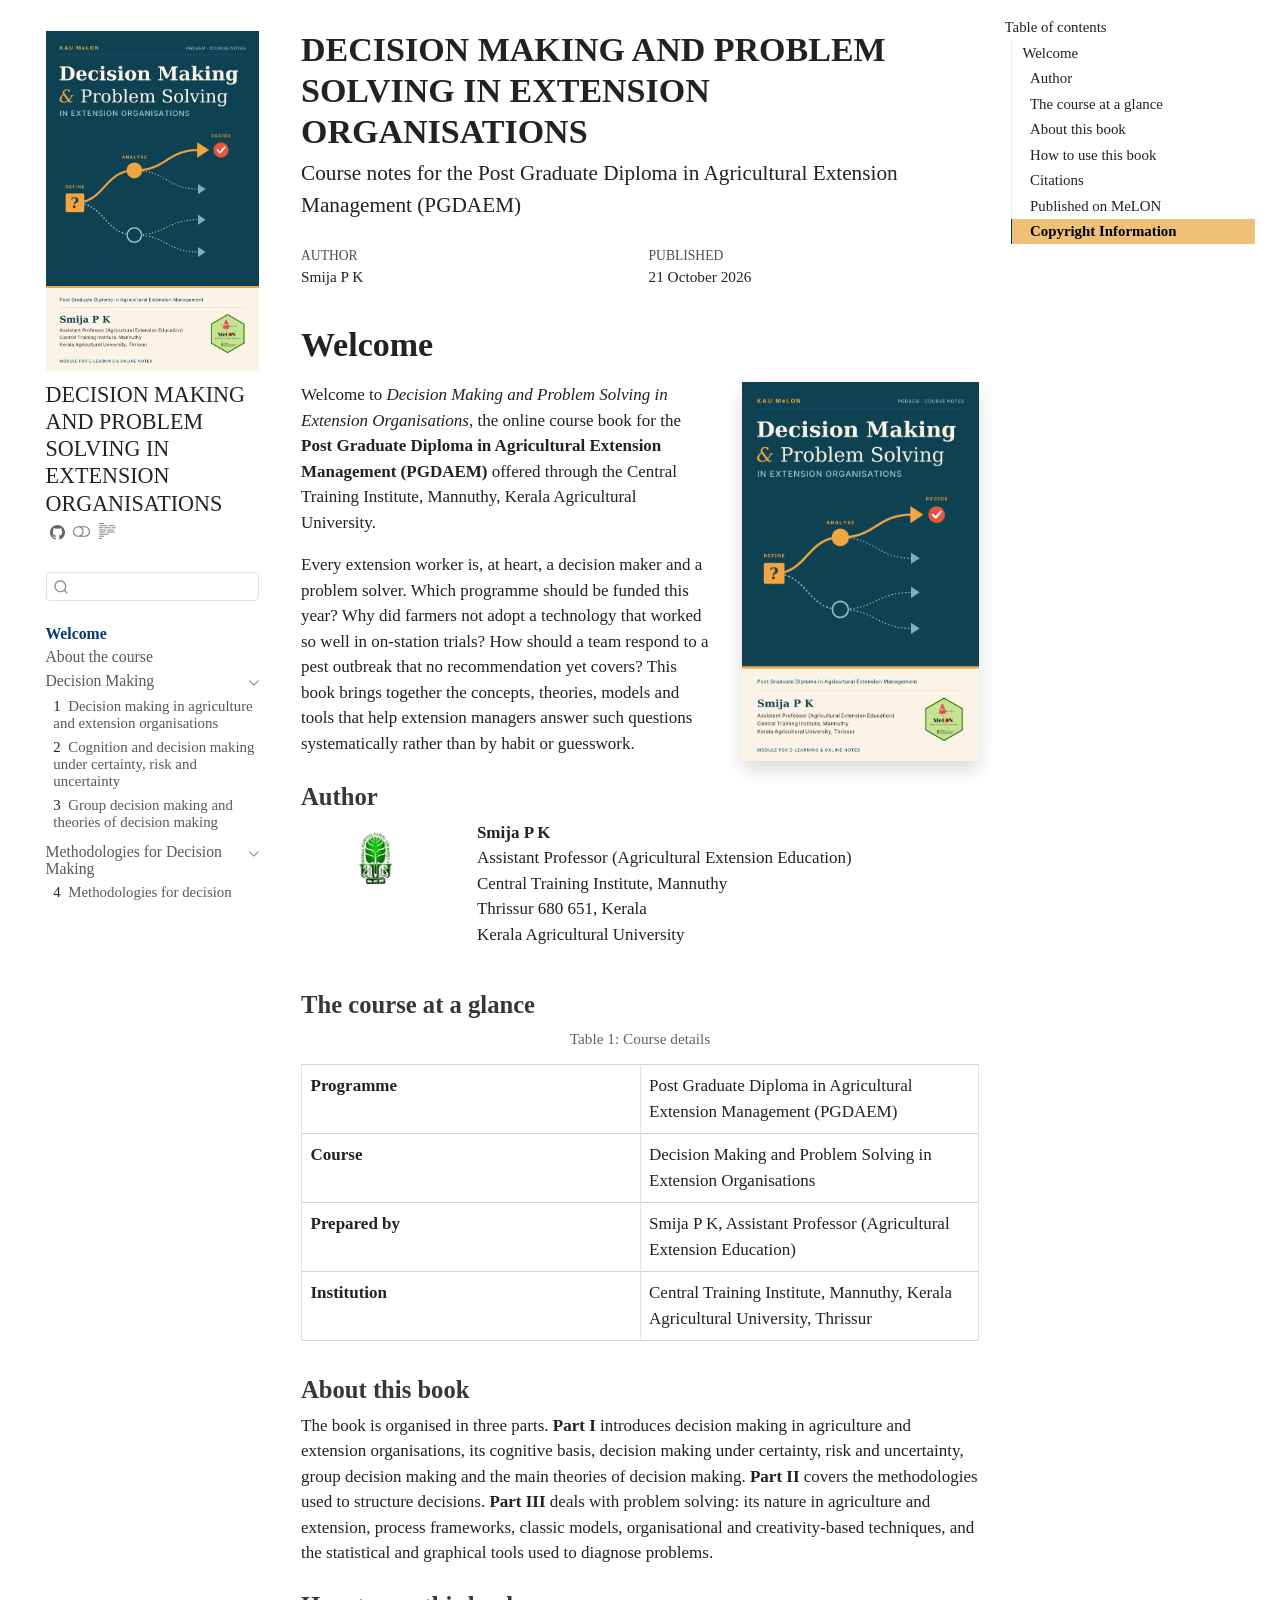
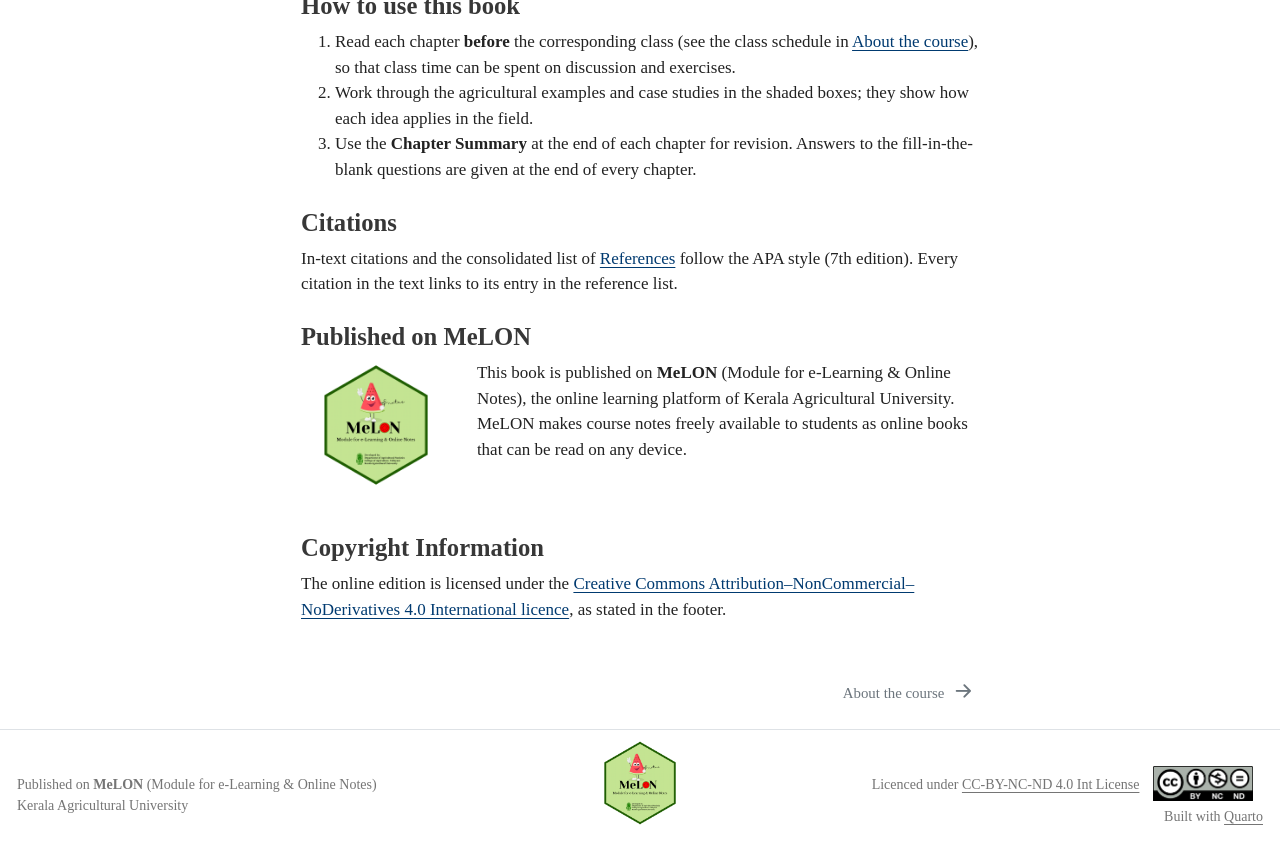
<file: docs/index.html>
<!DOCTYPE html>
<html xmlns="http://www.w3.org/1999/xhtml" lang="en" xml:lang="en"><head>

<meta charset="utf-8">
<meta name="generator" content="quarto-1.6.42">

<meta name="viewport" content="width=device-width, initial-scale=1.0, user-scalable=yes">

<meta name="author" content="Smija P K">
<meta name="dcterms.date" content="2026-10-21">

<title>DECISION MAKING AND PROBLEM SOLVING IN EXTENSION ORGANISATIONS</title>
<style>
code{white-space: pre-wrap;}
span.smallcaps{font-variant: small-caps;}
div.columns{display: flex; gap: min(4vw, 1.5em);}
div.column{flex: auto; overflow-x: auto;}
div.hanging-indent{margin-left: 1.5em; text-indent: -1.5em;}
ul.task-list{list-style: none;}
ul.task-list li input[type="checkbox"] {
  width: 0.8em;
  margin: 0 0.8em 0.2em -1em; /* quarto-specific, see https://github.com/quarto-dev/quarto-cli/issues/4556 */ 
  vertical-align: middle;
}
</style>


<script src="site_libs/quarto-nav/quarto-nav.js"></script>
<script src="site_libs/quarto-nav/headroom.min.js"></script>
<script src="site_libs/clipboard/clipboard.min.js"></script>
<script src="site_libs/quarto-search/autocomplete.umd.js"></script>
<script src="site_libs/quarto-search/fuse.min.js"></script>
<script src="site_libs/quarto-search/quarto-search.js"></script>
<meta name="quarto:offset" content="./">
<link href="./preface.html" rel="next">
<link href="./images/cover.png" rel="icon" type="image/png">
<script src="site_libs/quarto-html/quarto.js"></script>
<script src="site_libs/quarto-html/popper.min.js"></script>
<script src="site_libs/quarto-html/tippy.umd.min.js"></script>
<script src="site_libs/quarto-html/anchor.min.js"></script>
<link href="site_libs/quarto-html/tippy.css" rel="stylesheet">
<link href="site_libs/quarto-html/quarto-syntax-highlighting-2f5df379a58b258e96c21c0638c20c03.css" rel="stylesheet" class="quarto-color-scheme" id="quarto-text-highlighting-styles">
<link href="site_libs/quarto-html/quarto-syntax-highlighting-dark-b53751a350365c71b6c909e95f209ed1.css" rel="prefetch" class="quarto-color-scheme quarto-color-alternate" id="quarto-text-highlighting-styles">
<script src="site_libs/bootstrap/bootstrap.min.js"></script>
<link href="site_libs/bootstrap/bootstrap-icons.css" rel="stylesheet">
<link href="site_libs/bootstrap/bootstrap-e6df8a1b696ee27fb6a199db3da8af22.min.css" rel="stylesheet" append-hash="true" class="quarto-color-scheme" id="quarto-bootstrap" data-mode="light">
<link href="site_libs/bootstrap/bootstrap-dark-d80d2bd28ac41ce5b2bccad92fb0b5a6.min.css" rel="prefetch" append-hash="true" class="quarto-color-scheme quarto-color-alternate" id="quarto-bootstrap" data-mode="dark">
<script id="quarto-search-options" type="application/json">{
  "location": "sidebar",
  "copy-button": false,
  "collapse-after": 3,
  "panel-placement": "start",
  "type": "textbox",
  "limit": 50,
  "keyboard-shortcut": [
    "f",
    "/",
    "s"
  ],
  "show-item-context": false,
  "language": {
    "search-no-results-text": "No results",
    "search-matching-documents-text": "matching documents",
    "search-copy-link-title": "Copy link to search",
    "search-hide-matches-text": "Hide additional matches",
    "search-more-match-text": "more match in this document",
    "search-more-matches-text": "more matches in this document",
    "search-clear-button-title": "Clear",
    "search-text-placeholder": "",
    "search-detached-cancel-button-title": "Cancel",
    "search-submit-button-title": "Submit",
    "search-label": "Search"
  }
}</script>
<style>
/* Natural column widths for short data tables; retain local mobile scrolling. */
main table.compact-data-table {
  width: auto;
  min-width: 0;
  max-width: 100%;
  margin-inline: auto;
  table-layout: auto;
}
main table.compact-data-table th,
main table.compact-data-table td {
  padding: 0.4em 1em;
  vertical-align: middle;
  overflow-wrap: normal;
  word-break: normal;
}
</style>
<script>
// kable HTML cells retain $...$ delimiters; Pandoc's normal prose uses \(...\).
// Support both without changing the table data, markup, or print rendering.
window.MathJax = {
  tex: {
    inlineMath: { "[+]": [["$", "$"]] },
    processEscapes: true
  }
};
</script>


<meta property="og:title" content="DECISION MAKING AND PROBLEM SOLVING IN EXTENSION ORGANISATIONS">
<meta property="og:description" content="Course notes for the Post Graduate Diploma in Agricultural Extension Management (PGDAEM)">
<meta property="og:image" content="https://kaumelon.github.io/pgdaem-spk1/images/cover.png">
<meta property="og:site_name" content="DECISION MAKING AND PROBLEM SOLVING IN EXTENSION ORGANISATIONS">
<meta property="og:image:alt" content="Decision Making and Problem Solving in Extension Organisations">
<meta property="og:image:height" content="2000">
<meta property="og:image:width" content="1254">
<meta name="twitter:title" content="DECISION MAKING AND PROBLEM SOLVING IN EXTENSION ORGANISATIONS">
<meta name="twitter:description" content="Course notes for the Post Graduate Diploma in Agricultural Extension Management (PGDAEM)">
<meta name="twitter:image" content="https://kaumelon.github.io/pgdaem-spk1/images/cover.png">
<meta name="twitter:image:alt" content="Decision Making and Problem Solving in Extension Organisations">
<meta name="twitter:card" content="summary_large_image">
<meta name="twitter:image-height" content="2000">
<meta name="twitter:image-width" content="1254">
</head>

<body class="nav-sidebar floating">

<div id="quarto-search-results"></div>
  <header id="quarto-header" class="headroom fixed-top">
  <nav class="quarto-secondary-nav">
    <div class="container-fluid d-flex">
      <button type="button" class="quarto-btn-toggle btn" data-bs-toggle="collapse" role="button" data-bs-target=".quarto-sidebar-collapse-item" aria-controls="quarto-sidebar" aria-expanded="false" aria-label="Toggle sidebar navigation" onclick="if (window.quartoToggleHeadroom) { window.quartoToggleHeadroom(); }">
        <i class="bi bi-layout-text-sidebar-reverse"></i>
      </button>
        <nav class="quarto-page-breadcrumbs" aria-label="breadcrumb"><ol class="breadcrumb"><li class="breadcrumb-item"><a href="./index.html">Welcome</a></li></ol></nav>
        <a class="flex-grow-1" role="navigation" data-bs-toggle="collapse" data-bs-target=".quarto-sidebar-collapse-item" aria-controls="quarto-sidebar" aria-expanded="false" aria-label="Toggle sidebar navigation" onclick="if (window.quartoToggleHeadroom) { window.quartoToggleHeadroom(); }">      
        </a>
      <button type="button" class="btn quarto-search-button" aria-label="Search" onclick="window.quartoOpenSearch();">
        <i class="bi bi-search"></i>
      </button>
    </div>
  </nav>
</header>
<!-- content -->
<div id="quarto-content" class="quarto-container page-columns page-rows-contents page-layout-article">
<!-- sidebar -->
  <nav id="quarto-sidebar" class="sidebar collapse collapse-horizontal quarto-sidebar-collapse-item sidebar-navigation floating overflow-auto">
    <div class="pt-lg-2 mt-2 text-left sidebar-header sidebar-header-stacked">
      <a href="./index.html" class="sidebar-logo-link">
      <img src="./images/cover.png" alt="" class="sidebar-logo py-0 d-lg-inline d-none">
      </a>
    <div class="sidebar-title mb-0 py-0">
      <a href="./">DECISION MAKING AND PROBLEM SOLVING IN EXTENSION ORGANISATIONS</a> 
        <div class="sidebar-tools-main tools-wide">
    <a href="https://github.com/KAUMELON/pgdaem-spk1" title="Source Code" class="quarto-navigation-tool px-1" aria-label="Source Code"><i class="bi bi-github"></i></a>
  <a href="" class="quarto-color-scheme-toggle quarto-navigation-tool  px-1" onclick="window.quartoToggleColorScheme(); return false;" title="Toggle dark mode"><i class="bi"></i></a>
  <a href="" class="quarto-reader-toggle quarto-navigation-tool px-1" onclick="window.quartoToggleReader(); return false;" title="Toggle reader mode">
  <div class="quarto-reader-toggle-btn">
  <i class="bi"></i>
  </div>
</a>
</div>
    </div>
      </div>
        <div class="mt-2 flex-shrink-0 align-items-center">
        <div class="sidebar-search">
        <div id="quarto-search" class="" title="Search"></div>
        </div>
        </div>
    <div class="sidebar-menu-container"> 
    <ul class="list-unstyled mt-1">
        <li class="sidebar-item">
  <div class="sidebar-item-container"> 
  <a href="./index.html" class="sidebar-item-text sidebar-link active">
 <span class="menu-text">Welcome</span></a>
  </div>
</li>
        <li class="sidebar-item">
  <div class="sidebar-item-container"> 
  <a href="./preface.html" class="sidebar-item-text sidebar-link">
 <span class="menu-text">About the course</span></a>
  </div>
</li>
        <li class="sidebar-item sidebar-item-section">
      <div class="sidebar-item-container"> 
            <a class="sidebar-item-text sidebar-link text-start" data-bs-toggle="collapse" data-bs-target="#quarto-sidebar-section-1" role="navigation" aria-expanded="true">
 <span class="menu-text">Decision Making</span></a>
          <a class="sidebar-item-toggle text-start" data-bs-toggle="collapse" data-bs-target="#quarto-sidebar-section-1" role="navigation" aria-expanded="true" aria-label="Toggle section">
            <i class="bi bi-chevron-right ms-2"></i>
          </a> 
      </div>
      <ul id="quarto-sidebar-section-1" class="collapse list-unstyled sidebar-section depth1 show">  
          <li class="sidebar-item">
  <div class="sidebar-item-container"> 
  <a href="./decisionMaking.html" class="sidebar-item-text sidebar-link">
 <span class="menu-text"><span class="chapter-number">1</span>&nbsp; <span class="chapter-title">Decision making in agriculture and extension organisations</span></span></a>
  </div>
</li>
          <li class="sidebar-item">
  <div class="sidebar-item-container"> 
  <a href="./cognitionRisk.html" class="sidebar-item-text sidebar-link">
 <span class="menu-text"><span class="chapter-number">2</span>&nbsp; <span class="chapter-title">Cognition and decision making under certainty, risk and uncertainty</span></span></a>
  </div>
</li>
          <li class="sidebar-item">
  <div class="sidebar-item-container"> 
  <a href="./groupTheories.html" class="sidebar-item-text sidebar-link">
 <span class="menu-text"><span class="chapter-number">3</span>&nbsp; <span class="chapter-title">Group decision making and theories of decision making</span></span></a>
  </div>
</li>
      </ul>
  </li>
        <li class="sidebar-item sidebar-item-section">
      <div class="sidebar-item-container"> 
            <a class="sidebar-item-text sidebar-link text-start" data-bs-toggle="collapse" data-bs-target="#quarto-sidebar-section-2" role="navigation" aria-expanded="true">
 <span class="menu-text">Methodologies for Decision Making</span></a>
          <a class="sidebar-item-toggle text-start" data-bs-toggle="collapse" data-bs-target="#quarto-sidebar-section-2" role="navigation" aria-expanded="true" aria-label="Toggle section">
            <i class="bi bi-chevron-right ms-2"></i>
          </a> 
      </div>
      <ul id="quarto-sidebar-section-2" class="collapse list-unstyled sidebar-section depth1 show">  
          <li class="sidebar-item">
  <div class="sidebar-item-container"> 
  <a href="./dmMethods.html" class="sidebar-item-text sidebar-link">
 <span class="menu-text"><span class="chapter-number">4</span>&nbsp; <span class="chapter-title">Methodologies for decision making in extension organisations</span></span></a>
  </div>
</li>
      </ul>
  </li>
        <li class="sidebar-item sidebar-item-section">
      <div class="sidebar-item-container"> 
            <a class="sidebar-item-text sidebar-link text-start" data-bs-toggle="collapse" data-bs-target="#quarto-sidebar-section-3" role="navigation" aria-expanded="true">
 <span class="menu-text">Problem Solving</span></a>
          <a class="sidebar-item-toggle text-start" data-bs-toggle="collapse" data-bs-target="#quarto-sidebar-section-3" role="navigation" aria-expanded="true" aria-label="Toggle section">
            <i class="bi bi-chevron-right ms-2"></i>
          </a> 
      </div>
      <ul id="quarto-sidebar-section-3" class="collapse list-unstyled sidebar-section depth1 show">  
          <li class="sidebar-item">
  <div class="sidebar-item-container"> 
  <a href="./problemSolving.html" class="sidebar-item-text sidebar-link">
 <span class="menu-text"><span class="chapter-number">5</span>&nbsp; <span class="chapter-title">Problem solving in agriculture and extension organisations</span></span></a>
  </div>
</li>
          <li class="sidebar-item">
  <div class="sidebar-item-container"> 
  <a href="./psModels.html" class="sidebar-item-text sidebar-link">
 <span class="menu-text"><span class="chapter-number">6</span>&nbsp; <span class="chapter-title">Theories, models and techniques for problem solving</span></span></a>
  </div>
</li>
          <li class="sidebar-item">
  <div class="sidebar-item-container"> 
  <a href="./statTools.html" class="sidebar-item-text sidebar-link">
 <span class="menu-text"><span class="chapter-number">7</span>&nbsp; <span class="chapter-title">Statistical and graphical methods and the E5 framework for problem solving</span></span></a>
  </div>
</li>
      </ul>
  </li>
        <li class="sidebar-item sidebar-item-section">
      <div class="sidebar-item-container"> 
            <a class="sidebar-item-text sidebar-link text-start" data-bs-toggle="collapse" data-bs-target="#quarto-sidebar-section-4" role="navigation" aria-expanded="true">
 <span class="menu-text">Appendices</span></a>
          <a class="sidebar-item-toggle text-start" data-bs-toggle="collapse" data-bs-target="#quarto-sidebar-section-4" role="navigation" aria-expanded="true" aria-label="Toggle section">
            <i class="bi bi-chevron-right ms-2"></i>
          </a> 
      </div>
      <ul id="quarto-sidebar-section-4" class="collapse list-unstyled sidebar-section depth1 show">  
          <li class="sidebar-item">
  <div class="sidebar-item-container"> 
  <a href="./references.html" class="sidebar-item-text sidebar-link">
 <span class="menu-text">References</span></a>
  </div>
</li>
      </ul>
  </li>
    </ul>
    </div>
</nav>
<div id="quarto-sidebar-glass" class="quarto-sidebar-collapse-item" data-bs-toggle="collapse" data-bs-target=".quarto-sidebar-collapse-item"></div>
<!-- margin-sidebar -->
    <div id="quarto-margin-sidebar" class="sidebar margin-sidebar">
        <nav id="TOC" role="doc-toc" class="toc-active">
    <h2 id="toc-title">Table of contents</h2>
   
  <ul>
  <li><a href="#welcome" id="toc-welcome" class="nav-link active" data-scroll-target="#welcome">Welcome</a>
  <ul class="collapse">
  <li><a href="#author" id="toc-author" class="nav-link" data-scroll-target="#author">Author</a></li>
  <li><a href="#the-course-at-a-glance" id="toc-the-course-at-a-glance" class="nav-link" data-scroll-target="#the-course-at-a-glance">The course at a glance</a></li>
  <li><a href="#about-this-book" id="toc-about-this-book" class="nav-link" data-scroll-target="#about-this-book">About this book</a></li>
  <li><a href="#how-to-use-this-book" id="toc-how-to-use-this-book" class="nav-link" data-scroll-target="#how-to-use-this-book">How to use this book</a></li>
  <li><a href="#citations" id="toc-citations" class="nav-link" data-scroll-target="#citations">Citations</a></li>
  <li><a href="#published-on-melon" id="toc-published-on-melon" class="nav-link" data-scroll-target="#published-on-melon">Published on MeLON</a></li>
  <li><a href="#copyright-information" id="toc-copyright-information" class="nav-link" data-scroll-target="#copyright-information">Copyright Information</a></li>
  </ul></li>
  </ul>
</nav>
    </div>
<!-- main -->
<main class="content" id="quarto-document-content">

<header id="title-block-header" class="quarto-title-block default">
<div class="quarto-title">
<h1 class="title">DECISION MAKING AND PROBLEM SOLVING IN EXTENSION ORGANISATIONS</h1>
<p class="subtitle lead">Course notes for the Post Graduate Diploma in Agricultural Extension Management (PGDAEM)</p>
</div>



<div class="quarto-title-meta">

    <div>
    <div class="quarto-title-meta-heading">Author</div>
    <div class="quarto-title-meta-contents">
             <p>Smija P K </p>
          </div>
  </div>
    
    <div>
    <div class="quarto-title-meta-heading">Published</div>
    <div class="quarto-title-meta-contents">
      <p class="date">21 October 2026</p>
    </div>
  </div>
  
    
  </div>
  


</header>



<section id="welcome" class="level1 unnumbered">
<h1 class="unnumbered">Welcome</h1><p><img src="images/cover.png" title="DECISION MAKING AND PROBLEM SOLVING IN EXTENSION ORGANISATIONS" class="quarto-cover-image img-fluid"></p>
<p>Welcome to <em>Decision Making and Problem Solving in Extension Organisations</em>, the online course book for the <strong>Post Graduate Diploma in Agricultural Extension Management (PGDAEM)</strong> offered through the Central Training Institute, Mannuthy, Kerala Agricultural University.</p>
<p>Every extension worker is, at heart, a decision maker and a problem solver. Which programme should be funded this year? Why did farmers not adopt a technology that worked so well in on-station trials? How should a team respond to a pest outbreak that no recommendation yet covers? This book brings together the concepts, theories, models and tools that help extension managers answer such questions systematically rather than by habit or guesswork.</p>
<section id="author" class="level3 unnumbered">
<h3 class="unnumbered anchored" data-anchor-id="author">Author</h3>
<div class="grid">
<div class="g-col-12 g-col-md-3" style="text-align:center">
<p><img src="images/kaulogo.png" class="img-fluid" alt="Kerala Agricultural University logo" width="110"></p>
</div>
<div class="g-col-12 g-col-md-9">
<p><strong>Smija P K</strong><br>
Assistant Professor (Agricultural Extension Education)<br>
Central Training Institute, Mannuthy<br>
Thrissur 680 651, Kerala<br>
Kerala Agricultural University</p>
</div>
</div>
</section>
<section id="the-course-at-a-glance" class="level3 unnumbered">
<h3 class="unnumbered anchored" data-anchor-id="the-course-at-a-glance">The course at a glance</h3>
<div id="tbl-course" class="bordered quarto-float quarto-figure quarto-figure-center anchored">
<figure class="quarto-float quarto-float-tbl figure">
<figcaption class="quarto-float-caption-top quarto-float-caption quarto-float-tbl" id="tbl-course-caption-0ceaefa1-69ba-4598-a22c-09a6ac19f8ca">
Table&nbsp;1: Course details
</figcaption>
<div aria-describedby="tbl-course-caption-0ceaefa1-69ba-4598-a22c-09a6ac19f8ca">
<table class="table-bordered caption-top table">
<colgroup>
<col style="width: 50%">
<col style="width: 50%">
</colgroup>
<tbody>
<tr class="odd">
<td style="text-align: left;"><strong>Programme</strong></td>
<td style="text-align: left;">Post Graduate Diploma in Agricultural Extension Management (PGDAEM)</td>
</tr>
<tr class="even">
<td style="text-align: left;"><strong>Course</strong></td>
<td style="text-align: left;">Decision Making and Problem Solving in Extension Organisations</td>
</tr>
<tr class="odd">
<td style="text-align: left;"><strong>Prepared by</strong></td>
<td style="text-align: left;">Smija P K, Assistant Professor (Agricultural Extension Education)</td>
</tr>
<tr class="even">
<td style="text-align: left;"><strong>Institution</strong></td>
<td style="text-align: left;">Central Training Institute, Mannuthy, Kerala Agricultural University, Thrissur</td>
</tr>
</tbody>
</table>
</div>
</figure>
</div>
</section>
<section id="about-this-book" class="level3 unnumbered">
<h3 class="unnumbered anchored" data-anchor-id="about-this-book">About this book</h3>
<p>The book is organised in three parts. <strong>Part I</strong> introduces decision making in agriculture and extension organisations, its cognitive basis, decision making under certainty, risk and uncertainty, group decision making and the main theories of decision making. <strong>Part II</strong> covers the methodologies used to structure decisions. <strong>Part III</strong> deals with problem solving: its nature in agriculture and extension, process frameworks, classic models, organisational and creativity-based techniques, and the statistical and graphical tools used to diagnose problems.</p>
</section>
<section id="how-to-use-this-book" class="level3 unnumbered">
<h3 class="unnumbered anchored" data-anchor-id="how-to-use-this-book">How to use this book</h3>
<ol type="1">
<li>Read each chapter <strong>before</strong> the corresponding class (see the class schedule in <a href="./preface.html">About the course</a>), so that class time can be spent on discussion and exercises.</li>
<li>Work through the agricultural examples and case studies in the shaded boxes; they show how each idea applies in the field.</li>
<li>Use the <strong>Chapter Summary</strong> at the end of each chapter for revision. Answers to the fill-in-the-blank questions are given at the end of every chapter.</li>
</ol>
</section>
<section id="citations" class="level3 unnumbered">
<h3 class="unnumbered anchored" data-anchor-id="citations">Citations</h3>
<p>In-text citations and the consolidated list of <a href="./references.html">References</a> follow the APA style (7th edition). Every citation in the text links to its entry in the reference list.</p>
</section>
<section id="published-on-melon" class="level3 unnumbered">
<h3 class="unnumbered anchored" data-anchor-id="published-on-melon">Published on MeLON</h3>
<div class="grid">
<div class="g-col-12 g-col-md-3" style="text-align:center">
<p><img src="images/melon.png" class="img-fluid" alt="MeLON logo" width="130"></p>
</div>
<div class="g-col-12 g-col-md-9">
<p>This book is published on <strong>MeLON</strong> (Module for e-Learning &amp; Online Notes), the online learning platform of Kerala Agricultural University. MeLON makes course notes freely available to students as online books that can be read on any device.</p>
</div>
</div>
</section>
<section id="copyright-information" class="level3 unnumbered">
<h3 class="unnumbered anchored" data-anchor-id="copyright-information">Copyright Information</h3>
<p>The online edition is licensed under the <a href="https://creativecommons.org/licenses/by-nc-nd/4.0/">Creative Commons Attribution–NonCommercial–NoDerivatives 4.0 International licence</a>, as stated in the footer.</p>


</section>
</section>

</main> <!-- /main -->
<script id="quarto-html-after-body" type="application/javascript">
window.document.addEventListener("DOMContentLoaded", function (event) {
  const toggleBodyColorMode = (bsSheetEl) => {
    const mode = bsSheetEl.getAttribute("data-mode");
    const bodyEl = window.document.querySelector("body");
    if (mode === "dark") {
      bodyEl.classList.add("quarto-dark");
      bodyEl.classList.remove("quarto-light");
    } else {
      bodyEl.classList.add("quarto-light");
      bodyEl.classList.remove("quarto-dark");
    }
  }
  const toggleBodyColorPrimary = () => {
    const bsSheetEl = window.document.querySelector("link#quarto-bootstrap");
    if (bsSheetEl) {
      toggleBodyColorMode(bsSheetEl);
    }
  }
  toggleBodyColorPrimary();  
  const disableStylesheet = (stylesheets) => {
    for (let i=0; i < stylesheets.length; i++) {
      const stylesheet = stylesheets[i];
      stylesheet.rel = 'prefetch';
    }
  }
  const enableStylesheet = (stylesheets) => {
    for (let i=0; i < stylesheets.length; i++) {
      const stylesheet = stylesheets[i];
      stylesheet.rel = 'stylesheet';
    }
  }
  const manageTransitions = (selector, allowTransitions) => {
    const els = window.document.querySelectorAll(selector);
    for (let i=0; i < els.length; i++) {
      const el = els[i];
      if (allowTransitions) {
        el.classList.remove('notransition');
      } else {
        el.classList.add('notransition');
      }
    }
  }
  const toggleGiscusIfUsed = (isAlternate, darkModeDefault) => {
    const baseTheme = document.querySelector('#giscus-base-theme')?.value ?? 'light';
    const alternateTheme = document.querySelector('#giscus-alt-theme')?.value ?? 'dark';
    let newTheme = '';
    if(darkModeDefault) {
      newTheme = isAlternate ? baseTheme : alternateTheme;
    } else {
      newTheme = isAlternate ? alternateTheme : baseTheme;
    }
    const changeGiscusTheme = () => {
      // From: https://github.com/giscus/giscus/issues/336
      const sendMessage = (message) => {
        const iframe = document.querySelector('iframe.giscus-frame');
        if (!iframe) return;
        iframe.contentWindow.postMessage({ giscus: message }, 'https://giscus.app');
      }
      sendMessage({
        setConfig: {
          theme: newTheme
        }
      });
    }
    const isGiscussLoaded = window.document.querySelector('iframe.giscus-frame') !== null;
    if (isGiscussLoaded) {
      changeGiscusTheme();
    }
  }
  const toggleColorMode = (alternate) => {
    // Switch the stylesheets
    const alternateStylesheets = window.document.querySelectorAll('link.quarto-color-scheme.quarto-color-alternate');
    manageTransitions('#quarto-margin-sidebar .nav-link', false);
    if (alternate) {
      enableStylesheet(alternateStylesheets);
      for (const sheetNode of alternateStylesheets) {
        if (sheetNode.id === "quarto-bootstrap") {
          toggleBodyColorMode(sheetNode);
        }
      }
    } else {
      disableStylesheet(alternateStylesheets);
      toggleBodyColorPrimary();
    }
    manageTransitions('#quarto-margin-sidebar .nav-link', true);
    // Switch the toggles
    const toggles = window.document.querySelectorAll('.quarto-color-scheme-toggle');
    for (let i=0; i < toggles.length; i++) {
      const toggle = toggles[i];
      if (toggle) {
        if (alternate) {
          toggle.classList.add("alternate");     
        } else {
          toggle.classList.remove("alternate");
        }
      }
    }
    // Hack to workaround the fact that safari doesn't
    // properly recolor the scrollbar when toggling (#1455)
    if (navigator.userAgent.indexOf('Safari') > 0 && navigator.userAgent.indexOf('Chrome') == -1) {
      manageTransitions("body", false);
      window.scrollTo(0, 1);
      setTimeout(() => {
        window.scrollTo(0, 0);
        manageTransitions("body", true);
      }, 40);  
    }
  }
  const isFileUrl = () => { 
    return window.location.protocol === 'file:';
  }
  const hasAlternateSentinel = () => {  
    let styleSentinel = getColorSchemeSentinel();
    if (styleSentinel !== null) {
      return styleSentinel === "alternate";
    } else {
      return false;
    }
  }
  const setStyleSentinel = (alternate) => {
    const value = alternate ? "alternate" : "default";
    if (!isFileUrl()) {
      window.localStorage.setItem("quarto-color-scheme", value);
    } else {
      localAlternateSentinel = value;
    }
  }
  const getColorSchemeSentinel = () => {
    if (!isFileUrl()) {
      const storageValue = window.localStorage.getItem("quarto-color-scheme");
      return storageValue != null ? storageValue : localAlternateSentinel;
    } else {
      return localAlternateSentinel;
    }
  }
  const darkModeDefault = false;
  let localAlternateSentinel = darkModeDefault ? 'alternate' : 'default';
  // Dark / light mode switch
  window.quartoToggleColorScheme = () => {
    // Read the current dark / light value 
    let toAlternate = !hasAlternateSentinel();
    toggleColorMode(toAlternate);
    setStyleSentinel(toAlternate);
    toggleGiscusIfUsed(toAlternate, darkModeDefault);
  };
  // Ensure there is a toggle, if there isn't float one in the top right
  if (window.document.querySelector('.quarto-color-scheme-toggle') === null) {
    const a = window.document.createElement('a');
    a.classList.add('top-right');
    a.classList.add('quarto-color-scheme-toggle');
    a.href = "";
    a.onclick = function() { try { window.quartoToggleColorScheme(); } catch {} return false; };
    const i = window.document.createElement("i");
    i.classList.add('bi');
    a.appendChild(i);
    window.document.body.appendChild(a);
  }
  // Switch to dark mode if need be
  if (hasAlternateSentinel()) {
    toggleColorMode(true);
  } else {
    toggleColorMode(false);
  }
  const icon = "";
  const anchorJS = new window.AnchorJS();
  anchorJS.options = {
    placement: 'right',
    icon: icon
  };
  anchorJS.add('.anchored');
  const isCodeAnnotation = (el) => {
    for (const clz of el.classList) {
      if (clz.startsWith('code-annotation-')) {                     
        return true;
      }
    }
    return false;
  }
  const onCopySuccess = function(e) {
    // button target
    const button = e.trigger;
    // don't keep focus
    button.blur();
    // flash "checked"
    button.classList.add('code-copy-button-checked');
    var currentTitle = button.getAttribute("title");
    button.setAttribute("title", "Copied!");
    let tooltip;
    if (window.bootstrap) {
      button.setAttribute("data-bs-toggle", "tooltip");
      button.setAttribute("data-bs-placement", "left");
      button.setAttribute("data-bs-title", "Copied!");
      tooltip = new bootstrap.Tooltip(button, 
        { trigger: "manual", 
          customClass: "code-copy-button-tooltip",
          offset: [0, -8]});
      tooltip.show();    
    }
    setTimeout(function() {
      if (tooltip) {
        tooltip.hide();
        button.removeAttribute("data-bs-title");
        button.removeAttribute("data-bs-toggle");
        button.removeAttribute("data-bs-placement");
      }
      button.setAttribute("title", currentTitle);
      button.classList.remove('code-copy-button-checked');
    }, 1000);
    // clear code selection
    e.clearSelection();
  }
  const getTextToCopy = function(trigger) {
      const codeEl = trigger.previousElementSibling.cloneNode(true);
      for (const childEl of codeEl.children) {
        if (isCodeAnnotation(childEl)) {
          childEl.remove();
        }
      }
      return codeEl.innerText;
  }
  const clipboard = new window.ClipboardJS('.code-copy-button:not([data-in-quarto-modal])', {
    text: getTextToCopy
  });
  clipboard.on('success', onCopySuccess);
  if (window.document.getElementById('quarto-embedded-source-code-modal')) {
    const clipboardModal = new window.ClipboardJS('.code-copy-button[data-in-quarto-modal]', {
      text: getTextToCopy,
      container: window.document.getElementById('quarto-embedded-source-code-modal')
    });
    clipboardModal.on('success', onCopySuccess);
  }
    var localhostRegex = new RegExp(/^(?:http|https):\/\/localhost\:?[0-9]*\//);
    var mailtoRegex = new RegExp(/^mailto:/);
      var filterRegex = new RegExp("https:\/\/kaumelon\.github\.io\/pgdaem-spk1\/");
    var isInternal = (href) => {
        return filterRegex.test(href) || localhostRegex.test(href) || mailtoRegex.test(href);
    }
    // Inspect non-navigation links and adorn them if external
 	var links = window.document.querySelectorAll('a[href]:not(.nav-link):not(.navbar-brand):not(.toc-action):not(.sidebar-link):not(.sidebar-item-toggle):not(.pagination-link):not(.no-external):not([aria-hidden]):not(.dropdown-item):not(.quarto-navigation-tool):not(.about-link)');
    for (var i=0; i<links.length; i++) {
      const link = links[i];
      if (!isInternal(link.href)) {
        // undo the damage that might have been done by quarto-nav.js in the case of
        // links that we want to consider external
        if (link.dataset.originalHref !== undefined) {
          link.href = link.dataset.originalHref;
        }
      }
    }
  function tippyHover(el, contentFn, onTriggerFn, onUntriggerFn) {
    const config = {
      allowHTML: true,
      maxWidth: 500,
      delay: 100,
      arrow: false,
      appendTo: function(el) {
          return el.parentElement;
      },
      interactive: true,
      interactiveBorder: 10,
      theme: 'quarto',
      placement: 'bottom-start',
    };
    if (contentFn) {
      config.content = contentFn;
    }
    if (onTriggerFn) {
      config.onTrigger = onTriggerFn;
    }
    if (onUntriggerFn) {
      config.onUntrigger = onUntriggerFn;
    }
    window.tippy(el, config); 
  }
  const noterefs = window.document.querySelectorAll('a[role="doc-noteref"]');
  for (var i=0; i<noterefs.length; i++) {
    const ref = noterefs[i];
    tippyHover(ref, function() {
      // use id or data attribute instead here
      let href = ref.getAttribute('data-footnote-href') || ref.getAttribute('href');
      try { href = new URL(href).hash; } catch {}
      const id = href.replace(/^#\/?/, "");
      const note = window.document.getElementById(id);
      if (note) {
        return note.innerHTML;
      } else {
        return "";
      }
    });
  }
  const xrefs = window.document.querySelectorAll('a.quarto-xref');
  const processXRef = (id, note) => {
    // Strip column container classes
    const stripColumnClz = (el) => {
      el.classList.remove("page-full", "page-columns");
      if (el.children) {
        for (const child of el.children) {
          stripColumnClz(child);
        }
      }
    }
    stripColumnClz(note)
    if (id === null || id.startsWith('sec-')) {
      // Special case sections, only their first couple elements
      const container = document.createElement("div");
      if (note.children && note.children.length > 2) {
        container.appendChild(note.children[0].cloneNode(true));
        for (let i = 1; i < note.children.length; i++) {
          const child = note.children[i];
          if (child.tagName === "P" && child.innerText === "") {
            continue;
          } else {
            container.appendChild(child.cloneNode(true));
            break;
          }
        }
        if (window.Quarto?.typesetMath) {
          window.Quarto.typesetMath(container);
        }
        return container.innerHTML
      } else {
        if (window.Quarto?.typesetMath) {
          window.Quarto.typesetMath(note);
        }
        return note.innerHTML;
      }
    } else {
      // Remove any anchor links if they are present
      const anchorLink = note.querySelector('a.anchorjs-link');
      if (anchorLink) {
        anchorLink.remove();
      }
      if (window.Quarto?.typesetMath) {
        window.Quarto.typesetMath(note);
      }
      if (note.classList.contains("callout")) {
        return note.outerHTML;
      } else {
        return note.innerHTML;
      }
    }
  }
  for (var i=0; i<xrefs.length; i++) {
    const xref = xrefs[i];
    tippyHover(xref, undefined, function(instance) {
      instance.disable();
      let url = xref.getAttribute('href');
      let hash = undefined; 
      if (url.startsWith('#')) {
        hash = url;
      } else {
        try { hash = new URL(url).hash; } catch {}
      }
      if (hash) {
        const id = hash.replace(/^#\/?/, "");
        const note = window.document.getElementById(id);
        if (note !== null) {
          try {
            const html = processXRef(id, note.cloneNode(true));
            instance.setContent(html);
          } finally {
            instance.enable();
            instance.show();
          }
        } else {
          // See if we can fetch this
          fetch(url.split('#')[0])
          .then(res => res.text())
          .then(html => {
            const parser = new DOMParser();
            const htmlDoc = parser.parseFromString(html, "text/html");
            const note = htmlDoc.getElementById(id);
            if (note !== null) {
              const html = processXRef(id, note);
              instance.setContent(html);
            } 
          }).finally(() => {
            instance.enable();
            instance.show();
          });
        }
      } else {
        // See if we can fetch a full url (with no hash to target)
        // This is a special case and we should probably do some content thinning / targeting
        fetch(url)
        .then(res => res.text())
        .then(html => {
          const parser = new DOMParser();
          const htmlDoc = parser.parseFromString(html, "text/html");
          const note = htmlDoc.querySelector('main.content');
          if (note !== null) {
            // This should only happen for chapter cross references
            // (since there is no id in the URL)
            // remove the first header
            if (note.children.length > 0 && note.children[0].tagName === "HEADER") {
              note.children[0].remove();
            }
            const html = processXRef(null, note);
            instance.setContent(html);
          } 
        }).finally(() => {
          instance.enable();
          instance.show();
        });
      }
    }, function(instance) {
    });
  }
      let selectedAnnoteEl;
      const selectorForAnnotation = ( cell, annotation) => {
        let cellAttr = 'data-code-cell="' + cell + '"';
        let lineAttr = 'data-code-annotation="' +  annotation + '"';
        const selector = 'span[' + cellAttr + '][' + lineAttr + ']';
        return selector;
      }
      const selectCodeLines = (annoteEl) => {
        const doc = window.document;
        const targetCell = annoteEl.getAttribute("data-target-cell");
        const targetAnnotation = annoteEl.getAttribute("data-target-annotation");
        const annoteSpan = window.document.querySelector(selectorForAnnotation(targetCell, targetAnnotation));
        const lines = annoteSpan.getAttribute("data-code-lines").split(",");
        const lineIds = lines.map((line) => {
          return targetCell + "-" + line;
        })
        let top = null;
        let height = null;
        let parent = null;
        if (lineIds.length > 0) {
            //compute the position of the single el (top and bottom and make a div)
            const el = window.document.getElementById(lineIds[0]);
            top = el.offsetTop;
            height = el.offsetHeight;
            parent = el.parentElement.parentElement;
          if (lineIds.length > 1) {
            const lastEl = window.document.getElementById(lineIds[lineIds.length - 1]);
            const bottom = lastEl.offsetTop + lastEl.offsetHeight;
            height = bottom - top;
          }
          if (top !== null && height !== null && parent !== null) {
            // cook up a div (if necessary) and position it 
            let div = window.document.getElementById("code-annotation-line-highlight");
            if (div === null) {
              div = window.document.createElement("div");
              div.setAttribute("id", "code-annotation-line-highlight");
              div.style.position = 'absolute';
              parent.appendChild(div);
            }
            div.style.top = top - 2 + "px";
            div.style.height = height + 4 + "px";
            div.style.left = 0;
            let gutterDiv = window.document.getElementById("code-annotation-line-highlight-gutter");
            if (gutterDiv === null) {
              gutterDiv = window.document.createElement("div");
              gutterDiv.setAttribute("id", "code-annotation-line-highlight-gutter");
              gutterDiv.style.position = 'absolute';
              const codeCell = window.document.getElementById(targetCell);
              const gutter = codeCell.querySelector('.code-annotation-gutter');
              gutter.appendChild(gutterDiv);
            }
            gutterDiv.style.top = top - 2 + "px";
            gutterDiv.style.height = height + 4 + "px";
          }
          selectedAnnoteEl = annoteEl;
        }
      };
      const unselectCodeLines = () => {
        const elementsIds = ["code-annotation-line-highlight", "code-annotation-line-highlight-gutter"];
        elementsIds.forEach((elId) => {
          const div = window.document.getElementById(elId);
          if (div) {
            div.remove();
          }
        });
        selectedAnnoteEl = undefined;
      };
        // Handle positioning of the toggle
    window.addEventListener(
      "resize",
      throttle(() => {
        elRect = undefined;
        if (selectedAnnoteEl) {
          selectCodeLines(selectedAnnoteEl);
        }
      }, 10)
    );
    function throttle(fn, ms) {
    let throttle = false;
    let timer;
      return (...args) => {
        if(!throttle) { // first call gets through
            fn.apply(this, args);
            throttle = true;
        } else { // all the others get throttled
            if(timer) clearTimeout(timer); // cancel #2
            timer = setTimeout(() => {
              fn.apply(this, args);
              timer = throttle = false;
            }, ms);
        }
      };
    }
      // Attach click handler to the DT
      const annoteDls = window.document.querySelectorAll('dt[data-target-cell]');
      for (const annoteDlNode of annoteDls) {
        annoteDlNode.addEventListener('click', (event) => {
          const clickedEl = event.target;
          if (clickedEl !== selectedAnnoteEl) {
            unselectCodeLines();
            const activeEl = window.document.querySelector('dt[data-target-cell].code-annotation-active');
            if (activeEl) {
              activeEl.classList.remove('code-annotation-active');
            }
            selectCodeLines(clickedEl);
            clickedEl.classList.add('code-annotation-active');
          } else {
            // Unselect the line
            unselectCodeLines();
            clickedEl.classList.remove('code-annotation-active');
          }
        });
      }
  const findCites = (el) => {
    const parentEl = el.parentElement;
    if (parentEl) {
      const cites = parentEl.dataset.cites;
      if (cites) {
        return {
          el,
          cites: cites.split(' ')
        };
      } else {
        return findCites(el.parentElement)
      }
    } else {
      return undefined;
    }
  };
  var bibliorefs = window.document.querySelectorAll('a[role="doc-biblioref"]');
  for (var i=0; i<bibliorefs.length; i++) {
    const ref = bibliorefs[i];
    const citeInfo = findCites(ref);
    if (citeInfo) {
      tippyHover(citeInfo.el, function() {
        var popup = window.document.createElement('div');
        citeInfo.cites.forEach(function(cite) {
          var citeDiv = window.document.createElement('div');
          citeDiv.classList.add('hanging-indent');
          citeDiv.classList.add('csl-entry');
          var biblioDiv = window.document.getElementById('ref-' + cite);
          if (biblioDiv) {
            citeDiv.innerHTML = biblioDiv.innerHTML;
          }
          popup.appendChild(citeDiv);
        });
        return popup.innerHTML;
      });
    }
  }
});
</script>
<nav class="page-navigation">
  <div class="nav-page nav-page-previous">
  </div>
  <div class="nav-page nav-page-next">
      <a href="./preface.html" class="pagination-link" aria-label="About the course">
        <span class="nav-page-text">About the course</span> <i class="bi bi-arrow-right-short"></i>
      </a>
  </div>
</nav>
</div> <!-- /content -->
<footer class="footer">
  <div class="nav-footer">
    <div class="nav-footer-left">
<p>Published on <strong>MeLON</strong> (Module for e-Learning &amp; Online Notes)<br>Kerala Agricultural University</p>
</div>   
    <div class="nav-footer-center">
<p><img src="./images/melon.png" class="img-fluid" style="width: auto; height: 90px; padding-left: 10px; padding-right: 10px; margin-bottom:5px;" alt="MeLON logo"></p>
</div>
    <div class="nav-footer-right">
<p>Licenced under <a href="https://creativecommons.org/licenses/by-nc-nd/4.0/">CC-BY-NC-ND 4.0 Int License</a> <a href="http://creativecommons.org/licenses/by-nc-nd/4.0/"><img src="./images/cclogo.png" class="img-fluid" style="width: auto; height: 35px; padding-left: 10px; padding-right: 10px; margin-bottom:5px;"></a> Built with <a href="https://quarto.org/">Quarto</a></p>
</div>
  </div>
</footer>
<script defer="" src="https://kaumelon.github.io/PGDAEM-spk1/assets/melon-tracker.js" data-book="pgdaem-decision-making"></script>




</body></html>
</file>
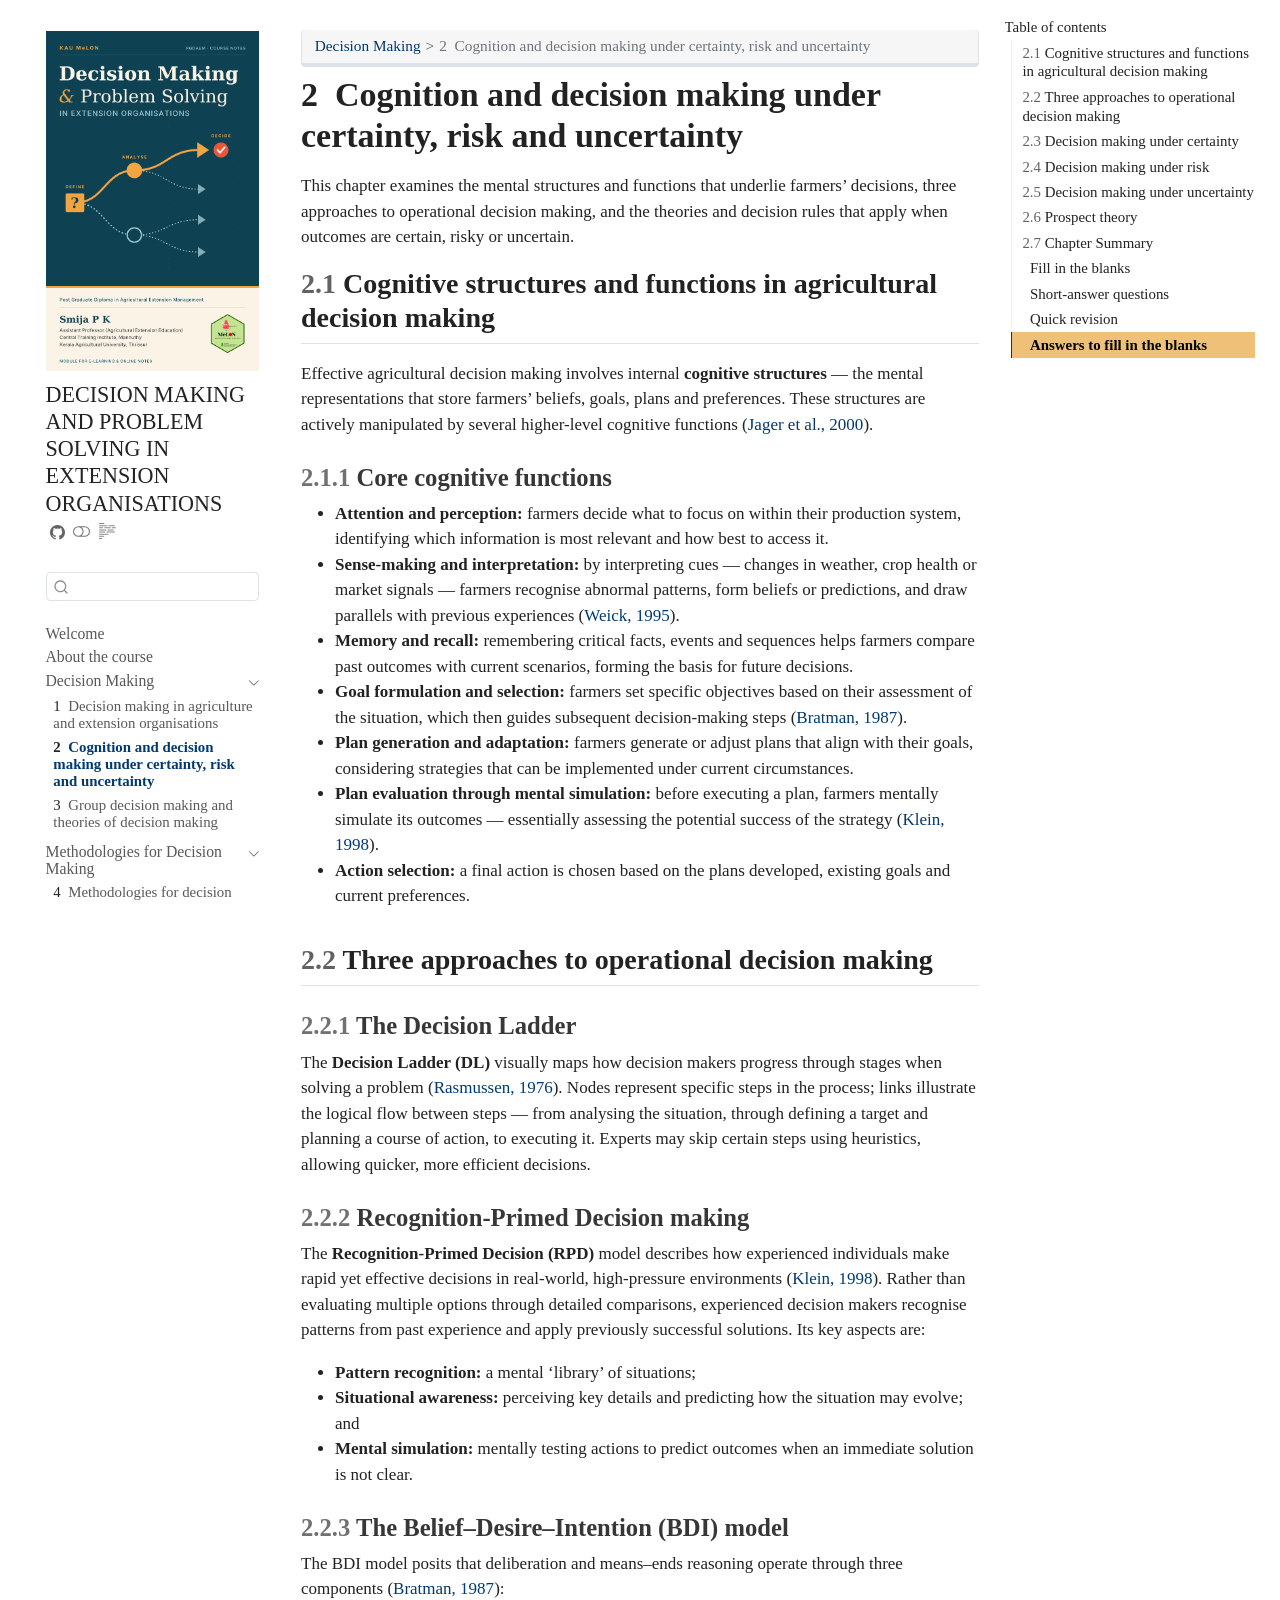
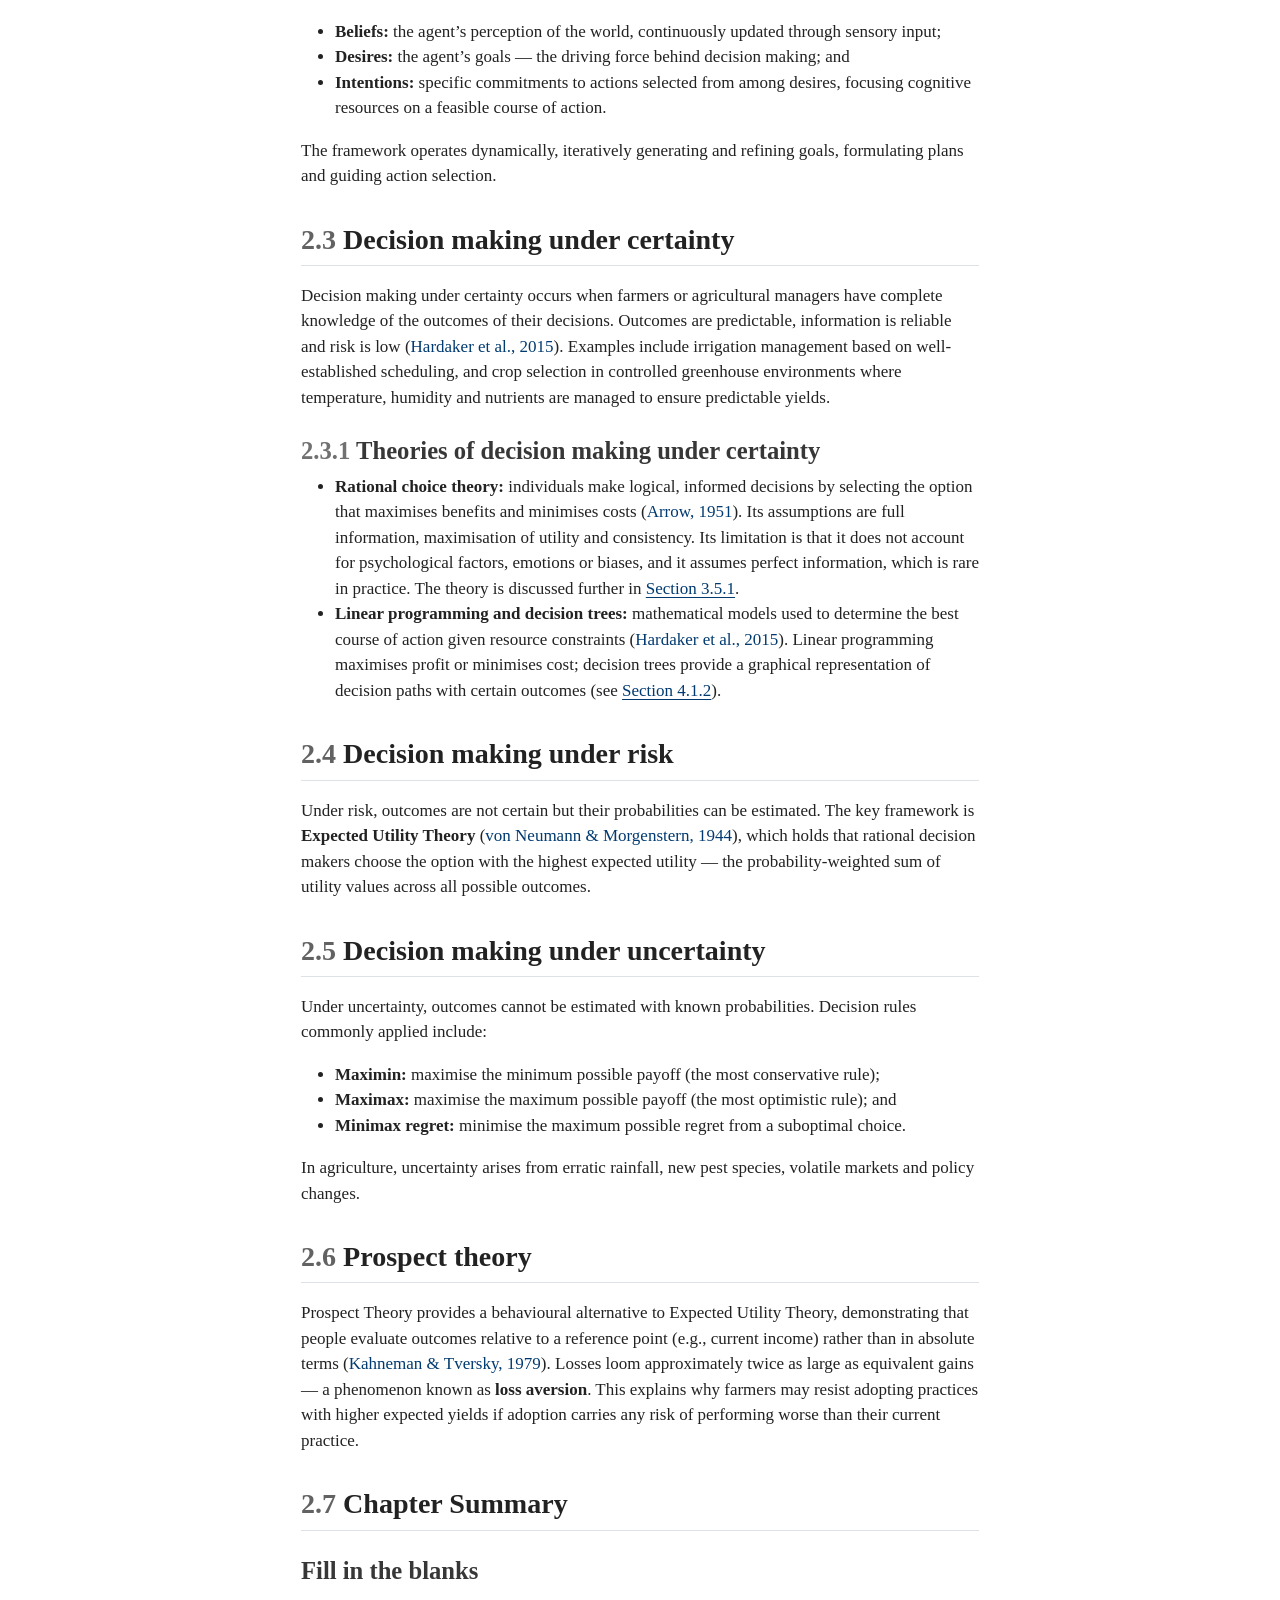
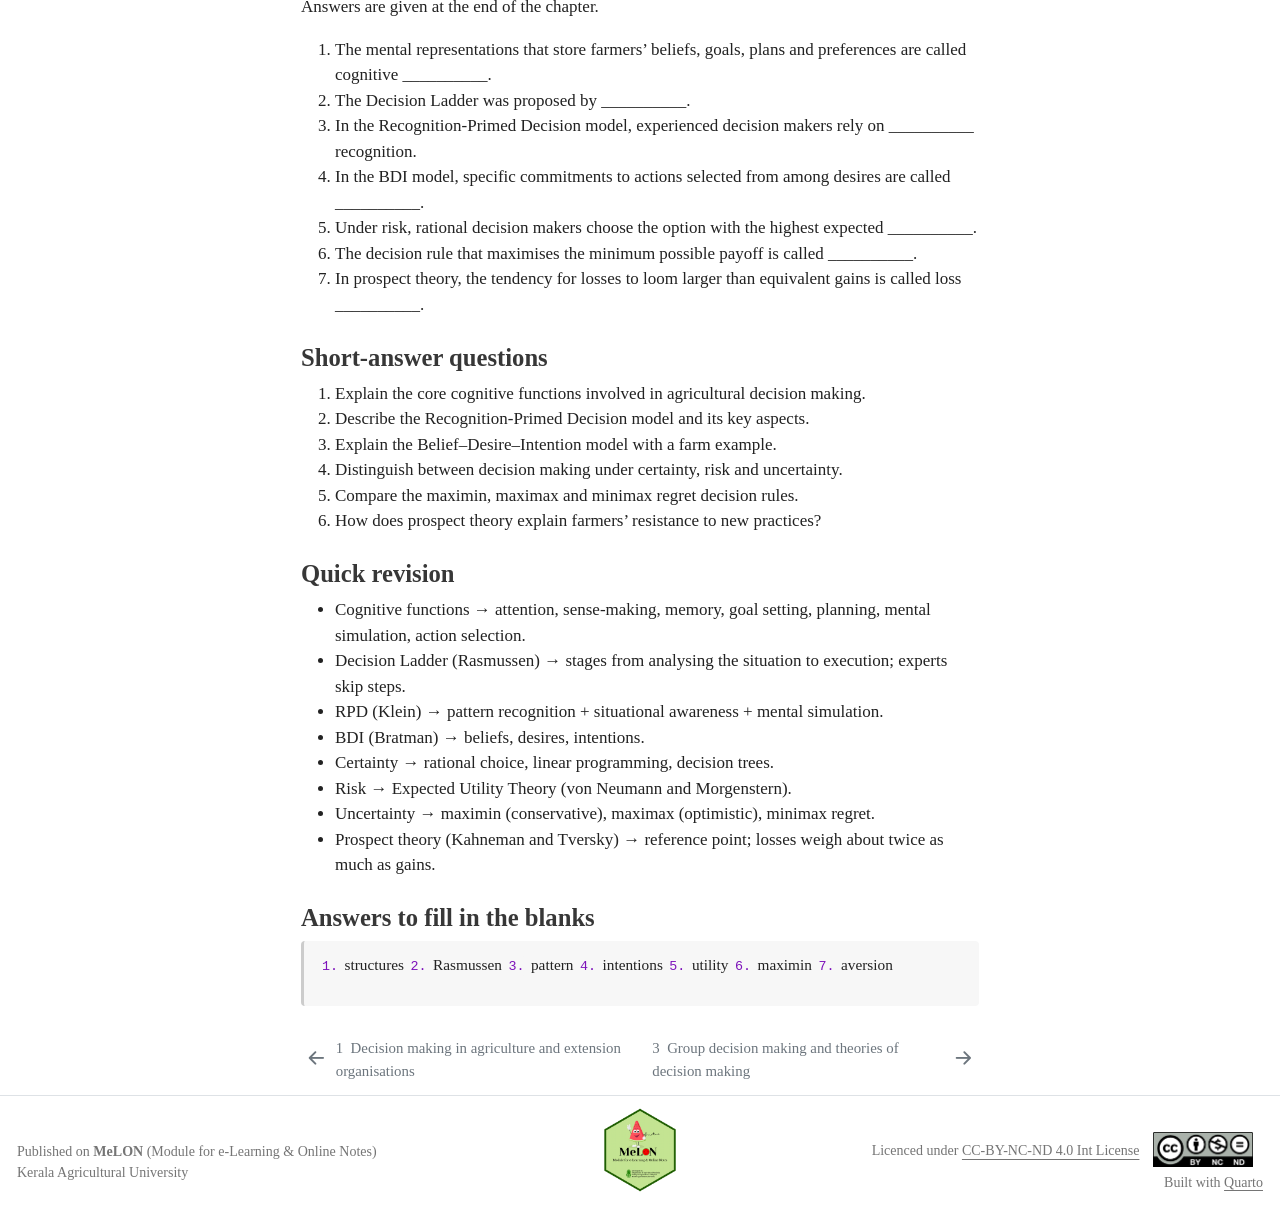
<file: docs/cognitionRisk.html>
<!DOCTYPE html>
<html xmlns="http://www.w3.org/1999/xhtml" lang="en" xml:lang="en"><head>

<meta charset="utf-8">
<meta name="generator" content="quarto-1.6.42">

<meta name="viewport" content="width=device-width, initial-scale=1.0, user-scalable=yes">


<title>2&nbsp; Cognition and decision making under certainty, risk and uncertainty – DECISION MAKING AND PROBLEM SOLVING IN EXTENSION ORGANISATIONS</title>
<style>
code{white-space: pre-wrap;}
span.smallcaps{font-variant: small-caps;}
div.columns{display: flex; gap: min(4vw, 1.5em);}
div.column{flex: auto; overflow-x: auto;}
div.hanging-indent{margin-left: 1.5em; text-indent: -1.5em;}
ul.task-list{list-style: none;}
ul.task-list li input[type="checkbox"] {
  width: 0.8em;
  margin: 0 0.8em 0.2em -1em; /* quarto-specific, see https://github.com/quarto-dev/quarto-cli/issues/4556 */ 
  vertical-align: middle;
}
/* CSS for citations */
div.csl-bib-body { }
div.csl-entry {
  clear: both;
  margin-bottom: 0em;
}
.hanging-indent div.csl-entry {
  margin-left:2em;
  text-indent:-2em;
}
div.csl-left-margin {
  min-width:2em;
  float:left;
}
div.csl-right-inline {
  margin-left:2em;
  padding-left:1em;
}
div.csl-indent {
  margin-left: 2em;
}</style>


<script src="site_libs/quarto-nav/quarto-nav.js"></script>
<script src="site_libs/quarto-nav/headroom.min.js"></script>
<script src="site_libs/clipboard/clipboard.min.js"></script>
<script src="site_libs/quarto-search/autocomplete.umd.js"></script>
<script src="site_libs/quarto-search/fuse.min.js"></script>
<script src="site_libs/quarto-search/quarto-search.js"></script>
<meta name="quarto:offset" content="./">
<link href="./groupTheories.html" rel="next">
<link href="./decisionMaking.html" rel="prev">
<link href="./images/cover.png" rel="icon" type="image/png">
<script src="site_libs/quarto-html/quarto.js"></script>
<script src="site_libs/quarto-html/popper.min.js"></script>
<script src="site_libs/quarto-html/tippy.umd.min.js"></script>
<script src="site_libs/quarto-html/anchor.min.js"></script>
<link href="site_libs/quarto-html/tippy.css" rel="stylesheet">
<link href="site_libs/quarto-html/quarto-syntax-highlighting-2f5df379a58b258e96c21c0638c20c03.css" rel="stylesheet" class="quarto-color-scheme" id="quarto-text-highlighting-styles">
<link href="site_libs/quarto-html/quarto-syntax-highlighting-dark-b53751a350365c71b6c909e95f209ed1.css" rel="prefetch" class="quarto-color-scheme quarto-color-alternate" id="quarto-text-highlighting-styles">
<script src="site_libs/bootstrap/bootstrap.min.js"></script>
<link href="site_libs/bootstrap/bootstrap-icons.css" rel="stylesheet">
<link href="site_libs/bootstrap/bootstrap-e6df8a1b696ee27fb6a199db3da8af22.min.css" rel="stylesheet" append-hash="true" class="quarto-color-scheme" id="quarto-bootstrap" data-mode="light">
<link href="site_libs/bootstrap/bootstrap-dark-d80d2bd28ac41ce5b2bccad92fb0b5a6.min.css" rel="prefetch" append-hash="true" class="quarto-color-scheme quarto-color-alternate" id="quarto-bootstrap" data-mode="dark">
<script id="quarto-search-options" type="application/json">{
  "location": "sidebar",
  "copy-button": false,
  "collapse-after": 3,
  "panel-placement": "start",
  "type": "textbox",
  "limit": 50,
  "keyboard-shortcut": [
    "f",
    "/",
    "s"
  ],
  "show-item-context": false,
  "language": {
    "search-no-results-text": "No results",
    "search-matching-documents-text": "matching documents",
    "search-copy-link-title": "Copy link to search",
    "search-hide-matches-text": "Hide additional matches",
    "search-more-match-text": "more match in this document",
    "search-more-matches-text": "more matches in this document",
    "search-clear-button-title": "Clear",
    "search-text-placeholder": "",
    "search-detached-cancel-button-title": "Cancel",
    "search-submit-button-title": "Submit",
    "search-label": "Search"
  }
}</script>
<style>
/* Natural column widths for short data tables; retain local mobile scrolling. */
main table.compact-data-table {
  width: auto;
  min-width: 0;
  max-width: 100%;
  margin-inline: auto;
  table-layout: auto;
}
main table.compact-data-table th,
main table.compact-data-table td {
  padding: 0.4em 1em;
  vertical-align: middle;
  overflow-wrap: normal;
  word-break: normal;
}
</style>
<script>
// kable HTML cells retain $...$ delimiters; Pandoc's normal prose uses \(...\).
// Support both without changing the table data, markup, or print rendering.
window.MathJax = {
  tex: {
    inlineMath: { "[+]": [["$", "$"]] },
    processEscapes: true
  }
};
</script>


<meta property="og:title" content="2&nbsp; Cognition and decision making under certainty, risk and uncertainty – DECISION MAKING AND PROBLEM SOLVING IN EXTENSION ORGANISATIONS">
<meta property="og:description" content="">
<meta property="og:image" content="https://kaumelon.github.io/pgdaem-spk1/images/cover.png">
<meta property="og:site_name" content="DECISION MAKING AND PROBLEM SOLVING IN EXTENSION ORGANISATIONS">
<meta property="og:image:alt" content="Decision Making and Problem Solving in Extension Organisations">
<meta property="og:image:height" content="2000">
<meta property="og:image:width" content="1254">
<meta name="twitter:title" content="2&nbsp; Cognition and decision making under certainty, risk and uncertainty – DECISION MAKING AND PROBLEM SOLVING IN EXTENSION ORGANISATIONS">
<meta name="twitter:description" content="">
<meta name="twitter:image" content="https://kaumelon.github.io/pgdaem-spk1/images/cover.png">
<meta name="twitter:image:alt" content="Decision Making and Problem Solving in Extension Organisations">
<meta name="twitter:card" content="summary_large_image">
<meta name="twitter:image-height" content="2000">
<meta name="twitter:image-width" content="1254">
</head>

<body class="nav-sidebar floating">

<div id="quarto-search-results"></div>
  <header id="quarto-header" class="headroom fixed-top">
  <nav class="quarto-secondary-nav">
    <div class="container-fluid d-flex">
      <button type="button" class="quarto-btn-toggle btn" data-bs-toggle="collapse" role="button" data-bs-target=".quarto-sidebar-collapse-item" aria-controls="quarto-sidebar" aria-expanded="false" aria-label="Toggle sidebar navigation" onclick="if (window.quartoToggleHeadroom) { window.quartoToggleHeadroom(); }">
        <i class="bi bi-layout-text-sidebar-reverse"></i>
      </button>
        <nav class="quarto-page-breadcrumbs" aria-label="breadcrumb"><ol class="breadcrumb"><li class="breadcrumb-item"><a href="./decisionMaking.html">Decision Making</a></li><li class="breadcrumb-item"><a href="./cognitionRisk.html"><span class="chapter-number">2</span>&nbsp; <span class="chapter-title">Cognition and decision making under certainty, risk and uncertainty</span></a></li></ol></nav>
        <a class="flex-grow-1" role="navigation" data-bs-toggle="collapse" data-bs-target=".quarto-sidebar-collapse-item" aria-controls="quarto-sidebar" aria-expanded="false" aria-label="Toggle sidebar navigation" onclick="if (window.quartoToggleHeadroom) { window.quartoToggleHeadroom(); }">      
        </a>
      <button type="button" class="btn quarto-search-button" aria-label="Search" onclick="window.quartoOpenSearch();">
        <i class="bi bi-search"></i>
      </button>
    </div>
  </nav>
</header>
<!-- content -->
<div id="quarto-content" class="quarto-container page-columns page-rows-contents page-layout-article">
<!-- sidebar -->
  <nav id="quarto-sidebar" class="sidebar collapse collapse-horizontal quarto-sidebar-collapse-item sidebar-navigation floating overflow-auto">
    <div class="pt-lg-2 mt-2 text-left sidebar-header sidebar-header-stacked">
      <a href="./index.html" class="sidebar-logo-link">
      <img src="./images/cover.png" alt="" class="sidebar-logo py-0 d-lg-inline d-none">
      </a>
    <div class="sidebar-title mb-0 py-0">
      <a href="./">DECISION MAKING AND PROBLEM SOLVING IN EXTENSION ORGANISATIONS</a> 
        <div class="sidebar-tools-main tools-wide">
    <a href="https://github.com/KAUMELON/pgdaem-spk1" title="Source Code" class="quarto-navigation-tool px-1" aria-label="Source Code"><i class="bi bi-github"></i></a>
  <a href="" class="quarto-color-scheme-toggle quarto-navigation-tool  px-1" onclick="window.quartoToggleColorScheme(); return false;" title="Toggle dark mode"><i class="bi"></i></a>
  <a href="" class="quarto-reader-toggle quarto-navigation-tool px-1" onclick="window.quartoToggleReader(); return false;" title="Toggle reader mode">
  <div class="quarto-reader-toggle-btn">
  <i class="bi"></i>
  </div>
</a>
</div>
    </div>
      </div>
        <div class="mt-2 flex-shrink-0 align-items-center">
        <div class="sidebar-search">
        <div id="quarto-search" class="" title="Search"></div>
        </div>
        </div>
    <div class="sidebar-menu-container"> 
    <ul class="list-unstyled mt-1">
        <li class="sidebar-item">
  <div class="sidebar-item-container"> 
  <a href="./index.html" class="sidebar-item-text sidebar-link">
 <span class="menu-text">Welcome</span></a>
  </div>
</li>
        <li class="sidebar-item">
  <div class="sidebar-item-container"> 
  <a href="./preface.html" class="sidebar-item-text sidebar-link">
 <span class="menu-text">About the course</span></a>
  </div>
</li>
        <li class="sidebar-item sidebar-item-section">
      <div class="sidebar-item-container"> 
            <a class="sidebar-item-text sidebar-link text-start" data-bs-toggle="collapse" data-bs-target="#quarto-sidebar-section-1" role="navigation" aria-expanded="true">
 <span class="menu-text">Decision Making</span></a>
          <a class="sidebar-item-toggle text-start" data-bs-toggle="collapse" data-bs-target="#quarto-sidebar-section-1" role="navigation" aria-expanded="true" aria-label="Toggle section">
            <i class="bi bi-chevron-right ms-2"></i>
          </a> 
      </div>
      <ul id="quarto-sidebar-section-1" class="collapse list-unstyled sidebar-section depth1 show">  
          <li class="sidebar-item">
  <div class="sidebar-item-container"> 
  <a href="./decisionMaking.html" class="sidebar-item-text sidebar-link">
 <span class="menu-text"><span class="chapter-number">1</span>&nbsp; <span class="chapter-title">Decision making in agriculture and extension organisations</span></span></a>
  </div>
</li>
          <li class="sidebar-item">
  <div class="sidebar-item-container"> 
  <a href="./cognitionRisk.html" class="sidebar-item-text sidebar-link active">
 <span class="menu-text"><span class="chapter-number">2</span>&nbsp; <span class="chapter-title">Cognition and decision making under certainty, risk and uncertainty</span></span></a>
  </div>
</li>
          <li class="sidebar-item">
  <div class="sidebar-item-container"> 
  <a href="./groupTheories.html" class="sidebar-item-text sidebar-link">
 <span class="menu-text"><span class="chapter-number">3</span>&nbsp; <span class="chapter-title">Group decision making and theories of decision making</span></span></a>
  </div>
</li>
      </ul>
  </li>
        <li class="sidebar-item sidebar-item-section">
      <div class="sidebar-item-container"> 
            <a class="sidebar-item-text sidebar-link text-start" data-bs-toggle="collapse" data-bs-target="#quarto-sidebar-section-2" role="navigation" aria-expanded="true">
 <span class="menu-text">Methodologies for Decision Making</span></a>
          <a class="sidebar-item-toggle text-start" data-bs-toggle="collapse" data-bs-target="#quarto-sidebar-section-2" role="navigation" aria-expanded="true" aria-label="Toggle section">
            <i class="bi bi-chevron-right ms-2"></i>
          </a> 
      </div>
      <ul id="quarto-sidebar-section-2" class="collapse list-unstyled sidebar-section depth1 show">  
          <li class="sidebar-item">
  <div class="sidebar-item-container"> 
  <a href="./dmMethods.html" class="sidebar-item-text sidebar-link">
 <span class="menu-text"><span class="chapter-number">4</span>&nbsp; <span class="chapter-title">Methodologies for decision making in extension organisations</span></span></a>
  </div>
</li>
      </ul>
  </li>
        <li class="sidebar-item sidebar-item-section">
      <div class="sidebar-item-container"> 
            <a class="sidebar-item-text sidebar-link text-start" data-bs-toggle="collapse" data-bs-target="#quarto-sidebar-section-3" role="navigation" aria-expanded="true">
 <span class="menu-text">Problem Solving</span></a>
          <a class="sidebar-item-toggle text-start" data-bs-toggle="collapse" data-bs-target="#quarto-sidebar-section-3" role="navigation" aria-expanded="true" aria-label="Toggle section">
            <i class="bi bi-chevron-right ms-2"></i>
          </a> 
      </div>
      <ul id="quarto-sidebar-section-3" class="collapse list-unstyled sidebar-section depth1 show">  
          <li class="sidebar-item">
  <div class="sidebar-item-container"> 
  <a href="./problemSolving.html" class="sidebar-item-text sidebar-link">
 <span class="menu-text"><span class="chapter-number">5</span>&nbsp; <span class="chapter-title">Problem solving in agriculture and extension organisations</span></span></a>
  </div>
</li>
          <li class="sidebar-item">
  <div class="sidebar-item-container"> 
  <a href="./psModels.html" class="sidebar-item-text sidebar-link">
 <span class="menu-text"><span class="chapter-number">6</span>&nbsp; <span class="chapter-title">Theories, models and techniques for problem solving</span></span></a>
  </div>
</li>
          <li class="sidebar-item">
  <div class="sidebar-item-container"> 
  <a href="./statTools.html" class="sidebar-item-text sidebar-link">
 <span class="menu-text"><span class="chapter-number">7</span>&nbsp; <span class="chapter-title">Statistical and graphical methods and the E5 framework for problem solving</span></span></a>
  </div>
</li>
      </ul>
  </li>
        <li class="sidebar-item sidebar-item-section">
      <div class="sidebar-item-container"> 
            <a class="sidebar-item-text sidebar-link text-start" data-bs-toggle="collapse" data-bs-target="#quarto-sidebar-section-4" role="navigation" aria-expanded="true">
 <span class="menu-text">Appendices</span></a>
          <a class="sidebar-item-toggle text-start" data-bs-toggle="collapse" data-bs-target="#quarto-sidebar-section-4" role="navigation" aria-expanded="true" aria-label="Toggle section">
            <i class="bi bi-chevron-right ms-2"></i>
          </a> 
      </div>
      <ul id="quarto-sidebar-section-4" class="collapse list-unstyled sidebar-section depth1 show">  
          <li class="sidebar-item">
  <div class="sidebar-item-container"> 
  <a href="./references.html" class="sidebar-item-text sidebar-link">
 <span class="menu-text">References</span></a>
  </div>
</li>
      </ul>
  </li>
    </ul>
    </div>
</nav>
<div id="quarto-sidebar-glass" class="quarto-sidebar-collapse-item" data-bs-toggle="collapse" data-bs-target=".quarto-sidebar-collapse-item"></div>
<!-- margin-sidebar -->
    <div id="quarto-margin-sidebar" class="sidebar margin-sidebar">
        <nav id="TOC" role="doc-toc" class="toc-active">
    <h2 id="toc-title">Table of contents</h2>
   
  <ul>
  <li><a href="#sec-cog-functions" id="toc-sec-cog-functions" class="nav-link active" data-scroll-target="#sec-cog-functions"><span class="header-section-number">2.1</span> Cognitive structures and functions in agricultural decision making</a>
  <ul class="collapse">
  <li><a href="#core-cognitive-functions" id="toc-core-cognitive-functions" class="nav-link" data-scroll-target="#core-cognitive-functions"><span class="header-section-number">2.1.1</span> Core cognitive functions</a></li>
  </ul></li>
  <li><a href="#sec-cog-approaches" id="toc-sec-cog-approaches" class="nav-link" data-scroll-target="#sec-cog-approaches"><span class="header-section-number">2.2</span> Three approaches to operational decision making</a>
  <ul class="collapse">
  <li><a href="#the-decision-ladder" id="toc-the-decision-ladder" class="nav-link" data-scroll-target="#the-decision-ladder"><span class="header-section-number">2.2.1</span> The Decision Ladder</a></li>
  <li><a href="#recognition-primed-decision-making" id="toc-recognition-primed-decision-making" class="nav-link" data-scroll-target="#recognition-primed-decision-making"><span class="header-section-number">2.2.2</span> Recognition-Primed Decision making</a></li>
  <li><a href="#the-beliefdesireintention-bdi-model" id="toc-the-beliefdesireintention-bdi-model" class="nav-link" data-scroll-target="#the-beliefdesireintention-bdi-model"><span class="header-section-number">2.2.3</span> The Belief–Desire–Intention (BDI) model</a></li>
  </ul></li>
  <li><a href="#sec-certainty" id="toc-sec-certainty" class="nav-link" data-scroll-target="#sec-certainty"><span class="header-section-number">2.3</span> Decision making under certainty</a>
  <ul class="collapse">
  <li><a href="#theories-of-decision-making-under-certainty" id="toc-theories-of-decision-making-under-certainty" class="nav-link" data-scroll-target="#theories-of-decision-making-under-certainty"><span class="header-section-number">2.3.1</span> Theories of decision making under certainty</a></li>
  </ul></li>
  <li><a href="#sec-risk" id="toc-sec-risk" class="nav-link" data-scroll-target="#sec-risk"><span class="header-section-number">2.4</span> Decision making under risk</a></li>
  <li><a href="#sec-uncertainty" id="toc-sec-uncertainty" class="nav-link" data-scroll-target="#sec-uncertainty"><span class="header-section-number">2.5</span> Decision making under uncertainty</a></li>
  <li><a href="#sec-prospect" id="toc-sec-prospect" class="nav-link" data-scroll-target="#sec-prospect"><span class="header-section-number">2.6</span> Prospect theory</a></li>
  <li><a href="#chapter-summary" id="toc-chapter-summary" class="nav-link" data-scroll-target="#chapter-summary"><span class="header-section-number">2.7</span> Chapter Summary</a>
  <ul class="collapse">
  <li><a href="#fill-in-the-blanks" id="toc-fill-in-the-blanks" class="nav-link" data-scroll-target="#fill-in-the-blanks">Fill in the blanks</a></li>
  <li><a href="#short-answer-questions" id="toc-short-answer-questions" class="nav-link" data-scroll-target="#short-answer-questions">Short-answer questions</a></li>
  <li><a href="#quick-revision" id="toc-quick-revision" class="nav-link" data-scroll-target="#quick-revision">Quick revision</a></li>
  <li><a href="#answers-to-fill-in-the-blanks" id="toc-answers-to-fill-in-the-blanks" class="nav-link" data-scroll-target="#answers-to-fill-in-the-blanks">Answers to fill in the blanks</a></li>
  </ul></li>
  </ul>
</nav>
    </div>
<!-- main -->
<main class="content" id="quarto-document-content">

<header id="title-block-header" class="quarto-title-block default"><nav class="quarto-page-breadcrumbs quarto-title-breadcrumbs d-none d-lg-block" aria-label="breadcrumb"><ol class="breadcrumb"><li class="breadcrumb-item"><a href="./decisionMaking.html">Decision Making</a></li><li class="breadcrumb-item"><a href="./cognitionRisk.html"><span class="chapter-number">2</span>&nbsp; <span class="chapter-title">Cognition and decision making under certainty, risk and uncertainty</span></a></li></ol></nav>
<div class="quarto-title">
<h1 class="title"><span id="sec-cognition" class="quarto-section-identifier"><span class="chapter-number">2</span>&nbsp; <span class="chapter-title">Cognition and decision making under certainty, risk and uncertainty</span></span></h1>
</div>



<div class="quarto-title-meta">

    
  
    
  </div>
  


</header>


<p>This chapter examines the mental structures and functions that underlie farmers’ decisions, three approaches to operational decision making, and the theories and decision rules that apply when outcomes are certain, risky or uncertain.</p>
<section id="sec-cog-functions" class="level2" data-number="2.1">
<h2 data-number="2.1" class="anchored" data-anchor-id="sec-cog-functions"><span class="header-section-number">2.1</span> Cognitive structures and functions in agricultural decision making</h2>
<p>Effective agricultural decision making involves internal <strong>cognitive structures</strong> — the mental representations that store farmers’ beliefs, goals, plans and preferences. These structures are actively manipulated by several higher-level cognitive functions <span class="citation" data-cites="jager2000">(<a href="references.html#ref-jager2000" role="doc-biblioref">Jager et al., 2000</a>)</span>.</p>
<section id="core-cognitive-functions" class="level3" data-number="2.1.1">
<h3 data-number="2.1.1" class="anchored" data-anchor-id="core-cognitive-functions"><span class="header-section-number">2.1.1</span> Core cognitive functions</h3>
<ul>
<li><strong>Attention and perception:</strong> farmers decide what to focus on within their production system, identifying which information is most relevant and how best to access it.</li>
<li><strong>Sense-making and interpretation:</strong> by interpreting cues — changes in weather, crop health or market signals — farmers recognise abnormal patterns, form beliefs or predictions, and draw parallels with previous experiences <span class="citation" data-cites="weick1995">(<a href="references.html#ref-weick1995" role="doc-biblioref">Weick, 1995</a>)</span>.</li>
<li><strong>Memory and recall:</strong> remembering critical facts, events and sequences helps farmers compare past outcomes with current scenarios, forming the basis for future decisions.</li>
<li><strong>Goal formulation and selection:</strong> farmers set specific objectives based on their assessment of the situation, which then guides subsequent decision-making steps <span class="citation" data-cites="bratman1987">(<a href="references.html#ref-bratman1987" role="doc-biblioref">Bratman, 1987</a>)</span>.</li>
<li><strong>Plan generation and adaptation:</strong> farmers generate or adjust plans that align with their goals, considering strategies that can be implemented under current circumstances.</li>
<li><strong>Plan evaluation through mental simulation:</strong> before executing a plan, farmers mentally simulate its outcomes — essentially assessing the potential success of the strategy <span class="citation" data-cites="klein1998">(<a href="references.html#ref-klein1998" role="doc-biblioref">Klein, 1998</a>)</span>.</li>
<li><strong>Action selection:</strong> a final action is chosen based on the plans developed, existing goals and current preferences.</li>
</ul>
</section>
</section>
<section id="sec-cog-approaches" class="level2" data-number="2.2">
<h2 data-number="2.2" class="anchored" data-anchor-id="sec-cog-approaches"><span class="header-section-number">2.2</span> Three approaches to operational decision making</h2>
<section id="the-decision-ladder" class="level3" data-number="2.2.1">
<h3 data-number="2.2.1" class="anchored" data-anchor-id="the-decision-ladder"><span class="header-section-number">2.2.1</span> The Decision Ladder</h3>
<p>The <strong>Decision Ladder (DL)</strong> visually maps how decision makers progress through stages when solving a problem <span class="citation" data-cites="rasmussen1976">(<a href="references.html#ref-rasmussen1976" role="doc-biblioref">Rasmussen, 1976</a>)</span>. Nodes represent specific steps in the process; links illustrate the logical flow between steps — from analysing the situation, through defining a target and planning a course of action, to executing it. Experts may skip certain steps using heuristics, allowing quicker, more efficient decisions.</p>
</section>
<section id="recognition-primed-decision-making" class="level3" data-number="2.2.2">
<h3 data-number="2.2.2" class="anchored" data-anchor-id="recognition-primed-decision-making"><span class="header-section-number">2.2.2</span> Recognition-Primed Decision making</h3>
<p>The <strong>Recognition-Primed Decision (RPD)</strong> model describes how experienced individuals make rapid yet effective decisions in real-world, high-pressure environments <span class="citation" data-cites="klein1998">(<a href="references.html#ref-klein1998" role="doc-biblioref">Klein, 1998</a>)</span>. Rather than evaluating multiple options through detailed comparisons, experienced decision makers recognise patterns from past experience and apply previously successful solutions. Its key aspects are:</p>
<ul>
<li><strong>Pattern recognition:</strong> a mental ‘library’ of situations;</li>
<li><strong>Situational awareness:</strong> perceiving key details and predicting how the situation may evolve; and</li>
<li><strong>Mental simulation:</strong> mentally testing actions to predict outcomes when an immediate solution is not clear.</li>
</ul>
</section>
<section id="the-beliefdesireintention-bdi-model" class="level3" data-number="2.2.3">
<h3 data-number="2.2.3" class="anchored" data-anchor-id="the-beliefdesireintention-bdi-model"><span class="header-section-number">2.2.3</span> The Belief–Desire–Intention (BDI) model</h3>
<p>The BDI model posits that deliberation and means–ends reasoning operate through three components <span class="citation" data-cites="bratman1987">(<a href="references.html#ref-bratman1987" role="doc-biblioref">Bratman, 1987</a>)</span>:</p>
<ul>
<li><strong>Beliefs:</strong> the agent’s perception of the world, continuously updated through sensory input;</li>
<li><strong>Desires:</strong> the agent’s goals — the driving force behind decision making; and</li>
<li><strong>Intentions:</strong> specific commitments to actions selected from among desires, focusing cognitive resources on a feasible course of action.</li>
</ul>
<p>The framework operates dynamically, iteratively generating and refining goals, formulating plans and guiding action selection.</p>
</section>
</section>
<section id="sec-certainty" class="level2" data-number="2.3">
<h2 data-number="2.3" class="anchored" data-anchor-id="sec-certainty"><span class="header-section-number">2.3</span> Decision making under certainty</h2>
<p>Decision making under certainty occurs when farmers or agricultural managers have complete knowledge of the outcomes of their decisions. Outcomes are predictable, information is reliable and risk is low <span class="citation" data-cites="hardaker2015">(<a href="references.html#ref-hardaker2015" role="doc-biblioref">Hardaker et al., 2015</a>)</span>. Examples include irrigation management based on well-established scheduling, and crop selection in controlled greenhouse environments where temperature, humidity and nutrients are managed to ensure predictable yields.</p>
<section id="theories-of-decision-making-under-certainty" class="level3" data-number="2.3.1">
<h3 data-number="2.3.1" class="anchored" data-anchor-id="theories-of-decision-making-under-certainty"><span class="header-section-number">2.3.1</span> Theories of decision making under certainty</h3>
<ul>
<li><strong>Rational choice theory:</strong> individuals make logical, informed decisions by selecting the option that maximises benefits and minimises costs <span class="citation" data-cites="arrow1951">(<a href="references.html#ref-arrow1951" role="doc-biblioref">Arrow, 1951</a>)</span>. Its assumptions are full information, maximisation of utility and consistency. Its limitation is that it does not account for psychological factors, emotions or biases, and it assumes perfect information, which is rare in practice. The theory is discussed further in <a href="groupTheories.html#sec-rct" class="quarto-xref"><span>Section 3.5.1</span></a>.</li>
<li><strong>Linear programming and decision trees:</strong> mathematical models used to determine the best course of action given resource constraints <span class="citation" data-cites="hardaker2015">(<a href="references.html#ref-hardaker2015" role="doc-biblioref">Hardaker et al., 2015</a>)</span>. Linear programming maximises profit or minimises cost; decision trees provide a graphical representation of decision paths with certain outcomes (see <a href="dmMethods.html#sec-decision-tree" class="quarto-xref"><span>Section 4.1.2</span></a>).</li>
</ul>
</section>
</section>
<section id="sec-risk" class="level2" data-number="2.4">
<h2 data-number="2.4" class="anchored" data-anchor-id="sec-risk"><span class="header-section-number">2.4</span> Decision making under risk</h2>
<p>Under risk, outcomes are not certain but their probabilities can be estimated. The key framework is <strong>Expected Utility Theory</strong> <span class="citation" data-cites="vonneumann1944">(<a href="references.html#ref-vonneumann1944" role="doc-biblioref">von Neumann &amp; Morgenstern, 1944</a>)</span>, which holds that rational decision makers choose the option with the highest expected utility — the probability-weighted sum of utility values across all possible outcomes.</p>
</section>
<section id="sec-uncertainty" class="level2" data-number="2.5">
<h2 data-number="2.5" class="anchored" data-anchor-id="sec-uncertainty"><span class="header-section-number">2.5</span> Decision making under uncertainty</h2>
<p>Under uncertainty, outcomes cannot be estimated with known probabilities. Decision rules commonly applied include:</p>
<ul>
<li><strong>Maximin:</strong> maximise the minimum possible payoff (the most conservative rule);</li>
<li><strong>Maximax:</strong> maximise the maximum possible payoff (the most optimistic rule); and</li>
<li><strong>Minimax regret:</strong> minimise the maximum possible regret from a suboptimal choice.</li>
</ul>
<p>In agriculture, uncertainty arises from erratic rainfall, new pest species, volatile markets and policy changes.</p>
</section>
<section id="sec-prospect" class="level2" data-number="2.6">
<h2 data-number="2.6" class="anchored" data-anchor-id="sec-prospect"><span class="header-section-number">2.6</span> Prospect theory</h2>
<p>Prospect Theory provides a behavioural alternative to Expected Utility Theory, demonstrating that people evaluate outcomes relative to a reference point (e.g., current income) rather than in absolute terms <span class="citation" data-cites="kahneman1979">(<a href="references.html#ref-kahneman1979" role="doc-biblioref">Kahneman &amp; Tversky, 1979</a>)</span>. Losses loom approximately twice as large as equivalent gains — a phenomenon known as <strong>loss aversion</strong>. This explains why farmers may resist adopting practices with higher expected yields if adoption carries any risk of performing worse than their current practice.</p>
</section>
<section id="chapter-summary" class="level2" data-number="2.7">
<h2 data-number="2.7" class="anchored" data-anchor-id="chapter-summary"><span class="header-section-number">2.7</span> Chapter Summary</h2>
<section id="fill-in-the-blanks" class="level3 unnumbered">
<h3 class="unnumbered anchored" data-anchor-id="fill-in-the-blanks">Fill in the blanks</h3>
<p>Answers are given at the end of the chapter.</p>
<ol type="1">
<li>The mental representations that store farmers’ beliefs, goals, plans and preferences are called cognitive __________.</li>
<li>The Decision Ladder was proposed by __________.</li>
<li>In the Recognition-Primed Decision model, experienced decision makers rely on __________ recognition.</li>
<li>In the BDI model, specific commitments to actions selected from among desires are called __________.</li>
<li>Under risk, rational decision makers choose the option with the highest expected __________.</li>
<li>The decision rule that maximises the minimum possible payoff is called __________.</li>
<li>In prospect theory, the tendency for losses to loom larger than equivalent gains is called loss __________.</li>
</ol>
</section>
<section id="short-answer-questions" class="level3 unnumbered">
<h3 class="unnumbered anchored" data-anchor-id="short-answer-questions">Short-answer questions</h3>
<ol type="1">
<li>Explain the core cognitive functions involved in agricultural decision making.</li>
<li>Describe the Recognition-Primed Decision model and its key aspects.</li>
<li>Explain the Belief–Desire–Intention model with a farm example.</li>
<li>Distinguish between decision making under certainty, risk and uncertainty.</li>
<li>Compare the maximin, maximax and minimax regret decision rules.</li>
<li>How does prospect theory explain farmers’ resistance to new practices?</li>
</ol>
</section>
<section id="quick-revision" class="level3 unnumbered">
<h3 class="unnumbered anchored" data-anchor-id="quick-revision">Quick revision</h3>
<ul>
<li>Cognitive functions → attention, sense-making, memory, goal setting, planning, mental simulation, action selection.</li>
<li>Decision Ladder (Rasmussen) → stages from analysing the situation to execution; experts skip steps.</li>
<li>RPD (Klein) → pattern recognition + situational awareness + mental simulation.</li>
<li>BDI (Bratman) → beliefs, desires, intentions.</li>
<li>Certainty → rational choice, linear programming, decision trees.</li>
<li>Risk → Expected Utility Theory (von Neumann and Morgenstern).</li>
<li>Uncertainty → maximin (conservative), maximax (optimistic), minimax regret.</li>
<li>Prospect theory (Kahneman and Tversky) → reference point; losses weigh about twice as much as gains.</li>
</ul>
</section>
<section id="answers-to-fill-in-the-blanks" class="level3 unnumbered">
<h3 class="unnumbered anchored" data-anchor-id="answers-to-fill-in-the-blanks">Answers to fill in the blanks</h3>
<div class="answer-key">
<p><code>1.</code> structures <code>2.</code> Rasmussen <code>3.</code> pattern <code>4.</code> intentions <code>5.</code> utility <code>6.</code> maximin <code>7.</code> aversion</p>
</div>


<div id="refs" class="references csl-bib-body hanging-indent" data-entry-spacing="0" data-line-spacing="2" role="list" style="display: none">
<div id="ref-arrow1951" class="csl-entry" role="listitem">
Arrow, K. J. (1951). <em>Social choice and individual values</em>. Wiley.
</div>
<div id="ref-bratman1987" class="csl-entry" role="listitem">
Bratman, M. E. (1987). <em>Intention, plans, and practical reason</em>. Harvard University Press.
</div>
<div id="ref-hardaker2015" class="csl-entry" role="listitem">
Hardaker, J. B., Lien, G., Anderson, J. R., &amp; Huirne, R. B. M. (2015). <em>Coping with risk in agriculture: Applied decision analysis</em> (3rd ed.). CABI.
</div>
<div id="ref-jager2000" class="csl-entry" role="listitem">
Jager, W., Janssen, M. A., De Vries, H. J. M., De Greef, J., &amp; Vlek, C. A. J. (2000). Behaviour in commons dilemmas: Homo economicus and homo psychologicus in an ecological-economic model. <em>Ecological Economics</em>, <em>35</em>(3), 357–379.
</div>
<div id="ref-kahneman1979" class="csl-entry" role="listitem">
Kahneman, D., &amp; Tversky, A. (1979). Prospect theory: An analysis of decision under risk. <em>Econometrica</em>, <em>47</em>(2), 263–291. <a href="https://doi.org/10.2307/1914185">https://doi.org/10.2307/1914185</a>
</div>
<div id="ref-klein1998" class="csl-entry" role="listitem">
Klein, G. A. (1998). <em>Sources of power: How people make decisions</em>. MIT Press.
</div>
<div id="ref-rasmussen1976" class="csl-entry" role="listitem">
Rasmussen, J. (1976). Outlines of a hybrid model of the process plant operator. In T. B. Sheridan &amp; G. Johannsen (Eds.), <em>Monitoring behavior and supervisory control</em> (pp. 371–383). Plenum Press.
</div>
<div id="ref-vonneumann1944" class="csl-entry" role="listitem">
von Neumann, J., &amp; Morgenstern, O. (1944). <em>Theory of games and economic behavior</em>. Princeton University Press.
</div>
<div id="ref-weick1995" class="csl-entry" role="listitem">
Weick, K. E. (1995). <em>Sensemaking in organizations</em>. SAGE Publications.
</div>
</div>
</section>
</section>

</main> <!-- /main -->
<script id="quarto-html-after-body" type="application/javascript">
window.document.addEventListener("DOMContentLoaded", function (event) {
  const toggleBodyColorMode = (bsSheetEl) => {
    const mode = bsSheetEl.getAttribute("data-mode");
    const bodyEl = window.document.querySelector("body");
    if (mode === "dark") {
      bodyEl.classList.add("quarto-dark");
      bodyEl.classList.remove("quarto-light");
    } else {
      bodyEl.classList.add("quarto-light");
      bodyEl.classList.remove("quarto-dark");
    }
  }
  const toggleBodyColorPrimary = () => {
    const bsSheetEl = window.document.querySelector("link#quarto-bootstrap");
    if (bsSheetEl) {
      toggleBodyColorMode(bsSheetEl);
    }
  }
  toggleBodyColorPrimary();  
  const disableStylesheet = (stylesheets) => {
    for (let i=0; i < stylesheets.length; i++) {
      const stylesheet = stylesheets[i];
      stylesheet.rel = 'prefetch';
    }
  }
  const enableStylesheet = (stylesheets) => {
    for (let i=0; i < stylesheets.length; i++) {
      const stylesheet = stylesheets[i];
      stylesheet.rel = 'stylesheet';
    }
  }
  const manageTransitions = (selector, allowTransitions) => {
    const els = window.document.querySelectorAll(selector);
    for (let i=0; i < els.length; i++) {
      const el = els[i];
      if (allowTransitions) {
        el.classList.remove('notransition');
      } else {
        el.classList.add('notransition');
      }
    }
  }
  const toggleGiscusIfUsed = (isAlternate, darkModeDefault) => {
    const baseTheme = document.querySelector('#giscus-base-theme')?.value ?? 'light';
    const alternateTheme = document.querySelector('#giscus-alt-theme')?.value ?? 'dark';
    let newTheme = '';
    if(darkModeDefault) {
      newTheme = isAlternate ? baseTheme : alternateTheme;
    } else {
      newTheme = isAlternate ? alternateTheme : baseTheme;
    }
    const changeGiscusTheme = () => {
      // From: https://github.com/giscus/giscus/issues/336
      const sendMessage = (message) => {
        const iframe = document.querySelector('iframe.giscus-frame');
        if (!iframe) return;
        iframe.contentWindow.postMessage({ giscus: message }, 'https://giscus.app');
      }
      sendMessage({
        setConfig: {
          theme: newTheme
        }
      });
    }
    const isGiscussLoaded = window.document.querySelector('iframe.giscus-frame') !== null;
    if (isGiscussLoaded) {
      changeGiscusTheme();
    }
  }
  const toggleColorMode = (alternate) => {
    // Switch the stylesheets
    const alternateStylesheets = window.document.querySelectorAll('link.quarto-color-scheme.quarto-color-alternate');
    manageTransitions('#quarto-margin-sidebar .nav-link', false);
    if (alternate) {
      enableStylesheet(alternateStylesheets);
      for (const sheetNode of alternateStylesheets) {
        if (sheetNode.id === "quarto-bootstrap") {
          toggleBodyColorMode(sheetNode);
        }
      }
    } else {
      disableStylesheet(alternateStylesheets);
      toggleBodyColorPrimary();
    }
    manageTransitions('#quarto-margin-sidebar .nav-link', true);
    // Switch the toggles
    const toggles = window.document.querySelectorAll('.quarto-color-scheme-toggle');
    for (let i=0; i < toggles.length; i++) {
      const toggle = toggles[i];
      if (toggle) {
        if (alternate) {
          toggle.classList.add("alternate");     
        } else {
          toggle.classList.remove("alternate");
        }
      }
    }
    // Hack to workaround the fact that safari doesn't
    // properly recolor the scrollbar when toggling (#1455)
    if (navigator.userAgent.indexOf('Safari') > 0 && navigator.userAgent.indexOf('Chrome') == -1) {
      manageTransitions("body", false);
      window.scrollTo(0, 1);
      setTimeout(() => {
        window.scrollTo(0, 0);
        manageTransitions("body", true);
      }, 40);  
    }
  }
  const isFileUrl = () => { 
    return window.location.protocol === 'file:';
  }
  const hasAlternateSentinel = () => {  
    let styleSentinel = getColorSchemeSentinel();
    if (styleSentinel !== null) {
      return styleSentinel === "alternate";
    } else {
      return false;
    }
  }
  const setStyleSentinel = (alternate) => {
    const value = alternate ? "alternate" : "default";
    if (!isFileUrl()) {
      window.localStorage.setItem("quarto-color-scheme", value);
    } else {
      localAlternateSentinel = value;
    }
  }
  const getColorSchemeSentinel = () => {
    if (!isFileUrl()) {
      const storageValue = window.localStorage.getItem("quarto-color-scheme");
      return storageValue != null ? storageValue : localAlternateSentinel;
    } else {
      return localAlternateSentinel;
    }
  }
  const darkModeDefault = false;
  let localAlternateSentinel = darkModeDefault ? 'alternate' : 'default';
  // Dark / light mode switch
  window.quartoToggleColorScheme = () => {
    // Read the current dark / light value 
    let toAlternate = !hasAlternateSentinel();
    toggleColorMode(toAlternate);
    setStyleSentinel(toAlternate);
    toggleGiscusIfUsed(toAlternate, darkModeDefault);
  };
  // Ensure there is a toggle, if there isn't float one in the top right
  if (window.document.querySelector('.quarto-color-scheme-toggle') === null) {
    const a = window.document.createElement('a');
    a.classList.add('top-right');
    a.classList.add('quarto-color-scheme-toggle');
    a.href = "";
    a.onclick = function() { try { window.quartoToggleColorScheme(); } catch {} return false; };
    const i = window.document.createElement("i");
    i.classList.add('bi');
    a.appendChild(i);
    window.document.body.appendChild(a);
  }
  // Switch to dark mode if need be
  if (hasAlternateSentinel()) {
    toggleColorMode(true);
  } else {
    toggleColorMode(false);
  }
  const icon = "";
  const anchorJS = new window.AnchorJS();
  anchorJS.options = {
    placement: 'right',
    icon: icon
  };
  anchorJS.add('.anchored');
  const isCodeAnnotation = (el) => {
    for (const clz of el.classList) {
      if (clz.startsWith('code-annotation-')) {                     
        return true;
      }
    }
    return false;
  }
  const onCopySuccess = function(e) {
    // button target
    const button = e.trigger;
    // don't keep focus
    button.blur();
    // flash "checked"
    button.classList.add('code-copy-button-checked');
    var currentTitle = button.getAttribute("title");
    button.setAttribute("title", "Copied!");
    let tooltip;
    if (window.bootstrap) {
      button.setAttribute("data-bs-toggle", "tooltip");
      button.setAttribute("data-bs-placement", "left");
      button.setAttribute("data-bs-title", "Copied!");
      tooltip = new bootstrap.Tooltip(button, 
        { trigger: "manual", 
          customClass: "code-copy-button-tooltip",
          offset: [0, -8]});
      tooltip.show();    
    }
    setTimeout(function() {
      if (tooltip) {
        tooltip.hide();
        button.removeAttribute("data-bs-title");
        button.removeAttribute("data-bs-toggle");
        button.removeAttribute("data-bs-placement");
      }
      button.setAttribute("title", currentTitle);
      button.classList.remove('code-copy-button-checked');
    }, 1000);
    // clear code selection
    e.clearSelection();
  }
  const getTextToCopy = function(trigger) {
      const codeEl = trigger.previousElementSibling.cloneNode(true);
      for (const childEl of codeEl.children) {
        if (isCodeAnnotation(childEl)) {
          childEl.remove();
        }
      }
      return codeEl.innerText;
  }
  const clipboard = new window.ClipboardJS('.code-copy-button:not([data-in-quarto-modal])', {
    text: getTextToCopy
  });
  clipboard.on('success', onCopySuccess);
  if (window.document.getElementById('quarto-embedded-source-code-modal')) {
    const clipboardModal = new window.ClipboardJS('.code-copy-button[data-in-quarto-modal]', {
      text: getTextToCopy,
      container: window.document.getElementById('quarto-embedded-source-code-modal')
    });
    clipboardModal.on('success', onCopySuccess);
  }
    var localhostRegex = new RegExp(/^(?:http|https):\/\/localhost\:?[0-9]*\//);
    var mailtoRegex = new RegExp(/^mailto:/);
      var filterRegex = new RegExp("https:\/\/kaumelon\.github\.io\/pgdaem-spk1\/");
    var isInternal = (href) => {
        return filterRegex.test(href) || localhostRegex.test(href) || mailtoRegex.test(href);
    }
    // Inspect non-navigation links and adorn them if external
 	var links = window.document.querySelectorAll('a[href]:not(.nav-link):not(.navbar-brand):not(.toc-action):not(.sidebar-link):not(.sidebar-item-toggle):not(.pagination-link):not(.no-external):not([aria-hidden]):not(.dropdown-item):not(.quarto-navigation-tool):not(.about-link)');
    for (var i=0; i<links.length; i++) {
      const link = links[i];
      if (!isInternal(link.href)) {
        // undo the damage that might have been done by quarto-nav.js in the case of
        // links that we want to consider external
        if (link.dataset.originalHref !== undefined) {
          link.href = link.dataset.originalHref;
        }
      }
    }
  function tippyHover(el, contentFn, onTriggerFn, onUntriggerFn) {
    const config = {
      allowHTML: true,
      maxWidth: 500,
      delay: 100,
      arrow: false,
      appendTo: function(el) {
          return el.parentElement;
      },
      interactive: true,
      interactiveBorder: 10,
      theme: 'quarto',
      placement: 'bottom-start',
    };
    if (contentFn) {
      config.content = contentFn;
    }
    if (onTriggerFn) {
      config.onTrigger = onTriggerFn;
    }
    if (onUntriggerFn) {
      config.onUntrigger = onUntriggerFn;
    }
    window.tippy(el, config); 
  }
  const noterefs = window.document.querySelectorAll('a[role="doc-noteref"]');
  for (var i=0; i<noterefs.length; i++) {
    const ref = noterefs[i];
    tippyHover(ref, function() {
      // use id or data attribute instead here
      let href = ref.getAttribute('data-footnote-href') || ref.getAttribute('href');
      try { href = new URL(href).hash; } catch {}
      const id = href.replace(/^#\/?/, "");
      const note = window.document.getElementById(id);
      if (note) {
        return note.innerHTML;
      } else {
        return "";
      }
    });
  }
  const xrefs = window.document.querySelectorAll('a.quarto-xref');
  const processXRef = (id, note) => {
    // Strip column container classes
    const stripColumnClz = (el) => {
      el.classList.remove("page-full", "page-columns");
      if (el.children) {
        for (const child of el.children) {
          stripColumnClz(child);
        }
      }
    }
    stripColumnClz(note)
    if (id === null || id.startsWith('sec-')) {
      // Special case sections, only their first couple elements
      const container = document.createElement("div");
      if (note.children && note.children.length > 2) {
        container.appendChild(note.children[0].cloneNode(true));
        for (let i = 1; i < note.children.length; i++) {
          const child = note.children[i];
          if (child.tagName === "P" && child.innerText === "") {
            continue;
          } else {
            container.appendChild(child.cloneNode(true));
            break;
          }
        }
        if (window.Quarto?.typesetMath) {
          window.Quarto.typesetMath(container);
        }
        return container.innerHTML
      } else {
        if (window.Quarto?.typesetMath) {
          window.Quarto.typesetMath(note);
        }
        return note.innerHTML;
      }
    } else {
      // Remove any anchor links if they are present
      const anchorLink = note.querySelector('a.anchorjs-link');
      if (anchorLink) {
        anchorLink.remove();
      }
      if (window.Quarto?.typesetMath) {
        window.Quarto.typesetMath(note);
      }
      if (note.classList.contains("callout")) {
        return note.outerHTML;
      } else {
        return note.innerHTML;
      }
    }
  }
  for (var i=0; i<xrefs.length; i++) {
    const xref = xrefs[i];
    tippyHover(xref, undefined, function(instance) {
      instance.disable();
      let url = xref.getAttribute('href');
      let hash = undefined; 
      if (url.startsWith('#')) {
        hash = url;
      } else {
        try { hash = new URL(url).hash; } catch {}
      }
      if (hash) {
        const id = hash.replace(/^#\/?/, "");
        const note = window.document.getElementById(id);
        if (note !== null) {
          try {
            const html = processXRef(id, note.cloneNode(true));
            instance.setContent(html);
          } finally {
            instance.enable();
            instance.show();
          }
        } else {
          // See if we can fetch this
          fetch(url.split('#')[0])
          .then(res => res.text())
          .then(html => {
            const parser = new DOMParser();
            const htmlDoc = parser.parseFromString(html, "text/html");
            const note = htmlDoc.getElementById(id);
            if (note !== null) {
              const html = processXRef(id, note);
              instance.setContent(html);
            } 
          }).finally(() => {
            instance.enable();
            instance.show();
          });
        }
      } else {
        // See if we can fetch a full url (with no hash to target)
        // This is a special case and we should probably do some content thinning / targeting
        fetch(url)
        .then(res => res.text())
        .then(html => {
          const parser = new DOMParser();
          const htmlDoc = parser.parseFromString(html, "text/html");
          const note = htmlDoc.querySelector('main.content');
          if (note !== null) {
            // This should only happen for chapter cross references
            // (since there is no id in the URL)
            // remove the first header
            if (note.children.length > 0 && note.children[0].tagName === "HEADER") {
              note.children[0].remove();
            }
            const html = processXRef(null, note);
            instance.setContent(html);
          } 
        }).finally(() => {
          instance.enable();
          instance.show();
        });
      }
    }, function(instance) {
    });
  }
      let selectedAnnoteEl;
      const selectorForAnnotation = ( cell, annotation) => {
        let cellAttr = 'data-code-cell="' + cell + '"';
        let lineAttr = 'data-code-annotation="' +  annotation + '"';
        const selector = 'span[' + cellAttr + '][' + lineAttr + ']';
        return selector;
      }
      const selectCodeLines = (annoteEl) => {
        const doc = window.document;
        const targetCell = annoteEl.getAttribute("data-target-cell");
        const targetAnnotation = annoteEl.getAttribute("data-target-annotation");
        const annoteSpan = window.document.querySelector(selectorForAnnotation(targetCell, targetAnnotation));
        const lines = annoteSpan.getAttribute("data-code-lines").split(",");
        const lineIds = lines.map((line) => {
          return targetCell + "-" + line;
        })
        let top = null;
        let height = null;
        let parent = null;
        if (lineIds.length > 0) {
            //compute the position of the single el (top and bottom and make a div)
            const el = window.document.getElementById(lineIds[0]);
            top = el.offsetTop;
            height = el.offsetHeight;
            parent = el.parentElement.parentElement;
          if (lineIds.length > 1) {
            const lastEl = window.document.getElementById(lineIds[lineIds.length - 1]);
            const bottom = lastEl.offsetTop + lastEl.offsetHeight;
            height = bottom - top;
          }
          if (top !== null && height !== null && parent !== null) {
            // cook up a div (if necessary) and position it 
            let div = window.document.getElementById("code-annotation-line-highlight");
            if (div === null) {
              div = window.document.createElement("div");
              div.setAttribute("id", "code-annotation-line-highlight");
              div.style.position = 'absolute';
              parent.appendChild(div);
            }
            div.style.top = top - 2 + "px";
            div.style.height = height + 4 + "px";
            div.style.left = 0;
            let gutterDiv = window.document.getElementById("code-annotation-line-highlight-gutter");
            if (gutterDiv === null) {
              gutterDiv = window.document.createElement("div");
              gutterDiv.setAttribute("id", "code-annotation-line-highlight-gutter");
              gutterDiv.style.position = 'absolute';
              const codeCell = window.document.getElementById(targetCell);
              const gutter = codeCell.querySelector('.code-annotation-gutter');
              gutter.appendChild(gutterDiv);
            }
            gutterDiv.style.top = top - 2 + "px";
            gutterDiv.style.height = height + 4 + "px";
          }
          selectedAnnoteEl = annoteEl;
        }
      };
      const unselectCodeLines = () => {
        const elementsIds = ["code-annotation-line-highlight", "code-annotation-line-highlight-gutter"];
        elementsIds.forEach((elId) => {
          const div = window.document.getElementById(elId);
          if (div) {
            div.remove();
          }
        });
        selectedAnnoteEl = undefined;
      };
        // Handle positioning of the toggle
    window.addEventListener(
      "resize",
      throttle(() => {
        elRect = undefined;
        if (selectedAnnoteEl) {
          selectCodeLines(selectedAnnoteEl);
        }
      }, 10)
    );
    function throttle(fn, ms) {
    let throttle = false;
    let timer;
      return (...args) => {
        if(!throttle) { // first call gets through
            fn.apply(this, args);
            throttle = true;
        } else { // all the others get throttled
            if(timer) clearTimeout(timer); // cancel #2
            timer = setTimeout(() => {
              fn.apply(this, args);
              timer = throttle = false;
            }, ms);
        }
      };
    }
      // Attach click handler to the DT
      const annoteDls = window.document.querySelectorAll('dt[data-target-cell]');
      for (const annoteDlNode of annoteDls) {
        annoteDlNode.addEventListener('click', (event) => {
          const clickedEl = event.target;
          if (clickedEl !== selectedAnnoteEl) {
            unselectCodeLines();
            const activeEl = window.document.querySelector('dt[data-target-cell].code-annotation-active');
            if (activeEl) {
              activeEl.classList.remove('code-annotation-active');
            }
            selectCodeLines(clickedEl);
            clickedEl.classList.add('code-annotation-active');
          } else {
            // Unselect the line
            unselectCodeLines();
            clickedEl.classList.remove('code-annotation-active');
          }
        });
      }
  const findCites = (el) => {
    const parentEl = el.parentElement;
    if (parentEl) {
      const cites = parentEl.dataset.cites;
      if (cites) {
        return {
          el,
          cites: cites.split(' ')
        };
      } else {
        return findCites(el.parentElement)
      }
    } else {
      return undefined;
    }
  };
  var bibliorefs = window.document.querySelectorAll('a[role="doc-biblioref"]');
  for (var i=0; i<bibliorefs.length; i++) {
    const ref = bibliorefs[i];
    const citeInfo = findCites(ref);
    if (citeInfo) {
      tippyHover(citeInfo.el, function() {
        var popup = window.document.createElement('div');
        citeInfo.cites.forEach(function(cite) {
          var citeDiv = window.document.createElement('div');
          citeDiv.classList.add('hanging-indent');
          citeDiv.classList.add('csl-entry');
          var biblioDiv = window.document.getElementById('ref-' + cite);
          if (biblioDiv) {
            citeDiv.innerHTML = biblioDiv.innerHTML;
          }
          popup.appendChild(citeDiv);
        });
        return popup.innerHTML;
      });
    }
  }
});
</script>
<nav class="page-navigation">
  <div class="nav-page nav-page-previous">
      <a href="./decisionMaking.html" class="pagination-link" aria-label="Decision making in agriculture and extension organisations">
        <i class="bi bi-arrow-left-short"></i> <span class="nav-page-text"><span class="chapter-number">1</span>&nbsp; <span class="chapter-title">Decision making in agriculture and extension organisations</span></span>
      </a>          
  </div>
  <div class="nav-page nav-page-next">
      <a href="./groupTheories.html" class="pagination-link" aria-label="Group decision making and theories of decision making">
        <span class="nav-page-text"><span class="chapter-number">3</span>&nbsp; <span class="chapter-title">Group decision making and theories of decision making</span></span> <i class="bi bi-arrow-right-short"></i>
      </a>
  </div>
</nav>
</div> <!-- /content -->
<footer class="footer">
  <div class="nav-footer">
    <div class="nav-footer-left">
<p>Published on <strong>MeLON</strong> (Module for e-Learning &amp; Online Notes)<br>Kerala Agricultural University</p>
</div>   
    <div class="nav-footer-center">
<p><img src="./images/melon.png" class="img-fluid" style="width: auto; height: 90px; padding-left: 10px; padding-right: 10px; margin-bottom:5px;" alt="MeLON logo"></p>
</div>
    <div class="nav-footer-right">
<p>Licenced under <a href="https://creativecommons.org/licenses/by-nc-nd/4.0/">CC-BY-NC-ND 4.0 Int License</a> <a href="http://creativecommons.org/licenses/by-nc-nd/4.0/"><img src="./images/cclogo.png" class="img-fluid" style="width: auto; height: 35px; padding-left: 10px; padding-right: 10px; margin-bottom:5px;"></a> Built with <a href="https://quarto.org/">Quarto</a></p>
</div>
  </div>
</footer>
<script defer="" src="https://kaumelon.github.io/PGDAEM-spk1/assets/melon-tracker.js" data-book="pgdaem-decision-making"></script>




</body></html>
</file>
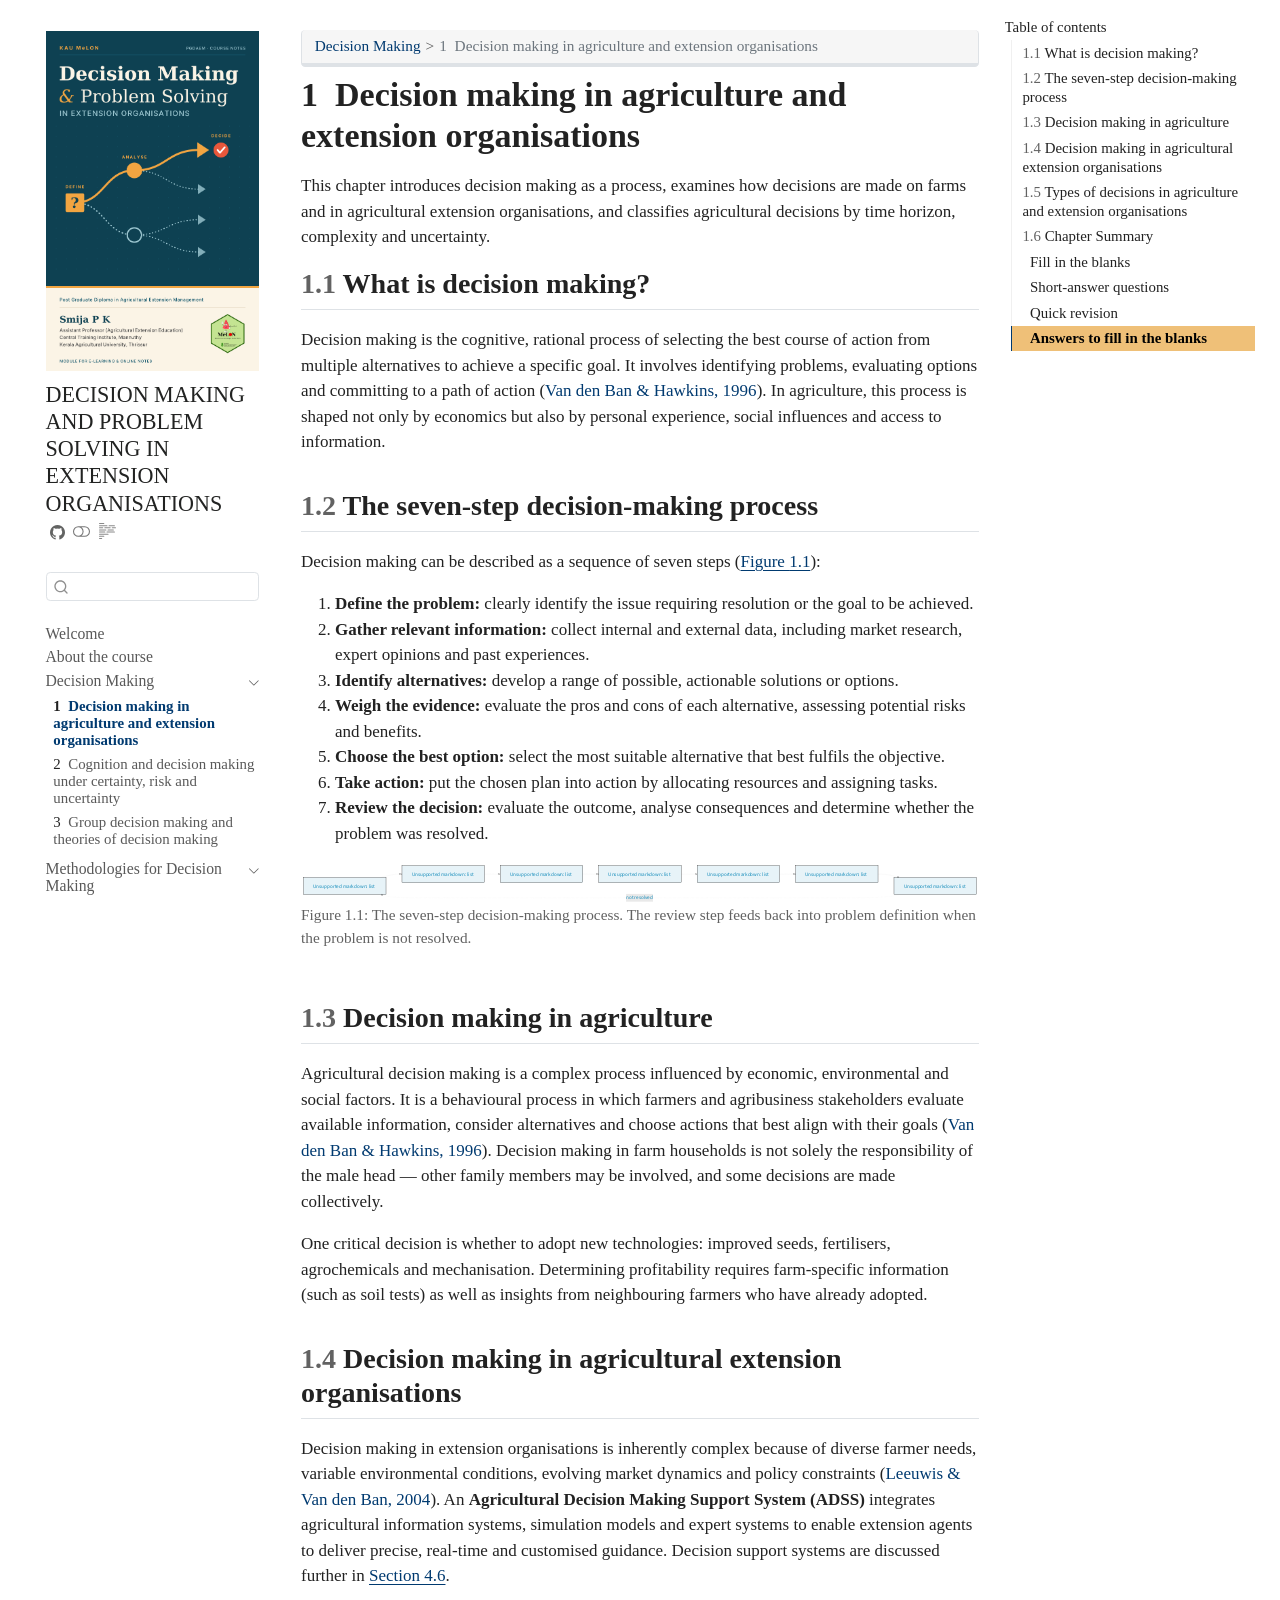
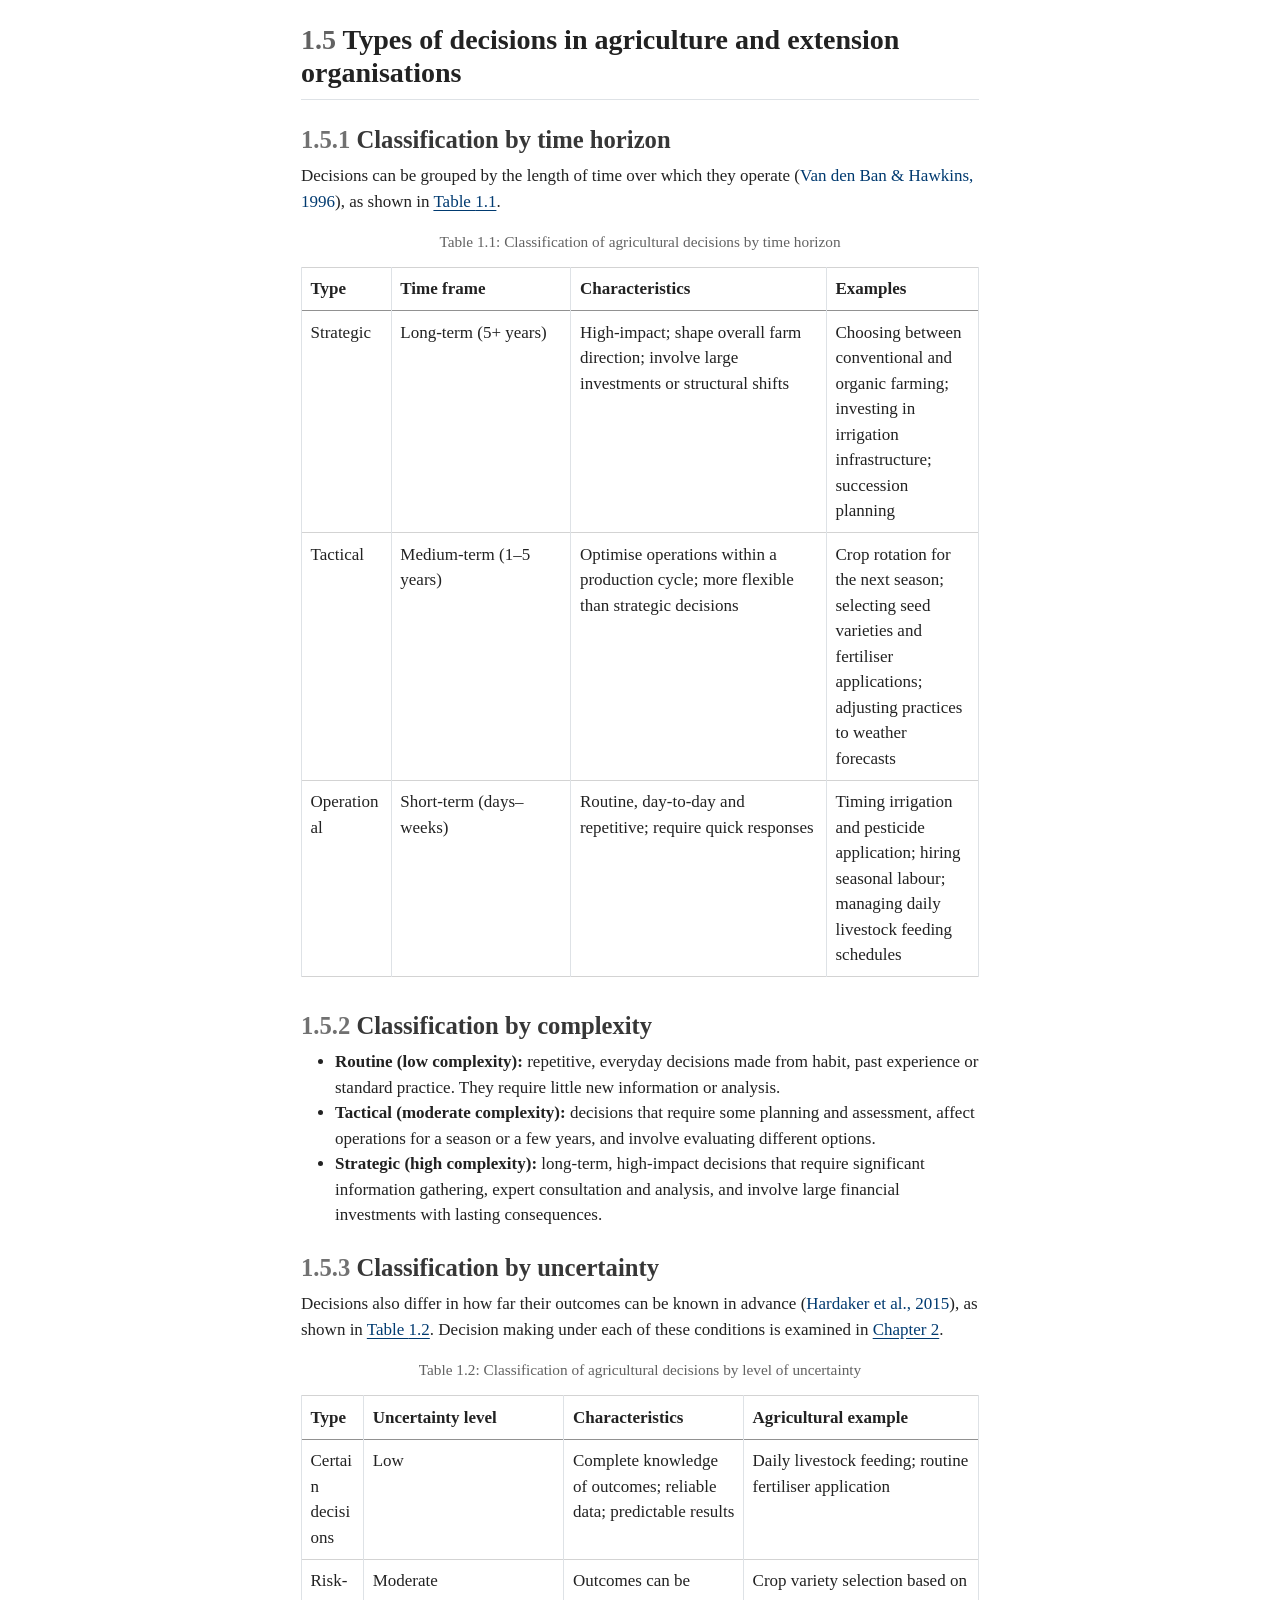
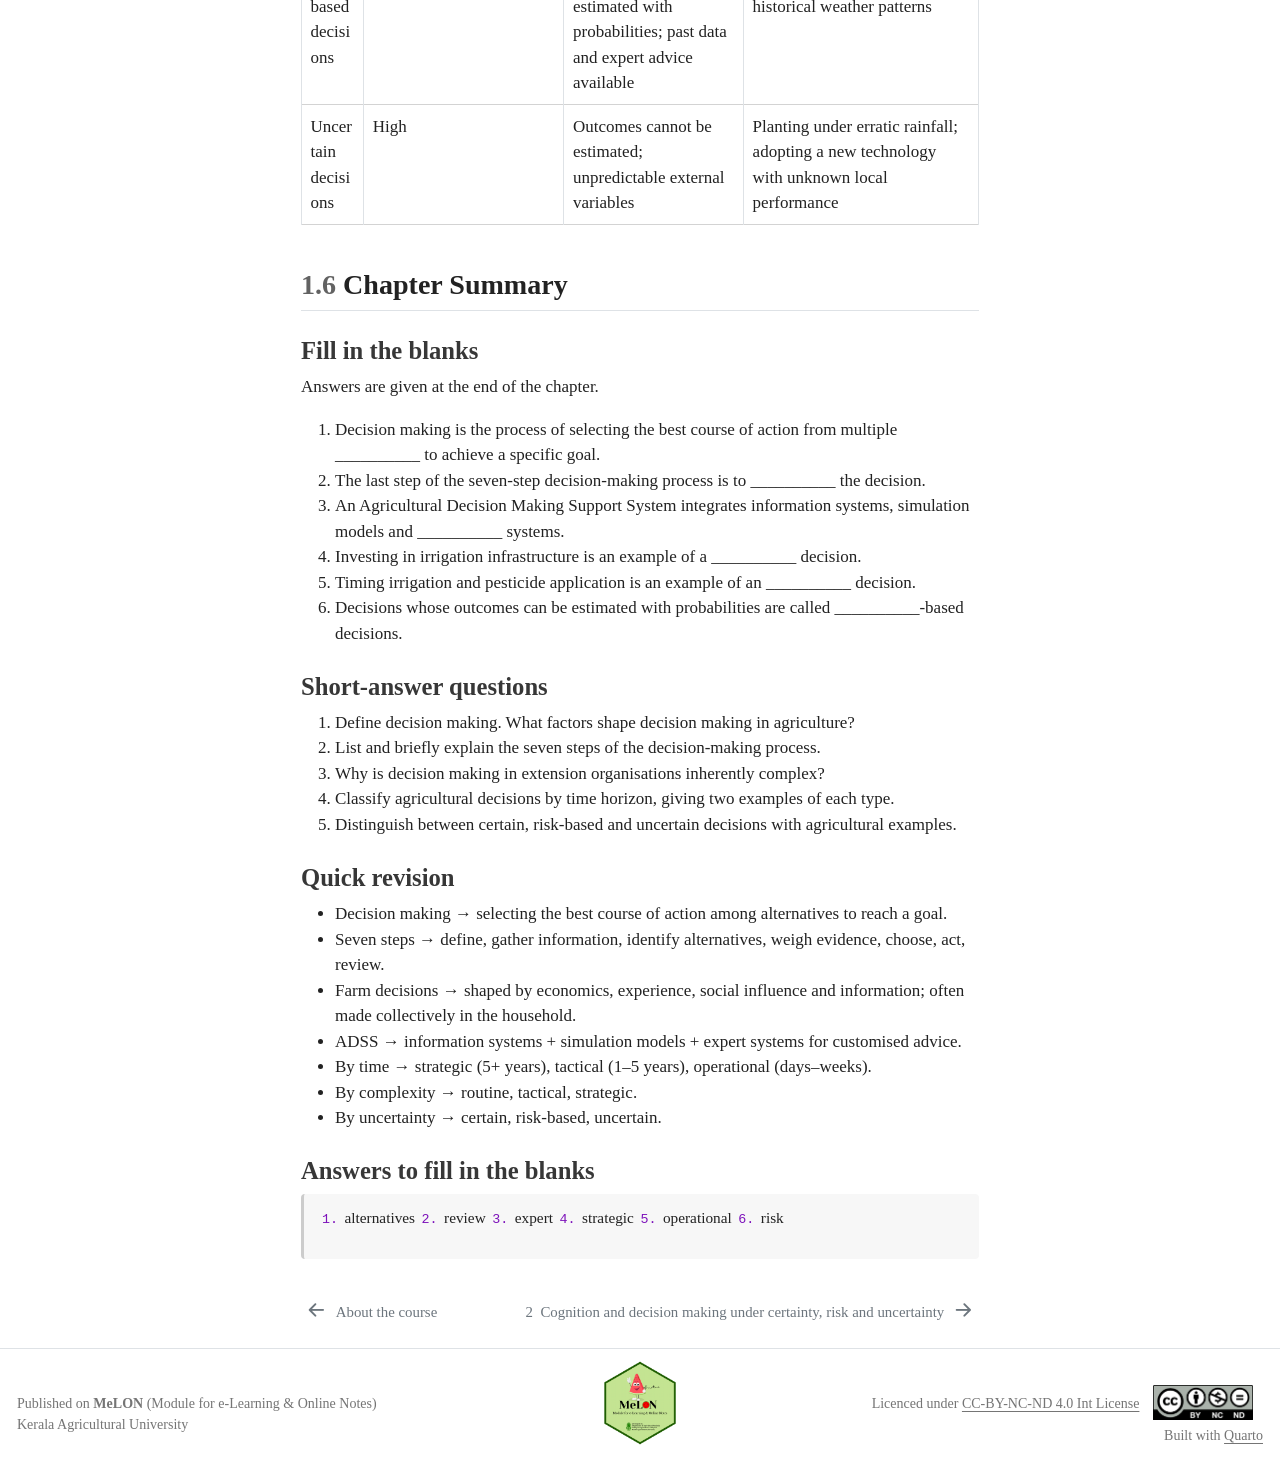
<file: docs/decisionMaking.html>
<!DOCTYPE html>
<html xmlns="http://www.w3.org/1999/xhtml" lang="en" xml:lang="en"><head>

<meta charset="utf-8">
<meta name="generator" content="quarto-1.6.42">

<meta name="viewport" content="width=device-width, initial-scale=1.0, user-scalable=yes">


<title>1&nbsp; Decision making in agriculture and extension organisations – DECISION MAKING AND PROBLEM SOLVING IN EXTENSION ORGANISATIONS</title>
<style>
code{white-space: pre-wrap;}
span.smallcaps{font-variant: small-caps;}
div.columns{display: flex; gap: min(4vw, 1.5em);}
div.column{flex: auto; overflow-x: auto;}
div.hanging-indent{margin-left: 1.5em; text-indent: -1.5em;}
ul.task-list{list-style: none;}
ul.task-list li input[type="checkbox"] {
  width: 0.8em;
  margin: 0 0.8em 0.2em -1em; /* quarto-specific, see https://github.com/quarto-dev/quarto-cli/issues/4556 */ 
  vertical-align: middle;
}
/* CSS for citations */
div.csl-bib-body { }
div.csl-entry {
  clear: both;
  margin-bottom: 0em;
}
.hanging-indent div.csl-entry {
  margin-left:2em;
  text-indent:-2em;
}
div.csl-left-margin {
  min-width:2em;
  float:left;
}
div.csl-right-inline {
  margin-left:2em;
  padding-left:1em;
}
div.csl-indent {
  margin-left: 2em;
}</style>


<script src="site_libs/quarto-nav/quarto-nav.js"></script>
<script src="site_libs/quarto-nav/headroom.min.js"></script>
<script src="site_libs/clipboard/clipboard.min.js"></script>
<script src="site_libs/quarto-search/autocomplete.umd.js"></script>
<script src="site_libs/quarto-search/fuse.min.js"></script>
<script src="site_libs/quarto-search/quarto-search.js"></script>
<meta name="quarto:offset" content="./">
<link href="./cognitionRisk.html" rel="next">
<link href="./preface.html" rel="prev">
<link href="./images/cover.png" rel="icon" type="image/png">
<script src="site_libs/quarto-html/quarto.js"></script>
<script src="site_libs/quarto-html/popper.min.js"></script>
<script src="site_libs/quarto-html/tippy.umd.min.js"></script>
<script src="site_libs/quarto-html/anchor.min.js"></script>
<link href="site_libs/quarto-html/tippy.css" rel="stylesheet">
<link href="site_libs/quarto-html/quarto-syntax-highlighting-2f5df379a58b258e96c21c0638c20c03.css" rel="stylesheet" class="quarto-color-scheme" id="quarto-text-highlighting-styles">
<link href="site_libs/quarto-html/quarto-syntax-highlighting-dark-b53751a350365c71b6c909e95f209ed1.css" rel="prefetch" class="quarto-color-scheme quarto-color-alternate" id="quarto-text-highlighting-styles">
<script src="site_libs/bootstrap/bootstrap.min.js"></script>
<link href="site_libs/bootstrap/bootstrap-icons.css" rel="stylesheet">
<link href="site_libs/bootstrap/bootstrap-e6df8a1b696ee27fb6a199db3da8af22.min.css" rel="stylesheet" append-hash="true" class="quarto-color-scheme" id="quarto-bootstrap" data-mode="light">
<link href="site_libs/bootstrap/bootstrap-dark-d80d2bd28ac41ce5b2bccad92fb0b5a6.min.css" rel="prefetch" append-hash="true" class="quarto-color-scheme quarto-color-alternate" id="quarto-bootstrap" data-mode="dark">
<script id="quarto-search-options" type="application/json">{
  "location": "sidebar",
  "copy-button": false,
  "collapse-after": 3,
  "panel-placement": "start",
  "type": "textbox",
  "limit": 50,
  "keyboard-shortcut": [
    "f",
    "/",
    "s"
  ],
  "show-item-context": false,
  "language": {
    "search-no-results-text": "No results",
    "search-matching-documents-text": "matching documents",
    "search-copy-link-title": "Copy link to search",
    "search-hide-matches-text": "Hide additional matches",
    "search-more-match-text": "more match in this document",
    "search-more-matches-text": "more matches in this document",
    "search-clear-button-title": "Clear",
    "search-text-placeholder": "",
    "search-detached-cancel-button-title": "Cancel",
    "search-submit-button-title": "Submit",
    "search-label": "Search"
  }
}</script>
<style>
/* Natural column widths for short data tables; retain local mobile scrolling. */
main table.compact-data-table {
  width: auto;
  min-width: 0;
  max-width: 100%;
  margin-inline: auto;
  table-layout: auto;
}
main table.compact-data-table th,
main table.compact-data-table td {
  padding: 0.4em 1em;
  vertical-align: middle;
  overflow-wrap: normal;
  word-break: normal;
}
</style>
<script>
// kable HTML cells retain $...$ delimiters; Pandoc's normal prose uses \(...\).
// Support both without changing the table data, markup, or print rendering.
window.MathJax = {
  tex: {
    inlineMath: { "[+]": [["$", "$"]] },
    processEscapes: true
  }
};
</script>
<script src="site_libs/quarto-diagram/mermaid.min.js"></script>
<script src="site_libs/quarto-diagram/mermaid-init.js"></script>
<link href="site_libs/quarto-diagram/mermaid.css" rel="stylesheet">


<meta property="og:title" content="1&nbsp; Decision making in agriculture and extension organisations – DECISION MAKING AND PROBLEM SOLVING IN EXTENSION ORGANISATIONS">
<meta property="og:description" content="">
<meta property="og:image" content="https://kaumelon.github.io/pgdaem-spk1/images/cover.png">
<meta property="og:site_name" content="DECISION MAKING AND PROBLEM SOLVING IN EXTENSION ORGANISATIONS">
<meta property="og:image:alt" content="Decision Making and Problem Solving in Extension Organisations">
<meta property="og:image:height" content="2000">
<meta property="og:image:width" content="1254">
<meta name="twitter:title" content="1&nbsp; Decision making in agriculture and extension organisations – DECISION MAKING AND PROBLEM SOLVING IN EXTENSION ORGANISATIONS">
<meta name="twitter:description" content="">
<meta name="twitter:image" content="https://kaumelon.github.io/pgdaem-spk1/images/cover.png">
<meta name="twitter:image:alt" content="Decision Making and Problem Solving in Extension Organisations">
<meta name="twitter:card" content="summary_large_image">
<meta name="twitter:image-height" content="2000">
<meta name="twitter:image-width" content="1254">
</head>

<body class="nav-sidebar floating">

<div id="quarto-search-results"></div>
  <header id="quarto-header" class="headroom fixed-top">
  <nav class="quarto-secondary-nav">
    <div class="container-fluid d-flex">
      <button type="button" class="quarto-btn-toggle btn" data-bs-toggle="collapse" role="button" data-bs-target=".quarto-sidebar-collapse-item" aria-controls="quarto-sidebar" aria-expanded="false" aria-label="Toggle sidebar navigation" onclick="if (window.quartoToggleHeadroom) { window.quartoToggleHeadroom(); }">
        <i class="bi bi-layout-text-sidebar-reverse"></i>
      </button>
        <nav class="quarto-page-breadcrumbs" aria-label="breadcrumb"><ol class="breadcrumb"><li class="breadcrumb-item"><a href="./decisionMaking.html">Decision Making</a></li><li class="breadcrumb-item"><a href="./decisionMaking.html"><span class="chapter-number">1</span>&nbsp; <span class="chapter-title">Decision making in agriculture and extension organisations</span></a></li></ol></nav>
        <a class="flex-grow-1" role="navigation" data-bs-toggle="collapse" data-bs-target=".quarto-sidebar-collapse-item" aria-controls="quarto-sidebar" aria-expanded="false" aria-label="Toggle sidebar navigation" onclick="if (window.quartoToggleHeadroom) { window.quartoToggleHeadroom(); }">      
        </a>
      <button type="button" class="btn quarto-search-button" aria-label="Search" onclick="window.quartoOpenSearch();">
        <i class="bi bi-search"></i>
      </button>
    </div>
  </nav>
</header>
<!-- content -->
<div id="quarto-content" class="quarto-container page-columns page-rows-contents page-layout-article">
<!-- sidebar -->
  <nav id="quarto-sidebar" class="sidebar collapse collapse-horizontal quarto-sidebar-collapse-item sidebar-navigation floating overflow-auto">
    <div class="pt-lg-2 mt-2 text-left sidebar-header sidebar-header-stacked">
      <a href="./index.html" class="sidebar-logo-link">
      <img src="./images/cover.png" alt="" class="sidebar-logo py-0 d-lg-inline d-none">
      </a>
    <div class="sidebar-title mb-0 py-0">
      <a href="./">DECISION MAKING AND PROBLEM SOLVING IN EXTENSION ORGANISATIONS</a> 
        <div class="sidebar-tools-main tools-wide">
    <a href="https://github.com/KAUMELON/pgdaem-spk1" title="Source Code" class="quarto-navigation-tool px-1" aria-label="Source Code"><i class="bi bi-github"></i></a>
  <a href="" class="quarto-color-scheme-toggle quarto-navigation-tool  px-1" onclick="window.quartoToggleColorScheme(); return false;" title="Toggle dark mode"><i class="bi"></i></a>
  <a href="" class="quarto-reader-toggle quarto-navigation-tool px-1" onclick="window.quartoToggleReader(); return false;" title="Toggle reader mode">
  <div class="quarto-reader-toggle-btn">
  <i class="bi"></i>
  </div>
</a>
</div>
    </div>
      </div>
        <div class="mt-2 flex-shrink-0 align-items-center">
        <div class="sidebar-search">
        <div id="quarto-search" class="" title="Search"></div>
        </div>
        </div>
    <div class="sidebar-menu-container"> 
    <ul class="list-unstyled mt-1">
        <li class="sidebar-item">
  <div class="sidebar-item-container"> 
  <a href="./index.html" class="sidebar-item-text sidebar-link">
 <span class="menu-text">Welcome</span></a>
  </div>
</li>
        <li class="sidebar-item">
  <div class="sidebar-item-container"> 
  <a href="./preface.html" class="sidebar-item-text sidebar-link">
 <span class="menu-text">About the course</span></a>
  </div>
</li>
        <li class="sidebar-item sidebar-item-section">
      <div class="sidebar-item-container"> 
            <a class="sidebar-item-text sidebar-link text-start" data-bs-toggle="collapse" data-bs-target="#quarto-sidebar-section-1" role="navigation" aria-expanded="true">
 <span class="menu-text">Decision Making</span></a>
          <a class="sidebar-item-toggle text-start" data-bs-toggle="collapse" data-bs-target="#quarto-sidebar-section-1" role="navigation" aria-expanded="true" aria-label="Toggle section">
            <i class="bi bi-chevron-right ms-2"></i>
          </a> 
      </div>
      <ul id="quarto-sidebar-section-1" class="collapse list-unstyled sidebar-section depth1 show">  
          <li class="sidebar-item">
  <div class="sidebar-item-container"> 
  <a href="./decisionMaking.html" class="sidebar-item-text sidebar-link active">
 <span class="menu-text"><span class="chapter-number">1</span>&nbsp; <span class="chapter-title">Decision making in agriculture and extension organisations</span></span></a>
  </div>
</li>
          <li class="sidebar-item">
  <div class="sidebar-item-container"> 
  <a href="./cognitionRisk.html" class="sidebar-item-text sidebar-link">
 <span class="menu-text"><span class="chapter-number">2</span>&nbsp; <span class="chapter-title">Cognition and decision making under certainty, risk and uncertainty</span></span></a>
  </div>
</li>
          <li class="sidebar-item">
  <div class="sidebar-item-container"> 
  <a href="./groupTheories.html" class="sidebar-item-text sidebar-link">
 <span class="menu-text"><span class="chapter-number">3</span>&nbsp; <span class="chapter-title">Group decision making and theories of decision making</span></span></a>
  </div>
</li>
      </ul>
  </li>
        <li class="sidebar-item sidebar-item-section">
      <div class="sidebar-item-container"> 
            <a class="sidebar-item-text sidebar-link text-start" data-bs-toggle="collapse" data-bs-target="#quarto-sidebar-section-2" role="navigation" aria-expanded="true">
 <span class="menu-text">Methodologies for Decision Making</span></a>
          <a class="sidebar-item-toggle text-start" data-bs-toggle="collapse" data-bs-target="#quarto-sidebar-section-2" role="navigation" aria-expanded="true" aria-label="Toggle section">
            <i class="bi bi-chevron-right ms-2"></i>
          </a> 
      </div>
      <ul id="quarto-sidebar-section-2" class="collapse list-unstyled sidebar-section depth1 show">  
          <li class="sidebar-item">
  <div class="sidebar-item-container"> 
  <a href="./dmMethods.html" class="sidebar-item-text sidebar-link">
 <span class="menu-text"><span class="chapter-number">4</span>&nbsp; <span class="chapter-title">Methodologies for decision making in extension organisations</span></span></a>
  </div>
</li>
      </ul>
  </li>
        <li class="sidebar-item sidebar-item-section">
      <div class="sidebar-item-container"> 
            <a class="sidebar-item-text sidebar-link text-start" data-bs-toggle="collapse" data-bs-target="#quarto-sidebar-section-3" role="navigation" aria-expanded="true">
 <span class="menu-text">Problem Solving</span></a>
          <a class="sidebar-item-toggle text-start" data-bs-toggle="collapse" data-bs-target="#quarto-sidebar-section-3" role="navigation" aria-expanded="true" aria-label="Toggle section">
            <i class="bi bi-chevron-right ms-2"></i>
          </a> 
      </div>
      <ul id="quarto-sidebar-section-3" class="collapse list-unstyled sidebar-section depth1 show">  
          <li class="sidebar-item">
  <div class="sidebar-item-container"> 
  <a href="./problemSolving.html" class="sidebar-item-text sidebar-link">
 <span class="menu-text"><span class="chapter-number">5</span>&nbsp; <span class="chapter-title">Problem solving in agriculture and extension organisations</span></span></a>
  </div>
</li>
          <li class="sidebar-item">
  <div class="sidebar-item-container"> 
  <a href="./psModels.html" class="sidebar-item-text sidebar-link">
 <span class="menu-text"><span class="chapter-number">6</span>&nbsp; <span class="chapter-title">Theories, models and techniques for problem solving</span></span></a>
  </div>
</li>
          <li class="sidebar-item">
  <div class="sidebar-item-container"> 
  <a href="./statTools.html" class="sidebar-item-text sidebar-link">
 <span class="menu-text"><span class="chapter-number">7</span>&nbsp; <span class="chapter-title">Statistical and graphical methods and the E5 framework for problem solving</span></span></a>
  </div>
</li>
      </ul>
  </li>
        <li class="sidebar-item sidebar-item-section">
      <div class="sidebar-item-container"> 
            <a class="sidebar-item-text sidebar-link text-start" data-bs-toggle="collapse" data-bs-target="#quarto-sidebar-section-4" role="navigation" aria-expanded="true">
 <span class="menu-text">Appendices</span></a>
          <a class="sidebar-item-toggle text-start" data-bs-toggle="collapse" data-bs-target="#quarto-sidebar-section-4" role="navigation" aria-expanded="true" aria-label="Toggle section">
            <i class="bi bi-chevron-right ms-2"></i>
          </a> 
      </div>
      <ul id="quarto-sidebar-section-4" class="collapse list-unstyled sidebar-section depth1 show">  
          <li class="sidebar-item">
  <div class="sidebar-item-container"> 
  <a href="./references.html" class="sidebar-item-text sidebar-link">
 <span class="menu-text">References</span></a>
  </div>
</li>
      </ul>
  </li>
    </ul>
    </div>
</nav>
<div id="quarto-sidebar-glass" class="quarto-sidebar-collapse-item" data-bs-toggle="collapse" data-bs-target=".quarto-sidebar-collapse-item"></div>
<!-- margin-sidebar -->
    <div id="quarto-margin-sidebar" class="sidebar margin-sidebar">
        <nav id="TOC" role="doc-toc" class="toc-active">
    <h2 id="toc-title">Table of contents</h2>
   
  <ul>
  <li><a href="#sec-dm-what" id="toc-sec-dm-what" class="nav-link active" data-scroll-target="#sec-dm-what"><span class="header-section-number">1.1</span> What is decision making?</a></li>
  <li><a href="#sec-dm-steps" id="toc-sec-dm-steps" class="nav-link" data-scroll-target="#sec-dm-steps"><span class="header-section-number">1.2</span> The seven-step decision-making process</a></li>
  <li><a href="#sec-dm-agri" id="toc-sec-dm-agri" class="nav-link" data-scroll-target="#sec-dm-agri"><span class="header-section-number">1.3</span> Decision making in agriculture</a></li>
  <li><a href="#sec-dm-ext" id="toc-sec-dm-ext" class="nav-link" data-scroll-target="#sec-dm-ext"><span class="header-section-number">1.4</span> Decision making in agricultural extension organisations</a></li>
  <li><a href="#sec-dm-types" id="toc-sec-dm-types" class="nav-link" data-scroll-target="#sec-dm-types"><span class="header-section-number">1.5</span> Types of decisions in agriculture and extension organisations</a>
  <ul class="collapse">
  <li><a href="#classification-by-time-horizon" id="toc-classification-by-time-horizon" class="nav-link" data-scroll-target="#classification-by-time-horizon"><span class="header-section-number">1.5.1</span> Classification by time horizon</a></li>
  <li><a href="#classification-by-complexity" id="toc-classification-by-complexity" class="nav-link" data-scroll-target="#classification-by-complexity"><span class="header-section-number">1.5.2</span> Classification by complexity</a></li>
  <li><a href="#classification-by-uncertainty" id="toc-classification-by-uncertainty" class="nav-link" data-scroll-target="#classification-by-uncertainty"><span class="header-section-number">1.5.3</span> Classification by uncertainty</a></li>
  </ul></li>
  <li><a href="#chapter-summary" id="toc-chapter-summary" class="nav-link" data-scroll-target="#chapter-summary"><span class="header-section-number">1.6</span> Chapter Summary</a>
  <ul class="collapse">
  <li><a href="#fill-in-the-blanks" id="toc-fill-in-the-blanks" class="nav-link" data-scroll-target="#fill-in-the-blanks">Fill in the blanks</a></li>
  <li><a href="#short-answer-questions" id="toc-short-answer-questions" class="nav-link" data-scroll-target="#short-answer-questions">Short-answer questions</a></li>
  <li><a href="#quick-revision" id="toc-quick-revision" class="nav-link" data-scroll-target="#quick-revision">Quick revision</a></li>
  <li><a href="#answers-to-fill-in-the-blanks" id="toc-answers-to-fill-in-the-blanks" class="nav-link" data-scroll-target="#answers-to-fill-in-the-blanks">Answers to fill in the blanks</a></li>
  </ul></li>
  </ul>
</nav>
    </div>
<!-- main -->
<main class="content" id="quarto-document-content">

<header id="title-block-header" class="quarto-title-block default"><nav class="quarto-page-breadcrumbs quarto-title-breadcrumbs d-none d-lg-block" aria-label="breadcrumb"><ol class="breadcrumb"><li class="breadcrumb-item"><a href="./decisionMaking.html">Decision Making</a></li><li class="breadcrumb-item"><a href="./decisionMaking.html"><span class="chapter-number">1</span>&nbsp; <span class="chapter-title">Decision making in agriculture and extension organisations</span></a></li></ol></nav>
<div class="quarto-title">
<h1 class="title"><span id="sec-dm" class="quarto-section-identifier"><span class="chapter-number">1</span>&nbsp; <span class="chapter-title">Decision making in agriculture and extension organisations</span></span></h1>
</div>



<div class="quarto-title-meta">

    
  
    
  </div>
  


</header>


<p>This chapter introduces decision making as a process, examines how decisions are made on farms and in agricultural extension organisations, and classifies agricultural decisions by time horizon, complexity and uncertainty.</p>
<section id="sec-dm-what" class="level2" data-number="1.1">
<h2 data-number="1.1" class="anchored" data-anchor-id="sec-dm-what"><span class="header-section-number">1.1</span> What is decision making?</h2>
<p>Decision making is the cognitive, rational process of selecting the best course of action from multiple alternatives to achieve a specific goal. It involves identifying problems, evaluating options and committing to a path of action <span class="citation" data-cites="vandenban1996">(<a href="references.html#ref-vandenban1996" role="doc-biblioref">Van den Ban &amp; Hawkins, 1996</a>)</span>. In agriculture, this process is shaped not only by economics but also by personal experience, social influences and access to information.</p>
</section>
<section id="sec-dm-steps" class="level2" data-number="1.2">
<h2 data-number="1.2" class="anchored" data-anchor-id="sec-dm-steps"><span class="header-section-number">1.2</span> The seven-step decision-making process</h2>
<p>Decision making can be described as a sequence of seven steps (<a href="#fig-seven-steps" class="quarto-xref">Figure&nbsp;<span>1.1</span></a>):</p>
<ol type="1">
<li><strong>Define the problem:</strong> clearly identify the issue requiring resolution or the goal to be achieved.</li>
<li><strong>Gather relevant information:</strong> collect internal and external data, including market research, expert opinions and past experiences.</li>
<li><strong>Identify alternatives:</strong> develop a range of possible, actionable solutions or options.</li>
<li><strong>Weigh the evidence:</strong> evaluate the pros and cons of each alternative, assessing potential risks and benefits.</li>
<li><strong>Choose the best option:</strong> select the most suitable alternative that best fulfils the objective.</li>
<li><strong>Take action:</strong> put the chosen plan into action by allocating resources and assigning tasks.</li>
<li><strong>Review the decision:</strong> evaluate the outcome, analyse consequences and determine whether the problem was resolved.</li>
</ol>
<div class="cell" data-layout-align="default">
<div class="cell-output-display">
<div id="fig-seven-steps" class="quarto-float quarto-figure quarto-figure-center anchored">
<figure class="quarto-float quarto-float-fig figure">
<div aria-describedby="fig-seven-steps-caption-0ceaefa1-69ba-4598-a22c-09a6ac19f8ca">
<div>
<pre class="mermaid mermaid-js" data-label="fig-seven-steps">flowchart LR
  A[1. Define the&lt;br&gt;problem] --&gt; B[2. Gather&lt;br&gt;information]
  B --&gt; C[3. Identify&lt;br&gt;alternatives]
  C --&gt; D[4. Weigh the&lt;br&gt;evidence]
  D --&gt; E[5. Choose the&lt;br&gt;best option]
  E --&gt; F[6. Take&lt;br&gt;action]
  F --&gt; G[7. Review the&lt;br&gt;decision]
  G -. not resolved .-&gt; A
</pre>
</div>
</div>
<figcaption class="quarto-float-caption-bottom quarto-float-caption quarto-float-fig" id="fig-seven-steps-caption-0ceaefa1-69ba-4598-a22c-09a6ac19f8ca">
Figure&nbsp;1.1: The seven-step decision-making process. The review step feeds back into problem definition when the problem is not resolved.
</figcaption>
</figure>
</div>
</div>
</div>
</section>
<section id="sec-dm-agri" class="level2" data-number="1.3">
<h2 data-number="1.3" class="anchored" data-anchor-id="sec-dm-agri"><span class="header-section-number">1.3</span> Decision making in agriculture</h2>
<p>Agricultural decision making is a complex process influenced by economic, environmental and social factors. It is a behavioural process in which farmers and agribusiness stakeholders evaluate available information, consider alternatives and choose actions that best align with their goals <span class="citation" data-cites="vandenban1996">(<a href="references.html#ref-vandenban1996" role="doc-biblioref">Van den Ban &amp; Hawkins, 1996</a>)</span>. Decision making in farm households is not solely the responsibility of the male head — other family members may be involved, and some decisions are made collectively.</p>
<p>One critical decision is whether to adopt new technologies: improved seeds, fertilisers, agrochemicals and mechanisation. Determining profitability requires farm-specific information (such as soil tests) as well as insights from neighbouring farmers who have already adopted.</p>
</section>
<section id="sec-dm-ext" class="level2" data-number="1.4">
<h2 data-number="1.4" class="anchored" data-anchor-id="sec-dm-ext"><span class="header-section-number">1.4</span> Decision making in agricultural extension organisations</h2>
<p>Decision making in extension organisations is inherently complex because of diverse farmer needs, variable environmental conditions, evolving market dynamics and policy constraints <span class="citation" data-cites="leeuwis2004">(<a href="references.html#ref-leeuwis2004" role="doc-biblioref">Leeuwis &amp; Van den Ban, 2004</a>)</span>. An <strong>Agricultural Decision Making Support System (ADSS)</strong> integrates agricultural information systems, simulation models and expert systems to enable extension agents to deliver precise, real-time and customised guidance. Decision support systems are discussed further in <a href="dmMethods.html#sec-dss" class="quarto-xref"><span>Section 4.6</span></a>.</p>
</section>
<section id="sec-dm-types" class="level2" data-number="1.5">
<h2 data-number="1.5" class="anchored" data-anchor-id="sec-dm-types"><span class="header-section-number">1.5</span> Types of decisions in agriculture and extension organisations</h2>
<section id="classification-by-time-horizon" class="level3" data-number="1.5.1">
<h3 data-number="1.5.1" class="anchored" data-anchor-id="classification-by-time-horizon"><span class="header-section-number">1.5.1</span> Classification by time horizon</h3>
<p>Decisions can be grouped by the length of time over which they operate <span class="citation" data-cites="vandenban1996">(<a href="references.html#ref-vandenban1996" role="doc-biblioref">Van den Ban &amp; Hawkins, 1996</a>)</span>, as shown in <a href="#tbl-time-horizon" class="quarto-xref">Table&nbsp;<span>1.1</span></a>.</p>
<div id="tbl-time-horizon" class="bordered quarto-float quarto-figure quarto-figure-center anchored">
<figure class="quarto-float quarto-float-tbl figure">
<figcaption class="quarto-float-caption-top quarto-float-caption quarto-float-tbl" id="tbl-time-horizon-caption-0ceaefa1-69ba-4598-a22c-09a6ac19f8ca">
Table&nbsp;1.1: Classification of agricultural decisions by time horizon
</figcaption>
<div aria-describedby="tbl-time-horizon-caption-0ceaefa1-69ba-4598-a22c-09a6ac19f8ca">
<table class="table-bordered caption-top table">
<colgroup>
<col style="width: 13%">
<col style="width: 26%">
<col style="width: 37%">
<col style="width: 22%">
</colgroup>
<thead>
<tr class="header">
<th style="text-align: left;">Type</th>
<th style="text-align: left;">Time frame</th>
<th style="text-align: left;">Characteristics</th>
<th style="text-align: left;">Examples</th>
</tr>
</thead>
<tbody>
<tr class="odd">
<td style="text-align: left;">Strategic</td>
<td style="text-align: left;">Long-term (5+ years)</td>
<td style="text-align: left;">High-impact; shape overall farm direction; involve large investments or structural shifts</td>
<td style="text-align: left;">Choosing between conventional and organic farming; investing in irrigation infrastructure; succession planning</td>
</tr>
<tr class="even">
<td style="text-align: left;">Tactical</td>
<td style="text-align: left;">Medium-term (1–5 years)</td>
<td style="text-align: left;">Optimise operations within a production cycle; more flexible than strategic decisions</td>
<td style="text-align: left;">Crop rotation for the next season; selecting seed varieties and fertiliser applications; adjusting practices to weather forecasts</td>
</tr>
<tr class="odd">
<td style="text-align: left;">Operational</td>
<td style="text-align: left;">Short-term (days–weeks)</td>
<td style="text-align: left;">Routine, day-to-day and repetitive; require quick responses</td>
<td style="text-align: left;">Timing irrigation and pesticide application; hiring seasonal labour; managing daily livestock feeding schedules</td>
</tr>
</tbody>
</table>
</div>
</figure>
</div>
</section>
<section id="classification-by-complexity" class="level3" data-number="1.5.2">
<h3 data-number="1.5.2" class="anchored" data-anchor-id="classification-by-complexity"><span class="header-section-number">1.5.2</span> Classification by complexity</h3>
<ul>
<li><strong>Routine (low complexity):</strong> repetitive, everyday decisions made from habit, past experience or standard practice. They require little new information or analysis.</li>
<li><strong>Tactical (moderate complexity):</strong> decisions that require some planning and assessment, affect operations for a season or a few years, and involve evaluating different options.</li>
<li><strong>Strategic (high complexity):</strong> long-term, high-impact decisions that require significant information gathering, expert consultation and analysis, and involve large financial investments with lasting consequences.</li>
</ul>
</section>
<section id="classification-by-uncertainty" class="level3" data-number="1.5.3">
<h3 data-number="1.5.3" class="anchored" data-anchor-id="classification-by-uncertainty"><span class="header-section-number">1.5.3</span> Classification by uncertainty</h3>
<p>Decisions also differ in how far their outcomes can be known in advance <span class="citation" data-cites="hardaker2015">(<a href="references.html#ref-hardaker2015" role="doc-biblioref">Hardaker et al., 2015</a>)</span>, as shown in <a href="#tbl-uncertainty" class="quarto-xref">Table&nbsp;<span>1.2</span></a>. Decision making under each of these conditions is examined in <a href="cognitionRisk.html" class="quarto-xref"><span>Chapter 2</span></a>.</p>
<div id="tbl-uncertainty" class="bordered quarto-float quarto-figure quarto-figure-center anchored">
<figure class="quarto-float quarto-float-tbl figure">
<figcaption class="quarto-float-caption-top quarto-float-caption quarto-float-tbl" id="tbl-uncertainty-caption-0ceaefa1-69ba-4598-a22c-09a6ac19f8ca">
Table&nbsp;1.2: Classification of agricultural decisions by level of uncertainty
</figcaption>
<div aria-describedby="tbl-uncertainty-caption-0ceaefa1-69ba-4598-a22c-09a6ac19f8ca">
<table class="table-bordered caption-top table">
<colgroup>
<col style="width: 9%">
<col style="width: 29%">
<col style="width: 26%">
<col style="width: 34%">
</colgroup>
<thead>
<tr class="header">
<th style="text-align: left;">Type</th>
<th style="text-align: left;">Uncertainty level</th>
<th style="text-align: left;">Characteristics</th>
<th style="text-align: left;">Agricultural example</th>
</tr>
</thead>
<tbody>
<tr class="odd">
<td style="text-align: left;">Certain decisions</td>
<td style="text-align: left;">Low</td>
<td style="text-align: left;">Complete knowledge of outcomes; reliable data; predictable results</td>
<td style="text-align: left;">Daily livestock feeding; routine fertiliser application</td>
</tr>
<tr class="even">
<td style="text-align: left;">Risk-based decisions</td>
<td style="text-align: left;">Moderate</td>
<td style="text-align: left;">Outcomes can be estimated with probabilities; past data and expert advice available</td>
<td style="text-align: left;">Crop variety selection based on historical weather patterns</td>
</tr>
<tr class="odd">
<td style="text-align: left;">Uncertain decisions</td>
<td style="text-align: left;">High</td>
<td style="text-align: left;">Outcomes cannot be estimated; unpredictable external variables</td>
<td style="text-align: left;">Planting under erratic rainfall; adopting a new technology with unknown local performance</td>
</tr>
</tbody>
</table>
</div>
</figure>
</div>
</section>
</section>
<section id="chapter-summary" class="level2" data-number="1.6">
<h2 data-number="1.6" class="anchored" data-anchor-id="chapter-summary"><span class="header-section-number">1.6</span> Chapter Summary</h2>
<section id="fill-in-the-blanks" class="level3 unnumbered">
<h3 class="unnumbered anchored" data-anchor-id="fill-in-the-blanks">Fill in the blanks</h3>
<p>Answers are given at the end of the chapter.</p>
<ol type="1">
<li>Decision making is the process of selecting the best course of action from multiple __________ to achieve a specific goal.</li>
<li>The last step of the seven-step decision-making process is to __________ the decision.</li>
<li>An Agricultural Decision Making Support System integrates information systems, simulation models and __________ systems.</li>
<li>Investing in irrigation infrastructure is an example of a __________ decision.</li>
<li>Timing irrigation and pesticide application is an example of an __________ decision.</li>
<li>Decisions whose outcomes can be estimated with probabilities are called __________-based decisions.</li>
</ol>
</section>
<section id="short-answer-questions" class="level3 unnumbered">
<h3 class="unnumbered anchored" data-anchor-id="short-answer-questions">Short-answer questions</h3>
<ol type="1">
<li>Define decision making. What factors shape decision making in agriculture?</li>
<li>List and briefly explain the seven steps of the decision-making process.</li>
<li>Why is decision making in extension organisations inherently complex?</li>
<li>Classify agricultural decisions by time horizon, giving two examples of each type.</li>
<li>Distinguish between certain, risk-based and uncertain decisions with agricultural examples.</li>
</ol>
</section>
<section id="quick-revision" class="level3 unnumbered">
<h3 class="unnumbered anchored" data-anchor-id="quick-revision">Quick revision</h3>
<ul>
<li>Decision making → selecting the best course of action among alternatives to reach a goal.</li>
<li>Seven steps → define, gather information, identify alternatives, weigh evidence, choose, act, review.</li>
<li>Farm decisions → shaped by economics, experience, social influence and information; often made collectively in the household.</li>
<li>ADSS → information systems + simulation models + expert systems for customised advice.</li>
<li>By time → strategic (5+ years), tactical (1–5 years), operational (days–weeks).</li>
<li>By complexity → routine, tactical, strategic.</li>
<li>By uncertainty → certain, risk-based, uncertain.</li>
</ul>
</section>
<section id="answers-to-fill-in-the-blanks" class="level3 unnumbered">
<h3 class="unnumbered anchored" data-anchor-id="answers-to-fill-in-the-blanks">Answers to fill in the blanks</h3>
<div class="answer-key">
<p><code>1.</code> alternatives <code>2.</code> review <code>3.</code> expert <code>4.</code> strategic <code>5.</code> operational <code>6.</code> risk</p>
</div>


<div id="refs" class="references csl-bib-body hanging-indent" data-entry-spacing="0" data-line-spacing="2" role="list" style="display: none">
<div id="ref-hardaker2015" class="csl-entry" role="listitem">
Hardaker, J. B., Lien, G., Anderson, J. R., &amp; Huirne, R. B. M. (2015). <em>Coping with risk in agriculture: Applied decision analysis</em> (3rd ed.). CABI.
</div>
<div id="ref-leeuwis2004" class="csl-entry" role="listitem">
Leeuwis, C., &amp; Van den Ban, A. W. (2004). <em>Communication for rural innovation: Rethinking agricultural extension</em> (3rd ed.). Blackwell Science.
</div>
<div id="ref-vandenban1996" class="csl-entry" role="listitem">
Van den Ban, A. W., &amp; Hawkins, H. S. (1996). <em>Agricultural extension</em> (2nd ed.). Blackwell Science.
</div>
</div>
</section>
</section>

</main> <!-- /main -->
<script id="quarto-html-after-body" type="application/javascript">
window.document.addEventListener("DOMContentLoaded", function (event) {
  const toggleBodyColorMode = (bsSheetEl) => {
    const mode = bsSheetEl.getAttribute("data-mode");
    const bodyEl = window.document.querySelector("body");
    if (mode === "dark") {
      bodyEl.classList.add("quarto-dark");
      bodyEl.classList.remove("quarto-light");
    } else {
      bodyEl.classList.add("quarto-light");
      bodyEl.classList.remove("quarto-dark");
    }
  }
  const toggleBodyColorPrimary = () => {
    const bsSheetEl = window.document.querySelector("link#quarto-bootstrap");
    if (bsSheetEl) {
      toggleBodyColorMode(bsSheetEl);
    }
  }
  toggleBodyColorPrimary();  
  const disableStylesheet = (stylesheets) => {
    for (let i=0; i < stylesheets.length; i++) {
      const stylesheet = stylesheets[i];
      stylesheet.rel = 'prefetch';
    }
  }
  const enableStylesheet = (stylesheets) => {
    for (let i=0; i < stylesheets.length; i++) {
      const stylesheet = stylesheets[i];
      stylesheet.rel = 'stylesheet';
    }
  }
  const manageTransitions = (selector, allowTransitions) => {
    const els = window.document.querySelectorAll(selector);
    for (let i=0; i < els.length; i++) {
      const el = els[i];
      if (allowTransitions) {
        el.classList.remove('notransition');
      } else {
        el.classList.add('notransition');
      }
    }
  }
  const toggleGiscusIfUsed = (isAlternate, darkModeDefault) => {
    const baseTheme = document.querySelector('#giscus-base-theme')?.value ?? 'light';
    const alternateTheme = document.querySelector('#giscus-alt-theme')?.value ?? 'dark';
    let newTheme = '';
    if(darkModeDefault) {
      newTheme = isAlternate ? baseTheme : alternateTheme;
    } else {
      newTheme = isAlternate ? alternateTheme : baseTheme;
    }
    const changeGiscusTheme = () => {
      // From: https://github.com/giscus/giscus/issues/336
      const sendMessage = (message) => {
        const iframe = document.querySelector('iframe.giscus-frame');
        if (!iframe) return;
        iframe.contentWindow.postMessage({ giscus: message }, 'https://giscus.app');
      }
      sendMessage({
        setConfig: {
          theme: newTheme
        }
      });
    }
    const isGiscussLoaded = window.document.querySelector('iframe.giscus-frame') !== null;
    if (isGiscussLoaded) {
      changeGiscusTheme();
    }
  }
  const toggleColorMode = (alternate) => {
    // Switch the stylesheets
    const alternateStylesheets = window.document.querySelectorAll('link.quarto-color-scheme.quarto-color-alternate');
    manageTransitions('#quarto-margin-sidebar .nav-link', false);
    if (alternate) {
      enableStylesheet(alternateStylesheets);
      for (const sheetNode of alternateStylesheets) {
        if (sheetNode.id === "quarto-bootstrap") {
          toggleBodyColorMode(sheetNode);
        }
      }
    } else {
      disableStylesheet(alternateStylesheets);
      toggleBodyColorPrimary();
    }
    manageTransitions('#quarto-margin-sidebar .nav-link', true);
    // Switch the toggles
    const toggles = window.document.querySelectorAll('.quarto-color-scheme-toggle');
    for (let i=0; i < toggles.length; i++) {
      const toggle = toggles[i];
      if (toggle) {
        if (alternate) {
          toggle.classList.add("alternate");     
        } else {
          toggle.classList.remove("alternate");
        }
      }
    }
    // Hack to workaround the fact that safari doesn't
    // properly recolor the scrollbar when toggling (#1455)
    if (navigator.userAgent.indexOf('Safari') > 0 && navigator.userAgent.indexOf('Chrome') == -1) {
      manageTransitions("body", false);
      window.scrollTo(0, 1);
      setTimeout(() => {
        window.scrollTo(0, 0);
        manageTransitions("body", true);
      }, 40);  
    }
  }
  const isFileUrl = () => { 
    return window.location.protocol === 'file:';
  }
  const hasAlternateSentinel = () => {  
    let styleSentinel = getColorSchemeSentinel();
    if (styleSentinel !== null) {
      return styleSentinel === "alternate";
    } else {
      return false;
    }
  }
  const setStyleSentinel = (alternate) => {
    const value = alternate ? "alternate" : "default";
    if (!isFileUrl()) {
      window.localStorage.setItem("quarto-color-scheme", value);
    } else {
      localAlternateSentinel = value;
    }
  }
  const getColorSchemeSentinel = () => {
    if (!isFileUrl()) {
      const storageValue = window.localStorage.getItem("quarto-color-scheme");
      return storageValue != null ? storageValue : localAlternateSentinel;
    } else {
      return localAlternateSentinel;
    }
  }
  const darkModeDefault = false;
  let localAlternateSentinel = darkModeDefault ? 'alternate' : 'default';
  // Dark / light mode switch
  window.quartoToggleColorScheme = () => {
    // Read the current dark / light value 
    let toAlternate = !hasAlternateSentinel();
    toggleColorMode(toAlternate);
    setStyleSentinel(toAlternate);
    toggleGiscusIfUsed(toAlternate, darkModeDefault);
  };
  // Ensure there is a toggle, if there isn't float one in the top right
  if (window.document.querySelector('.quarto-color-scheme-toggle') === null) {
    const a = window.document.createElement('a');
    a.classList.add('top-right');
    a.classList.add('quarto-color-scheme-toggle');
    a.href = "";
    a.onclick = function() { try { window.quartoToggleColorScheme(); } catch {} return false; };
    const i = window.document.createElement("i");
    i.classList.add('bi');
    a.appendChild(i);
    window.document.body.appendChild(a);
  }
  // Switch to dark mode if need be
  if (hasAlternateSentinel()) {
    toggleColorMode(true);
  } else {
    toggleColorMode(false);
  }
  const icon = "";
  const anchorJS = new window.AnchorJS();
  anchorJS.options = {
    placement: 'right',
    icon: icon
  };
  anchorJS.add('.anchored');
  const isCodeAnnotation = (el) => {
    for (const clz of el.classList) {
      if (clz.startsWith('code-annotation-')) {                     
        return true;
      }
    }
    return false;
  }
  const onCopySuccess = function(e) {
    // button target
    const button = e.trigger;
    // don't keep focus
    button.blur();
    // flash "checked"
    button.classList.add('code-copy-button-checked');
    var currentTitle = button.getAttribute("title");
    button.setAttribute("title", "Copied!");
    let tooltip;
    if (window.bootstrap) {
      button.setAttribute("data-bs-toggle", "tooltip");
      button.setAttribute("data-bs-placement", "left");
      button.setAttribute("data-bs-title", "Copied!");
      tooltip = new bootstrap.Tooltip(button, 
        { trigger: "manual", 
          customClass: "code-copy-button-tooltip",
          offset: [0, -8]});
      tooltip.show();    
    }
    setTimeout(function() {
      if (tooltip) {
        tooltip.hide();
        button.removeAttribute("data-bs-title");
        button.removeAttribute("data-bs-toggle");
        button.removeAttribute("data-bs-placement");
      }
      button.setAttribute("title", currentTitle);
      button.classList.remove('code-copy-button-checked');
    }, 1000);
    // clear code selection
    e.clearSelection();
  }
  const getTextToCopy = function(trigger) {
      const codeEl = trigger.previousElementSibling.cloneNode(true);
      for (const childEl of codeEl.children) {
        if (isCodeAnnotation(childEl)) {
          childEl.remove();
        }
      }
      return codeEl.innerText;
  }
  const clipboard = new window.ClipboardJS('.code-copy-button:not([data-in-quarto-modal])', {
    text: getTextToCopy
  });
  clipboard.on('success', onCopySuccess);
  if (window.document.getElementById('quarto-embedded-source-code-modal')) {
    const clipboardModal = new window.ClipboardJS('.code-copy-button[data-in-quarto-modal]', {
      text: getTextToCopy,
      container: window.document.getElementById('quarto-embedded-source-code-modal')
    });
    clipboardModal.on('success', onCopySuccess);
  }
    var localhostRegex = new RegExp(/^(?:http|https):\/\/localhost\:?[0-9]*\//);
    var mailtoRegex = new RegExp(/^mailto:/);
      var filterRegex = new RegExp("https:\/\/kaumelon\.github\.io\/pgdaem-spk1\/");
    var isInternal = (href) => {
        return filterRegex.test(href) || localhostRegex.test(href) || mailtoRegex.test(href);
    }
    // Inspect non-navigation links and adorn them if external
 	var links = window.document.querySelectorAll('a[href]:not(.nav-link):not(.navbar-brand):not(.toc-action):not(.sidebar-link):not(.sidebar-item-toggle):not(.pagination-link):not(.no-external):not([aria-hidden]):not(.dropdown-item):not(.quarto-navigation-tool):not(.about-link)');
    for (var i=0; i<links.length; i++) {
      const link = links[i];
      if (!isInternal(link.href)) {
        // undo the damage that might have been done by quarto-nav.js in the case of
        // links that we want to consider external
        if (link.dataset.originalHref !== undefined) {
          link.href = link.dataset.originalHref;
        }
      }
    }
  function tippyHover(el, contentFn, onTriggerFn, onUntriggerFn) {
    const config = {
      allowHTML: true,
      maxWidth: 500,
      delay: 100,
      arrow: false,
      appendTo: function(el) {
          return el.parentElement;
      },
      interactive: true,
      interactiveBorder: 10,
      theme: 'quarto',
      placement: 'bottom-start',
    };
    if (contentFn) {
      config.content = contentFn;
    }
    if (onTriggerFn) {
      config.onTrigger = onTriggerFn;
    }
    if (onUntriggerFn) {
      config.onUntrigger = onUntriggerFn;
    }
    window.tippy(el, config); 
  }
  const noterefs = window.document.querySelectorAll('a[role="doc-noteref"]');
  for (var i=0; i<noterefs.length; i++) {
    const ref = noterefs[i];
    tippyHover(ref, function() {
      // use id or data attribute instead here
      let href = ref.getAttribute('data-footnote-href') || ref.getAttribute('href');
      try { href = new URL(href).hash; } catch {}
      const id = href.replace(/^#\/?/, "");
      const note = window.document.getElementById(id);
      if (note) {
        return note.innerHTML;
      } else {
        return "";
      }
    });
  }
  const xrefs = window.document.querySelectorAll('a.quarto-xref');
  const processXRef = (id, note) => {
    // Strip column container classes
    const stripColumnClz = (el) => {
      el.classList.remove("page-full", "page-columns");
      if (el.children) {
        for (const child of el.children) {
          stripColumnClz(child);
        }
      }
    }
    stripColumnClz(note)
    if (id === null || id.startsWith('sec-')) {
      // Special case sections, only their first couple elements
      const container = document.createElement("div");
      if (note.children && note.children.length > 2) {
        container.appendChild(note.children[0].cloneNode(true));
        for (let i = 1; i < note.children.length; i++) {
          const child = note.children[i];
          if (child.tagName === "P" && child.innerText === "") {
            continue;
          } else {
            container.appendChild(child.cloneNode(true));
            break;
          }
        }
        if (window.Quarto?.typesetMath) {
          window.Quarto.typesetMath(container);
        }
        return container.innerHTML
      } else {
        if (window.Quarto?.typesetMath) {
          window.Quarto.typesetMath(note);
        }
        return note.innerHTML;
      }
    } else {
      // Remove any anchor links if they are present
      const anchorLink = note.querySelector('a.anchorjs-link');
      if (anchorLink) {
        anchorLink.remove();
      }
      if (window.Quarto?.typesetMath) {
        window.Quarto.typesetMath(note);
      }
      if (note.classList.contains("callout")) {
        return note.outerHTML;
      } else {
        return note.innerHTML;
      }
    }
  }
  for (var i=0; i<xrefs.length; i++) {
    const xref = xrefs[i];
    tippyHover(xref, undefined, function(instance) {
      instance.disable();
      let url = xref.getAttribute('href');
      let hash = undefined; 
      if (url.startsWith('#')) {
        hash = url;
      } else {
        try { hash = new URL(url).hash; } catch {}
      }
      if (hash) {
        const id = hash.replace(/^#\/?/, "");
        const note = window.document.getElementById(id);
        if (note !== null) {
          try {
            const html = processXRef(id, note.cloneNode(true));
            instance.setContent(html);
          } finally {
            instance.enable();
            instance.show();
          }
        } else {
          // See if we can fetch this
          fetch(url.split('#')[0])
          .then(res => res.text())
          .then(html => {
            const parser = new DOMParser();
            const htmlDoc = parser.parseFromString(html, "text/html");
            const note = htmlDoc.getElementById(id);
            if (note !== null) {
              const html = processXRef(id, note);
              instance.setContent(html);
            } 
          }).finally(() => {
            instance.enable();
            instance.show();
          });
        }
      } else {
        // See if we can fetch a full url (with no hash to target)
        // This is a special case and we should probably do some content thinning / targeting
        fetch(url)
        .then(res => res.text())
        .then(html => {
          const parser = new DOMParser();
          const htmlDoc = parser.parseFromString(html, "text/html");
          const note = htmlDoc.querySelector('main.content');
          if (note !== null) {
            // This should only happen for chapter cross references
            // (since there is no id in the URL)
            // remove the first header
            if (note.children.length > 0 && note.children[0].tagName === "HEADER") {
              note.children[0].remove();
            }
            const html = processXRef(null, note);
            instance.setContent(html);
          } 
        }).finally(() => {
          instance.enable();
          instance.show();
        });
      }
    }, function(instance) {
    });
  }
      let selectedAnnoteEl;
      const selectorForAnnotation = ( cell, annotation) => {
        let cellAttr = 'data-code-cell="' + cell + '"';
        let lineAttr = 'data-code-annotation="' +  annotation + '"';
        const selector = 'span[' + cellAttr + '][' + lineAttr + ']';
        return selector;
      }
      const selectCodeLines = (annoteEl) => {
        const doc = window.document;
        const targetCell = annoteEl.getAttribute("data-target-cell");
        const targetAnnotation = annoteEl.getAttribute("data-target-annotation");
        const annoteSpan = window.document.querySelector(selectorForAnnotation(targetCell, targetAnnotation));
        const lines = annoteSpan.getAttribute("data-code-lines").split(",");
        const lineIds = lines.map((line) => {
          return targetCell + "-" + line;
        })
        let top = null;
        let height = null;
        let parent = null;
        if (lineIds.length > 0) {
            //compute the position of the single el (top and bottom and make a div)
            const el = window.document.getElementById(lineIds[0]);
            top = el.offsetTop;
            height = el.offsetHeight;
            parent = el.parentElement.parentElement;
          if (lineIds.length > 1) {
            const lastEl = window.document.getElementById(lineIds[lineIds.length - 1]);
            const bottom = lastEl.offsetTop + lastEl.offsetHeight;
            height = bottom - top;
          }
          if (top !== null && height !== null && parent !== null) {
            // cook up a div (if necessary) and position it 
            let div = window.document.getElementById("code-annotation-line-highlight");
            if (div === null) {
              div = window.document.createElement("div");
              div.setAttribute("id", "code-annotation-line-highlight");
              div.style.position = 'absolute';
              parent.appendChild(div);
            }
            div.style.top = top - 2 + "px";
            div.style.height = height + 4 + "px";
            div.style.left = 0;
            let gutterDiv = window.document.getElementById("code-annotation-line-highlight-gutter");
            if (gutterDiv === null) {
              gutterDiv = window.document.createElement("div");
              gutterDiv.setAttribute("id", "code-annotation-line-highlight-gutter");
              gutterDiv.style.position = 'absolute';
              const codeCell = window.document.getElementById(targetCell);
              const gutter = codeCell.querySelector('.code-annotation-gutter');
              gutter.appendChild(gutterDiv);
            }
            gutterDiv.style.top = top - 2 + "px";
            gutterDiv.style.height = height + 4 + "px";
          }
          selectedAnnoteEl = annoteEl;
        }
      };
      const unselectCodeLines = () => {
        const elementsIds = ["code-annotation-line-highlight", "code-annotation-line-highlight-gutter"];
        elementsIds.forEach((elId) => {
          const div = window.document.getElementById(elId);
          if (div) {
            div.remove();
          }
        });
        selectedAnnoteEl = undefined;
      };
        // Handle positioning of the toggle
    window.addEventListener(
      "resize",
      throttle(() => {
        elRect = undefined;
        if (selectedAnnoteEl) {
          selectCodeLines(selectedAnnoteEl);
        }
      }, 10)
    );
    function throttle(fn, ms) {
    let throttle = false;
    let timer;
      return (...args) => {
        if(!throttle) { // first call gets through
            fn.apply(this, args);
            throttle = true;
        } else { // all the others get throttled
            if(timer) clearTimeout(timer); // cancel #2
            timer = setTimeout(() => {
              fn.apply(this, args);
              timer = throttle = false;
            }, ms);
        }
      };
    }
      // Attach click handler to the DT
      const annoteDls = window.document.querySelectorAll('dt[data-target-cell]');
      for (const annoteDlNode of annoteDls) {
        annoteDlNode.addEventListener('click', (event) => {
          const clickedEl = event.target;
          if (clickedEl !== selectedAnnoteEl) {
            unselectCodeLines();
            const activeEl = window.document.querySelector('dt[data-target-cell].code-annotation-active');
            if (activeEl) {
              activeEl.classList.remove('code-annotation-active');
            }
            selectCodeLines(clickedEl);
            clickedEl.classList.add('code-annotation-active');
          } else {
            // Unselect the line
            unselectCodeLines();
            clickedEl.classList.remove('code-annotation-active');
          }
        });
      }
  const findCites = (el) => {
    const parentEl = el.parentElement;
    if (parentEl) {
      const cites = parentEl.dataset.cites;
      if (cites) {
        return {
          el,
          cites: cites.split(' ')
        };
      } else {
        return findCites(el.parentElement)
      }
    } else {
      return undefined;
    }
  };
  var bibliorefs = window.document.querySelectorAll('a[role="doc-biblioref"]');
  for (var i=0; i<bibliorefs.length; i++) {
    const ref = bibliorefs[i];
    const citeInfo = findCites(ref);
    if (citeInfo) {
      tippyHover(citeInfo.el, function() {
        var popup = window.document.createElement('div');
        citeInfo.cites.forEach(function(cite) {
          var citeDiv = window.document.createElement('div');
          citeDiv.classList.add('hanging-indent');
          citeDiv.classList.add('csl-entry');
          var biblioDiv = window.document.getElementById('ref-' + cite);
          if (biblioDiv) {
            citeDiv.innerHTML = biblioDiv.innerHTML;
          }
          popup.appendChild(citeDiv);
        });
        return popup.innerHTML;
      });
    }
  }
});
</script>
<nav class="page-navigation">
  <div class="nav-page nav-page-previous">
      <a href="./preface.html" class="pagination-link" aria-label="About the course">
        <i class="bi bi-arrow-left-short"></i> <span class="nav-page-text">About the course</span>
      </a>          
  </div>
  <div class="nav-page nav-page-next">
      <a href="./cognitionRisk.html" class="pagination-link" aria-label="Cognition and decision making under certainty, risk and uncertainty">
        <span class="nav-page-text"><span class="chapter-number">2</span>&nbsp; <span class="chapter-title">Cognition and decision making under certainty, risk and uncertainty</span></span> <i class="bi bi-arrow-right-short"></i>
      </a>
  </div>
</nav>
</div> <!-- /content -->
<footer class="footer">
  <div class="nav-footer">
    <div class="nav-footer-left">
<p>Published on <strong>MeLON</strong> (Module for e-Learning &amp; Online Notes)<br>Kerala Agricultural University</p>
</div>   
    <div class="nav-footer-center">
<p><img src="./images/melon.png" class="img-fluid" style="width: auto; height: 90px; padding-left: 10px; padding-right: 10px; margin-bottom:5px;" alt="MeLON logo"></p>
</div>
    <div class="nav-footer-right">
<p>Licenced under <a href="https://creativecommons.org/licenses/by-nc-nd/4.0/">CC-BY-NC-ND 4.0 Int License</a> <a href="http://creativecommons.org/licenses/by-nc-nd/4.0/"><img src="./images/cclogo.png" class="img-fluid" style="width: auto; height: 35px; padding-left: 10px; padding-right: 10px; margin-bottom:5px;"></a> Built with <a href="https://quarto.org/">Quarto</a></p>
</div>
  </div>
</footer>
<script defer="" src="https://kaumelon.github.io/PGDAEM-spk1/assets/melon-tracker.js" data-book="pgdaem-decision-making"></script>




</body></html>
</file>
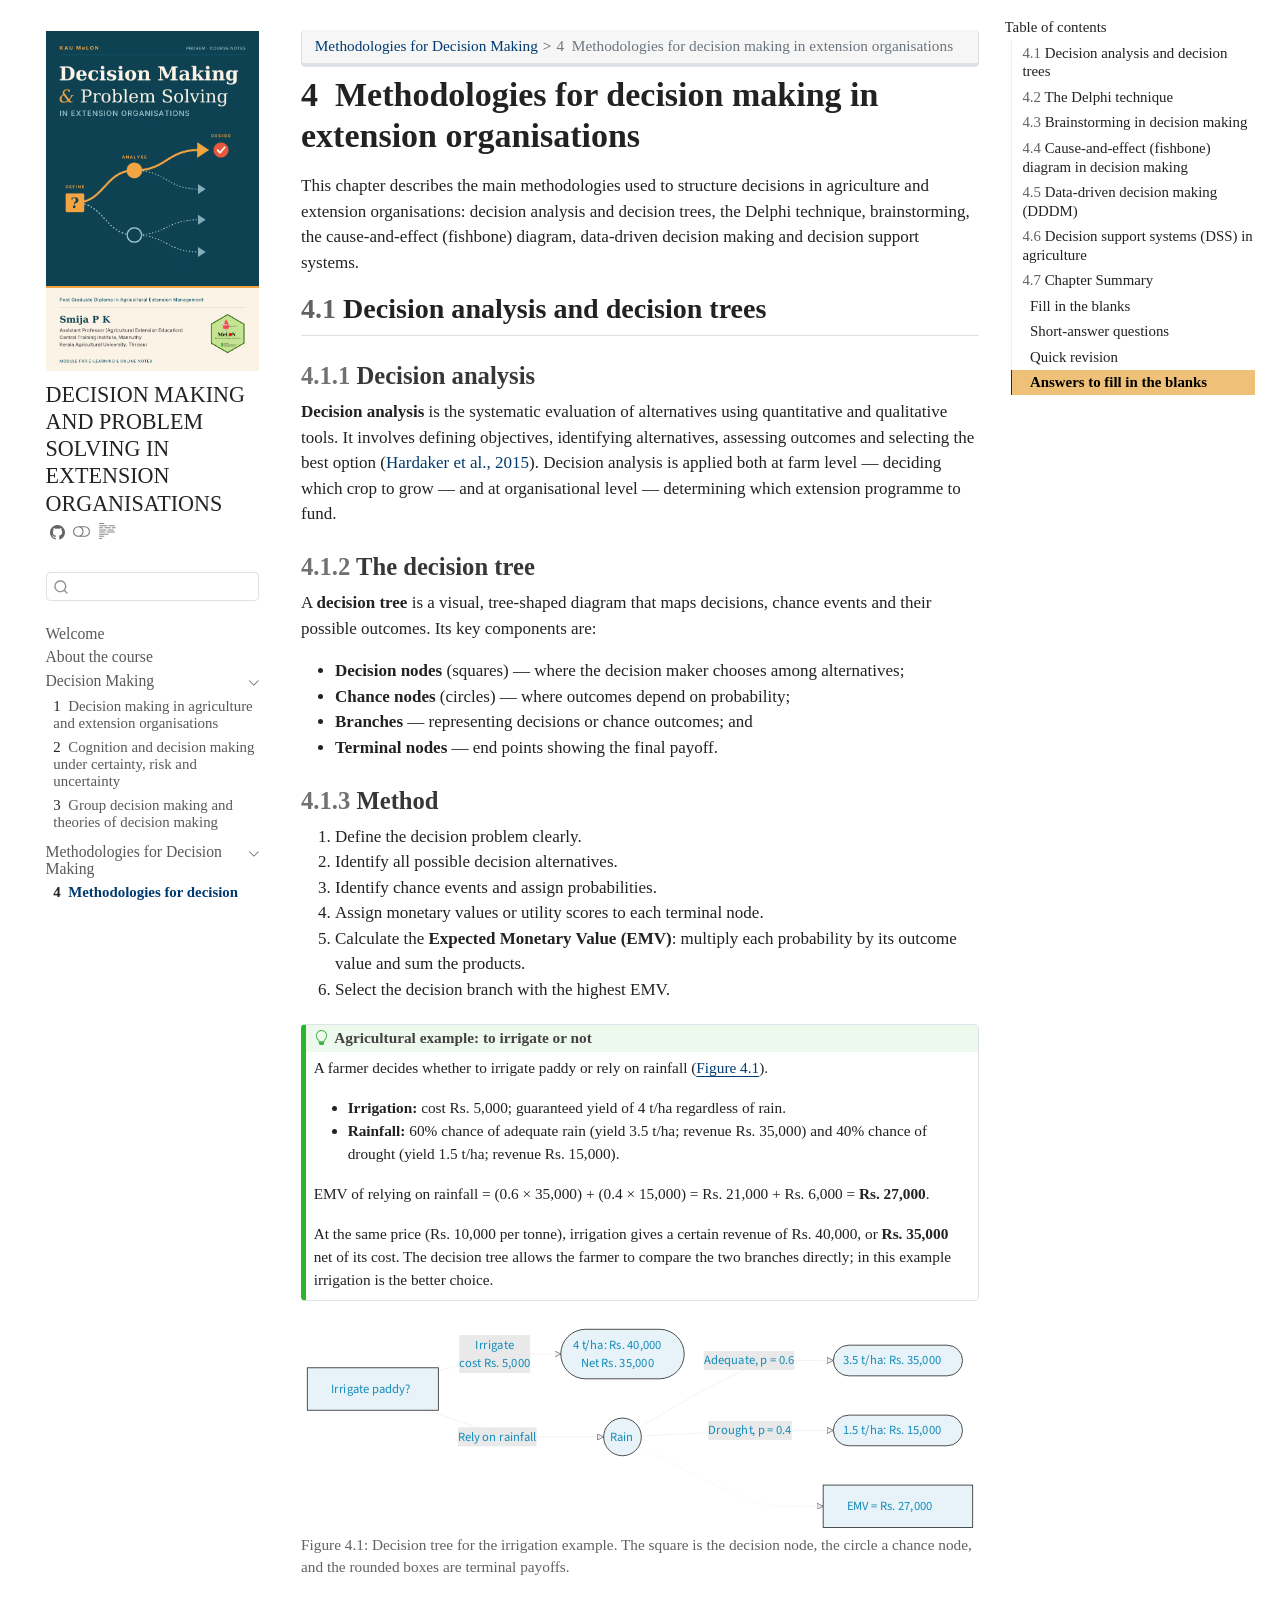
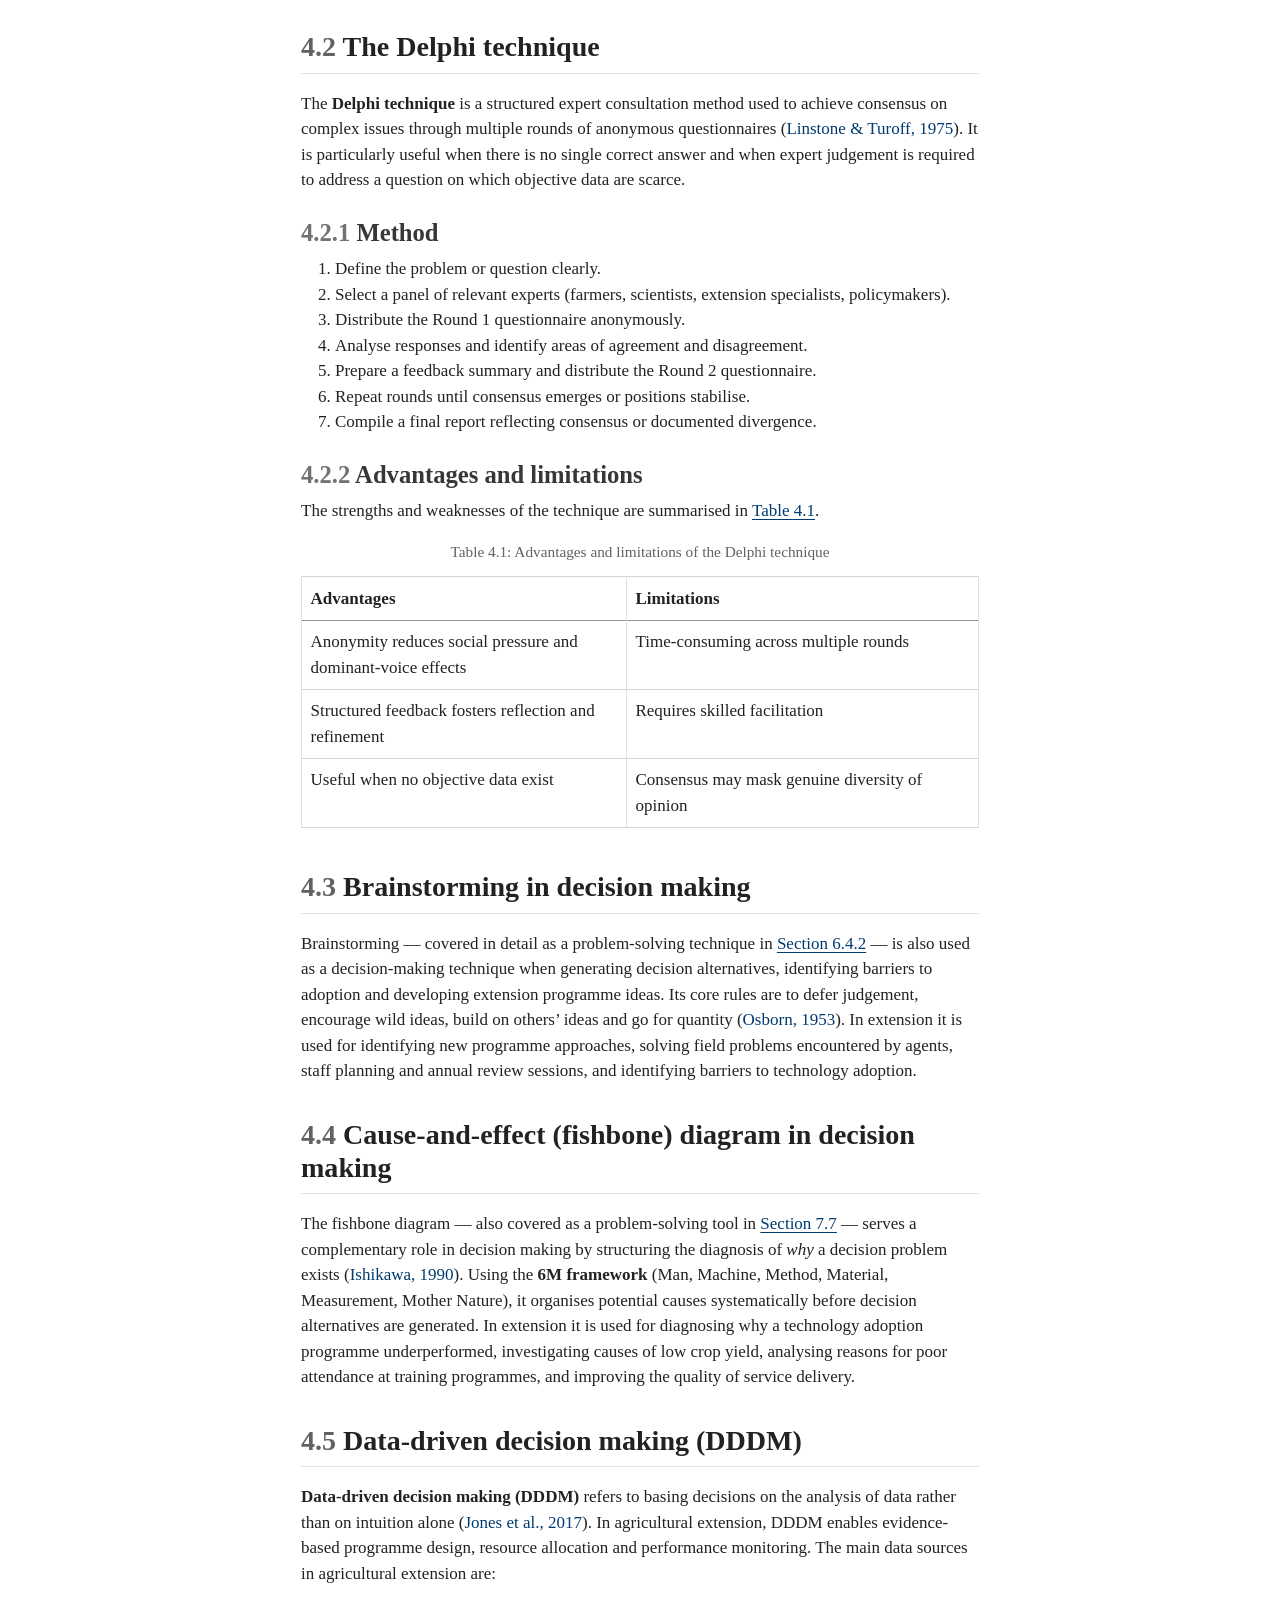
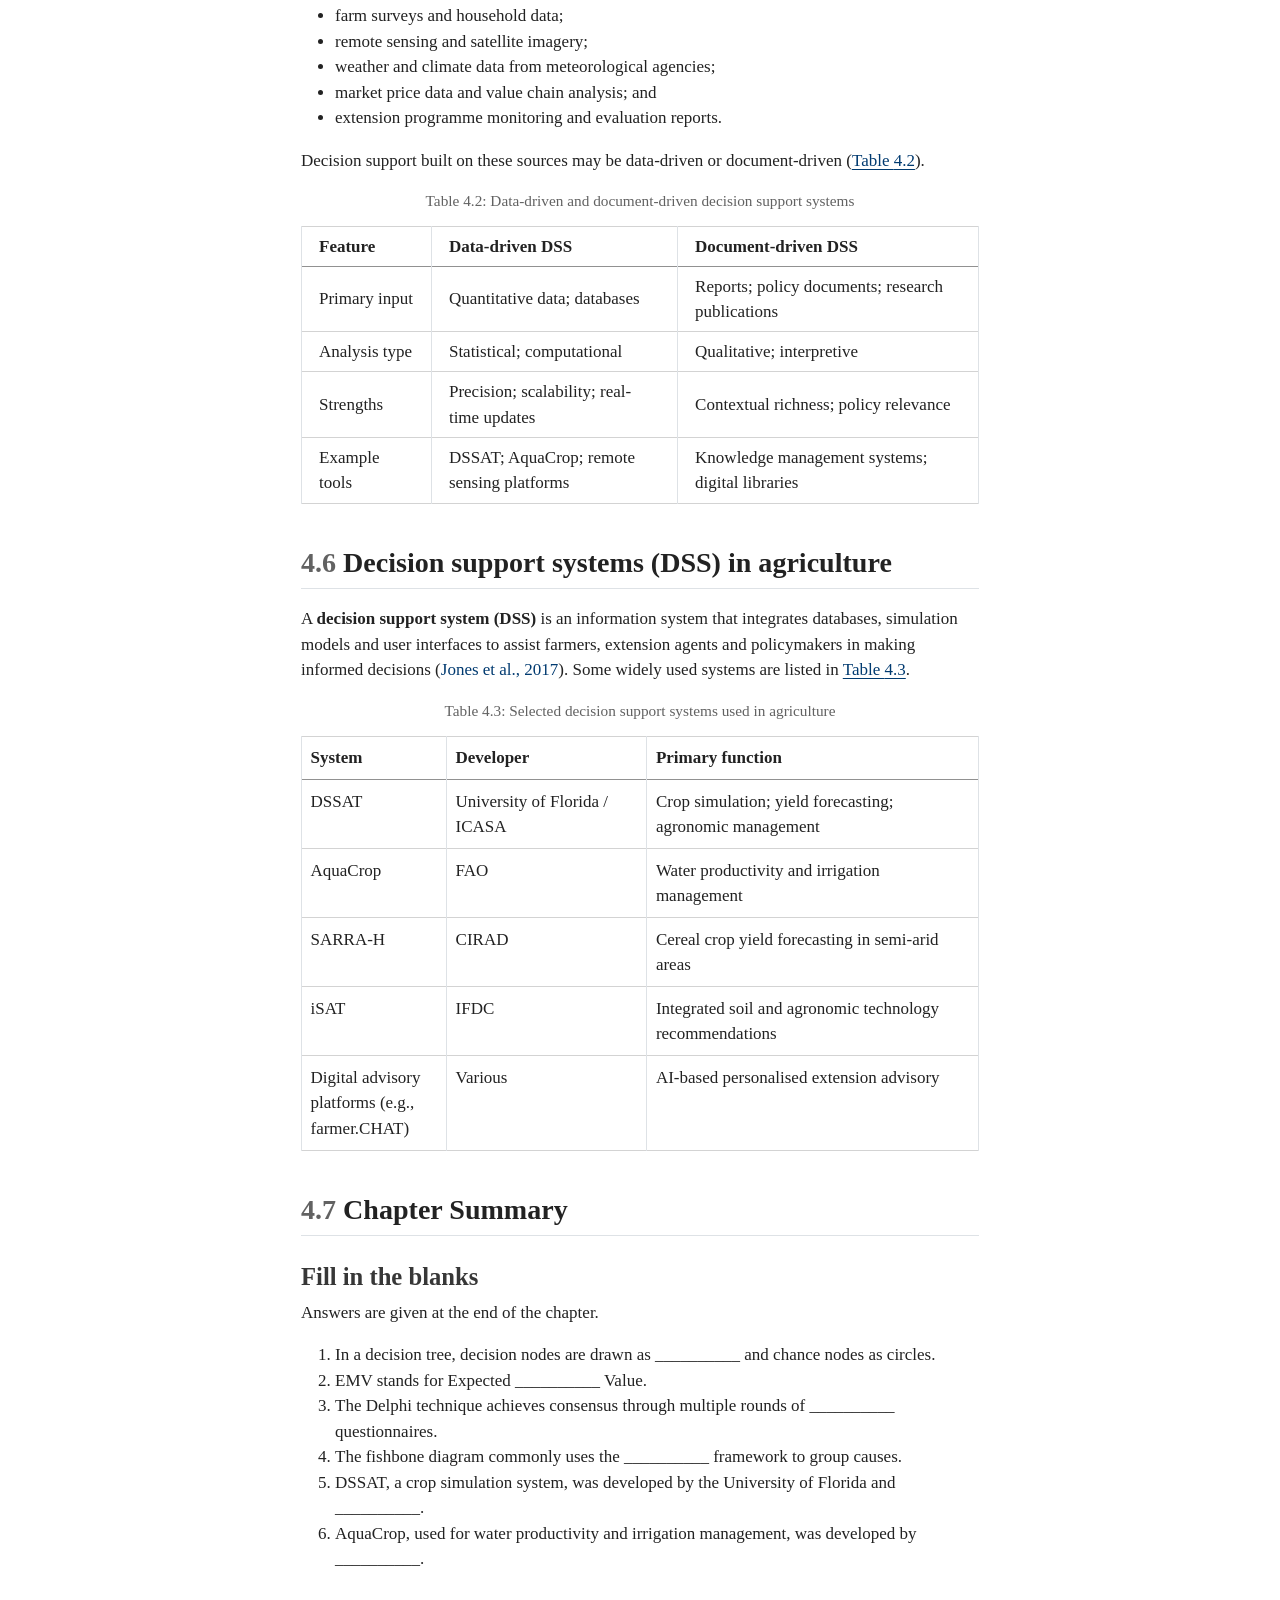
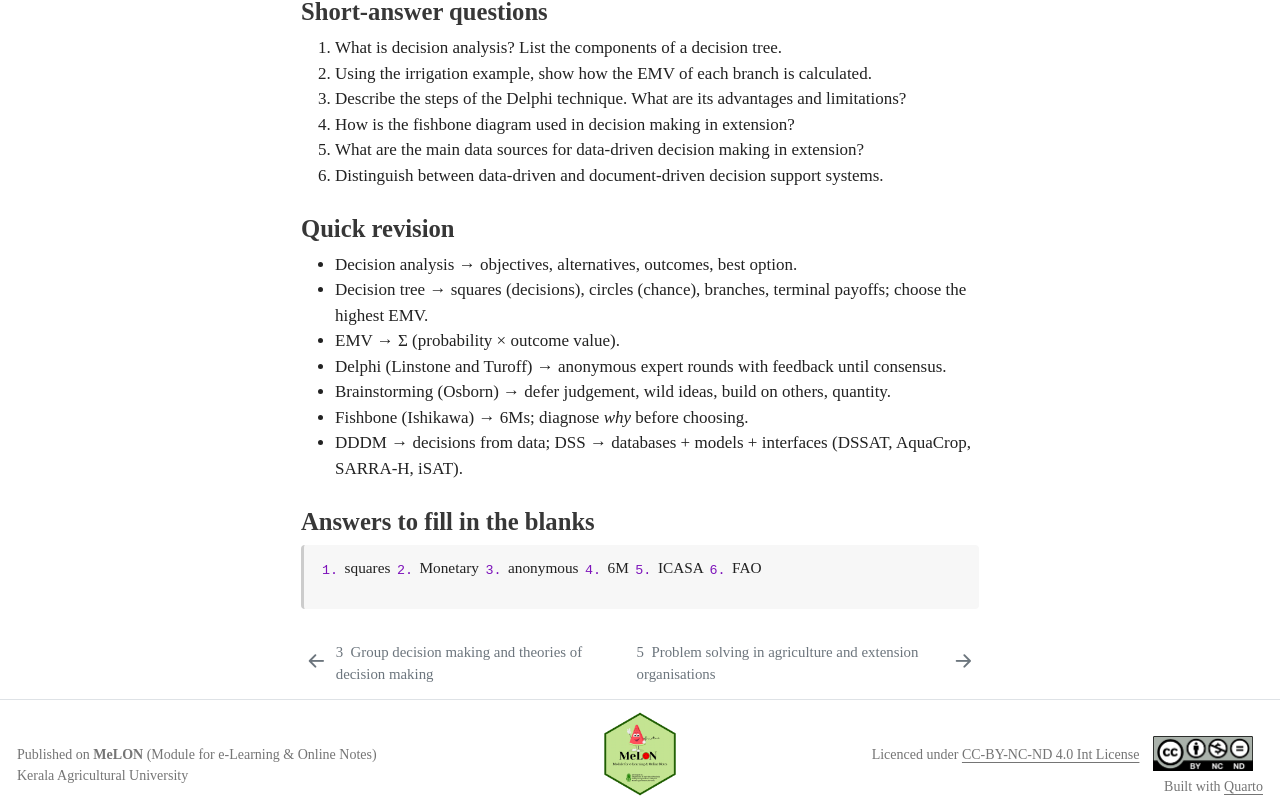
<file: docs/dmMethods.html>
<!DOCTYPE html>
<html xmlns="http://www.w3.org/1999/xhtml" lang="en" xml:lang="en"><head>

<meta charset="utf-8">
<meta name="generator" content="quarto-1.6.42">

<meta name="viewport" content="width=device-width, initial-scale=1.0, user-scalable=yes">


<title>4&nbsp; Methodologies for decision making in extension organisations – DECISION MAKING AND PROBLEM SOLVING IN EXTENSION ORGANISATIONS</title>
<style>
code{white-space: pre-wrap;}
span.smallcaps{font-variant: small-caps;}
div.columns{display: flex; gap: min(4vw, 1.5em);}
div.column{flex: auto; overflow-x: auto;}
div.hanging-indent{margin-left: 1.5em; text-indent: -1.5em;}
ul.task-list{list-style: none;}
ul.task-list li input[type="checkbox"] {
  width: 0.8em;
  margin: 0 0.8em 0.2em -1em; /* quarto-specific, see https://github.com/quarto-dev/quarto-cli/issues/4556 */ 
  vertical-align: middle;
}
/* CSS for citations */
div.csl-bib-body { }
div.csl-entry {
  clear: both;
  margin-bottom: 0em;
}
.hanging-indent div.csl-entry {
  margin-left:2em;
  text-indent:-2em;
}
div.csl-left-margin {
  min-width:2em;
  float:left;
}
div.csl-right-inline {
  margin-left:2em;
  padding-left:1em;
}
div.csl-indent {
  margin-left: 2em;
}</style>


<script src="site_libs/quarto-nav/quarto-nav.js"></script>
<script src="site_libs/quarto-nav/headroom.min.js"></script>
<script src="site_libs/clipboard/clipboard.min.js"></script>
<script src="site_libs/quarto-search/autocomplete.umd.js"></script>
<script src="site_libs/quarto-search/fuse.min.js"></script>
<script src="site_libs/quarto-search/quarto-search.js"></script>
<meta name="quarto:offset" content="./">
<link href="./problemSolving.html" rel="next">
<link href="./groupTheories.html" rel="prev">
<link href="./images/cover.png" rel="icon" type="image/png">
<script src="site_libs/quarto-html/quarto.js"></script>
<script src="site_libs/quarto-html/popper.min.js"></script>
<script src="site_libs/quarto-html/tippy.umd.min.js"></script>
<script src="site_libs/quarto-html/anchor.min.js"></script>
<link href="site_libs/quarto-html/tippy.css" rel="stylesheet">
<link href="site_libs/quarto-html/quarto-syntax-highlighting-2f5df379a58b258e96c21c0638c20c03.css" rel="stylesheet" class="quarto-color-scheme" id="quarto-text-highlighting-styles">
<link href="site_libs/quarto-html/quarto-syntax-highlighting-dark-b53751a350365c71b6c909e95f209ed1.css" rel="prefetch" class="quarto-color-scheme quarto-color-alternate" id="quarto-text-highlighting-styles">
<script src="site_libs/bootstrap/bootstrap.min.js"></script>
<link href="site_libs/bootstrap/bootstrap-icons.css" rel="stylesheet">
<link href="site_libs/bootstrap/bootstrap-e6df8a1b696ee27fb6a199db3da8af22.min.css" rel="stylesheet" append-hash="true" class="quarto-color-scheme" id="quarto-bootstrap" data-mode="light">
<link href="site_libs/bootstrap/bootstrap-dark-d80d2bd28ac41ce5b2bccad92fb0b5a6.min.css" rel="prefetch" append-hash="true" class="quarto-color-scheme quarto-color-alternate" id="quarto-bootstrap" data-mode="dark">
<script id="quarto-search-options" type="application/json">{
  "location": "sidebar",
  "copy-button": false,
  "collapse-after": 3,
  "panel-placement": "start",
  "type": "textbox",
  "limit": 50,
  "keyboard-shortcut": [
    "f",
    "/",
    "s"
  ],
  "show-item-context": false,
  "language": {
    "search-no-results-text": "No results",
    "search-matching-documents-text": "matching documents",
    "search-copy-link-title": "Copy link to search",
    "search-hide-matches-text": "Hide additional matches",
    "search-more-match-text": "more match in this document",
    "search-more-matches-text": "more matches in this document",
    "search-clear-button-title": "Clear",
    "search-text-placeholder": "",
    "search-detached-cancel-button-title": "Cancel",
    "search-submit-button-title": "Submit",
    "search-label": "Search"
  }
}</script>
<style>
/* Natural column widths for short data tables; retain local mobile scrolling. */
main table.compact-data-table {
  width: auto;
  min-width: 0;
  max-width: 100%;
  margin-inline: auto;
  table-layout: auto;
}
main table.compact-data-table th,
main table.compact-data-table td {
  padding: 0.4em 1em;
  vertical-align: middle;
  overflow-wrap: normal;
  word-break: normal;
}
</style>
<script>
// kable HTML cells retain $...$ delimiters; Pandoc's normal prose uses \(...\).
// Support both without changing the table data, markup, or print rendering.
window.MathJax = {
  tex: {
    inlineMath: { "[+]": [["$", "$"]] },
    processEscapes: true
  }
};
</script>
<script src="site_libs/quarto-diagram/mermaid.min.js"></script>
<script src="site_libs/quarto-diagram/mermaid-init.js"></script>
<link href="site_libs/quarto-diagram/mermaid.css" rel="stylesheet">


<meta property="og:title" content="4&nbsp; Methodologies for decision making in extension organisations – DECISION MAKING AND PROBLEM SOLVING IN EXTENSION ORGANISATIONS">
<meta property="og:description" content="">
<meta property="og:image" content="https://kaumelon.github.io/pgdaem-spk1/images/cover.png">
<meta property="og:site_name" content="DECISION MAKING AND PROBLEM SOLVING IN EXTENSION ORGANISATIONS">
<meta property="og:image:alt" content="Decision Making and Problem Solving in Extension Organisations">
<meta property="og:image:height" content="2000">
<meta property="og:image:width" content="1254">
<meta name="twitter:title" content="4&nbsp; Methodologies for decision making in extension organisations – DECISION MAKING AND PROBLEM SOLVING IN EXTENSION ORGANISATIONS">
<meta name="twitter:description" content="">
<meta name="twitter:image" content="https://kaumelon.github.io/pgdaem-spk1/images/cover.png">
<meta name="twitter:image:alt" content="Decision Making and Problem Solving in Extension Organisations">
<meta name="twitter:card" content="summary_large_image">
<meta name="twitter:image-height" content="2000">
<meta name="twitter:image-width" content="1254">
</head>

<body class="nav-sidebar floating">

<div id="quarto-search-results"></div>
  <header id="quarto-header" class="headroom fixed-top">
  <nav class="quarto-secondary-nav">
    <div class="container-fluid d-flex">
      <button type="button" class="quarto-btn-toggle btn" data-bs-toggle="collapse" role="button" data-bs-target=".quarto-sidebar-collapse-item" aria-controls="quarto-sidebar" aria-expanded="false" aria-label="Toggle sidebar navigation" onclick="if (window.quartoToggleHeadroom) { window.quartoToggleHeadroom(); }">
        <i class="bi bi-layout-text-sidebar-reverse"></i>
      </button>
        <nav class="quarto-page-breadcrumbs" aria-label="breadcrumb"><ol class="breadcrumb"><li class="breadcrumb-item"><a href="./dmMethods.html">Methodologies for Decision Making</a></li><li class="breadcrumb-item"><a href="./dmMethods.html"><span class="chapter-number">4</span>&nbsp; <span class="chapter-title">Methodologies for decision making in extension organisations</span></a></li></ol></nav>
        <a class="flex-grow-1" role="navigation" data-bs-toggle="collapse" data-bs-target=".quarto-sidebar-collapse-item" aria-controls="quarto-sidebar" aria-expanded="false" aria-label="Toggle sidebar navigation" onclick="if (window.quartoToggleHeadroom) { window.quartoToggleHeadroom(); }">      
        </a>
      <button type="button" class="btn quarto-search-button" aria-label="Search" onclick="window.quartoOpenSearch();">
        <i class="bi bi-search"></i>
      </button>
    </div>
  </nav>
</header>
<!-- content -->
<div id="quarto-content" class="quarto-container page-columns page-rows-contents page-layout-article">
<!-- sidebar -->
  <nav id="quarto-sidebar" class="sidebar collapse collapse-horizontal quarto-sidebar-collapse-item sidebar-navigation floating overflow-auto">
    <div class="pt-lg-2 mt-2 text-left sidebar-header sidebar-header-stacked">
      <a href="./index.html" class="sidebar-logo-link">
      <img src="./images/cover.png" alt="" class="sidebar-logo py-0 d-lg-inline d-none">
      </a>
    <div class="sidebar-title mb-0 py-0">
      <a href="./">DECISION MAKING AND PROBLEM SOLVING IN EXTENSION ORGANISATIONS</a> 
        <div class="sidebar-tools-main tools-wide">
    <a href="https://github.com/KAUMELON/pgdaem-spk1" title="Source Code" class="quarto-navigation-tool px-1" aria-label="Source Code"><i class="bi bi-github"></i></a>
  <a href="" class="quarto-color-scheme-toggle quarto-navigation-tool  px-1" onclick="window.quartoToggleColorScheme(); return false;" title="Toggle dark mode"><i class="bi"></i></a>
  <a href="" class="quarto-reader-toggle quarto-navigation-tool px-1" onclick="window.quartoToggleReader(); return false;" title="Toggle reader mode">
  <div class="quarto-reader-toggle-btn">
  <i class="bi"></i>
  </div>
</a>
</div>
    </div>
      </div>
        <div class="mt-2 flex-shrink-0 align-items-center">
        <div class="sidebar-search">
        <div id="quarto-search" class="" title="Search"></div>
        </div>
        </div>
    <div class="sidebar-menu-container"> 
    <ul class="list-unstyled mt-1">
        <li class="sidebar-item">
  <div class="sidebar-item-container"> 
  <a href="./index.html" class="sidebar-item-text sidebar-link">
 <span class="menu-text">Welcome</span></a>
  </div>
</li>
        <li class="sidebar-item">
  <div class="sidebar-item-container"> 
  <a href="./preface.html" class="sidebar-item-text sidebar-link">
 <span class="menu-text">About the course</span></a>
  </div>
</li>
        <li class="sidebar-item sidebar-item-section">
      <div class="sidebar-item-container"> 
            <a class="sidebar-item-text sidebar-link text-start" data-bs-toggle="collapse" data-bs-target="#quarto-sidebar-section-1" role="navigation" aria-expanded="true">
 <span class="menu-text">Decision Making</span></a>
          <a class="sidebar-item-toggle text-start" data-bs-toggle="collapse" data-bs-target="#quarto-sidebar-section-1" role="navigation" aria-expanded="true" aria-label="Toggle section">
            <i class="bi bi-chevron-right ms-2"></i>
          </a> 
      </div>
      <ul id="quarto-sidebar-section-1" class="collapse list-unstyled sidebar-section depth1 show">  
          <li class="sidebar-item">
  <div class="sidebar-item-container"> 
  <a href="./decisionMaking.html" class="sidebar-item-text sidebar-link">
 <span class="menu-text"><span class="chapter-number">1</span>&nbsp; <span class="chapter-title">Decision making in agriculture and extension organisations</span></span></a>
  </div>
</li>
          <li class="sidebar-item">
  <div class="sidebar-item-container"> 
  <a href="./cognitionRisk.html" class="sidebar-item-text sidebar-link">
 <span class="menu-text"><span class="chapter-number">2</span>&nbsp; <span class="chapter-title">Cognition and decision making under certainty, risk and uncertainty</span></span></a>
  </div>
</li>
          <li class="sidebar-item">
  <div class="sidebar-item-container"> 
  <a href="./groupTheories.html" class="sidebar-item-text sidebar-link">
 <span class="menu-text"><span class="chapter-number">3</span>&nbsp; <span class="chapter-title">Group decision making and theories of decision making</span></span></a>
  </div>
</li>
      </ul>
  </li>
        <li class="sidebar-item sidebar-item-section">
      <div class="sidebar-item-container"> 
            <a class="sidebar-item-text sidebar-link text-start" data-bs-toggle="collapse" data-bs-target="#quarto-sidebar-section-2" role="navigation" aria-expanded="true">
 <span class="menu-text">Methodologies for Decision Making</span></a>
          <a class="sidebar-item-toggle text-start" data-bs-toggle="collapse" data-bs-target="#quarto-sidebar-section-2" role="navigation" aria-expanded="true" aria-label="Toggle section">
            <i class="bi bi-chevron-right ms-2"></i>
          </a> 
      </div>
      <ul id="quarto-sidebar-section-2" class="collapse list-unstyled sidebar-section depth1 show">  
          <li class="sidebar-item">
  <div class="sidebar-item-container"> 
  <a href="./dmMethods.html" class="sidebar-item-text sidebar-link active">
 <span class="menu-text"><span class="chapter-number">4</span>&nbsp; <span class="chapter-title">Methodologies for decision making in extension organisations</span></span></a>
  </div>
</li>
      </ul>
  </li>
        <li class="sidebar-item sidebar-item-section">
      <div class="sidebar-item-container"> 
            <a class="sidebar-item-text sidebar-link text-start" data-bs-toggle="collapse" data-bs-target="#quarto-sidebar-section-3" role="navigation" aria-expanded="true">
 <span class="menu-text">Problem Solving</span></a>
          <a class="sidebar-item-toggle text-start" data-bs-toggle="collapse" data-bs-target="#quarto-sidebar-section-3" role="navigation" aria-expanded="true" aria-label="Toggle section">
            <i class="bi bi-chevron-right ms-2"></i>
          </a> 
      </div>
      <ul id="quarto-sidebar-section-3" class="collapse list-unstyled sidebar-section depth1 show">  
          <li class="sidebar-item">
  <div class="sidebar-item-container"> 
  <a href="./problemSolving.html" class="sidebar-item-text sidebar-link">
 <span class="menu-text"><span class="chapter-number">5</span>&nbsp; <span class="chapter-title">Problem solving in agriculture and extension organisations</span></span></a>
  </div>
</li>
          <li class="sidebar-item">
  <div class="sidebar-item-container"> 
  <a href="./psModels.html" class="sidebar-item-text sidebar-link">
 <span class="menu-text"><span class="chapter-number">6</span>&nbsp; <span class="chapter-title">Theories, models and techniques for problem solving</span></span></a>
  </div>
</li>
          <li class="sidebar-item">
  <div class="sidebar-item-container"> 
  <a href="./statTools.html" class="sidebar-item-text sidebar-link">
 <span class="menu-text"><span class="chapter-number">7</span>&nbsp; <span class="chapter-title">Statistical and graphical methods and the E5 framework for problem solving</span></span></a>
  </div>
</li>
      </ul>
  </li>
        <li class="sidebar-item sidebar-item-section">
      <div class="sidebar-item-container"> 
            <a class="sidebar-item-text sidebar-link text-start" data-bs-toggle="collapse" data-bs-target="#quarto-sidebar-section-4" role="navigation" aria-expanded="true">
 <span class="menu-text">Appendices</span></a>
          <a class="sidebar-item-toggle text-start" data-bs-toggle="collapse" data-bs-target="#quarto-sidebar-section-4" role="navigation" aria-expanded="true" aria-label="Toggle section">
            <i class="bi bi-chevron-right ms-2"></i>
          </a> 
      </div>
      <ul id="quarto-sidebar-section-4" class="collapse list-unstyled sidebar-section depth1 show">  
          <li class="sidebar-item">
  <div class="sidebar-item-container"> 
  <a href="./references.html" class="sidebar-item-text sidebar-link">
 <span class="menu-text">References</span></a>
  </div>
</li>
      </ul>
  </li>
    </ul>
    </div>
</nav>
<div id="quarto-sidebar-glass" class="quarto-sidebar-collapse-item" data-bs-toggle="collapse" data-bs-target=".quarto-sidebar-collapse-item"></div>
<!-- margin-sidebar -->
    <div id="quarto-margin-sidebar" class="sidebar margin-sidebar">
        <nav id="TOC" role="doc-toc" class="toc-active">
    <h2 id="toc-title">Table of contents</h2>
   
  <ul>
  <li><a href="#sec-decision-analysis" id="toc-sec-decision-analysis" class="nav-link active" data-scroll-target="#sec-decision-analysis"><span class="header-section-number">4.1</span> Decision analysis and decision trees</a>
  <ul class="collapse">
  <li><a href="#decision-analysis" id="toc-decision-analysis" class="nav-link" data-scroll-target="#decision-analysis"><span class="header-section-number">4.1.1</span> Decision analysis</a></li>
  <li><a href="#sec-decision-tree" id="toc-sec-decision-tree" class="nav-link" data-scroll-target="#sec-decision-tree"><span class="header-section-number">4.1.2</span> The decision tree</a></li>
  <li><a href="#method" id="toc-method" class="nav-link" data-scroll-target="#method"><span class="header-section-number">4.1.3</span> Method</a></li>
  </ul></li>
  <li><a href="#sec-delphi" id="toc-sec-delphi" class="nav-link" data-scroll-target="#sec-delphi"><span class="header-section-number">4.2</span> The Delphi technique</a>
  <ul class="collapse">
  <li><a href="#method-1" id="toc-method-1" class="nav-link" data-scroll-target="#method-1"><span class="header-section-number">4.2.1</span> Method</a></li>
  <li><a href="#advantages-and-limitations" id="toc-advantages-and-limitations" class="nav-link" data-scroll-target="#advantages-and-limitations"><span class="header-section-number">4.2.2</span> Advantages and limitations</a></li>
  </ul></li>
  <li><a href="#sec-brainstorm-dm" id="toc-sec-brainstorm-dm" class="nav-link" data-scroll-target="#sec-brainstorm-dm"><span class="header-section-number">4.3</span> Brainstorming in decision making</a></li>
  <li><a href="#sec-fishbone-dm" id="toc-sec-fishbone-dm" class="nav-link" data-scroll-target="#sec-fishbone-dm"><span class="header-section-number">4.4</span> Cause-and-effect (fishbone) diagram in decision making</a></li>
  <li><a href="#sec-dddm" id="toc-sec-dddm" class="nav-link" data-scroll-target="#sec-dddm"><span class="header-section-number">4.5</span> Data-driven decision making (DDDM)</a></li>
  <li><a href="#sec-dss" id="toc-sec-dss" class="nav-link" data-scroll-target="#sec-dss"><span class="header-section-number">4.6</span> Decision support systems (DSS) in agriculture</a></li>
  <li><a href="#chapter-summary" id="toc-chapter-summary" class="nav-link" data-scroll-target="#chapter-summary"><span class="header-section-number">4.7</span> Chapter Summary</a>
  <ul class="collapse">
  <li><a href="#fill-in-the-blanks" id="toc-fill-in-the-blanks" class="nav-link" data-scroll-target="#fill-in-the-blanks">Fill in the blanks</a></li>
  <li><a href="#short-answer-questions" id="toc-short-answer-questions" class="nav-link" data-scroll-target="#short-answer-questions">Short-answer questions</a></li>
  <li><a href="#quick-revision" id="toc-quick-revision" class="nav-link" data-scroll-target="#quick-revision">Quick revision</a></li>
  <li><a href="#answers-to-fill-in-the-blanks" id="toc-answers-to-fill-in-the-blanks" class="nav-link" data-scroll-target="#answers-to-fill-in-the-blanks">Answers to fill in the blanks</a></li>
  </ul></li>
  </ul>
</nav>
    </div>
<!-- main -->
<main class="content" id="quarto-document-content">

<header id="title-block-header" class="quarto-title-block default"><nav class="quarto-page-breadcrumbs quarto-title-breadcrumbs d-none d-lg-block" aria-label="breadcrumb"><ol class="breadcrumb"><li class="breadcrumb-item"><a href="./dmMethods.html">Methodologies for Decision Making</a></li><li class="breadcrumb-item"><a href="./dmMethods.html"><span class="chapter-number">4</span>&nbsp; <span class="chapter-title">Methodologies for decision making in extension organisations</span></a></li></ol></nav>
<div class="quarto-title">
<h1 class="title"><span id="sec-methods" class="quarto-section-identifier"><span class="chapter-number">4</span>&nbsp; <span class="chapter-title">Methodologies for decision making in extension organisations</span></span></h1>
</div>



<div class="quarto-title-meta">

    
  
    
  </div>
  


</header>


<p>This chapter describes the main methodologies used to structure decisions in agriculture and extension organisations: decision analysis and decision trees, the Delphi technique, brainstorming, the cause-and-effect (fishbone) diagram, data-driven decision making and decision support systems.</p>
<section id="sec-decision-analysis" class="level2" data-number="4.1">
<h2 data-number="4.1" class="anchored" data-anchor-id="sec-decision-analysis"><span class="header-section-number">4.1</span> Decision analysis and decision trees</h2>
<section id="decision-analysis" class="level3" data-number="4.1.1">
<h3 data-number="4.1.1" class="anchored" data-anchor-id="decision-analysis"><span class="header-section-number">4.1.1</span> Decision analysis</h3>
<p><strong>Decision analysis</strong> is the systematic evaluation of alternatives using quantitative and qualitative tools. It involves defining objectives, identifying alternatives, assessing outcomes and selecting the best option <span class="citation" data-cites="hardaker2015">(<a href="references.html#ref-hardaker2015" role="doc-biblioref">Hardaker et al., 2015</a>)</span>. Decision analysis is applied both at farm level — deciding which crop to grow — and at organisational level — determining which extension programme to fund.</p>
</section>
<section id="sec-decision-tree" class="level3" data-number="4.1.2">
<h3 data-number="4.1.2" class="anchored" data-anchor-id="sec-decision-tree"><span class="header-section-number">4.1.2</span> The decision tree</h3>
<p>A <strong>decision tree</strong> is a visual, tree-shaped diagram that maps decisions, chance events and their possible outcomes. Its key components are:</p>
<ul>
<li><strong>Decision nodes</strong> (squares) — where the decision maker chooses among alternatives;</li>
<li><strong>Chance nodes</strong> (circles) — where outcomes depend on probability;</li>
<li><strong>Branches</strong> — representing decisions or chance outcomes; and</li>
<li><strong>Terminal nodes</strong> — end points showing the final payoff.</li>
</ul>
</section>
<section id="method" class="level3" data-number="4.1.3">
<h3 data-number="4.1.3" class="anchored" data-anchor-id="method"><span class="header-section-number">4.1.3</span> Method</h3>
<ol type="1">
<li>Define the decision problem clearly.</li>
<li>Identify all possible decision alternatives.</li>
<li>Identify chance events and assign probabilities.</li>
<li>Assign monetary values or utility scores to each terminal node.</li>
<li>Calculate the <strong>Expected Monetary Value (EMV)</strong>: multiply each probability by its outcome value and sum the products.</li>
<li>Select the decision branch with the highest EMV.</li>
</ol>
<div class="callout callout-style-default callout-tip callout-titled" title="Agricultural example: to irrigate or not">
<div class="callout-header d-flex align-content-center">
<div class="callout-icon-container">
<i class="callout-icon"></i>
</div>
<div class="callout-title-container flex-fill">
Agricultural example: to irrigate or not
</div>
</div>
<div class="callout-body-container callout-body">
<p>A farmer decides whether to irrigate paddy or rely on rainfall (<a href="#fig-decision-tree" class="quarto-xref">Figure&nbsp;<span>4.1</span></a>).</p>
<ul>
<li><strong>Irrigation:</strong> cost Rs. 5,000; guaranteed yield of 4 t/ha regardless of rain.</li>
<li><strong>Rainfall:</strong> 60% chance of adequate rain (yield 3.5 t/ha; revenue Rs. 35,000) and 40% chance of drought (yield 1.5 t/ha; revenue Rs. 15,000).</li>
</ul>
<p>EMV of relying on rainfall = (0.6 × 35,000) + (0.4 × 15,000) = Rs. 21,000 + Rs. 6,000 = <strong>Rs. 27,000</strong>.</p>
<p>At the same price (Rs. 10,000 per tonne), irrigation gives a certain revenue of Rs. 40,000, or <strong>Rs. 35,000</strong> net of its cost. The decision tree allows the farmer to compare the two branches directly; in this example irrigation is the better choice.</p>
</div>
</div>
<div class="cell" data-layout-align="default">
<div class="cell-output-display">
<div id="fig-decision-tree" class="quarto-float quarto-figure quarto-figure-center anchored">
<figure class="quarto-float quarto-float-fig figure">
<div aria-describedby="fig-decision-tree-caption-0ceaefa1-69ba-4598-a22c-09a6ac19f8ca">
<div>
<pre class="mermaid mermaid-js" data-label="fig-decision-tree">flowchart LR
  D[Irrigate paddy?] --&gt;|Irrigate&lt;br&gt;cost Rs. 5,000| T1(["4 t/ha: Rs. 40,000&lt;br&gt;Net Rs. 35,000"])
  D --&gt;|Rely on rainfall| C((Rain))
  C --&gt;|Adequate, p = 0.6| T2(["3.5 t/ha: Rs. 35,000"])
  C --&gt;|Drought, p = 0.4| T3(["1.5 t/ha: Rs. 15,000"])
  C -.- E["EMV = Rs. 27,000"]
</pre>
</div>
</div>
<figcaption class="quarto-float-caption-bottom quarto-float-caption quarto-float-fig" id="fig-decision-tree-caption-0ceaefa1-69ba-4598-a22c-09a6ac19f8ca">
Figure&nbsp;4.1: Decision tree for the irrigation example. The square is the decision node, the circle a chance node, and the rounded boxes are terminal payoffs.
</figcaption>
</figure>
</div>
</div>
</div>
</section>
</section>
<section id="sec-delphi" class="level2" data-number="4.2">
<h2 data-number="4.2" class="anchored" data-anchor-id="sec-delphi"><span class="header-section-number">4.2</span> The Delphi technique</h2>
<p>The <strong>Delphi technique</strong> is a structured expert consultation method used to achieve consensus on complex issues through multiple rounds of anonymous questionnaires <span class="citation" data-cites="linstone1975">(<a href="references.html#ref-linstone1975" role="doc-biblioref">Linstone &amp; Turoff, 1975</a>)</span>. It is particularly useful when there is no single correct answer and when expert judgement is required to address a question on which objective data are scarce.</p>
<section id="method-1" class="level3" data-number="4.2.1">
<h3 data-number="4.2.1" class="anchored" data-anchor-id="method-1"><span class="header-section-number">4.2.1</span> Method</h3>
<ol type="1">
<li>Define the problem or question clearly.</li>
<li>Select a panel of relevant experts (farmers, scientists, extension specialists, policymakers).</li>
<li>Distribute the Round 1 questionnaire anonymously.</li>
<li>Analyse responses and identify areas of agreement and disagreement.</li>
<li>Prepare a feedback summary and distribute the Round 2 questionnaire.</li>
<li>Repeat rounds until consensus emerges or positions stabilise.</li>
<li>Compile a final report reflecting consensus or documented divergence.</li>
</ol>
</section>
<section id="advantages-and-limitations" class="level3" data-number="4.2.2">
<h3 data-number="4.2.2" class="anchored" data-anchor-id="advantages-and-limitations"><span class="header-section-number">4.2.2</span> Advantages and limitations</h3>
<p>The strengths and weaknesses of the technique are summarised in <a href="#tbl-delphi" class="quarto-xref">Table&nbsp;<span>4.1</span></a>.</p>
<div id="tbl-delphi" class="bordered quarto-float quarto-figure quarto-figure-center anchored">
<figure class="quarto-float quarto-float-tbl figure">
<figcaption class="quarto-float-caption-top quarto-float-caption quarto-float-tbl" id="tbl-delphi-caption-0ceaefa1-69ba-4598-a22c-09a6ac19f8ca">
Table&nbsp;4.1: Advantages and limitations of the Delphi technique
</figcaption>
<div aria-describedby="tbl-delphi-caption-0ceaefa1-69ba-4598-a22c-09a6ac19f8ca">
<table class="table-bordered caption-top table">
<colgroup>
<col style="width: 48%">
<col style="width: 52%">
</colgroup>
<thead>
<tr class="header">
<th style="text-align: left;">Advantages</th>
<th style="text-align: left;">Limitations</th>
</tr>
</thead>
<tbody>
<tr class="odd">
<td style="text-align: left;">Anonymity reduces social pressure and dominant-voice effects</td>
<td style="text-align: left;">Time-consuming across multiple rounds</td>
</tr>
<tr class="even">
<td style="text-align: left;">Structured feedback fosters reflection and refinement</td>
<td style="text-align: left;">Requires skilled facilitation</td>
</tr>
<tr class="odd">
<td style="text-align: left;">Useful when no objective data exist</td>
<td style="text-align: left;">Consensus may mask genuine diversity of opinion</td>
</tr>
</tbody>
</table>
</div>
</figure>
</div>
</section>
</section>
<section id="sec-brainstorm-dm" class="level2" data-number="4.3">
<h2 data-number="4.3" class="anchored" data-anchor-id="sec-brainstorm-dm"><span class="header-section-number">4.3</span> Brainstorming in decision making</h2>
<p>Brainstorming — covered in detail as a problem-solving technique in <a href="psModels.html#sec-brainstorming" class="quarto-xref"><span>Section 6.4.2</span></a> — is also used as a decision-making technique when generating decision alternatives, identifying barriers to adoption and developing extension programme ideas. Its core rules are to defer judgement, encourage wild ideas, build on others’ ideas and go for quantity <span class="citation" data-cites="osborn1953">(<a href="references.html#ref-osborn1953" role="doc-biblioref">Osborn, 1953</a>)</span>. In extension it is used for identifying new programme approaches, solving field problems encountered by agents, staff planning and annual review sessions, and identifying barriers to technology adoption.</p>
</section>
<section id="sec-fishbone-dm" class="level2" data-number="4.4">
<h2 data-number="4.4" class="anchored" data-anchor-id="sec-fishbone-dm"><span class="header-section-number">4.4</span> Cause-and-effect (fishbone) diagram in decision making</h2>
<p>The fishbone diagram — also covered as a problem-solving tool in <a href="statTools.html#sec-fishbone" class="quarto-xref"><span>Section 7.7</span></a> — serves a complementary role in decision making by structuring the diagnosis of <em>why</em> a decision problem exists <span class="citation" data-cites="ishikawa1990">(<a href="references.html#ref-ishikawa1990" role="doc-biblioref">Ishikawa, 1990</a>)</span>. Using the <strong>6M framework</strong> (Man, Machine, Method, Material, Measurement, Mother Nature), it organises potential causes systematically before decision alternatives are generated. In extension it is used for diagnosing why a technology adoption programme underperformed, investigating causes of low crop yield, analysing reasons for poor attendance at training programmes, and improving the quality of service delivery.</p>
</section>
<section id="sec-dddm" class="level2" data-number="4.5">
<h2 data-number="4.5" class="anchored" data-anchor-id="sec-dddm"><span class="header-section-number">4.5</span> Data-driven decision making (DDDM)</h2>
<p><strong>Data-driven decision making (DDDM)</strong> refers to basing decisions on the analysis of data rather than on intuition alone <span class="citation" data-cites="jones2017">(<a href="references.html#ref-jones2017" role="doc-biblioref">Jones et al., 2017</a>)</span>. In agricultural extension, DDDM enables evidence-based programme design, resource allocation and performance monitoring. The main data sources in agricultural extension are:</p>
<ul>
<li>farm surveys and household data;</li>
<li>remote sensing and satellite imagery;</li>
<li>weather and climate data from meteorological agencies;</li>
<li>market price data and value chain analysis; and</li>
<li>extension programme monitoring and evaluation reports.</li>
</ul>
<p>Decision support built on these sources may be data-driven or document-driven (<a href="#tbl-dss-types" class="quarto-xref">Table&nbsp;<span>4.2</span></a>).</p>
<div id="tbl-dss-types" class="bordered quarto-float quarto-figure quarto-figure-center anchored">
<figure class="quarto-float quarto-float-tbl figure">
<figcaption class="quarto-float-caption-top quarto-float-caption quarto-float-tbl" id="tbl-dss-types-caption-0ceaefa1-69ba-4598-a22c-09a6ac19f8ca">
Table&nbsp;4.2: Data-driven and document-driven decision support systems
</figcaption>
<div aria-describedby="tbl-dss-types-caption-0ceaefa1-69ba-4598-a22c-09a6ac19f8ca">
<table class="compact-data-table table-bordered caption-top table">
<colgroup>
<col style="width: 19%">
<col style="width: 36%">
<col style="width: 44%">
</colgroup>
<thead>
<tr class="header">
<th style="text-align: left;">Feature</th>
<th style="text-align: left;">Data-driven DSS</th>
<th style="text-align: left;">Document-driven DSS</th>
</tr>
</thead>
<tbody>
<tr class="odd">
<td style="text-align: left;">Primary input</td>
<td style="text-align: left;">Quantitative data; databases</td>
<td style="text-align: left;">Reports; policy documents; research publications</td>
</tr>
<tr class="even">
<td style="text-align: left;">Analysis type</td>
<td style="text-align: left;">Statistical; computational</td>
<td style="text-align: left;">Qualitative; interpretive</td>
</tr>
<tr class="odd">
<td style="text-align: left;">Strengths</td>
<td style="text-align: left;">Precision; scalability; real-time updates</td>
<td style="text-align: left;">Contextual richness; policy relevance</td>
</tr>
<tr class="even">
<td style="text-align: left;">Example tools</td>
<td style="text-align: left;">DSSAT; AquaCrop; remote sensing platforms</td>
<td style="text-align: left;">Knowledge management systems; digital libraries</td>
</tr>
</tbody>
</table>
</div>
</figure>
</div>
</section>
<section id="sec-dss" class="level2" data-number="4.6">
<h2 data-number="4.6" class="anchored" data-anchor-id="sec-dss"><span class="header-section-number">4.6</span> Decision support systems (DSS) in agriculture</h2>
<p>A <strong>decision support system (DSS)</strong> is an information system that integrates databases, simulation models and user interfaces to assist farmers, extension agents and policymakers in making informed decisions <span class="citation" data-cites="jones2017">(<a href="references.html#ref-jones2017" role="doc-biblioref">Jones et al., 2017</a>)</span>. Some widely used systems are listed in <a href="#tbl-dss" class="quarto-xref">Table&nbsp;<span>4.3</span></a>.</p>
<div id="tbl-dss" class="bordered quarto-float quarto-figure quarto-figure-center anchored">
<figure class="quarto-float quarto-float-tbl figure">
<figcaption class="quarto-float-caption-top quarto-float-caption quarto-float-tbl" id="tbl-dss-caption-0ceaefa1-69ba-4598-a22c-09a6ac19f8ca">
Table&nbsp;4.3: Selected decision support systems used in agriculture
</figcaption>
<div aria-describedby="tbl-dss-caption-0ceaefa1-69ba-4598-a22c-09a6ac19f8ca">
<table class="table-bordered caption-top table">
<colgroup>
<col style="width: 21%">
<col style="width: 29%">
<col style="width: 48%">
</colgroup>
<thead>
<tr class="header">
<th style="text-align: left;">System</th>
<th style="text-align: left;">Developer</th>
<th style="text-align: left;">Primary function</th>
</tr>
</thead>
<tbody>
<tr class="odd">
<td style="text-align: left;">DSSAT</td>
<td style="text-align: left;">University of Florida / ICASA</td>
<td style="text-align: left;">Crop simulation; yield forecasting; agronomic management</td>
</tr>
<tr class="even">
<td style="text-align: left;">AquaCrop</td>
<td style="text-align: left;">FAO</td>
<td style="text-align: left;">Water productivity and irrigation management</td>
</tr>
<tr class="odd">
<td style="text-align: left;">SARRA-H</td>
<td style="text-align: left;">CIRAD</td>
<td style="text-align: left;">Cereal crop yield forecasting in semi-arid areas</td>
</tr>
<tr class="even">
<td style="text-align: left;">iSAT</td>
<td style="text-align: left;">IFDC</td>
<td style="text-align: left;">Integrated soil and agronomic technology recommendations</td>
</tr>
<tr class="odd">
<td style="text-align: left;">Digital advisory platforms (e.g., farmer.CHAT)</td>
<td style="text-align: left;">Various</td>
<td style="text-align: left;">AI-based personalised extension advisory</td>
</tr>
</tbody>
</table>
</div>
</figure>
</div>
</section>
<section id="chapter-summary" class="level2" data-number="4.7">
<h2 data-number="4.7" class="anchored" data-anchor-id="chapter-summary"><span class="header-section-number">4.7</span> Chapter Summary</h2>
<section id="fill-in-the-blanks" class="level3 unnumbered">
<h3 class="unnumbered anchored" data-anchor-id="fill-in-the-blanks">Fill in the blanks</h3>
<p>Answers are given at the end of the chapter.</p>
<ol type="1">
<li>In a decision tree, decision nodes are drawn as __________ and chance nodes as circles.</li>
<li>EMV stands for Expected __________ Value.</li>
<li>The Delphi technique achieves consensus through multiple rounds of __________ questionnaires.</li>
<li>The fishbone diagram commonly uses the __________ framework to group causes.</li>
<li>DSSAT, a crop simulation system, was developed by the University of Florida and __________.</li>
<li>AquaCrop, used for water productivity and irrigation management, was developed by __________.</li>
</ol>
</section>
<section id="short-answer-questions" class="level3 unnumbered">
<h3 class="unnumbered anchored" data-anchor-id="short-answer-questions">Short-answer questions</h3>
<ol type="1">
<li>What is decision analysis? List the components of a decision tree.</li>
<li>Using the irrigation example, show how the EMV of each branch is calculated.</li>
<li>Describe the steps of the Delphi technique. What are its advantages and limitations?</li>
<li>How is the fishbone diagram used in decision making in extension?</li>
<li>What are the main data sources for data-driven decision making in extension?</li>
<li>Distinguish between data-driven and document-driven decision support systems.</li>
</ol>
</section>
<section id="quick-revision" class="level3 unnumbered">
<h3 class="unnumbered anchored" data-anchor-id="quick-revision">Quick revision</h3>
<ul>
<li>Decision analysis → objectives, alternatives, outcomes, best option.</li>
<li>Decision tree → squares (decisions), circles (chance), branches, terminal payoffs; choose the highest EMV.</li>
<li>EMV → Σ (probability × outcome value).</li>
<li>Delphi (Linstone and Turoff) → anonymous expert rounds with feedback until consensus.</li>
<li>Brainstorming (Osborn) → defer judgement, wild ideas, build on others, quantity.</li>
<li>Fishbone (Ishikawa) → 6Ms; diagnose <em>why</em> before choosing.</li>
<li>DDDM → decisions from data; DSS → databases + models + interfaces (DSSAT, AquaCrop, SARRA-H, iSAT).</li>
</ul>
</section>
<section id="answers-to-fill-in-the-blanks" class="level3 unnumbered">
<h3 class="unnumbered anchored" data-anchor-id="answers-to-fill-in-the-blanks">Answers to fill in the blanks</h3>
<div class="answer-key">
<p><code>1.</code> squares <code>2.</code> Monetary <code>3.</code> anonymous <code>4.</code> 6M <code>5.</code> ICASA <code>6.</code> FAO</p>
</div>


<div id="refs" class="references csl-bib-body hanging-indent" data-entry-spacing="0" data-line-spacing="2" role="list" style="display: none">
<div id="ref-hardaker2015" class="csl-entry" role="listitem">
Hardaker, J. B., Lien, G., Anderson, J. R., &amp; Huirne, R. B. M. (2015). <em>Coping with risk in agriculture: Applied decision analysis</em> (3rd ed.). CABI.
</div>
<div id="ref-ishikawa1990" class="csl-entry" role="listitem">
Ishikawa, K. (1990). <em>Introduction to quality control</em>. Productivity Press.
</div>
<div id="ref-jones2017" class="csl-entry" role="listitem">
Jones, J. W., Antle, J. M., Basso, B., Boote, K. J., Conant, R. T., Foster, I., Godfray, H. C. J., Herrero, M., Howitt, R. E., Janssen, S., Keating, B. A., Munoz-Carpena, R., Porter, C. H., Rosenzweig, C., &amp; Wheeler, T. R. (2017). Brief history of agricultural systems modeling. <em>Agricultural Systems</em>, <em>155</em>, 240–254. <a href="https://doi.org/10.1016/j.agsy.2016.05.014">https://doi.org/10.1016/j.agsy.2016.05.014</a>
</div>
<div id="ref-linstone1975" class="csl-entry" role="listitem">
Linstone, H. A., &amp; Turoff, M. (Eds.). (1975). <em>The delphi method: Techniques and applications</em>. Addison-Wesley.
</div>
<div id="ref-osborn1953" class="csl-entry" role="listitem">
Osborn, A. F. (1953). <em>Applied imagination: Principles and procedures of creative thinking</em>. Scribner.
</div>
</div>
</section>
</section>

</main> <!-- /main -->
<script id="quarto-html-after-body" type="application/javascript">
window.document.addEventListener("DOMContentLoaded", function (event) {
  const toggleBodyColorMode = (bsSheetEl) => {
    const mode = bsSheetEl.getAttribute("data-mode");
    const bodyEl = window.document.querySelector("body");
    if (mode === "dark") {
      bodyEl.classList.add("quarto-dark");
      bodyEl.classList.remove("quarto-light");
    } else {
      bodyEl.classList.add("quarto-light");
      bodyEl.classList.remove("quarto-dark");
    }
  }
  const toggleBodyColorPrimary = () => {
    const bsSheetEl = window.document.querySelector("link#quarto-bootstrap");
    if (bsSheetEl) {
      toggleBodyColorMode(bsSheetEl);
    }
  }
  toggleBodyColorPrimary();  
  const disableStylesheet = (stylesheets) => {
    for (let i=0; i < stylesheets.length; i++) {
      const stylesheet = stylesheets[i];
      stylesheet.rel = 'prefetch';
    }
  }
  const enableStylesheet = (stylesheets) => {
    for (let i=0; i < stylesheets.length; i++) {
      const stylesheet = stylesheets[i];
      stylesheet.rel = 'stylesheet';
    }
  }
  const manageTransitions = (selector, allowTransitions) => {
    const els = window.document.querySelectorAll(selector);
    for (let i=0; i < els.length; i++) {
      const el = els[i];
      if (allowTransitions) {
        el.classList.remove('notransition');
      } else {
        el.classList.add('notransition');
      }
    }
  }
  const toggleGiscusIfUsed = (isAlternate, darkModeDefault) => {
    const baseTheme = document.querySelector('#giscus-base-theme')?.value ?? 'light';
    const alternateTheme = document.querySelector('#giscus-alt-theme')?.value ?? 'dark';
    let newTheme = '';
    if(darkModeDefault) {
      newTheme = isAlternate ? baseTheme : alternateTheme;
    } else {
      newTheme = isAlternate ? alternateTheme : baseTheme;
    }
    const changeGiscusTheme = () => {
      // From: https://github.com/giscus/giscus/issues/336
      const sendMessage = (message) => {
        const iframe = document.querySelector('iframe.giscus-frame');
        if (!iframe) return;
        iframe.contentWindow.postMessage({ giscus: message }, 'https://giscus.app');
      }
      sendMessage({
        setConfig: {
          theme: newTheme
        }
      });
    }
    const isGiscussLoaded = window.document.querySelector('iframe.giscus-frame') !== null;
    if (isGiscussLoaded) {
      changeGiscusTheme();
    }
  }
  const toggleColorMode = (alternate) => {
    // Switch the stylesheets
    const alternateStylesheets = window.document.querySelectorAll('link.quarto-color-scheme.quarto-color-alternate');
    manageTransitions('#quarto-margin-sidebar .nav-link', false);
    if (alternate) {
      enableStylesheet(alternateStylesheets);
      for (const sheetNode of alternateStylesheets) {
        if (sheetNode.id === "quarto-bootstrap") {
          toggleBodyColorMode(sheetNode);
        }
      }
    } else {
      disableStylesheet(alternateStylesheets);
      toggleBodyColorPrimary();
    }
    manageTransitions('#quarto-margin-sidebar .nav-link', true);
    // Switch the toggles
    const toggles = window.document.querySelectorAll('.quarto-color-scheme-toggle');
    for (let i=0; i < toggles.length; i++) {
      const toggle = toggles[i];
      if (toggle) {
        if (alternate) {
          toggle.classList.add("alternate");     
        } else {
          toggle.classList.remove("alternate");
        }
      }
    }
    // Hack to workaround the fact that safari doesn't
    // properly recolor the scrollbar when toggling (#1455)
    if (navigator.userAgent.indexOf('Safari') > 0 && navigator.userAgent.indexOf('Chrome') == -1) {
      manageTransitions("body", false);
      window.scrollTo(0, 1);
      setTimeout(() => {
        window.scrollTo(0, 0);
        manageTransitions("body", true);
      }, 40);  
    }
  }
  const isFileUrl = () => { 
    return window.location.protocol === 'file:';
  }
  const hasAlternateSentinel = () => {  
    let styleSentinel = getColorSchemeSentinel();
    if (styleSentinel !== null) {
      return styleSentinel === "alternate";
    } else {
      return false;
    }
  }
  const setStyleSentinel = (alternate) => {
    const value = alternate ? "alternate" : "default";
    if (!isFileUrl()) {
      window.localStorage.setItem("quarto-color-scheme", value);
    } else {
      localAlternateSentinel = value;
    }
  }
  const getColorSchemeSentinel = () => {
    if (!isFileUrl()) {
      const storageValue = window.localStorage.getItem("quarto-color-scheme");
      return storageValue != null ? storageValue : localAlternateSentinel;
    } else {
      return localAlternateSentinel;
    }
  }
  const darkModeDefault = false;
  let localAlternateSentinel = darkModeDefault ? 'alternate' : 'default';
  // Dark / light mode switch
  window.quartoToggleColorScheme = () => {
    // Read the current dark / light value 
    let toAlternate = !hasAlternateSentinel();
    toggleColorMode(toAlternate);
    setStyleSentinel(toAlternate);
    toggleGiscusIfUsed(toAlternate, darkModeDefault);
  };
  // Ensure there is a toggle, if there isn't float one in the top right
  if (window.document.querySelector('.quarto-color-scheme-toggle') === null) {
    const a = window.document.createElement('a');
    a.classList.add('top-right');
    a.classList.add('quarto-color-scheme-toggle');
    a.href = "";
    a.onclick = function() { try { window.quartoToggleColorScheme(); } catch {} return false; };
    const i = window.document.createElement("i");
    i.classList.add('bi');
    a.appendChild(i);
    window.document.body.appendChild(a);
  }
  // Switch to dark mode if need be
  if (hasAlternateSentinel()) {
    toggleColorMode(true);
  } else {
    toggleColorMode(false);
  }
  const icon = "";
  const anchorJS = new window.AnchorJS();
  anchorJS.options = {
    placement: 'right',
    icon: icon
  };
  anchorJS.add('.anchored');
  const isCodeAnnotation = (el) => {
    for (const clz of el.classList) {
      if (clz.startsWith('code-annotation-')) {                     
        return true;
      }
    }
    return false;
  }
  const onCopySuccess = function(e) {
    // button target
    const button = e.trigger;
    // don't keep focus
    button.blur();
    // flash "checked"
    button.classList.add('code-copy-button-checked');
    var currentTitle = button.getAttribute("title");
    button.setAttribute("title", "Copied!");
    let tooltip;
    if (window.bootstrap) {
      button.setAttribute("data-bs-toggle", "tooltip");
      button.setAttribute("data-bs-placement", "left");
      button.setAttribute("data-bs-title", "Copied!");
      tooltip = new bootstrap.Tooltip(button, 
        { trigger: "manual", 
          customClass: "code-copy-button-tooltip",
          offset: [0, -8]});
      tooltip.show();    
    }
    setTimeout(function() {
      if (tooltip) {
        tooltip.hide();
        button.removeAttribute("data-bs-title");
        button.removeAttribute("data-bs-toggle");
        button.removeAttribute("data-bs-placement");
      }
      button.setAttribute("title", currentTitle);
      button.classList.remove('code-copy-button-checked');
    }, 1000);
    // clear code selection
    e.clearSelection();
  }
  const getTextToCopy = function(trigger) {
      const codeEl = trigger.previousElementSibling.cloneNode(true);
      for (const childEl of codeEl.children) {
        if (isCodeAnnotation(childEl)) {
          childEl.remove();
        }
      }
      return codeEl.innerText;
  }
  const clipboard = new window.ClipboardJS('.code-copy-button:not([data-in-quarto-modal])', {
    text: getTextToCopy
  });
  clipboard.on('success', onCopySuccess);
  if (window.document.getElementById('quarto-embedded-source-code-modal')) {
    const clipboardModal = new window.ClipboardJS('.code-copy-button[data-in-quarto-modal]', {
      text: getTextToCopy,
      container: window.document.getElementById('quarto-embedded-source-code-modal')
    });
    clipboardModal.on('success', onCopySuccess);
  }
    var localhostRegex = new RegExp(/^(?:http|https):\/\/localhost\:?[0-9]*\//);
    var mailtoRegex = new RegExp(/^mailto:/);
      var filterRegex = new RegExp("https:\/\/kaumelon\.github\.io\/pgdaem-spk1\/");
    var isInternal = (href) => {
        return filterRegex.test(href) || localhostRegex.test(href) || mailtoRegex.test(href);
    }
    // Inspect non-navigation links and adorn them if external
 	var links = window.document.querySelectorAll('a[href]:not(.nav-link):not(.navbar-brand):not(.toc-action):not(.sidebar-link):not(.sidebar-item-toggle):not(.pagination-link):not(.no-external):not([aria-hidden]):not(.dropdown-item):not(.quarto-navigation-tool):not(.about-link)');
    for (var i=0; i<links.length; i++) {
      const link = links[i];
      if (!isInternal(link.href)) {
        // undo the damage that might have been done by quarto-nav.js in the case of
        // links that we want to consider external
        if (link.dataset.originalHref !== undefined) {
          link.href = link.dataset.originalHref;
        }
      }
    }
  function tippyHover(el, contentFn, onTriggerFn, onUntriggerFn) {
    const config = {
      allowHTML: true,
      maxWidth: 500,
      delay: 100,
      arrow: false,
      appendTo: function(el) {
          return el.parentElement;
      },
      interactive: true,
      interactiveBorder: 10,
      theme: 'quarto',
      placement: 'bottom-start',
    };
    if (contentFn) {
      config.content = contentFn;
    }
    if (onTriggerFn) {
      config.onTrigger = onTriggerFn;
    }
    if (onUntriggerFn) {
      config.onUntrigger = onUntriggerFn;
    }
    window.tippy(el, config); 
  }
  const noterefs = window.document.querySelectorAll('a[role="doc-noteref"]');
  for (var i=0; i<noterefs.length; i++) {
    const ref = noterefs[i];
    tippyHover(ref, function() {
      // use id or data attribute instead here
      let href = ref.getAttribute('data-footnote-href') || ref.getAttribute('href');
      try { href = new URL(href).hash; } catch {}
      const id = href.replace(/^#\/?/, "");
      const note = window.document.getElementById(id);
      if (note) {
        return note.innerHTML;
      } else {
        return "";
      }
    });
  }
  const xrefs = window.document.querySelectorAll('a.quarto-xref');
  const processXRef = (id, note) => {
    // Strip column container classes
    const stripColumnClz = (el) => {
      el.classList.remove("page-full", "page-columns");
      if (el.children) {
        for (const child of el.children) {
          stripColumnClz(child);
        }
      }
    }
    stripColumnClz(note)
    if (id === null || id.startsWith('sec-')) {
      // Special case sections, only their first couple elements
      const container = document.createElement("div");
      if (note.children && note.children.length > 2) {
        container.appendChild(note.children[0].cloneNode(true));
        for (let i = 1; i < note.children.length; i++) {
          const child = note.children[i];
          if (child.tagName === "P" && child.innerText === "") {
            continue;
          } else {
            container.appendChild(child.cloneNode(true));
            break;
          }
        }
        if (window.Quarto?.typesetMath) {
          window.Quarto.typesetMath(container);
        }
        return container.innerHTML
      } else {
        if (window.Quarto?.typesetMath) {
          window.Quarto.typesetMath(note);
        }
        return note.innerHTML;
      }
    } else {
      // Remove any anchor links if they are present
      const anchorLink = note.querySelector('a.anchorjs-link');
      if (anchorLink) {
        anchorLink.remove();
      }
      if (window.Quarto?.typesetMath) {
        window.Quarto.typesetMath(note);
      }
      if (note.classList.contains("callout")) {
        return note.outerHTML;
      } else {
        return note.innerHTML;
      }
    }
  }
  for (var i=0; i<xrefs.length; i++) {
    const xref = xrefs[i];
    tippyHover(xref, undefined, function(instance) {
      instance.disable();
      let url = xref.getAttribute('href');
      let hash = undefined; 
      if (url.startsWith('#')) {
        hash = url;
      } else {
        try { hash = new URL(url).hash; } catch {}
      }
      if (hash) {
        const id = hash.replace(/^#\/?/, "");
        const note = window.document.getElementById(id);
        if (note !== null) {
          try {
            const html = processXRef(id, note.cloneNode(true));
            instance.setContent(html);
          } finally {
            instance.enable();
            instance.show();
          }
        } else {
          // See if we can fetch this
          fetch(url.split('#')[0])
          .then(res => res.text())
          .then(html => {
            const parser = new DOMParser();
            const htmlDoc = parser.parseFromString(html, "text/html");
            const note = htmlDoc.getElementById(id);
            if (note !== null) {
              const html = processXRef(id, note);
              instance.setContent(html);
            } 
          }).finally(() => {
            instance.enable();
            instance.show();
          });
        }
      } else {
        // See if we can fetch a full url (with no hash to target)
        // This is a special case and we should probably do some content thinning / targeting
        fetch(url)
        .then(res => res.text())
        .then(html => {
          const parser = new DOMParser();
          const htmlDoc = parser.parseFromString(html, "text/html");
          const note = htmlDoc.querySelector('main.content');
          if (note !== null) {
            // This should only happen for chapter cross references
            // (since there is no id in the URL)
            // remove the first header
            if (note.children.length > 0 && note.children[0].tagName === "HEADER") {
              note.children[0].remove();
            }
            const html = processXRef(null, note);
            instance.setContent(html);
          } 
        }).finally(() => {
          instance.enable();
          instance.show();
        });
      }
    }, function(instance) {
    });
  }
      let selectedAnnoteEl;
      const selectorForAnnotation = ( cell, annotation) => {
        let cellAttr = 'data-code-cell="' + cell + '"';
        let lineAttr = 'data-code-annotation="' +  annotation + '"';
        const selector = 'span[' + cellAttr + '][' + lineAttr + ']';
        return selector;
      }
      const selectCodeLines = (annoteEl) => {
        const doc = window.document;
        const targetCell = annoteEl.getAttribute("data-target-cell");
        const targetAnnotation = annoteEl.getAttribute("data-target-annotation");
        const annoteSpan = window.document.querySelector(selectorForAnnotation(targetCell, targetAnnotation));
        const lines = annoteSpan.getAttribute("data-code-lines").split(",");
        const lineIds = lines.map((line) => {
          return targetCell + "-" + line;
        })
        let top = null;
        let height = null;
        let parent = null;
        if (lineIds.length > 0) {
            //compute the position of the single el (top and bottom and make a div)
            const el = window.document.getElementById(lineIds[0]);
            top = el.offsetTop;
            height = el.offsetHeight;
            parent = el.parentElement.parentElement;
          if (lineIds.length > 1) {
            const lastEl = window.document.getElementById(lineIds[lineIds.length - 1]);
            const bottom = lastEl.offsetTop + lastEl.offsetHeight;
            height = bottom - top;
          }
          if (top !== null && height !== null && parent !== null) {
            // cook up a div (if necessary) and position it 
            let div = window.document.getElementById("code-annotation-line-highlight");
            if (div === null) {
              div = window.document.createElement("div");
              div.setAttribute("id", "code-annotation-line-highlight");
              div.style.position = 'absolute';
              parent.appendChild(div);
            }
            div.style.top = top - 2 + "px";
            div.style.height = height + 4 + "px";
            div.style.left = 0;
            let gutterDiv = window.document.getElementById("code-annotation-line-highlight-gutter");
            if (gutterDiv === null) {
              gutterDiv = window.document.createElement("div");
              gutterDiv.setAttribute("id", "code-annotation-line-highlight-gutter");
              gutterDiv.style.position = 'absolute';
              const codeCell = window.document.getElementById(targetCell);
              const gutter = codeCell.querySelector('.code-annotation-gutter');
              gutter.appendChild(gutterDiv);
            }
            gutterDiv.style.top = top - 2 + "px";
            gutterDiv.style.height = height + 4 + "px";
          }
          selectedAnnoteEl = annoteEl;
        }
      };
      const unselectCodeLines = () => {
        const elementsIds = ["code-annotation-line-highlight", "code-annotation-line-highlight-gutter"];
        elementsIds.forEach((elId) => {
          const div = window.document.getElementById(elId);
          if (div) {
            div.remove();
          }
        });
        selectedAnnoteEl = undefined;
      };
        // Handle positioning of the toggle
    window.addEventListener(
      "resize",
      throttle(() => {
        elRect = undefined;
        if (selectedAnnoteEl) {
          selectCodeLines(selectedAnnoteEl);
        }
      }, 10)
    );
    function throttle(fn, ms) {
    let throttle = false;
    let timer;
      return (...args) => {
        if(!throttle) { // first call gets through
            fn.apply(this, args);
            throttle = true;
        } else { // all the others get throttled
            if(timer) clearTimeout(timer); // cancel #2
            timer = setTimeout(() => {
              fn.apply(this, args);
              timer = throttle = false;
            }, ms);
        }
      };
    }
      // Attach click handler to the DT
      const annoteDls = window.document.querySelectorAll('dt[data-target-cell]');
      for (const annoteDlNode of annoteDls) {
        annoteDlNode.addEventListener('click', (event) => {
          const clickedEl = event.target;
          if (clickedEl !== selectedAnnoteEl) {
            unselectCodeLines();
            const activeEl = window.document.querySelector('dt[data-target-cell].code-annotation-active');
            if (activeEl) {
              activeEl.classList.remove('code-annotation-active');
            }
            selectCodeLines(clickedEl);
            clickedEl.classList.add('code-annotation-active');
          } else {
            // Unselect the line
            unselectCodeLines();
            clickedEl.classList.remove('code-annotation-active');
          }
        });
      }
  const findCites = (el) => {
    const parentEl = el.parentElement;
    if (parentEl) {
      const cites = parentEl.dataset.cites;
      if (cites) {
        return {
          el,
          cites: cites.split(' ')
        };
      } else {
        return findCites(el.parentElement)
      }
    } else {
      return undefined;
    }
  };
  var bibliorefs = window.document.querySelectorAll('a[role="doc-biblioref"]');
  for (var i=0; i<bibliorefs.length; i++) {
    const ref = bibliorefs[i];
    const citeInfo = findCites(ref);
    if (citeInfo) {
      tippyHover(citeInfo.el, function() {
        var popup = window.document.createElement('div');
        citeInfo.cites.forEach(function(cite) {
          var citeDiv = window.document.createElement('div');
          citeDiv.classList.add('hanging-indent');
          citeDiv.classList.add('csl-entry');
          var biblioDiv = window.document.getElementById('ref-' + cite);
          if (biblioDiv) {
            citeDiv.innerHTML = biblioDiv.innerHTML;
          }
          popup.appendChild(citeDiv);
        });
        return popup.innerHTML;
      });
    }
  }
});
</script>
<nav class="page-navigation">
  <div class="nav-page nav-page-previous">
      <a href="./groupTheories.html" class="pagination-link" aria-label="Group decision making and theories of decision making">
        <i class="bi bi-arrow-left-short"></i> <span class="nav-page-text"><span class="chapter-number">3</span>&nbsp; <span class="chapter-title">Group decision making and theories of decision making</span></span>
      </a>          
  </div>
  <div class="nav-page nav-page-next">
      <a href="./problemSolving.html" class="pagination-link" aria-label="Problem solving in agriculture and extension organisations">
        <span class="nav-page-text"><span class="chapter-number">5</span>&nbsp; <span class="chapter-title">Problem solving in agriculture and extension organisations</span></span> <i class="bi bi-arrow-right-short"></i>
      </a>
  </div>
</nav>
</div> <!-- /content -->
<footer class="footer">
  <div class="nav-footer">
    <div class="nav-footer-left">
<p>Published on <strong>MeLON</strong> (Module for e-Learning &amp; Online Notes)<br>Kerala Agricultural University</p>
</div>   
    <div class="nav-footer-center">
<p><img src="./images/melon.png" class="img-fluid" style="width: auto; height: 90px; padding-left: 10px; padding-right: 10px; margin-bottom:5px;" alt="MeLON logo"></p>
</div>
    <div class="nav-footer-right">
<p>Licenced under <a href="https://creativecommons.org/licenses/by-nc-nd/4.0/">CC-BY-NC-ND 4.0 Int License</a> <a href="http://creativecommons.org/licenses/by-nc-nd/4.0/"><img src="./images/cclogo.png" class="img-fluid" style="width: auto; height: 35px; padding-left: 10px; padding-right: 10px; margin-bottom:5px;"></a> Built with <a href="https://quarto.org/">Quarto</a></p>
</div>
  </div>
</footer>
<script defer="" src="https://kaumelon.github.io/PGDAEM-spk1/assets/melon-tracker.js" data-book="pgdaem-decision-making"></script>




</body></html>
</file>
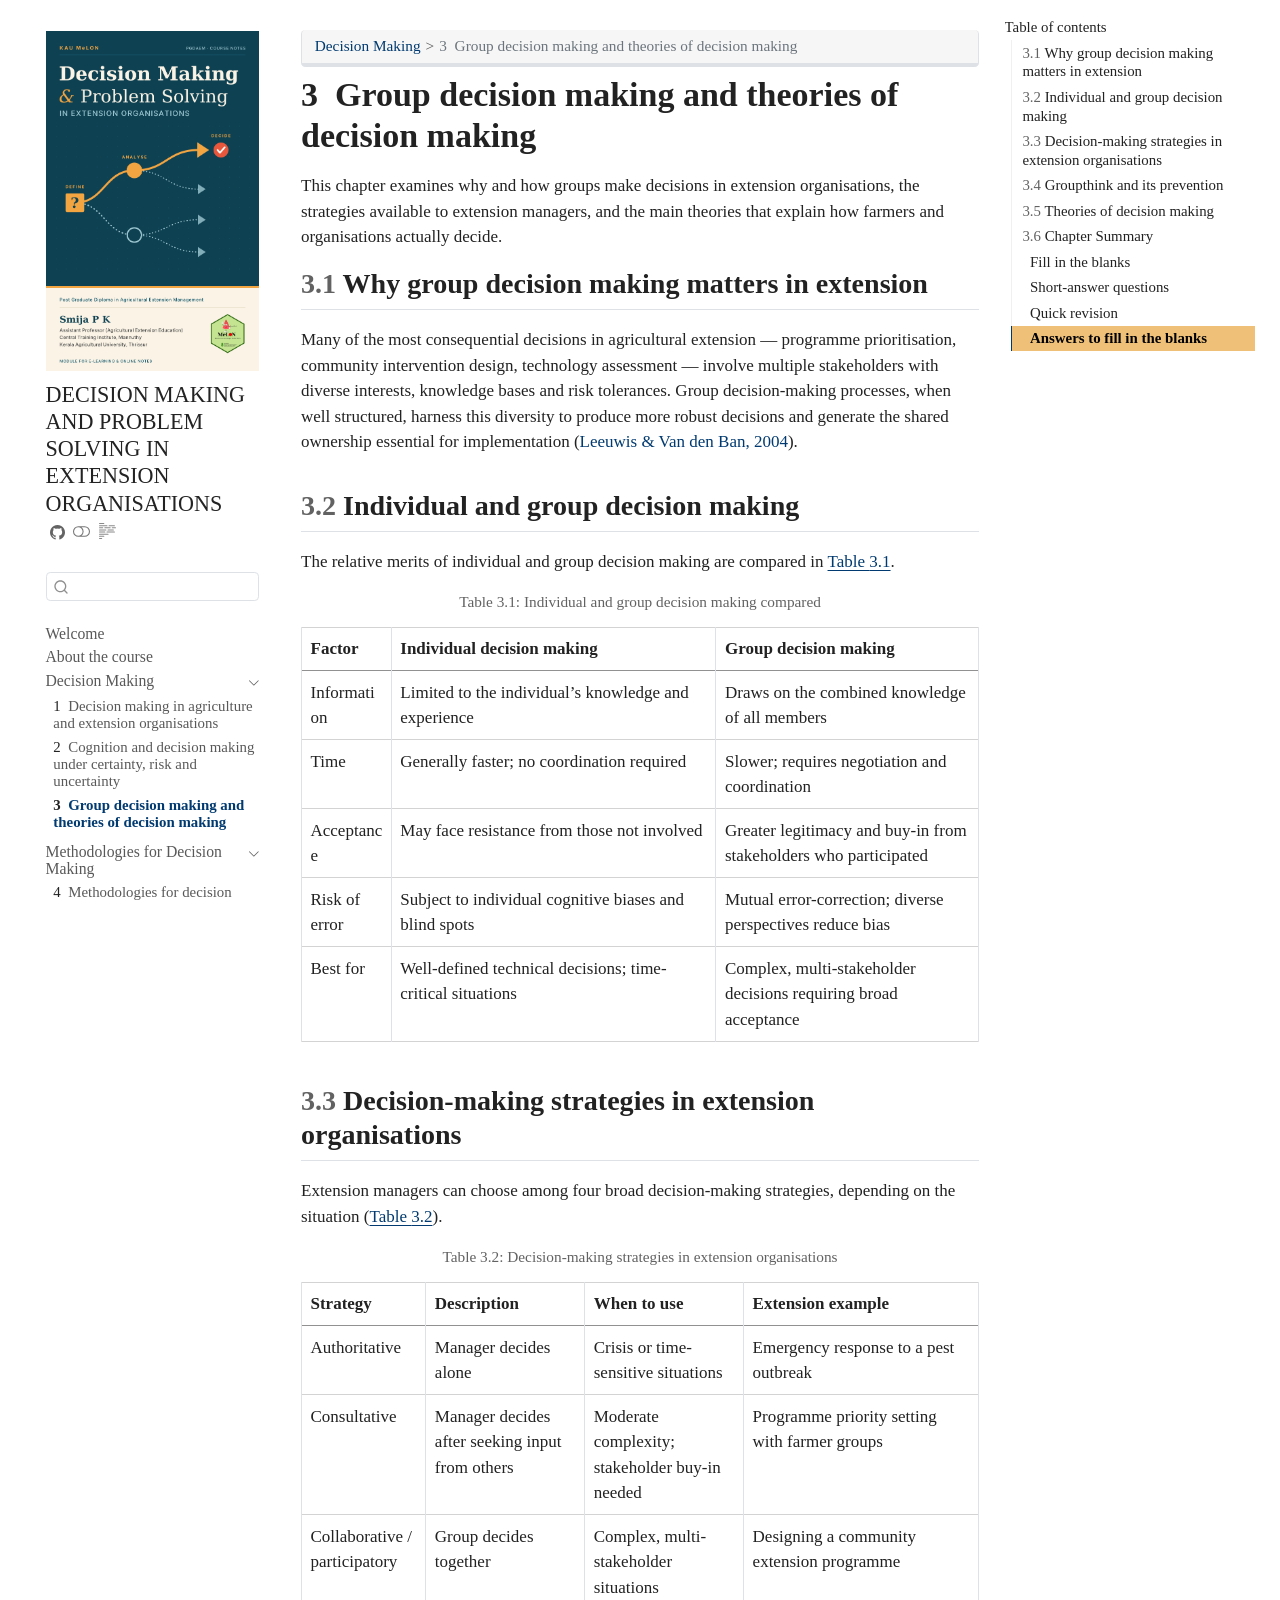
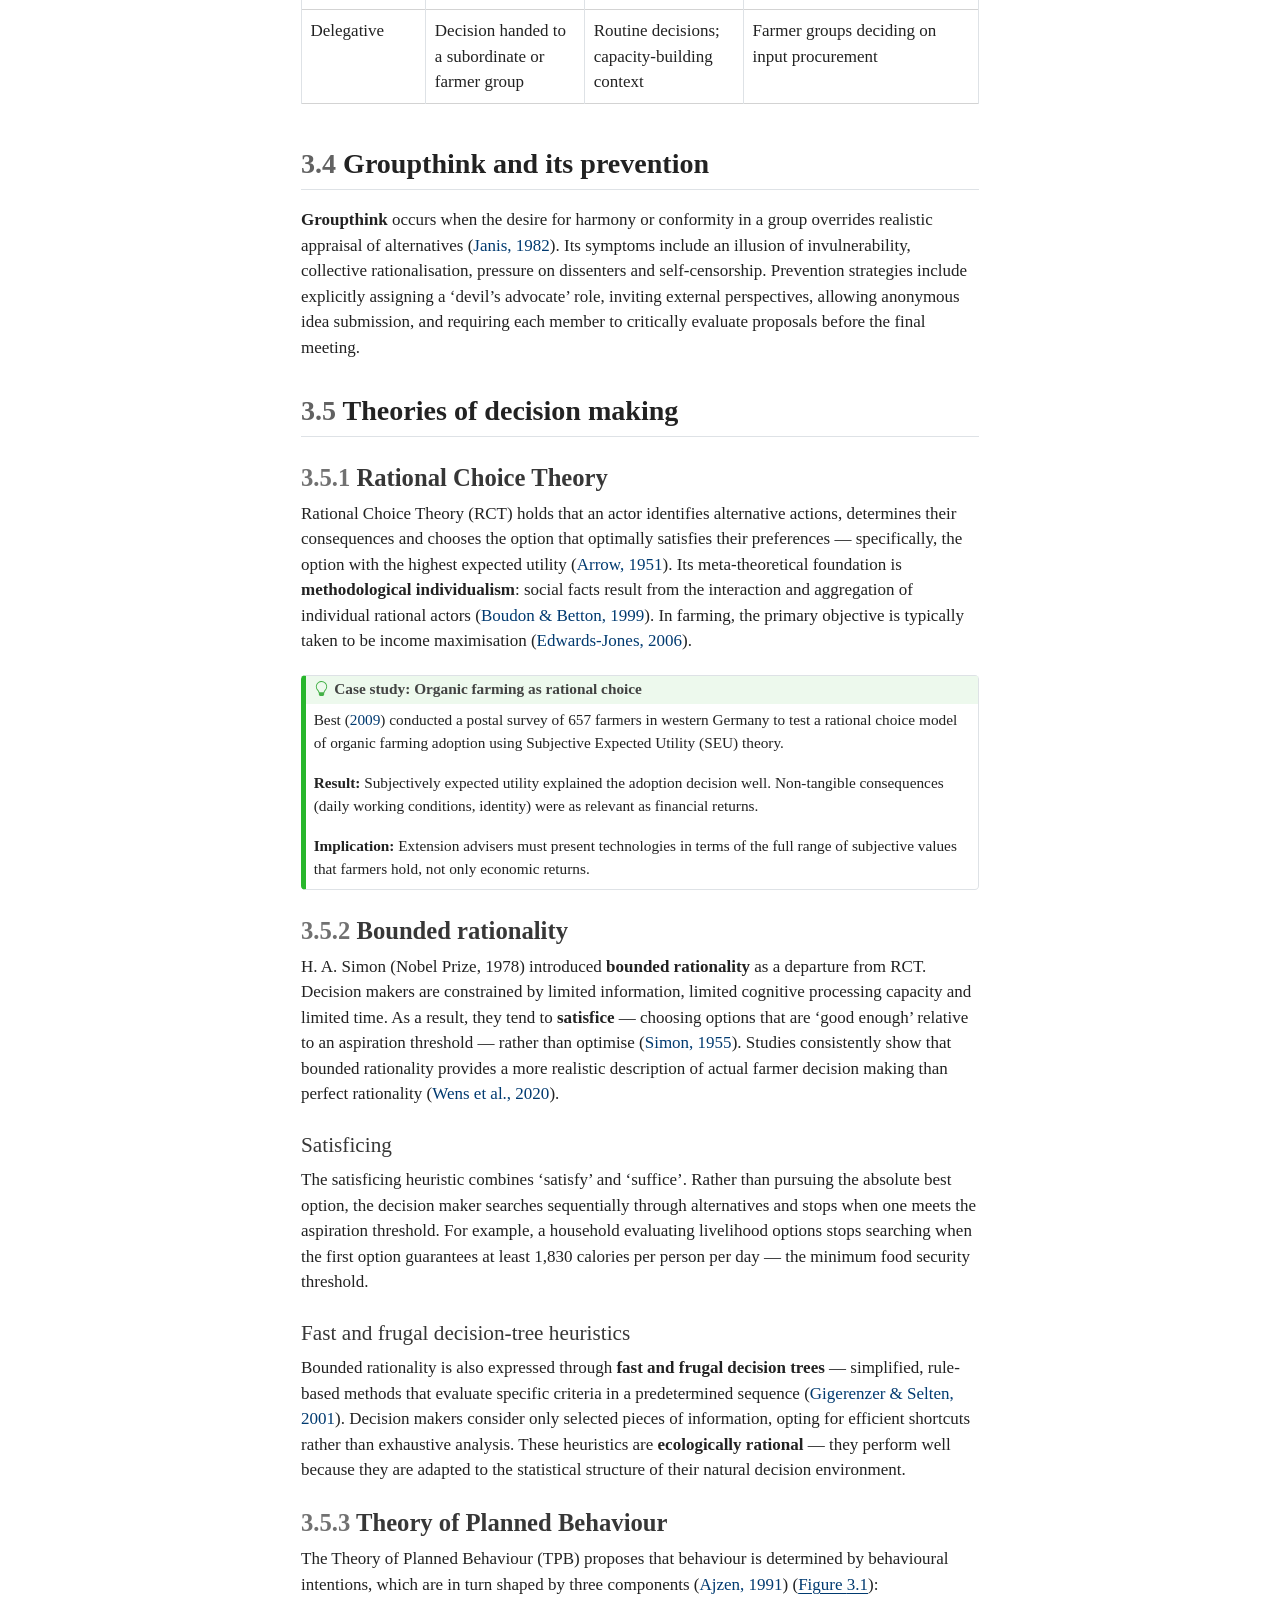
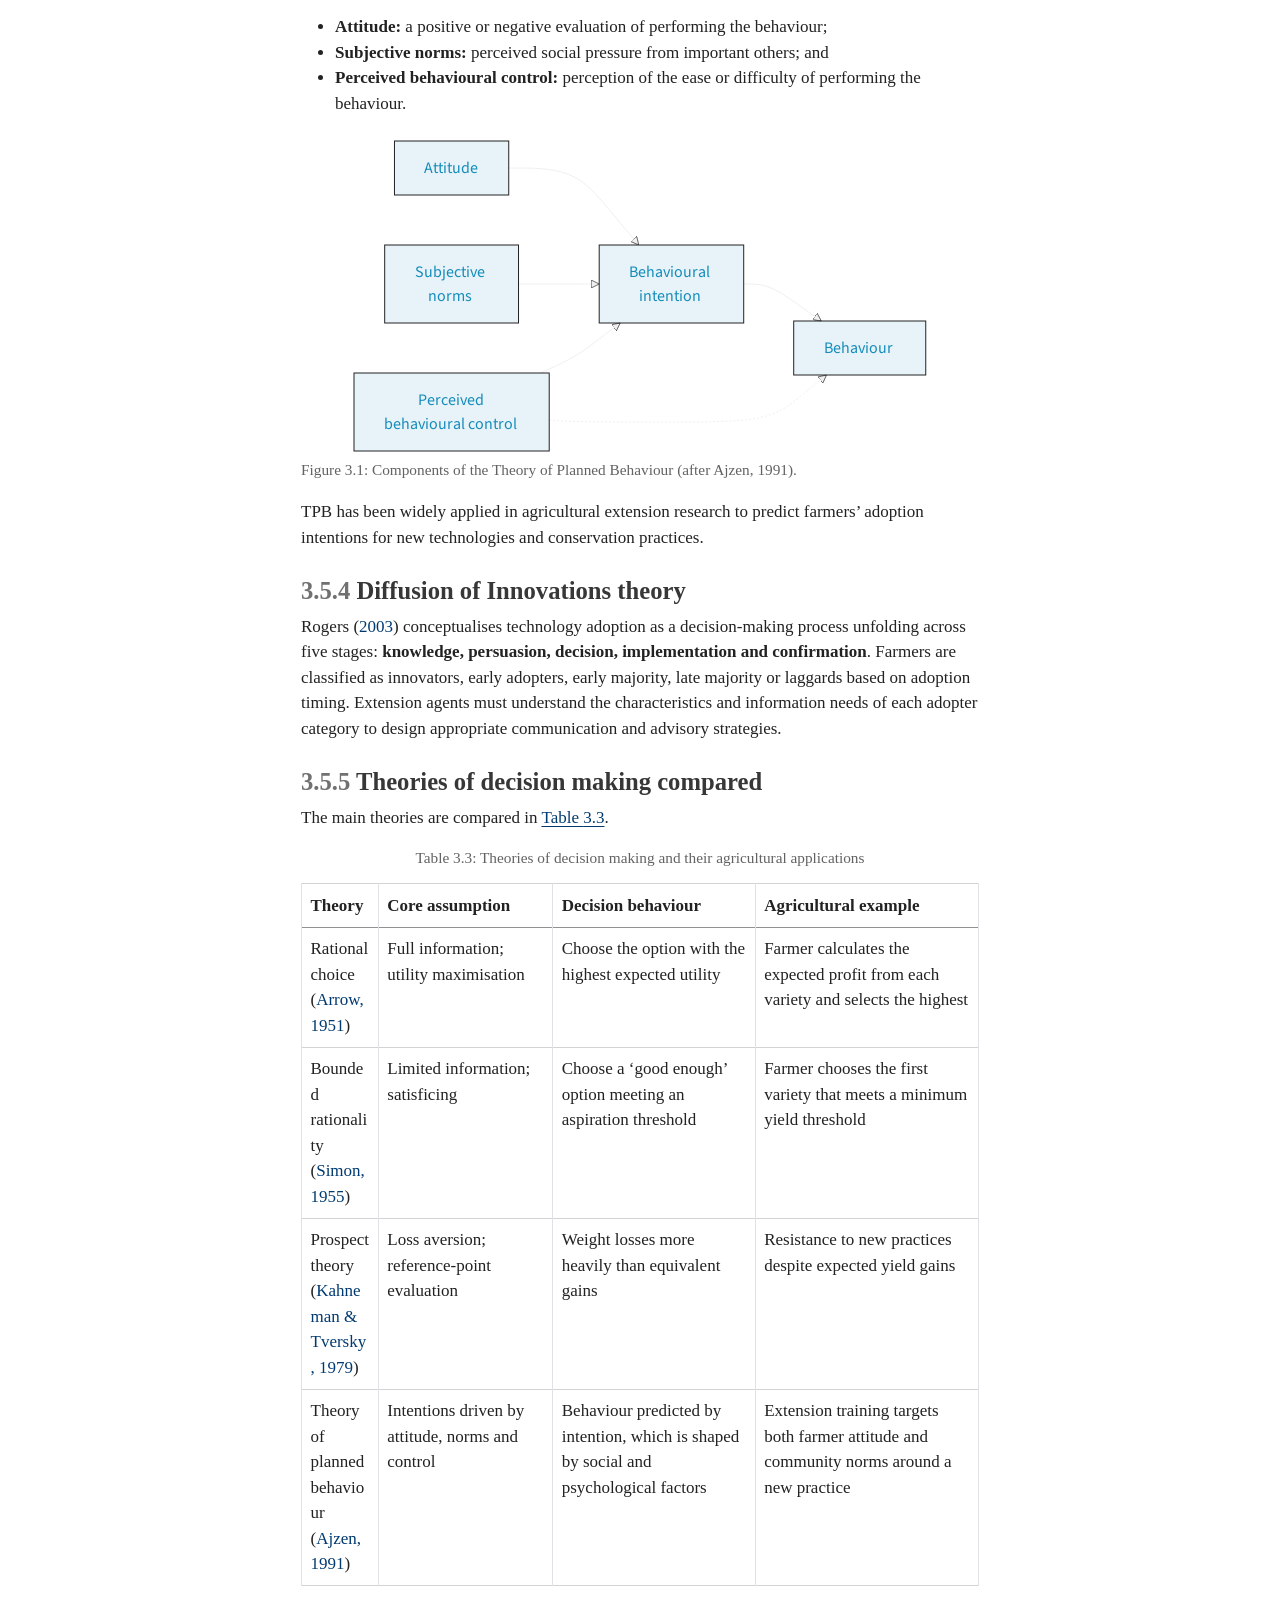
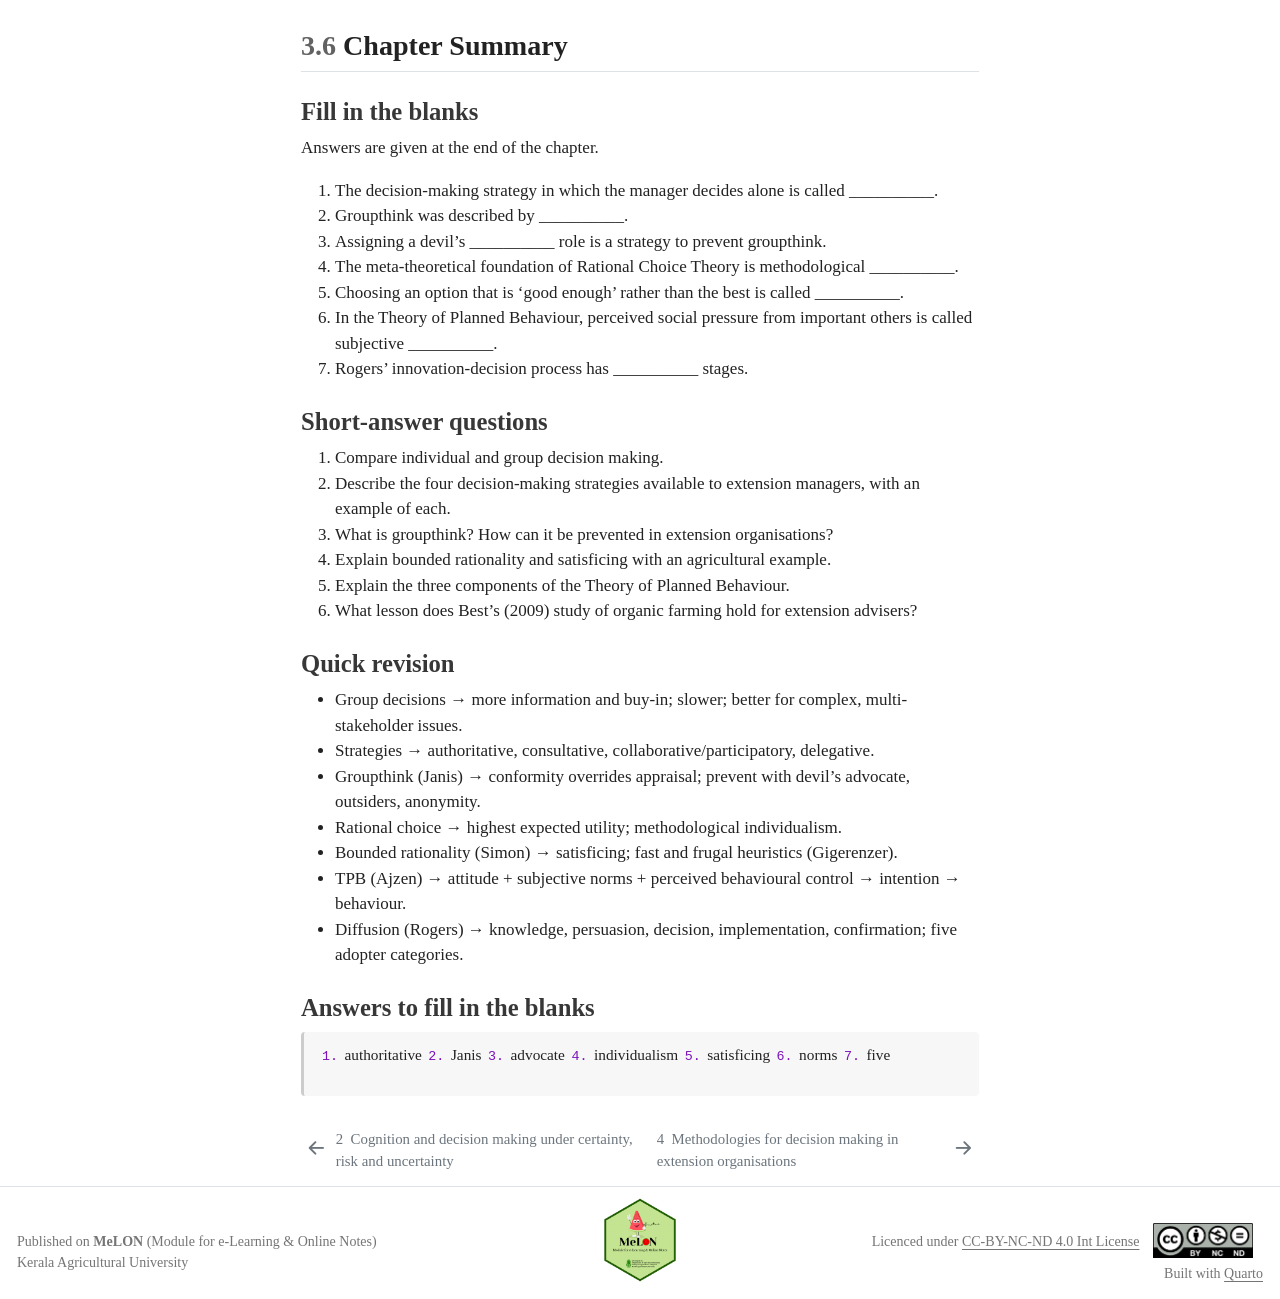
<file: docs/groupTheories.html>
<!DOCTYPE html>
<html xmlns="http://www.w3.org/1999/xhtml" lang="en" xml:lang="en"><head>

<meta charset="utf-8">
<meta name="generator" content="quarto-1.6.42">

<meta name="viewport" content="width=device-width, initial-scale=1.0, user-scalable=yes">


<title>3&nbsp; Group decision making and theories of decision making – DECISION MAKING AND PROBLEM SOLVING IN EXTENSION ORGANISATIONS</title>
<style>
code{white-space: pre-wrap;}
span.smallcaps{font-variant: small-caps;}
div.columns{display: flex; gap: min(4vw, 1.5em);}
div.column{flex: auto; overflow-x: auto;}
div.hanging-indent{margin-left: 1.5em; text-indent: -1.5em;}
ul.task-list{list-style: none;}
ul.task-list li input[type="checkbox"] {
  width: 0.8em;
  margin: 0 0.8em 0.2em -1em; /* quarto-specific, see https://github.com/quarto-dev/quarto-cli/issues/4556 */ 
  vertical-align: middle;
}
/* CSS for citations */
div.csl-bib-body { }
div.csl-entry {
  clear: both;
  margin-bottom: 0em;
}
.hanging-indent div.csl-entry {
  margin-left:2em;
  text-indent:-2em;
}
div.csl-left-margin {
  min-width:2em;
  float:left;
}
div.csl-right-inline {
  margin-left:2em;
  padding-left:1em;
}
div.csl-indent {
  margin-left: 2em;
}</style>


<script src="site_libs/quarto-nav/quarto-nav.js"></script>
<script src="site_libs/quarto-nav/headroom.min.js"></script>
<script src="site_libs/clipboard/clipboard.min.js"></script>
<script src="site_libs/quarto-search/autocomplete.umd.js"></script>
<script src="site_libs/quarto-search/fuse.min.js"></script>
<script src="site_libs/quarto-search/quarto-search.js"></script>
<meta name="quarto:offset" content="./">
<link href="./dmMethods.html" rel="next">
<link href="./cognitionRisk.html" rel="prev">
<link href="./images/cover.png" rel="icon" type="image/png">
<script src="site_libs/quarto-html/quarto.js"></script>
<script src="site_libs/quarto-html/popper.min.js"></script>
<script src="site_libs/quarto-html/tippy.umd.min.js"></script>
<script src="site_libs/quarto-html/anchor.min.js"></script>
<link href="site_libs/quarto-html/tippy.css" rel="stylesheet">
<link href="site_libs/quarto-html/quarto-syntax-highlighting-2f5df379a58b258e96c21c0638c20c03.css" rel="stylesheet" class="quarto-color-scheme" id="quarto-text-highlighting-styles">
<link href="site_libs/quarto-html/quarto-syntax-highlighting-dark-b53751a350365c71b6c909e95f209ed1.css" rel="prefetch" class="quarto-color-scheme quarto-color-alternate" id="quarto-text-highlighting-styles">
<script src="site_libs/bootstrap/bootstrap.min.js"></script>
<link href="site_libs/bootstrap/bootstrap-icons.css" rel="stylesheet">
<link href="site_libs/bootstrap/bootstrap-e6df8a1b696ee27fb6a199db3da8af22.min.css" rel="stylesheet" append-hash="true" class="quarto-color-scheme" id="quarto-bootstrap" data-mode="light">
<link href="site_libs/bootstrap/bootstrap-dark-d80d2bd28ac41ce5b2bccad92fb0b5a6.min.css" rel="prefetch" append-hash="true" class="quarto-color-scheme quarto-color-alternate" id="quarto-bootstrap" data-mode="dark">
<script id="quarto-search-options" type="application/json">{
  "location": "sidebar",
  "copy-button": false,
  "collapse-after": 3,
  "panel-placement": "start",
  "type": "textbox",
  "limit": 50,
  "keyboard-shortcut": [
    "f",
    "/",
    "s"
  ],
  "show-item-context": false,
  "language": {
    "search-no-results-text": "No results",
    "search-matching-documents-text": "matching documents",
    "search-copy-link-title": "Copy link to search",
    "search-hide-matches-text": "Hide additional matches",
    "search-more-match-text": "more match in this document",
    "search-more-matches-text": "more matches in this document",
    "search-clear-button-title": "Clear",
    "search-text-placeholder": "",
    "search-detached-cancel-button-title": "Cancel",
    "search-submit-button-title": "Submit",
    "search-label": "Search"
  }
}</script>
<style>
/* Natural column widths for short data tables; retain local mobile scrolling. */
main table.compact-data-table {
  width: auto;
  min-width: 0;
  max-width: 100%;
  margin-inline: auto;
  table-layout: auto;
}
main table.compact-data-table th,
main table.compact-data-table td {
  padding: 0.4em 1em;
  vertical-align: middle;
  overflow-wrap: normal;
  word-break: normal;
}
</style>
<script>
// kable HTML cells retain $...$ delimiters; Pandoc's normal prose uses \(...\).
// Support both without changing the table data, markup, or print rendering.
window.MathJax = {
  tex: {
    inlineMath: { "[+]": [["$", "$"]] },
    processEscapes: true
  }
};
</script>
<script src="site_libs/quarto-diagram/mermaid.min.js"></script>
<script src="site_libs/quarto-diagram/mermaid-init.js"></script>
<link href="site_libs/quarto-diagram/mermaid.css" rel="stylesheet">


<meta property="og:title" content="3&nbsp; Group decision making and theories of decision making – DECISION MAKING AND PROBLEM SOLVING IN EXTENSION ORGANISATIONS">
<meta property="og:description" content="">
<meta property="og:image" content="https://kaumelon.github.io/pgdaem-spk1/images/cover.png">
<meta property="og:site_name" content="DECISION MAKING AND PROBLEM SOLVING IN EXTENSION ORGANISATIONS">
<meta property="og:image:alt" content="Decision Making and Problem Solving in Extension Organisations">
<meta property="og:image:height" content="2000">
<meta property="og:image:width" content="1254">
<meta name="twitter:title" content="3&nbsp; Group decision making and theories of decision making – DECISION MAKING AND PROBLEM SOLVING IN EXTENSION ORGANISATIONS">
<meta name="twitter:description" content="">
<meta name="twitter:image" content="https://kaumelon.github.io/pgdaem-spk1/images/cover.png">
<meta name="twitter:image:alt" content="Decision Making and Problem Solving in Extension Organisations">
<meta name="twitter:card" content="summary_large_image">
<meta name="twitter:image-height" content="2000">
<meta name="twitter:image-width" content="1254">
</head>

<body class="nav-sidebar floating">

<div id="quarto-search-results"></div>
  <header id="quarto-header" class="headroom fixed-top">
  <nav class="quarto-secondary-nav">
    <div class="container-fluid d-flex">
      <button type="button" class="quarto-btn-toggle btn" data-bs-toggle="collapse" role="button" data-bs-target=".quarto-sidebar-collapse-item" aria-controls="quarto-sidebar" aria-expanded="false" aria-label="Toggle sidebar navigation" onclick="if (window.quartoToggleHeadroom) { window.quartoToggleHeadroom(); }">
        <i class="bi bi-layout-text-sidebar-reverse"></i>
      </button>
        <nav class="quarto-page-breadcrumbs" aria-label="breadcrumb"><ol class="breadcrumb"><li class="breadcrumb-item"><a href="./decisionMaking.html">Decision Making</a></li><li class="breadcrumb-item"><a href="./groupTheories.html"><span class="chapter-number">3</span>&nbsp; <span class="chapter-title">Group decision making and theories of decision making</span></a></li></ol></nav>
        <a class="flex-grow-1" role="navigation" data-bs-toggle="collapse" data-bs-target=".quarto-sidebar-collapse-item" aria-controls="quarto-sidebar" aria-expanded="false" aria-label="Toggle sidebar navigation" onclick="if (window.quartoToggleHeadroom) { window.quartoToggleHeadroom(); }">      
        </a>
      <button type="button" class="btn quarto-search-button" aria-label="Search" onclick="window.quartoOpenSearch();">
        <i class="bi bi-search"></i>
      </button>
    </div>
  </nav>
</header>
<!-- content -->
<div id="quarto-content" class="quarto-container page-columns page-rows-contents page-layout-article">
<!-- sidebar -->
  <nav id="quarto-sidebar" class="sidebar collapse collapse-horizontal quarto-sidebar-collapse-item sidebar-navigation floating overflow-auto">
    <div class="pt-lg-2 mt-2 text-left sidebar-header sidebar-header-stacked">
      <a href="./index.html" class="sidebar-logo-link">
      <img src="./images/cover.png" alt="" class="sidebar-logo py-0 d-lg-inline d-none">
      </a>
    <div class="sidebar-title mb-0 py-0">
      <a href="./">DECISION MAKING AND PROBLEM SOLVING IN EXTENSION ORGANISATIONS</a> 
        <div class="sidebar-tools-main tools-wide">
    <a href="https://github.com/KAUMELON/pgdaem-spk1" title="Source Code" class="quarto-navigation-tool px-1" aria-label="Source Code"><i class="bi bi-github"></i></a>
  <a href="" class="quarto-color-scheme-toggle quarto-navigation-tool  px-1" onclick="window.quartoToggleColorScheme(); return false;" title="Toggle dark mode"><i class="bi"></i></a>
  <a href="" class="quarto-reader-toggle quarto-navigation-tool px-1" onclick="window.quartoToggleReader(); return false;" title="Toggle reader mode">
  <div class="quarto-reader-toggle-btn">
  <i class="bi"></i>
  </div>
</a>
</div>
    </div>
      </div>
        <div class="mt-2 flex-shrink-0 align-items-center">
        <div class="sidebar-search">
        <div id="quarto-search" class="" title="Search"></div>
        </div>
        </div>
    <div class="sidebar-menu-container"> 
    <ul class="list-unstyled mt-1">
        <li class="sidebar-item">
  <div class="sidebar-item-container"> 
  <a href="./index.html" class="sidebar-item-text sidebar-link">
 <span class="menu-text">Welcome</span></a>
  </div>
</li>
        <li class="sidebar-item">
  <div class="sidebar-item-container"> 
  <a href="./preface.html" class="sidebar-item-text sidebar-link">
 <span class="menu-text">About the course</span></a>
  </div>
</li>
        <li class="sidebar-item sidebar-item-section">
      <div class="sidebar-item-container"> 
            <a class="sidebar-item-text sidebar-link text-start" data-bs-toggle="collapse" data-bs-target="#quarto-sidebar-section-1" role="navigation" aria-expanded="true">
 <span class="menu-text">Decision Making</span></a>
          <a class="sidebar-item-toggle text-start" data-bs-toggle="collapse" data-bs-target="#quarto-sidebar-section-1" role="navigation" aria-expanded="true" aria-label="Toggle section">
            <i class="bi bi-chevron-right ms-2"></i>
          </a> 
      </div>
      <ul id="quarto-sidebar-section-1" class="collapse list-unstyled sidebar-section depth1 show">  
          <li class="sidebar-item">
  <div class="sidebar-item-container"> 
  <a href="./decisionMaking.html" class="sidebar-item-text sidebar-link">
 <span class="menu-text"><span class="chapter-number">1</span>&nbsp; <span class="chapter-title">Decision making in agriculture and extension organisations</span></span></a>
  </div>
</li>
          <li class="sidebar-item">
  <div class="sidebar-item-container"> 
  <a href="./cognitionRisk.html" class="sidebar-item-text sidebar-link">
 <span class="menu-text"><span class="chapter-number">2</span>&nbsp; <span class="chapter-title">Cognition and decision making under certainty, risk and uncertainty</span></span></a>
  </div>
</li>
          <li class="sidebar-item">
  <div class="sidebar-item-container"> 
  <a href="./groupTheories.html" class="sidebar-item-text sidebar-link active">
 <span class="menu-text"><span class="chapter-number">3</span>&nbsp; <span class="chapter-title">Group decision making and theories of decision making</span></span></a>
  </div>
</li>
      </ul>
  </li>
        <li class="sidebar-item sidebar-item-section">
      <div class="sidebar-item-container"> 
            <a class="sidebar-item-text sidebar-link text-start" data-bs-toggle="collapse" data-bs-target="#quarto-sidebar-section-2" role="navigation" aria-expanded="true">
 <span class="menu-text">Methodologies for Decision Making</span></a>
          <a class="sidebar-item-toggle text-start" data-bs-toggle="collapse" data-bs-target="#quarto-sidebar-section-2" role="navigation" aria-expanded="true" aria-label="Toggle section">
            <i class="bi bi-chevron-right ms-2"></i>
          </a> 
      </div>
      <ul id="quarto-sidebar-section-2" class="collapse list-unstyled sidebar-section depth1 show">  
          <li class="sidebar-item">
  <div class="sidebar-item-container"> 
  <a href="./dmMethods.html" class="sidebar-item-text sidebar-link">
 <span class="menu-text"><span class="chapter-number">4</span>&nbsp; <span class="chapter-title">Methodologies for decision making in extension organisations</span></span></a>
  </div>
</li>
      </ul>
  </li>
        <li class="sidebar-item sidebar-item-section">
      <div class="sidebar-item-container"> 
            <a class="sidebar-item-text sidebar-link text-start" data-bs-toggle="collapse" data-bs-target="#quarto-sidebar-section-3" role="navigation" aria-expanded="true">
 <span class="menu-text">Problem Solving</span></a>
          <a class="sidebar-item-toggle text-start" data-bs-toggle="collapse" data-bs-target="#quarto-sidebar-section-3" role="navigation" aria-expanded="true" aria-label="Toggle section">
            <i class="bi bi-chevron-right ms-2"></i>
          </a> 
      </div>
      <ul id="quarto-sidebar-section-3" class="collapse list-unstyled sidebar-section depth1 show">  
          <li class="sidebar-item">
  <div class="sidebar-item-container"> 
  <a href="./problemSolving.html" class="sidebar-item-text sidebar-link">
 <span class="menu-text"><span class="chapter-number">5</span>&nbsp; <span class="chapter-title">Problem solving in agriculture and extension organisations</span></span></a>
  </div>
</li>
          <li class="sidebar-item">
  <div class="sidebar-item-container"> 
  <a href="./psModels.html" class="sidebar-item-text sidebar-link">
 <span class="menu-text"><span class="chapter-number">6</span>&nbsp; <span class="chapter-title">Theories, models and techniques for problem solving</span></span></a>
  </div>
</li>
          <li class="sidebar-item">
  <div class="sidebar-item-container"> 
  <a href="./statTools.html" class="sidebar-item-text sidebar-link">
 <span class="menu-text"><span class="chapter-number">7</span>&nbsp; <span class="chapter-title">Statistical and graphical methods and the E5 framework for problem solving</span></span></a>
  </div>
</li>
      </ul>
  </li>
        <li class="sidebar-item sidebar-item-section">
      <div class="sidebar-item-container"> 
            <a class="sidebar-item-text sidebar-link text-start" data-bs-toggle="collapse" data-bs-target="#quarto-sidebar-section-4" role="navigation" aria-expanded="true">
 <span class="menu-text">Appendices</span></a>
          <a class="sidebar-item-toggle text-start" data-bs-toggle="collapse" data-bs-target="#quarto-sidebar-section-4" role="navigation" aria-expanded="true" aria-label="Toggle section">
            <i class="bi bi-chevron-right ms-2"></i>
          </a> 
      </div>
      <ul id="quarto-sidebar-section-4" class="collapse list-unstyled sidebar-section depth1 show">  
          <li class="sidebar-item">
  <div class="sidebar-item-container"> 
  <a href="./references.html" class="sidebar-item-text sidebar-link">
 <span class="menu-text">References</span></a>
  </div>
</li>
      </ul>
  </li>
    </ul>
    </div>
</nav>
<div id="quarto-sidebar-glass" class="quarto-sidebar-collapse-item" data-bs-toggle="collapse" data-bs-target=".quarto-sidebar-collapse-item"></div>
<!-- margin-sidebar -->
    <div id="quarto-margin-sidebar" class="sidebar margin-sidebar">
        <nav id="TOC" role="doc-toc" class="toc-active">
    <h2 id="toc-title">Table of contents</h2>
   
  <ul>
  <li><a href="#sec-group-why" id="toc-sec-group-why" class="nav-link active" data-scroll-target="#sec-group-why"><span class="header-section-number">3.1</span> Why group decision making matters in extension</a></li>
  <li><a href="#sec-group-vs" id="toc-sec-group-vs" class="nav-link" data-scroll-target="#sec-group-vs"><span class="header-section-number">3.2</span> Individual and group decision making</a></li>
  <li><a href="#sec-group-strategies" id="toc-sec-group-strategies" class="nav-link" data-scroll-target="#sec-group-strategies"><span class="header-section-number">3.3</span> Decision-making strategies in extension organisations</a></li>
  <li><a href="#sec-groupthink" id="toc-sec-groupthink" class="nav-link" data-scroll-target="#sec-groupthink"><span class="header-section-number">3.4</span> Groupthink and its prevention</a></li>
  <li><a href="#sec-dm-theories" id="toc-sec-dm-theories" class="nav-link" data-scroll-target="#sec-dm-theories"><span class="header-section-number">3.5</span> Theories of decision making</a>
  <ul class="collapse">
  <li><a href="#sec-rct" id="toc-sec-rct" class="nav-link" data-scroll-target="#sec-rct"><span class="header-section-number">3.5.1</span> Rational Choice Theory</a></li>
  <li><a href="#sec-bounded" id="toc-sec-bounded" class="nav-link" data-scroll-target="#sec-bounded"><span class="header-section-number">3.5.2</span> Bounded rationality</a></li>
  <li><a href="#sec-tpb" id="toc-sec-tpb" class="nav-link" data-scroll-target="#sec-tpb"><span class="header-section-number">3.5.3</span> Theory of Planned Behaviour</a></li>
  <li><a href="#sec-diffusion" id="toc-sec-diffusion" class="nav-link" data-scroll-target="#sec-diffusion"><span class="header-section-number">3.5.4</span> Diffusion of Innovations theory</a></li>
  <li><a href="#theories-of-decision-making-compared" id="toc-theories-of-decision-making-compared" class="nav-link" data-scroll-target="#theories-of-decision-making-compared"><span class="header-section-number">3.5.5</span> Theories of decision making compared</a></li>
  </ul></li>
  <li><a href="#chapter-summary" id="toc-chapter-summary" class="nav-link" data-scroll-target="#chapter-summary"><span class="header-section-number">3.6</span> Chapter Summary</a>
  <ul class="collapse">
  <li><a href="#fill-in-the-blanks" id="toc-fill-in-the-blanks" class="nav-link" data-scroll-target="#fill-in-the-blanks">Fill in the blanks</a></li>
  <li><a href="#short-answer-questions" id="toc-short-answer-questions" class="nav-link" data-scroll-target="#short-answer-questions">Short-answer questions</a></li>
  <li><a href="#quick-revision" id="toc-quick-revision" class="nav-link" data-scroll-target="#quick-revision">Quick revision</a></li>
  <li><a href="#answers-to-fill-in-the-blanks" id="toc-answers-to-fill-in-the-blanks" class="nav-link" data-scroll-target="#answers-to-fill-in-the-blanks">Answers to fill in the blanks</a></li>
  </ul></li>
  </ul>
</nav>
    </div>
<!-- main -->
<main class="content" id="quarto-document-content">

<header id="title-block-header" class="quarto-title-block default"><nav class="quarto-page-breadcrumbs quarto-title-breadcrumbs d-none d-lg-block" aria-label="breadcrumb"><ol class="breadcrumb"><li class="breadcrumb-item"><a href="./decisionMaking.html">Decision Making</a></li><li class="breadcrumb-item"><a href="./groupTheories.html"><span class="chapter-number">3</span>&nbsp; <span class="chapter-title">Group decision making and theories of decision making</span></a></li></ol></nav>
<div class="quarto-title">
<h1 class="title"><span id="sec-group" class="quarto-section-identifier"><span class="chapter-number">3</span>&nbsp; <span class="chapter-title">Group decision making and theories of decision making</span></span></h1>
</div>



<div class="quarto-title-meta">

    
  
    
  </div>
  


</header>


<p>This chapter examines why and how groups make decisions in extension organisations, the strategies available to extension managers, and the main theories that explain how farmers and organisations actually decide.</p>
<section id="sec-group-why" class="level2" data-number="3.1">
<h2 data-number="3.1" class="anchored" data-anchor-id="sec-group-why"><span class="header-section-number">3.1</span> Why group decision making matters in extension</h2>
<p>Many of the most consequential decisions in agricultural extension — programme prioritisation, community intervention design, technology assessment — involve multiple stakeholders with diverse interests, knowledge bases and risk tolerances. Group decision-making processes, when well structured, harness this diversity to produce more robust decisions and generate the shared ownership essential for implementation <span class="citation" data-cites="leeuwis2004">(<a href="references.html#ref-leeuwis2004" role="doc-biblioref">Leeuwis &amp; Van den Ban, 2004</a>)</span>.</p>
</section>
<section id="sec-group-vs" class="level2" data-number="3.2">
<h2 data-number="3.2" class="anchored" data-anchor-id="sec-group-vs"><span class="header-section-number">3.2</span> Individual and group decision making</h2>
<p>The relative merits of individual and group decision making are compared in <a href="#tbl-ind-group-dm" class="quarto-xref">Table&nbsp;<span>3.1</span></a>.</p>
<div id="tbl-ind-group-dm" class="bordered quarto-float quarto-figure quarto-figure-center anchored">
<figure class="quarto-float quarto-float-tbl figure">
<figcaption class="quarto-float-caption-top quarto-float-caption quarto-float-tbl" id="tbl-ind-group-dm-caption-0ceaefa1-69ba-4598-a22c-09a6ac19f8ca">
Table&nbsp;3.1: Individual and group decision making compared
</figcaption>
<div aria-describedby="tbl-ind-group-dm-caption-0ceaefa1-69ba-4598-a22c-09a6ac19f8ca">
<table class="table-bordered caption-top table">
<colgroup>
<col style="width: 13%">
<col style="width: 47%">
<col style="width: 38%">
</colgroup>
<thead>
<tr class="header">
<th style="text-align: left;">Factor</th>
<th style="text-align: left;">Individual decision making</th>
<th style="text-align: left;">Group decision making</th>
</tr>
</thead>
<tbody>
<tr class="odd">
<td style="text-align: left;">Information</td>
<td style="text-align: left;">Limited to the individual’s knowledge and experience</td>
<td style="text-align: left;">Draws on the combined knowledge of all members</td>
</tr>
<tr class="even">
<td style="text-align: left;">Time</td>
<td style="text-align: left;">Generally faster; no coordination required</td>
<td style="text-align: left;">Slower; requires negotiation and coordination</td>
</tr>
<tr class="odd">
<td style="text-align: left;">Acceptance</td>
<td style="text-align: left;">May face resistance from those not involved</td>
<td style="text-align: left;">Greater legitimacy and buy-in from stakeholders who participated</td>
</tr>
<tr class="even">
<td style="text-align: left;">Risk of error</td>
<td style="text-align: left;">Subject to individual cognitive biases and blind spots</td>
<td style="text-align: left;">Mutual error-correction; diverse perspectives reduce bias</td>
</tr>
<tr class="odd">
<td style="text-align: left;">Best for</td>
<td style="text-align: left;">Well-defined technical decisions; time-critical situations</td>
<td style="text-align: left;">Complex, multi-stakeholder decisions requiring broad acceptance</td>
</tr>
</tbody>
</table>
</div>
</figure>
</div>
</section>
<section id="sec-group-strategies" class="level2" data-number="3.3">
<h2 data-number="3.3" class="anchored" data-anchor-id="sec-group-strategies"><span class="header-section-number">3.3</span> Decision-making strategies in extension organisations</h2>
<p>Extension managers can choose among four broad decision-making strategies, depending on the situation (<a href="#tbl-strategies" class="quarto-xref">Table&nbsp;<span>3.2</span></a>).</p>
<div id="tbl-strategies" class="bordered quarto-float quarto-figure quarto-figure-center anchored">
<figure class="quarto-float quarto-float-tbl figure">
<figcaption class="quarto-float-caption-top quarto-float-caption quarto-float-tbl" id="tbl-strategies-caption-0ceaefa1-69ba-4598-a22c-09a6ac19f8ca">
Table&nbsp;3.2: Decision-making strategies in extension organisations
</figcaption>
<div aria-describedby="tbl-strategies-caption-0ceaefa1-69ba-4598-a22c-09a6ac19f8ca">
<table class="table-bordered caption-top table">
<colgroup>
<col style="width: 18%">
<col style="width: 23%">
<col style="width: 23%">
<col style="width: 34%">
</colgroup>
<thead>
<tr class="header">
<th style="text-align: left;">Strategy</th>
<th style="text-align: left;">Description</th>
<th style="text-align: left;">When to use</th>
<th style="text-align: left;">Extension example</th>
</tr>
</thead>
<tbody>
<tr class="odd">
<td style="text-align: left;">Authoritative</td>
<td style="text-align: left;">Manager decides alone</td>
<td style="text-align: left;">Crisis or time-sensitive situations</td>
<td style="text-align: left;">Emergency response to a pest outbreak</td>
</tr>
<tr class="even">
<td style="text-align: left;">Consultative</td>
<td style="text-align: left;">Manager decides after seeking input from others</td>
<td style="text-align: left;">Moderate complexity; stakeholder buy-in needed</td>
<td style="text-align: left;">Programme priority setting with farmer groups</td>
</tr>
<tr class="odd">
<td style="text-align: left;">Collaborative / participatory</td>
<td style="text-align: left;">Group decides together</td>
<td style="text-align: left;">Complex, multi-stakeholder situations</td>
<td style="text-align: left;">Designing a community extension programme</td>
</tr>
<tr class="even">
<td style="text-align: left;">Delegative</td>
<td style="text-align: left;">Decision handed to a subordinate or farmer group</td>
<td style="text-align: left;">Routine decisions; capacity-building context</td>
<td style="text-align: left;">Farmer groups deciding on input procurement</td>
</tr>
</tbody>
</table>
</div>
</figure>
</div>
</section>
<section id="sec-groupthink" class="level2" data-number="3.4">
<h2 data-number="3.4" class="anchored" data-anchor-id="sec-groupthink"><span class="header-section-number">3.4</span> Groupthink and its prevention</h2>
<p><strong>Groupthink</strong> occurs when the desire for harmony or conformity in a group overrides realistic appraisal of alternatives <span class="citation" data-cites="janis1982">(<a href="references.html#ref-janis1982" role="doc-biblioref">Janis, 1982</a>)</span>. Its symptoms include an illusion of invulnerability, collective rationalisation, pressure on dissenters and self-censorship. Prevention strategies include explicitly assigning a ‘devil’s advocate’ role, inviting external perspectives, allowing anonymous idea submission, and requiring each member to critically evaluate proposals before the final meeting.</p>
</section>
<section id="sec-dm-theories" class="level2" data-number="3.5">
<h2 data-number="3.5" class="anchored" data-anchor-id="sec-dm-theories"><span class="header-section-number">3.5</span> Theories of decision making</h2>
<section id="sec-rct" class="level3" data-number="3.5.1">
<h3 data-number="3.5.1" class="anchored" data-anchor-id="sec-rct"><span class="header-section-number">3.5.1</span> Rational Choice Theory</h3>
<p>Rational Choice Theory (RCT) holds that an actor identifies alternative actions, determines their consequences and chooses the option that optimally satisfies their preferences — specifically, the option with the highest expected utility <span class="citation" data-cites="arrow1951">(<a href="references.html#ref-arrow1951" role="doc-biblioref">Arrow, 1951</a>)</span>. Its meta-theoretical foundation is <strong>methodological individualism</strong>: social facts result from the interaction and aggregation of individual rational actors <span class="citation" data-cites="boudon1999">(<a href="references.html#ref-boudon1999" role="doc-biblioref">Boudon &amp; Betton, 1999</a>)</span>. In farming, the primary objective is typically taken to be income maximisation <span class="citation" data-cites="edwardsjones2006">(<a href="references.html#ref-edwardsjones2006" role="doc-biblioref">Edwards-Jones, 2006</a>)</span>.</p>
<div class="callout callout-style-default callout-tip callout-titled" title="Case study: Organic farming as rational choice">
<div class="callout-header d-flex align-content-center">
<div class="callout-icon-container">
<i class="callout-icon"></i>
</div>
<div class="callout-title-container flex-fill">
Case study: Organic farming as rational choice
</div>
</div>
<div class="callout-body-container callout-body">
<p><span class="citation" data-cites="best2009">Best (<a href="references.html#ref-best2009" role="doc-biblioref">2009</a>)</span> conducted a postal survey of 657 farmers in western Germany to test a rational choice model of organic farming adoption using Subjective Expected Utility (SEU) theory.</p>
<p><strong>Result:</strong> Subjectively expected utility explained the adoption decision well. Non-tangible consequences (daily working conditions, identity) were as relevant as financial returns.</p>
<p><strong>Implication:</strong> Extension advisers must present technologies in terms of the full range of subjective values that farmers hold, not only economic returns.</p>
</div>
</div>
</section>
<section id="sec-bounded" class="level3" data-number="3.5.2">
<h3 data-number="3.5.2" class="anchored" data-anchor-id="sec-bounded"><span class="header-section-number">3.5.2</span> Bounded rationality</h3>
<p>H. A. Simon (Nobel Prize, 1978) introduced <strong>bounded rationality</strong> as a departure from RCT. Decision makers are constrained by limited information, limited cognitive processing capacity and limited time. As a result, they tend to <strong>satisfice</strong> — choosing options that are ‘good enough’ relative to an aspiration threshold — rather than optimise <span class="citation" data-cites="simon1955">(<a href="references.html#ref-simon1955" role="doc-biblioref">Simon, 1955</a>)</span>. Studies consistently show that bounded rationality provides a more realistic description of actual farmer decision making than perfect rationality <span class="citation" data-cites="wens2020">(<a href="references.html#ref-wens2020" role="doc-biblioref">Wens et al., 2020</a>)</span>.</p>
<section id="satisficing" class="level4">
<h4 class="anchored" data-anchor-id="satisficing">Satisficing</h4>
<p>The satisficing heuristic combines ‘satisfy’ and ‘suffice’. Rather than pursuing the absolute best option, the decision maker searches sequentially through alternatives and stops when one meets the aspiration threshold. For example, a household evaluating livelihood options stops searching when the first option guarantees at least 1,830 calories per person per day — the minimum food security threshold.</p>
</section>
<section id="fast-and-frugal-decision-tree-heuristics" class="level4">
<h4 class="anchored" data-anchor-id="fast-and-frugal-decision-tree-heuristics">Fast and frugal decision-tree heuristics</h4>
<p>Bounded rationality is also expressed through <strong>fast and frugal decision trees</strong> — simplified, rule-based methods that evaluate specific criteria in a predetermined sequence <span class="citation" data-cites="gigerenzer2001">(<a href="references.html#ref-gigerenzer2001" role="doc-biblioref">Gigerenzer &amp; Selten, 2001</a>)</span>. Decision makers consider only selected pieces of information, opting for efficient shortcuts rather than exhaustive analysis. These heuristics are <strong>ecologically rational</strong> — they perform well because they are adapted to the statistical structure of their natural decision environment.</p>
</section>
</section>
<section id="sec-tpb" class="level3" data-number="3.5.3">
<h3 data-number="3.5.3" class="anchored" data-anchor-id="sec-tpb"><span class="header-section-number">3.5.3</span> Theory of Planned Behaviour</h3>
<p>The Theory of Planned Behaviour (TPB) proposes that behaviour is determined by behavioural intentions, which are in turn shaped by three components <span class="citation" data-cites="ajzen1991">(<a href="references.html#ref-ajzen1991" role="doc-biblioref">Ajzen, 1991</a>)</span> (<a href="#fig-tpb" class="quarto-xref">Figure&nbsp;<span>3.1</span></a>):</p>
<ul>
<li><strong>Attitude:</strong> a positive or negative evaluation of performing the behaviour;</li>
<li><strong>Subjective norms:</strong> perceived social pressure from important others; and</li>
<li><strong>Perceived behavioural control:</strong> perception of the ease or difficulty of performing the behaviour.</li>
</ul>
<div class="cell" data-layout-align="default">
<div class="cell-output-display">
<div id="fig-tpb" class="quarto-float quarto-figure quarto-figure-center anchored">
<figure class="quarto-float quarto-float-fig figure">
<div aria-describedby="fig-tpb-caption-0ceaefa1-69ba-4598-a22c-09a6ac19f8ca">
<div>
<pre class="mermaid mermaid-js" data-label="fig-tpb">flowchart LR
  A[Attitude] --&gt; I[Behavioural&lt;br&gt;intention]
  N[Subjective&lt;br&gt;norms] --&gt; I
  C[Perceived&lt;br&gt;behavioural control] --&gt; I
  I --&gt; B[Behaviour]
  C -.-&gt; B
</pre>
</div>
</div>
<figcaption class="quarto-float-caption-bottom quarto-float-caption quarto-float-fig" id="fig-tpb-caption-0ceaefa1-69ba-4598-a22c-09a6ac19f8ca">
Figure&nbsp;3.1: Components of the Theory of Planned Behaviour (after Ajzen, 1991).
</figcaption>
</figure>
</div>
</div>
</div>
<p>TPB has been widely applied in agricultural extension research to predict farmers’ adoption intentions for new technologies and conservation practices.</p>
</section>
<section id="sec-diffusion" class="level3" data-number="3.5.4">
<h3 data-number="3.5.4" class="anchored" data-anchor-id="sec-diffusion"><span class="header-section-number">3.5.4</span> Diffusion of Innovations theory</h3>
<p><span class="citation" data-cites="rogers2003">Rogers (<a href="references.html#ref-rogers2003" role="doc-biblioref">2003</a>)</span> conceptualises technology adoption as a decision-making process unfolding across five stages: <strong>knowledge, persuasion, decision, implementation and confirmation</strong>. Farmers are classified as innovators, early adopters, early majority, late majority or laggards based on adoption timing. Extension agents must understand the characteristics and information needs of each adopter category to design appropriate communication and advisory strategies.</p>
</section>
<section id="theories-of-decision-making-compared" class="level3" data-number="3.5.5">
<h3 data-number="3.5.5" class="anchored" data-anchor-id="theories-of-decision-making-compared"><span class="header-section-number">3.5.5</span> Theories of decision making compared</h3>
<p>The main theories are compared in <a href="#tbl-theories" class="quarto-xref">Table&nbsp;<span>3.3</span></a>.</p>
<div id="tbl-theories" class="bordered quarto-float quarto-figure quarto-figure-center anchored">
<figure class="quarto-float quarto-float-tbl figure">
<figcaption class="quarto-float-caption-top quarto-float-caption quarto-float-tbl" id="tbl-theories-caption-0ceaefa1-69ba-4598-a22c-09a6ac19f8ca">
Table&nbsp;3.3: Theories of decision making and their agricultural applications
</figcaption>
<div aria-describedby="tbl-theories-caption-0ceaefa1-69ba-4598-a22c-09a6ac19f8ca">
<table class="table-bordered caption-top table">
<colgroup>
<col style="width: 11%">
<col style="width: 25%">
<col style="width: 29%">
<col style="width: 32%">
</colgroup>
<thead>
<tr class="header">
<th style="text-align: left;">Theory</th>
<th style="text-align: left;">Core assumption</th>
<th style="text-align: left;">Decision behaviour</th>
<th style="text-align: left;">Agricultural example</th>
</tr>
</thead>
<tbody>
<tr class="odd">
<td style="text-align: left;">Rational choice <span class="citation" data-cites="arrow1951">(<a href="references.html#ref-arrow1951" role="doc-biblioref">Arrow, 1951</a>)</span></td>
<td style="text-align: left;">Full information; utility maximisation</td>
<td style="text-align: left;">Choose the option with the highest expected utility</td>
<td style="text-align: left;">Farmer calculates the expected profit from each variety and selects the highest</td>
</tr>
<tr class="even">
<td style="text-align: left;">Bounded rationality <span class="citation" data-cites="simon1955">(<a href="references.html#ref-simon1955" role="doc-biblioref">Simon, 1955</a>)</span></td>
<td style="text-align: left;">Limited information; satisficing</td>
<td style="text-align: left;">Choose a ‘good enough’ option meeting an aspiration threshold</td>
<td style="text-align: left;">Farmer chooses the first variety that meets a minimum yield threshold</td>
</tr>
<tr class="odd">
<td style="text-align: left;">Prospect theory <span class="citation" data-cites="kahneman1979">(<a href="references.html#ref-kahneman1979" role="doc-biblioref">Kahneman &amp; Tversky, 1979</a>)</span></td>
<td style="text-align: left;">Loss aversion; reference-point evaluation</td>
<td style="text-align: left;">Weight losses more heavily than equivalent gains</td>
<td style="text-align: left;">Resistance to new practices despite expected yield gains</td>
</tr>
<tr class="even">
<td style="text-align: left;">Theory of planned behaviour <span class="citation" data-cites="ajzen1991">(<a href="references.html#ref-ajzen1991" role="doc-biblioref">Ajzen, 1991</a>)</span></td>
<td style="text-align: left;">Intentions driven by attitude, norms and control</td>
<td style="text-align: left;">Behaviour predicted by intention, which is shaped by social and psychological factors</td>
<td style="text-align: left;">Extension training targets both farmer attitude and community norms around a new practice</td>
</tr>
</tbody>
</table>
</div>
</figure>
</div>
</section>
</section>
<section id="chapter-summary" class="level2" data-number="3.6">
<h2 data-number="3.6" class="anchored" data-anchor-id="chapter-summary"><span class="header-section-number">3.6</span> Chapter Summary</h2>
<section id="fill-in-the-blanks" class="level3 unnumbered">
<h3 class="unnumbered anchored" data-anchor-id="fill-in-the-blanks">Fill in the blanks</h3>
<p>Answers are given at the end of the chapter.</p>
<ol type="1">
<li>The decision-making strategy in which the manager decides alone is called __________.</li>
<li>Groupthink was described by __________.</li>
<li>Assigning a devil’s __________ role is a strategy to prevent groupthink.</li>
<li>The meta-theoretical foundation of Rational Choice Theory is methodological __________.</li>
<li>Choosing an option that is ‘good enough’ rather than the best is called __________.</li>
<li>In the Theory of Planned Behaviour, perceived social pressure from important others is called subjective __________.</li>
<li>Rogers’ innovation-decision process has __________ stages.</li>
</ol>
</section>
<section id="short-answer-questions" class="level3 unnumbered">
<h3 class="unnumbered anchored" data-anchor-id="short-answer-questions">Short-answer questions</h3>
<ol type="1">
<li>Compare individual and group decision making.</li>
<li>Describe the four decision-making strategies available to extension managers, with an example of each.</li>
<li>What is groupthink? How can it be prevented in extension organisations?</li>
<li>Explain bounded rationality and satisficing with an agricultural example.</li>
<li>Explain the three components of the Theory of Planned Behaviour.</li>
<li>What lesson does Best’s (2009) study of organic farming hold for extension advisers?</li>
</ol>
</section>
<section id="quick-revision" class="level3 unnumbered">
<h3 class="unnumbered anchored" data-anchor-id="quick-revision">Quick revision</h3>
<ul>
<li>Group decisions → more information and buy-in; slower; better for complex, multi-stakeholder issues.</li>
<li>Strategies → authoritative, consultative, collaborative/participatory, delegative.</li>
<li>Groupthink (Janis) → conformity overrides appraisal; prevent with devil’s advocate, outsiders, anonymity.</li>
<li>Rational choice → highest expected utility; methodological individualism.</li>
<li>Bounded rationality (Simon) → satisficing; fast and frugal heuristics (Gigerenzer).</li>
<li>TPB (Ajzen) → attitude + subjective norms + perceived behavioural control → intention → behaviour.</li>
<li>Diffusion (Rogers) → knowledge, persuasion, decision, implementation, confirmation; five adopter categories.</li>
</ul>
</section>
<section id="answers-to-fill-in-the-blanks" class="level3 unnumbered">
<h3 class="unnumbered anchored" data-anchor-id="answers-to-fill-in-the-blanks">Answers to fill in the blanks</h3>
<div class="answer-key">
<p><code>1.</code> authoritative <code>2.</code> Janis <code>3.</code> advocate <code>4.</code> individualism <code>5.</code> satisficing <code>6.</code> norms <code>7.</code> five</p>
</div>


<div id="refs" class="references csl-bib-body hanging-indent" data-entry-spacing="0" data-line-spacing="2" role="list" style="display: none">
<div id="ref-ajzen1991" class="csl-entry" role="listitem">
Ajzen, I. (1991). The theory of planned behavior. <em>Organizational Behavior and Human Decision Processes</em>, <em>50</em>(2), 179–211. <a href="https://doi.org/10.1016/0749-5978(91)90020-T">https://doi.org/10.1016/0749-5978(91)90020-T</a>
</div>
<div id="ref-arrow1951" class="csl-entry" role="listitem">
Arrow, K. J. (1951). <em>Social choice and individual values</em>. Wiley.
</div>
<div id="ref-best2009" class="csl-entry" role="listitem">
Best, H. (2009). Organic farming as rational choice: Empirical investigations in environmental decision making. <em>Rationality and Society</em>, <em>21</em>(2), 197–224.
</div>
<div id="ref-boudon1999" class="csl-entry" role="listitem">
Boudon, R., &amp; Betton, E. (1999). Explaining the feelings of justice. <em>Ethical Theory and Moral Practice</em>, <em>2</em>(4), 365–398. <a href="https://doi.org/10.1023/A:1009918510993">https://doi.org/10.1023/A:1009918510993</a>
</div>
<div id="ref-edwardsjones2006" class="csl-entry" role="listitem">
Edwards-Jones, G. (2006). Modelling farmer decision-making: Concepts, progress and challenges. <em>Animal Science</em>, <em>82</em>(6), 783–790.
</div>
<div id="ref-gigerenzer2001" class="csl-entry" role="listitem">
Gigerenzer, G., &amp; Selten, R. (Eds.). (2001). <em>Bounded rationality: The adaptive toolbox</em>. MIT Press.
</div>
<div id="ref-janis1982" class="csl-entry" role="listitem">
Janis, I. L. (1982). <em>Groupthink: Psychological studies of policy decisions and fiascoes</em> (2nd ed.). Houghton Mifflin.
</div>
<div id="ref-kahneman1979" class="csl-entry" role="listitem">
Kahneman, D., &amp; Tversky, A. (1979). Prospect theory: An analysis of decision under risk. <em>Econometrica</em>, <em>47</em>(2), 263–291. <a href="https://doi.org/10.2307/1914185">https://doi.org/10.2307/1914185</a>
</div>
<div id="ref-leeuwis2004" class="csl-entry" role="listitem">
Leeuwis, C., &amp; Van den Ban, A. W. (2004). <em>Communication for rural innovation: Rethinking agricultural extension</em> (3rd ed.). Blackwell Science.
</div>
<div id="ref-rogers2003" class="csl-entry" role="listitem">
Rogers, E. M. (2003). <em>Diffusion of innovations</em> (5th ed.). Free Press.
</div>
<div id="ref-simon1955" class="csl-entry" role="listitem">
Simon, H. A. (1955). A behavioral model of rational choice. <em>Quarterly Journal of Economics</em>, <em>69</em>(1), 99–118. <a href="https://doi.org/10.2307/1884852">https://doi.org/10.2307/1884852</a>
</div>
<div id="ref-wens2020" class="csl-entry" role="listitem">
Wens, M. L. K., Veldkamp, T. I. E., Mwangi, M., Johnson, J. M., Lasage, R., Haer, T., &amp; Aerts, J. C. J. H. (2020). Simulating small-scale agricultural adaptation decisions in response to drought risk: An empirical agent-based model for semi-arid <span>Kenya</span>. <em>Frontiers in Water</em>, <em>2</em>, 15. <a href="https://doi.org/10.3389/frwa.2020.00015">https://doi.org/10.3389/frwa.2020.00015</a>
</div>
</div>
</section>
</section>

</main> <!-- /main -->
<script id="quarto-html-after-body" type="application/javascript">
window.document.addEventListener("DOMContentLoaded", function (event) {
  const toggleBodyColorMode = (bsSheetEl) => {
    const mode = bsSheetEl.getAttribute("data-mode");
    const bodyEl = window.document.querySelector("body");
    if (mode === "dark") {
      bodyEl.classList.add("quarto-dark");
      bodyEl.classList.remove("quarto-light");
    } else {
      bodyEl.classList.add("quarto-light");
      bodyEl.classList.remove("quarto-dark");
    }
  }
  const toggleBodyColorPrimary = () => {
    const bsSheetEl = window.document.querySelector("link#quarto-bootstrap");
    if (bsSheetEl) {
      toggleBodyColorMode(bsSheetEl);
    }
  }
  toggleBodyColorPrimary();  
  const disableStylesheet = (stylesheets) => {
    for (let i=0; i < stylesheets.length; i++) {
      const stylesheet = stylesheets[i];
      stylesheet.rel = 'prefetch';
    }
  }
  const enableStylesheet = (stylesheets) => {
    for (let i=0; i < stylesheets.length; i++) {
      const stylesheet = stylesheets[i];
      stylesheet.rel = 'stylesheet';
    }
  }
  const manageTransitions = (selector, allowTransitions) => {
    const els = window.document.querySelectorAll(selector);
    for (let i=0; i < els.length; i++) {
      const el = els[i];
      if (allowTransitions) {
        el.classList.remove('notransition');
      } else {
        el.classList.add('notransition');
      }
    }
  }
  const toggleGiscusIfUsed = (isAlternate, darkModeDefault) => {
    const baseTheme = document.querySelector('#giscus-base-theme')?.value ?? 'light';
    const alternateTheme = document.querySelector('#giscus-alt-theme')?.value ?? 'dark';
    let newTheme = '';
    if(darkModeDefault) {
      newTheme = isAlternate ? baseTheme : alternateTheme;
    } else {
      newTheme = isAlternate ? alternateTheme : baseTheme;
    }
    const changeGiscusTheme = () => {
      // From: https://github.com/giscus/giscus/issues/336
      const sendMessage = (message) => {
        const iframe = document.querySelector('iframe.giscus-frame');
        if (!iframe) return;
        iframe.contentWindow.postMessage({ giscus: message }, 'https://giscus.app');
      }
      sendMessage({
        setConfig: {
          theme: newTheme
        }
      });
    }
    const isGiscussLoaded = window.document.querySelector('iframe.giscus-frame') !== null;
    if (isGiscussLoaded) {
      changeGiscusTheme();
    }
  }
  const toggleColorMode = (alternate) => {
    // Switch the stylesheets
    const alternateStylesheets = window.document.querySelectorAll('link.quarto-color-scheme.quarto-color-alternate');
    manageTransitions('#quarto-margin-sidebar .nav-link', false);
    if (alternate) {
      enableStylesheet(alternateStylesheets);
      for (const sheetNode of alternateStylesheets) {
        if (sheetNode.id === "quarto-bootstrap") {
          toggleBodyColorMode(sheetNode);
        }
      }
    } else {
      disableStylesheet(alternateStylesheets);
      toggleBodyColorPrimary();
    }
    manageTransitions('#quarto-margin-sidebar .nav-link', true);
    // Switch the toggles
    const toggles = window.document.querySelectorAll('.quarto-color-scheme-toggle');
    for (let i=0; i < toggles.length; i++) {
      const toggle = toggles[i];
      if (toggle) {
        if (alternate) {
          toggle.classList.add("alternate");     
        } else {
          toggle.classList.remove("alternate");
        }
      }
    }
    // Hack to workaround the fact that safari doesn't
    // properly recolor the scrollbar when toggling (#1455)
    if (navigator.userAgent.indexOf('Safari') > 0 && navigator.userAgent.indexOf('Chrome') == -1) {
      manageTransitions("body", false);
      window.scrollTo(0, 1);
      setTimeout(() => {
        window.scrollTo(0, 0);
        manageTransitions("body", true);
      }, 40);  
    }
  }
  const isFileUrl = () => { 
    return window.location.protocol === 'file:';
  }
  const hasAlternateSentinel = () => {  
    let styleSentinel = getColorSchemeSentinel();
    if (styleSentinel !== null) {
      return styleSentinel === "alternate";
    } else {
      return false;
    }
  }
  const setStyleSentinel = (alternate) => {
    const value = alternate ? "alternate" : "default";
    if (!isFileUrl()) {
      window.localStorage.setItem("quarto-color-scheme", value);
    } else {
      localAlternateSentinel = value;
    }
  }
  const getColorSchemeSentinel = () => {
    if (!isFileUrl()) {
      const storageValue = window.localStorage.getItem("quarto-color-scheme");
      return storageValue != null ? storageValue : localAlternateSentinel;
    } else {
      return localAlternateSentinel;
    }
  }
  const darkModeDefault = false;
  let localAlternateSentinel = darkModeDefault ? 'alternate' : 'default';
  // Dark / light mode switch
  window.quartoToggleColorScheme = () => {
    // Read the current dark / light value 
    let toAlternate = !hasAlternateSentinel();
    toggleColorMode(toAlternate);
    setStyleSentinel(toAlternate);
    toggleGiscusIfUsed(toAlternate, darkModeDefault);
  };
  // Ensure there is a toggle, if there isn't float one in the top right
  if (window.document.querySelector('.quarto-color-scheme-toggle') === null) {
    const a = window.document.createElement('a');
    a.classList.add('top-right');
    a.classList.add('quarto-color-scheme-toggle');
    a.href = "";
    a.onclick = function() { try { window.quartoToggleColorScheme(); } catch {} return false; };
    const i = window.document.createElement("i");
    i.classList.add('bi');
    a.appendChild(i);
    window.document.body.appendChild(a);
  }
  // Switch to dark mode if need be
  if (hasAlternateSentinel()) {
    toggleColorMode(true);
  } else {
    toggleColorMode(false);
  }
  const icon = "";
  const anchorJS = new window.AnchorJS();
  anchorJS.options = {
    placement: 'right',
    icon: icon
  };
  anchorJS.add('.anchored');
  const isCodeAnnotation = (el) => {
    for (const clz of el.classList) {
      if (clz.startsWith('code-annotation-')) {                     
        return true;
      }
    }
    return false;
  }
  const onCopySuccess = function(e) {
    // button target
    const button = e.trigger;
    // don't keep focus
    button.blur();
    // flash "checked"
    button.classList.add('code-copy-button-checked');
    var currentTitle = button.getAttribute("title");
    button.setAttribute("title", "Copied!");
    let tooltip;
    if (window.bootstrap) {
      button.setAttribute("data-bs-toggle", "tooltip");
      button.setAttribute("data-bs-placement", "left");
      button.setAttribute("data-bs-title", "Copied!");
      tooltip = new bootstrap.Tooltip(button, 
        { trigger: "manual", 
          customClass: "code-copy-button-tooltip",
          offset: [0, -8]});
      tooltip.show();    
    }
    setTimeout(function() {
      if (tooltip) {
        tooltip.hide();
        button.removeAttribute("data-bs-title");
        button.removeAttribute("data-bs-toggle");
        button.removeAttribute("data-bs-placement");
      }
      button.setAttribute("title", currentTitle);
      button.classList.remove('code-copy-button-checked');
    }, 1000);
    // clear code selection
    e.clearSelection();
  }
  const getTextToCopy = function(trigger) {
      const codeEl = trigger.previousElementSibling.cloneNode(true);
      for (const childEl of codeEl.children) {
        if (isCodeAnnotation(childEl)) {
          childEl.remove();
        }
      }
      return codeEl.innerText;
  }
  const clipboard = new window.ClipboardJS('.code-copy-button:not([data-in-quarto-modal])', {
    text: getTextToCopy
  });
  clipboard.on('success', onCopySuccess);
  if (window.document.getElementById('quarto-embedded-source-code-modal')) {
    const clipboardModal = new window.ClipboardJS('.code-copy-button[data-in-quarto-modal]', {
      text: getTextToCopy,
      container: window.document.getElementById('quarto-embedded-source-code-modal')
    });
    clipboardModal.on('success', onCopySuccess);
  }
    var localhostRegex = new RegExp(/^(?:http|https):\/\/localhost\:?[0-9]*\//);
    var mailtoRegex = new RegExp(/^mailto:/);
      var filterRegex = new RegExp("https:\/\/kaumelon\.github\.io\/pgdaem-spk1\/");
    var isInternal = (href) => {
        return filterRegex.test(href) || localhostRegex.test(href) || mailtoRegex.test(href);
    }
    // Inspect non-navigation links and adorn them if external
 	var links = window.document.querySelectorAll('a[href]:not(.nav-link):not(.navbar-brand):not(.toc-action):not(.sidebar-link):not(.sidebar-item-toggle):not(.pagination-link):not(.no-external):not([aria-hidden]):not(.dropdown-item):not(.quarto-navigation-tool):not(.about-link)');
    for (var i=0; i<links.length; i++) {
      const link = links[i];
      if (!isInternal(link.href)) {
        // undo the damage that might have been done by quarto-nav.js in the case of
        // links that we want to consider external
        if (link.dataset.originalHref !== undefined) {
          link.href = link.dataset.originalHref;
        }
      }
    }
  function tippyHover(el, contentFn, onTriggerFn, onUntriggerFn) {
    const config = {
      allowHTML: true,
      maxWidth: 500,
      delay: 100,
      arrow: false,
      appendTo: function(el) {
          return el.parentElement;
      },
      interactive: true,
      interactiveBorder: 10,
      theme: 'quarto',
      placement: 'bottom-start',
    };
    if (contentFn) {
      config.content = contentFn;
    }
    if (onTriggerFn) {
      config.onTrigger = onTriggerFn;
    }
    if (onUntriggerFn) {
      config.onUntrigger = onUntriggerFn;
    }
    window.tippy(el, config); 
  }
  const noterefs = window.document.querySelectorAll('a[role="doc-noteref"]');
  for (var i=0; i<noterefs.length; i++) {
    const ref = noterefs[i];
    tippyHover(ref, function() {
      // use id or data attribute instead here
      let href = ref.getAttribute('data-footnote-href') || ref.getAttribute('href');
      try { href = new URL(href).hash; } catch {}
      const id = href.replace(/^#\/?/, "");
      const note = window.document.getElementById(id);
      if (note) {
        return note.innerHTML;
      } else {
        return "";
      }
    });
  }
  const xrefs = window.document.querySelectorAll('a.quarto-xref');
  const processXRef = (id, note) => {
    // Strip column container classes
    const stripColumnClz = (el) => {
      el.classList.remove("page-full", "page-columns");
      if (el.children) {
        for (const child of el.children) {
          stripColumnClz(child);
        }
      }
    }
    stripColumnClz(note)
    if (id === null || id.startsWith('sec-')) {
      // Special case sections, only their first couple elements
      const container = document.createElement("div");
      if (note.children && note.children.length > 2) {
        container.appendChild(note.children[0].cloneNode(true));
        for (let i = 1; i < note.children.length; i++) {
          const child = note.children[i];
          if (child.tagName === "P" && child.innerText === "") {
            continue;
          } else {
            container.appendChild(child.cloneNode(true));
            break;
          }
        }
        if (window.Quarto?.typesetMath) {
          window.Quarto.typesetMath(container);
        }
        return container.innerHTML
      } else {
        if (window.Quarto?.typesetMath) {
          window.Quarto.typesetMath(note);
        }
        return note.innerHTML;
      }
    } else {
      // Remove any anchor links if they are present
      const anchorLink = note.querySelector('a.anchorjs-link');
      if (anchorLink) {
        anchorLink.remove();
      }
      if (window.Quarto?.typesetMath) {
        window.Quarto.typesetMath(note);
      }
      if (note.classList.contains("callout")) {
        return note.outerHTML;
      } else {
        return note.innerHTML;
      }
    }
  }
  for (var i=0; i<xrefs.length; i++) {
    const xref = xrefs[i];
    tippyHover(xref, undefined, function(instance) {
      instance.disable();
      let url = xref.getAttribute('href');
      let hash = undefined; 
      if (url.startsWith('#')) {
        hash = url;
      } else {
        try { hash = new URL(url).hash; } catch {}
      }
      if (hash) {
        const id = hash.replace(/^#\/?/, "");
        const note = window.document.getElementById(id);
        if (note !== null) {
          try {
            const html = processXRef(id, note.cloneNode(true));
            instance.setContent(html);
          } finally {
            instance.enable();
            instance.show();
          }
        } else {
          // See if we can fetch this
          fetch(url.split('#')[0])
          .then(res => res.text())
          .then(html => {
            const parser = new DOMParser();
            const htmlDoc = parser.parseFromString(html, "text/html");
            const note = htmlDoc.getElementById(id);
            if (note !== null) {
              const html = processXRef(id, note);
              instance.setContent(html);
            } 
          }).finally(() => {
            instance.enable();
            instance.show();
          });
        }
      } else {
        // See if we can fetch a full url (with no hash to target)
        // This is a special case and we should probably do some content thinning / targeting
        fetch(url)
        .then(res => res.text())
        .then(html => {
          const parser = new DOMParser();
          const htmlDoc = parser.parseFromString(html, "text/html");
          const note = htmlDoc.querySelector('main.content');
          if (note !== null) {
            // This should only happen for chapter cross references
            // (since there is no id in the URL)
            // remove the first header
            if (note.children.length > 0 && note.children[0].tagName === "HEADER") {
              note.children[0].remove();
            }
            const html = processXRef(null, note);
            instance.setContent(html);
          } 
        }).finally(() => {
          instance.enable();
          instance.show();
        });
      }
    }, function(instance) {
    });
  }
      let selectedAnnoteEl;
      const selectorForAnnotation = ( cell, annotation) => {
        let cellAttr = 'data-code-cell="' + cell + '"';
        let lineAttr = 'data-code-annotation="' +  annotation + '"';
        const selector = 'span[' + cellAttr + '][' + lineAttr + ']';
        return selector;
      }
      const selectCodeLines = (annoteEl) => {
        const doc = window.document;
        const targetCell = annoteEl.getAttribute("data-target-cell");
        const targetAnnotation = annoteEl.getAttribute("data-target-annotation");
        const annoteSpan = window.document.querySelector(selectorForAnnotation(targetCell, targetAnnotation));
        const lines = annoteSpan.getAttribute("data-code-lines").split(",");
        const lineIds = lines.map((line) => {
          return targetCell + "-" + line;
        })
        let top = null;
        let height = null;
        let parent = null;
        if (lineIds.length > 0) {
            //compute the position of the single el (top and bottom and make a div)
            const el = window.document.getElementById(lineIds[0]);
            top = el.offsetTop;
            height = el.offsetHeight;
            parent = el.parentElement.parentElement;
          if (lineIds.length > 1) {
            const lastEl = window.document.getElementById(lineIds[lineIds.length - 1]);
            const bottom = lastEl.offsetTop + lastEl.offsetHeight;
            height = bottom - top;
          }
          if (top !== null && height !== null && parent !== null) {
            // cook up a div (if necessary) and position it 
            let div = window.document.getElementById("code-annotation-line-highlight");
            if (div === null) {
              div = window.document.createElement("div");
              div.setAttribute("id", "code-annotation-line-highlight");
              div.style.position = 'absolute';
              parent.appendChild(div);
            }
            div.style.top = top - 2 + "px";
            div.style.height = height + 4 + "px";
            div.style.left = 0;
            let gutterDiv = window.document.getElementById("code-annotation-line-highlight-gutter");
            if (gutterDiv === null) {
              gutterDiv = window.document.createElement("div");
              gutterDiv.setAttribute("id", "code-annotation-line-highlight-gutter");
              gutterDiv.style.position = 'absolute';
              const codeCell = window.document.getElementById(targetCell);
              const gutter = codeCell.querySelector('.code-annotation-gutter');
              gutter.appendChild(gutterDiv);
            }
            gutterDiv.style.top = top - 2 + "px";
            gutterDiv.style.height = height + 4 + "px";
          }
          selectedAnnoteEl = annoteEl;
        }
      };
      const unselectCodeLines = () => {
        const elementsIds = ["code-annotation-line-highlight", "code-annotation-line-highlight-gutter"];
        elementsIds.forEach((elId) => {
          const div = window.document.getElementById(elId);
          if (div) {
            div.remove();
          }
        });
        selectedAnnoteEl = undefined;
      };
        // Handle positioning of the toggle
    window.addEventListener(
      "resize",
      throttle(() => {
        elRect = undefined;
        if (selectedAnnoteEl) {
          selectCodeLines(selectedAnnoteEl);
        }
      }, 10)
    );
    function throttle(fn, ms) {
    let throttle = false;
    let timer;
      return (...args) => {
        if(!throttle) { // first call gets through
            fn.apply(this, args);
            throttle = true;
        } else { // all the others get throttled
            if(timer) clearTimeout(timer); // cancel #2
            timer = setTimeout(() => {
              fn.apply(this, args);
              timer = throttle = false;
            }, ms);
        }
      };
    }
      // Attach click handler to the DT
      const annoteDls = window.document.querySelectorAll('dt[data-target-cell]');
      for (const annoteDlNode of annoteDls) {
        annoteDlNode.addEventListener('click', (event) => {
          const clickedEl = event.target;
          if (clickedEl !== selectedAnnoteEl) {
            unselectCodeLines();
            const activeEl = window.document.querySelector('dt[data-target-cell].code-annotation-active');
            if (activeEl) {
              activeEl.classList.remove('code-annotation-active');
            }
            selectCodeLines(clickedEl);
            clickedEl.classList.add('code-annotation-active');
          } else {
            // Unselect the line
            unselectCodeLines();
            clickedEl.classList.remove('code-annotation-active');
          }
        });
      }
  const findCites = (el) => {
    const parentEl = el.parentElement;
    if (parentEl) {
      const cites = parentEl.dataset.cites;
      if (cites) {
        return {
          el,
          cites: cites.split(' ')
        };
      } else {
        return findCites(el.parentElement)
      }
    } else {
      return undefined;
    }
  };
  var bibliorefs = window.document.querySelectorAll('a[role="doc-biblioref"]');
  for (var i=0; i<bibliorefs.length; i++) {
    const ref = bibliorefs[i];
    const citeInfo = findCites(ref);
    if (citeInfo) {
      tippyHover(citeInfo.el, function() {
        var popup = window.document.createElement('div');
        citeInfo.cites.forEach(function(cite) {
          var citeDiv = window.document.createElement('div');
          citeDiv.classList.add('hanging-indent');
          citeDiv.classList.add('csl-entry');
          var biblioDiv = window.document.getElementById('ref-' + cite);
          if (biblioDiv) {
            citeDiv.innerHTML = biblioDiv.innerHTML;
          }
          popup.appendChild(citeDiv);
        });
        return popup.innerHTML;
      });
    }
  }
});
</script>
<nav class="page-navigation">
  <div class="nav-page nav-page-previous">
      <a href="./cognitionRisk.html" class="pagination-link" aria-label="Cognition and decision making under certainty, risk and uncertainty">
        <i class="bi bi-arrow-left-short"></i> <span class="nav-page-text"><span class="chapter-number">2</span>&nbsp; <span class="chapter-title">Cognition and decision making under certainty, risk and uncertainty</span></span>
      </a>          
  </div>
  <div class="nav-page nav-page-next">
      <a href="./dmMethods.html" class="pagination-link" aria-label="Methodologies for decision making in extension organisations">
        <span class="nav-page-text"><span class="chapter-number">4</span>&nbsp; <span class="chapter-title">Methodologies for decision making in extension organisations</span></span> <i class="bi bi-arrow-right-short"></i>
      </a>
  </div>
</nav>
</div> <!-- /content -->
<footer class="footer">
  <div class="nav-footer">
    <div class="nav-footer-left">
<p>Published on <strong>MeLON</strong> (Module for e-Learning &amp; Online Notes)<br>Kerala Agricultural University</p>
</div>   
    <div class="nav-footer-center">
<p><img src="./images/melon.png" class="img-fluid" style="width: auto; height: 90px; padding-left: 10px; padding-right: 10px; margin-bottom:5px;" alt="MeLON logo"></p>
</div>
    <div class="nav-footer-right">
<p>Licenced under <a href="https://creativecommons.org/licenses/by-nc-nd/4.0/">CC-BY-NC-ND 4.0 Int License</a> <a href="http://creativecommons.org/licenses/by-nc-nd/4.0/"><img src="./images/cclogo.png" class="img-fluid" style="width: auto; height: 35px; padding-left: 10px; padding-right: 10px; margin-bottom:5px;"></a> Built with <a href="https://quarto.org/">Quarto</a></p>
</div>
  </div>
</footer>
<script defer="" src="https://kaumelon.github.io/PGDAEM-spk1/assets/melon-tracker.js" data-book="pgdaem-decision-making"></script>




</body></html>
</file>
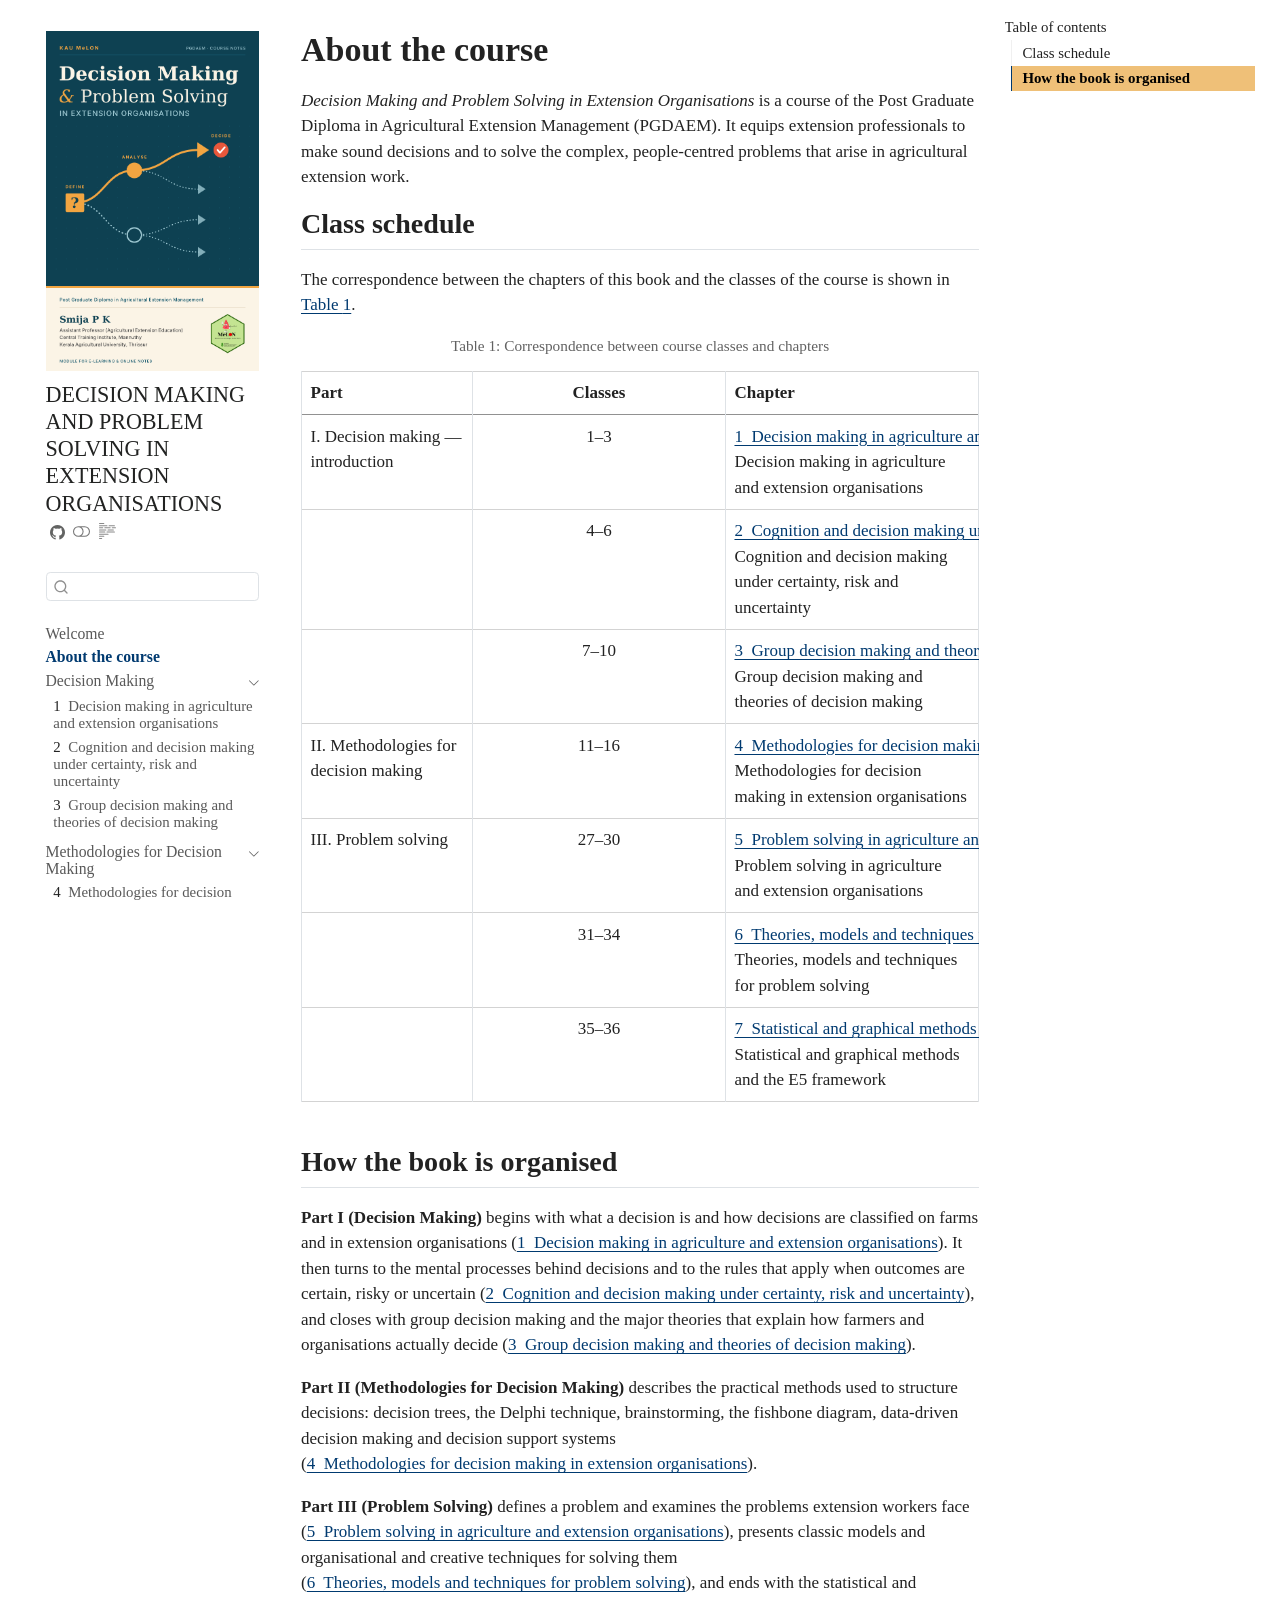
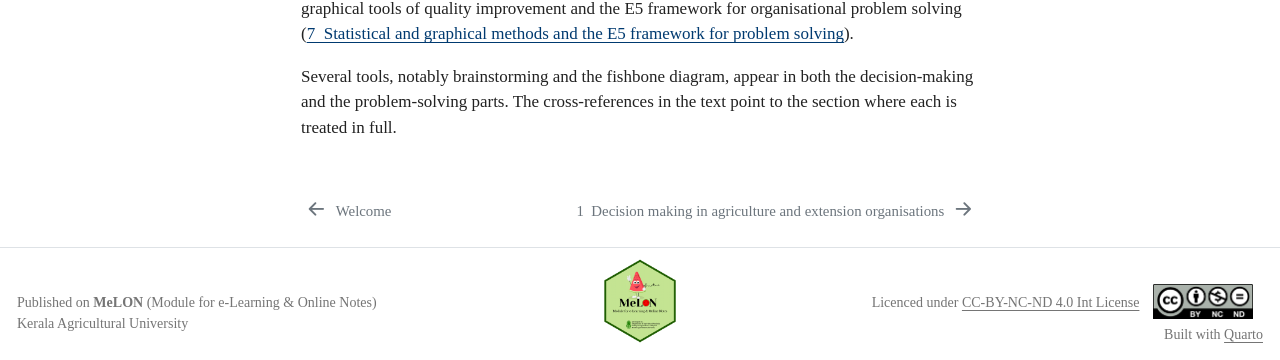
<file: docs/preface.html>
<!DOCTYPE html>
<html xmlns="http://www.w3.org/1999/xhtml" lang="en" xml:lang="en"><head>

<meta charset="utf-8">
<meta name="generator" content="quarto-1.6.42">

<meta name="viewport" content="width=device-width, initial-scale=1.0, user-scalable=yes">


<title>About the course – DECISION MAKING AND PROBLEM SOLVING IN EXTENSION ORGANISATIONS</title>
<style>
code{white-space: pre-wrap;}
span.smallcaps{font-variant: small-caps;}
div.columns{display: flex; gap: min(4vw, 1.5em);}
div.column{flex: auto; overflow-x: auto;}
div.hanging-indent{margin-left: 1.5em; text-indent: -1.5em;}
ul.task-list{list-style: none;}
ul.task-list li input[type="checkbox"] {
  width: 0.8em;
  margin: 0 0.8em 0.2em -1em; /* quarto-specific, see https://github.com/quarto-dev/quarto-cli/issues/4556 */ 
  vertical-align: middle;
}
</style>


<script src="site_libs/quarto-nav/quarto-nav.js"></script>
<script src="site_libs/quarto-nav/headroom.min.js"></script>
<script src="site_libs/clipboard/clipboard.min.js"></script>
<script src="site_libs/quarto-search/autocomplete.umd.js"></script>
<script src="site_libs/quarto-search/fuse.min.js"></script>
<script src="site_libs/quarto-search/quarto-search.js"></script>
<meta name="quarto:offset" content="./">
<link href="./decisionMaking.html" rel="next">
<link href="./index.html" rel="prev">
<link href="./images/cover.png" rel="icon" type="image/png">
<script src="site_libs/quarto-html/quarto.js"></script>
<script src="site_libs/quarto-html/popper.min.js"></script>
<script src="site_libs/quarto-html/tippy.umd.min.js"></script>
<script src="site_libs/quarto-html/anchor.min.js"></script>
<link href="site_libs/quarto-html/tippy.css" rel="stylesheet">
<link href="site_libs/quarto-html/quarto-syntax-highlighting-2f5df379a58b258e96c21c0638c20c03.css" rel="stylesheet" class="quarto-color-scheme" id="quarto-text-highlighting-styles">
<link href="site_libs/quarto-html/quarto-syntax-highlighting-dark-b53751a350365c71b6c909e95f209ed1.css" rel="prefetch" class="quarto-color-scheme quarto-color-alternate" id="quarto-text-highlighting-styles">
<script src="site_libs/bootstrap/bootstrap.min.js"></script>
<link href="site_libs/bootstrap/bootstrap-icons.css" rel="stylesheet">
<link href="site_libs/bootstrap/bootstrap-e6df8a1b696ee27fb6a199db3da8af22.min.css" rel="stylesheet" append-hash="true" class="quarto-color-scheme" id="quarto-bootstrap" data-mode="light">
<link href="site_libs/bootstrap/bootstrap-dark-d80d2bd28ac41ce5b2bccad92fb0b5a6.min.css" rel="prefetch" append-hash="true" class="quarto-color-scheme quarto-color-alternate" id="quarto-bootstrap" data-mode="dark">
<script id="quarto-search-options" type="application/json">{
  "location": "sidebar",
  "copy-button": false,
  "collapse-after": 3,
  "panel-placement": "start",
  "type": "textbox",
  "limit": 50,
  "keyboard-shortcut": [
    "f",
    "/",
    "s"
  ],
  "show-item-context": false,
  "language": {
    "search-no-results-text": "No results",
    "search-matching-documents-text": "matching documents",
    "search-copy-link-title": "Copy link to search",
    "search-hide-matches-text": "Hide additional matches",
    "search-more-match-text": "more match in this document",
    "search-more-matches-text": "more matches in this document",
    "search-clear-button-title": "Clear",
    "search-text-placeholder": "",
    "search-detached-cancel-button-title": "Cancel",
    "search-submit-button-title": "Submit",
    "search-label": "Search"
  }
}</script>
<style>
/* Natural column widths for short data tables; retain local mobile scrolling. */
main table.compact-data-table {
  width: auto;
  min-width: 0;
  max-width: 100%;
  margin-inline: auto;
  table-layout: auto;
}
main table.compact-data-table th,
main table.compact-data-table td {
  padding: 0.4em 1em;
  vertical-align: middle;
  overflow-wrap: normal;
  word-break: normal;
}
</style>
<script>
// kable HTML cells retain $...$ delimiters; Pandoc's normal prose uses \(...\).
// Support both without changing the table data, markup, or print rendering.
window.MathJax = {
  tex: {
    inlineMath: { "[+]": [["$", "$"]] },
    processEscapes: true
  }
};
</script>


<meta property="og:title" content="About the course – DECISION MAKING AND PROBLEM SOLVING IN EXTENSION ORGANISATIONS">
<meta property="og:description" content="">
<meta property="og:image" content="https://kaumelon.github.io/pgdaem-spk1/images/cover.png">
<meta property="og:site_name" content="DECISION MAKING AND PROBLEM SOLVING IN EXTENSION ORGANISATIONS">
<meta property="og:image:alt" content="Decision Making and Problem Solving in Extension Organisations">
<meta property="og:image:height" content="2000">
<meta property="og:image:width" content="1254">
<meta name="twitter:title" content="About the course – DECISION MAKING AND PROBLEM SOLVING IN EXTENSION ORGANISATIONS">
<meta name="twitter:description" content="">
<meta name="twitter:image" content="https://kaumelon.github.io/pgdaem-spk1/images/cover.png">
<meta name="twitter:image:alt" content="Decision Making and Problem Solving in Extension Organisations">
<meta name="twitter:card" content="summary_large_image">
<meta name="twitter:image-height" content="2000">
<meta name="twitter:image-width" content="1254">
</head>

<body class="nav-sidebar floating">

<div id="quarto-search-results"></div>
  <header id="quarto-header" class="headroom fixed-top">
  <nav class="quarto-secondary-nav">
    <div class="container-fluid d-flex">
      <button type="button" class="quarto-btn-toggle btn" data-bs-toggle="collapse" role="button" data-bs-target=".quarto-sidebar-collapse-item" aria-controls="quarto-sidebar" aria-expanded="false" aria-label="Toggle sidebar navigation" onclick="if (window.quartoToggleHeadroom) { window.quartoToggleHeadroom(); }">
        <i class="bi bi-layout-text-sidebar-reverse"></i>
      </button>
        <nav class="quarto-page-breadcrumbs" aria-label="breadcrumb"><ol class="breadcrumb"><li class="breadcrumb-item"><a href="./preface.html">About the course</a></li></ol></nav>
        <a class="flex-grow-1" role="navigation" data-bs-toggle="collapse" data-bs-target=".quarto-sidebar-collapse-item" aria-controls="quarto-sidebar" aria-expanded="false" aria-label="Toggle sidebar navigation" onclick="if (window.quartoToggleHeadroom) { window.quartoToggleHeadroom(); }">      
        </a>
      <button type="button" class="btn quarto-search-button" aria-label="Search" onclick="window.quartoOpenSearch();">
        <i class="bi bi-search"></i>
      </button>
    </div>
  </nav>
</header>
<!-- content -->
<div id="quarto-content" class="quarto-container page-columns page-rows-contents page-layout-article">
<!-- sidebar -->
  <nav id="quarto-sidebar" class="sidebar collapse collapse-horizontal quarto-sidebar-collapse-item sidebar-navigation floating overflow-auto">
    <div class="pt-lg-2 mt-2 text-left sidebar-header sidebar-header-stacked">
      <a href="./index.html" class="sidebar-logo-link">
      <img src="./images/cover.png" alt="" class="sidebar-logo py-0 d-lg-inline d-none">
      </a>
    <div class="sidebar-title mb-0 py-0">
      <a href="./">DECISION MAKING AND PROBLEM SOLVING IN EXTENSION ORGANISATIONS</a> 
        <div class="sidebar-tools-main tools-wide">
    <a href="https://github.com/KAUMELON/pgdaem-spk1" title="Source Code" class="quarto-navigation-tool px-1" aria-label="Source Code"><i class="bi bi-github"></i></a>
  <a href="" class="quarto-color-scheme-toggle quarto-navigation-tool  px-1" onclick="window.quartoToggleColorScheme(); return false;" title="Toggle dark mode"><i class="bi"></i></a>
  <a href="" class="quarto-reader-toggle quarto-navigation-tool px-1" onclick="window.quartoToggleReader(); return false;" title="Toggle reader mode">
  <div class="quarto-reader-toggle-btn">
  <i class="bi"></i>
  </div>
</a>
</div>
    </div>
      </div>
        <div class="mt-2 flex-shrink-0 align-items-center">
        <div class="sidebar-search">
        <div id="quarto-search" class="" title="Search"></div>
        </div>
        </div>
    <div class="sidebar-menu-container"> 
    <ul class="list-unstyled mt-1">
        <li class="sidebar-item">
  <div class="sidebar-item-container"> 
  <a href="./index.html" class="sidebar-item-text sidebar-link">
 <span class="menu-text">Welcome</span></a>
  </div>
</li>
        <li class="sidebar-item">
  <div class="sidebar-item-container"> 
  <a href="./preface.html" class="sidebar-item-text sidebar-link active">
 <span class="menu-text">About the course</span></a>
  </div>
</li>
        <li class="sidebar-item sidebar-item-section">
      <div class="sidebar-item-container"> 
            <a class="sidebar-item-text sidebar-link text-start" data-bs-toggle="collapse" data-bs-target="#quarto-sidebar-section-1" role="navigation" aria-expanded="true">
 <span class="menu-text">Decision Making</span></a>
          <a class="sidebar-item-toggle text-start" data-bs-toggle="collapse" data-bs-target="#quarto-sidebar-section-1" role="navigation" aria-expanded="true" aria-label="Toggle section">
            <i class="bi bi-chevron-right ms-2"></i>
          </a> 
      </div>
      <ul id="quarto-sidebar-section-1" class="collapse list-unstyled sidebar-section depth1 show">  
          <li class="sidebar-item">
  <div class="sidebar-item-container"> 
  <a href="./decisionMaking.html" class="sidebar-item-text sidebar-link">
 <span class="menu-text"><span class="chapter-number">1</span>&nbsp; <span class="chapter-title">Decision making in agriculture and extension organisations</span></span></a>
  </div>
</li>
          <li class="sidebar-item">
  <div class="sidebar-item-container"> 
  <a href="./cognitionRisk.html" class="sidebar-item-text sidebar-link">
 <span class="menu-text"><span class="chapter-number">2</span>&nbsp; <span class="chapter-title">Cognition and decision making under certainty, risk and uncertainty</span></span></a>
  </div>
</li>
          <li class="sidebar-item">
  <div class="sidebar-item-container"> 
  <a href="./groupTheories.html" class="sidebar-item-text sidebar-link">
 <span class="menu-text"><span class="chapter-number">3</span>&nbsp; <span class="chapter-title">Group decision making and theories of decision making</span></span></a>
  </div>
</li>
      </ul>
  </li>
        <li class="sidebar-item sidebar-item-section">
      <div class="sidebar-item-container"> 
            <a class="sidebar-item-text sidebar-link text-start" data-bs-toggle="collapse" data-bs-target="#quarto-sidebar-section-2" role="navigation" aria-expanded="true">
 <span class="menu-text">Methodologies for Decision Making</span></a>
          <a class="sidebar-item-toggle text-start" data-bs-toggle="collapse" data-bs-target="#quarto-sidebar-section-2" role="navigation" aria-expanded="true" aria-label="Toggle section">
            <i class="bi bi-chevron-right ms-2"></i>
          </a> 
      </div>
      <ul id="quarto-sidebar-section-2" class="collapse list-unstyled sidebar-section depth1 show">  
          <li class="sidebar-item">
  <div class="sidebar-item-container"> 
  <a href="./dmMethods.html" class="sidebar-item-text sidebar-link">
 <span class="menu-text"><span class="chapter-number">4</span>&nbsp; <span class="chapter-title">Methodologies for decision making in extension organisations</span></span></a>
  </div>
</li>
      </ul>
  </li>
        <li class="sidebar-item sidebar-item-section">
      <div class="sidebar-item-container"> 
            <a class="sidebar-item-text sidebar-link text-start" data-bs-toggle="collapse" data-bs-target="#quarto-sidebar-section-3" role="navigation" aria-expanded="true">
 <span class="menu-text">Problem Solving</span></a>
          <a class="sidebar-item-toggle text-start" data-bs-toggle="collapse" data-bs-target="#quarto-sidebar-section-3" role="navigation" aria-expanded="true" aria-label="Toggle section">
            <i class="bi bi-chevron-right ms-2"></i>
          </a> 
      </div>
      <ul id="quarto-sidebar-section-3" class="collapse list-unstyled sidebar-section depth1 show">  
          <li class="sidebar-item">
  <div class="sidebar-item-container"> 
  <a href="./problemSolving.html" class="sidebar-item-text sidebar-link">
 <span class="menu-text"><span class="chapter-number">5</span>&nbsp; <span class="chapter-title">Problem solving in agriculture and extension organisations</span></span></a>
  </div>
</li>
          <li class="sidebar-item">
  <div class="sidebar-item-container"> 
  <a href="./psModels.html" class="sidebar-item-text sidebar-link">
 <span class="menu-text"><span class="chapter-number">6</span>&nbsp; <span class="chapter-title">Theories, models and techniques for problem solving</span></span></a>
  </div>
</li>
          <li class="sidebar-item">
  <div class="sidebar-item-container"> 
  <a href="./statTools.html" class="sidebar-item-text sidebar-link">
 <span class="menu-text"><span class="chapter-number">7</span>&nbsp; <span class="chapter-title">Statistical and graphical methods and the E5 framework for problem solving</span></span></a>
  </div>
</li>
      </ul>
  </li>
        <li class="sidebar-item sidebar-item-section">
      <div class="sidebar-item-container"> 
            <a class="sidebar-item-text sidebar-link text-start" data-bs-toggle="collapse" data-bs-target="#quarto-sidebar-section-4" role="navigation" aria-expanded="true">
 <span class="menu-text">Appendices</span></a>
          <a class="sidebar-item-toggle text-start" data-bs-toggle="collapse" data-bs-target="#quarto-sidebar-section-4" role="navigation" aria-expanded="true" aria-label="Toggle section">
            <i class="bi bi-chevron-right ms-2"></i>
          </a> 
      </div>
      <ul id="quarto-sidebar-section-4" class="collapse list-unstyled sidebar-section depth1 show">  
          <li class="sidebar-item">
  <div class="sidebar-item-container"> 
  <a href="./references.html" class="sidebar-item-text sidebar-link">
 <span class="menu-text">References</span></a>
  </div>
</li>
      </ul>
  </li>
    </ul>
    </div>
</nav>
<div id="quarto-sidebar-glass" class="quarto-sidebar-collapse-item" data-bs-toggle="collapse" data-bs-target=".quarto-sidebar-collapse-item"></div>
<!-- margin-sidebar -->
    <div id="quarto-margin-sidebar" class="sidebar margin-sidebar">
        <nav id="TOC" role="doc-toc" class="toc-active">
    <h2 id="toc-title">Table of contents</h2>
   
  <ul>
  <li><a href="#class-schedule" id="toc-class-schedule" class="nav-link active" data-scroll-target="#class-schedule">Class schedule</a></li>
  <li><a href="#how-the-book-is-organised" id="toc-how-the-book-is-organised" class="nav-link" data-scroll-target="#how-the-book-is-organised">How the book is organised</a></li>
  </ul>
</nav>
    </div>
<!-- main -->
<main class="content" id="quarto-document-content">

<header id="title-block-header" class="quarto-title-block default">
<div class="quarto-title">
<h1 class="title">About the course</h1>
</div>



<div class="quarto-title-meta">

    
  
    
  </div>
  


</header>


<p><em>Decision Making and Problem Solving in Extension Organisations</em> is a course of the Post Graduate Diploma in Agricultural Extension Management (PGDAEM). It equips extension professionals to make sound decisions and to solve the complex, people-centred problems that arise in agricultural extension work.</p>
<section id="class-schedule" class="level2 unnumbered">
<h2 class="unnumbered anchored" data-anchor-id="class-schedule">Class schedule</h2>
<p>The correspondence between the chapters of this book and the classes of the course is shown in <a href="#tbl-schedule" class="quarto-xref">Table&nbsp;<span>1</span></a>.</p>
<div id="tbl-schedule" class="bordered quarto-float quarto-figure quarto-figure-center anchored">
<figure class="quarto-float quarto-float-tbl figure">
<figcaption class="quarto-float-caption-top quarto-float-caption quarto-float-tbl" id="tbl-schedule-caption-0ceaefa1-69ba-4598-a22c-09a6ac19f8ca">
Table&nbsp;1: Correspondence between course classes and chapters
</figcaption>
<div aria-describedby="tbl-schedule-caption-0ceaefa1-69ba-4598-a22c-09a6ac19f8ca">
<table class="table-bordered caption-top table">
<colgroup>
<col style="width: 25%">
<col style="width: 37%">
<col style="width: 37%">
</colgroup>
<thead>
<tr class="header">
<th style="text-align: left;">Part</th>
<th style="text-align: center;">Classes</th>
<th style="text-align: left;">Chapter</th>
</tr>
</thead>
<tbody>
<tr class="odd">
<td style="text-align: left;">I. Decision making — introduction</td>
<td style="text-align: center;">1–3</td>
<td style="text-align: left;"><a href="decisionMaking.html" class="quarto-xref"><span>1&nbsp; Decision making in agriculture and extension organisations</span></a> Decision making in agriculture and extension organisations</td>
</tr>
<tr class="even">
<td style="text-align: left;"></td>
<td style="text-align: center;">4–6</td>
<td style="text-align: left;"><a href="cognitionRisk.html" class="quarto-xref"><span>2&nbsp; Cognition and decision making under certainty, risk and uncertainty</span></a> Cognition and decision making under certainty, risk and uncertainty</td>
</tr>
<tr class="odd">
<td style="text-align: left;"></td>
<td style="text-align: center;">7–10</td>
<td style="text-align: left;"><a href="groupTheories.html" class="quarto-xref"><span>3&nbsp; Group decision making and theories of decision making</span></a> Group decision making and theories of decision making</td>
</tr>
<tr class="even">
<td style="text-align: left;">II. Methodologies for decision making</td>
<td style="text-align: center;">11–16</td>
<td style="text-align: left;"><a href="dmMethods.html" class="quarto-xref"><span>4&nbsp; Methodologies for decision making in extension organisations</span></a> Methodologies for decision making in extension organisations</td>
</tr>
<tr class="odd">
<td style="text-align: left;">III. Problem solving</td>
<td style="text-align: center;">27–30</td>
<td style="text-align: left;"><a href="problemSolving.html" class="quarto-xref"><span>5&nbsp; Problem solving in agriculture and extension organisations</span></a> Problem solving in agriculture and extension organisations</td>
</tr>
<tr class="even">
<td style="text-align: left;"></td>
<td style="text-align: center;">31–34</td>
<td style="text-align: left;"><a href="psModels.html" class="quarto-xref"><span>6&nbsp; Theories, models and techniques for problem solving</span></a> Theories, models and techniques for problem solving</td>
</tr>
<tr class="odd">
<td style="text-align: left;"></td>
<td style="text-align: center;">35–36</td>
<td style="text-align: left;"><a href="statTools.html" class="quarto-xref"><span>7&nbsp; Statistical and graphical methods and the E5 framework for problem solving</span></a> Statistical and graphical methods and the E5 framework</td>
</tr>
</tbody>
</table>
</div>
</figure>
</div>
</section>
<section id="how-the-book-is-organised" class="level2 unnumbered">
<h2 class="unnumbered anchored" data-anchor-id="how-the-book-is-organised">How the book is organised</h2>
<p><strong>Part I (Decision Making)</strong> begins with what a decision is and how decisions are classified on farms and in extension organisations (<a href="decisionMaking.html" class="quarto-xref"><span>1&nbsp; Decision making in agriculture and extension organisations</span></a>). It then turns to the mental processes behind decisions and to the rules that apply when outcomes are certain, risky or uncertain (<a href="cognitionRisk.html" class="quarto-xref"><span>2&nbsp; Cognition and decision making under certainty, risk and uncertainty</span></a>), and closes with group decision making and the major theories that explain how farmers and organisations actually decide (<a href="groupTheories.html" class="quarto-xref"><span>3&nbsp; Group decision making and theories of decision making</span></a>).</p>
<p><strong>Part II (Methodologies for Decision Making)</strong> describes the practical methods used to structure decisions: decision trees, the Delphi technique, brainstorming, the fishbone diagram, data-driven decision making and decision support systems (<a href="dmMethods.html" class="quarto-xref"><span>4&nbsp; Methodologies for decision making in extension organisations</span></a>).</p>
<p><strong>Part III (Problem Solving)</strong> defines a problem and examines the problems extension workers face (<a href="problemSolving.html" class="quarto-xref"><span>5&nbsp; Problem solving in agriculture and extension organisations</span></a>), presents classic models and organisational and creative techniques for solving them (<a href="psModels.html" class="quarto-xref"><span>6&nbsp; Theories, models and techniques for problem solving</span></a>), and ends with the statistical and graphical tools of quality improvement and the E5 framework for organisational problem solving (<a href="statTools.html" class="quarto-xref"><span>7&nbsp; Statistical and graphical methods and the E5 framework for problem solving</span></a>).</p>
<p>Several tools, notably brainstorming and the fishbone diagram, appear in both the decision-making and the problem-solving parts. The cross-references in the text point to the section where each is treated in full.</p>


</section>

</main> <!-- /main -->
<script id="quarto-html-after-body" type="application/javascript">
window.document.addEventListener("DOMContentLoaded", function (event) {
  const toggleBodyColorMode = (bsSheetEl) => {
    const mode = bsSheetEl.getAttribute("data-mode");
    const bodyEl = window.document.querySelector("body");
    if (mode === "dark") {
      bodyEl.classList.add("quarto-dark");
      bodyEl.classList.remove("quarto-light");
    } else {
      bodyEl.classList.add("quarto-light");
      bodyEl.classList.remove("quarto-dark");
    }
  }
  const toggleBodyColorPrimary = () => {
    const bsSheetEl = window.document.querySelector("link#quarto-bootstrap");
    if (bsSheetEl) {
      toggleBodyColorMode(bsSheetEl);
    }
  }
  toggleBodyColorPrimary();  
  const disableStylesheet = (stylesheets) => {
    for (let i=0; i < stylesheets.length; i++) {
      const stylesheet = stylesheets[i];
      stylesheet.rel = 'prefetch';
    }
  }
  const enableStylesheet = (stylesheets) => {
    for (let i=0; i < stylesheets.length; i++) {
      const stylesheet = stylesheets[i];
      stylesheet.rel = 'stylesheet';
    }
  }
  const manageTransitions = (selector, allowTransitions) => {
    const els = window.document.querySelectorAll(selector);
    for (let i=0; i < els.length; i++) {
      const el = els[i];
      if (allowTransitions) {
        el.classList.remove('notransition');
      } else {
        el.classList.add('notransition');
      }
    }
  }
  const toggleGiscusIfUsed = (isAlternate, darkModeDefault) => {
    const baseTheme = document.querySelector('#giscus-base-theme')?.value ?? 'light';
    const alternateTheme = document.querySelector('#giscus-alt-theme')?.value ?? 'dark';
    let newTheme = '';
    if(darkModeDefault) {
      newTheme = isAlternate ? baseTheme : alternateTheme;
    } else {
      newTheme = isAlternate ? alternateTheme : baseTheme;
    }
    const changeGiscusTheme = () => {
      // From: https://github.com/giscus/giscus/issues/336
      const sendMessage = (message) => {
        const iframe = document.querySelector('iframe.giscus-frame');
        if (!iframe) return;
        iframe.contentWindow.postMessage({ giscus: message }, 'https://giscus.app');
      }
      sendMessage({
        setConfig: {
          theme: newTheme
        }
      });
    }
    const isGiscussLoaded = window.document.querySelector('iframe.giscus-frame') !== null;
    if (isGiscussLoaded) {
      changeGiscusTheme();
    }
  }
  const toggleColorMode = (alternate) => {
    // Switch the stylesheets
    const alternateStylesheets = window.document.querySelectorAll('link.quarto-color-scheme.quarto-color-alternate');
    manageTransitions('#quarto-margin-sidebar .nav-link', false);
    if (alternate) {
      enableStylesheet(alternateStylesheets);
      for (const sheetNode of alternateStylesheets) {
        if (sheetNode.id === "quarto-bootstrap") {
          toggleBodyColorMode(sheetNode);
        }
      }
    } else {
      disableStylesheet(alternateStylesheets);
      toggleBodyColorPrimary();
    }
    manageTransitions('#quarto-margin-sidebar .nav-link', true);
    // Switch the toggles
    const toggles = window.document.querySelectorAll('.quarto-color-scheme-toggle');
    for (let i=0; i < toggles.length; i++) {
      const toggle = toggles[i];
      if (toggle) {
        if (alternate) {
          toggle.classList.add("alternate");     
        } else {
          toggle.classList.remove("alternate");
        }
      }
    }
    // Hack to workaround the fact that safari doesn't
    // properly recolor the scrollbar when toggling (#1455)
    if (navigator.userAgent.indexOf('Safari') > 0 && navigator.userAgent.indexOf('Chrome') == -1) {
      manageTransitions("body", false);
      window.scrollTo(0, 1);
      setTimeout(() => {
        window.scrollTo(0, 0);
        manageTransitions("body", true);
      }, 40);  
    }
  }
  const isFileUrl = () => { 
    return window.location.protocol === 'file:';
  }
  const hasAlternateSentinel = () => {  
    let styleSentinel = getColorSchemeSentinel();
    if (styleSentinel !== null) {
      return styleSentinel === "alternate";
    } else {
      return false;
    }
  }
  const setStyleSentinel = (alternate) => {
    const value = alternate ? "alternate" : "default";
    if (!isFileUrl()) {
      window.localStorage.setItem("quarto-color-scheme", value);
    } else {
      localAlternateSentinel = value;
    }
  }
  const getColorSchemeSentinel = () => {
    if (!isFileUrl()) {
      const storageValue = window.localStorage.getItem("quarto-color-scheme");
      return storageValue != null ? storageValue : localAlternateSentinel;
    } else {
      return localAlternateSentinel;
    }
  }
  const darkModeDefault = false;
  let localAlternateSentinel = darkModeDefault ? 'alternate' : 'default';
  // Dark / light mode switch
  window.quartoToggleColorScheme = () => {
    // Read the current dark / light value 
    let toAlternate = !hasAlternateSentinel();
    toggleColorMode(toAlternate);
    setStyleSentinel(toAlternate);
    toggleGiscusIfUsed(toAlternate, darkModeDefault);
  };
  // Ensure there is a toggle, if there isn't float one in the top right
  if (window.document.querySelector('.quarto-color-scheme-toggle') === null) {
    const a = window.document.createElement('a');
    a.classList.add('top-right');
    a.classList.add('quarto-color-scheme-toggle');
    a.href = "";
    a.onclick = function() { try { window.quartoToggleColorScheme(); } catch {} return false; };
    const i = window.document.createElement("i");
    i.classList.add('bi');
    a.appendChild(i);
    window.document.body.appendChild(a);
  }
  // Switch to dark mode if need be
  if (hasAlternateSentinel()) {
    toggleColorMode(true);
  } else {
    toggleColorMode(false);
  }
  const icon = "";
  const anchorJS = new window.AnchorJS();
  anchorJS.options = {
    placement: 'right',
    icon: icon
  };
  anchorJS.add('.anchored');
  const isCodeAnnotation = (el) => {
    for (const clz of el.classList) {
      if (clz.startsWith('code-annotation-')) {                     
        return true;
      }
    }
    return false;
  }
  const onCopySuccess = function(e) {
    // button target
    const button = e.trigger;
    // don't keep focus
    button.blur();
    // flash "checked"
    button.classList.add('code-copy-button-checked');
    var currentTitle = button.getAttribute("title");
    button.setAttribute("title", "Copied!");
    let tooltip;
    if (window.bootstrap) {
      button.setAttribute("data-bs-toggle", "tooltip");
      button.setAttribute("data-bs-placement", "left");
      button.setAttribute("data-bs-title", "Copied!");
      tooltip = new bootstrap.Tooltip(button, 
        { trigger: "manual", 
          customClass: "code-copy-button-tooltip",
          offset: [0, -8]});
      tooltip.show();    
    }
    setTimeout(function() {
      if (tooltip) {
        tooltip.hide();
        button.removeAttribute("data-bs-title");
        button.removeAttribute("data-bs-toggle");
        button.removeAttribute("data-bs-placement");
      }
      button.setAttribute("title", currentTitle);
      button.classList.remove('code-copy-button-checked');
    }, 1000);
    // clear code selection
    e.clearSelection();
  }
  const getTextToCopy = function(trigger) {
      const codeEl = trigger.previousElementSibling.cloneNode(true);
      for (const childEl of codeEl.children) {
        if (isCodeAnnotation(childEl)) {
          childEl.remove();
        }
      }
      return codeEl.innerText;
  }
  const clipboard = new window.ClipboardJS('.code-copy-button:not([data-in-quarto-modal])', {
    text: getTextToCopy
  });
  clipboard.on('success', onCopySuccess);
  if (window.document.getElementById('quarto-embedded-source-code-modal')) {
    const clipboardModal = new window.ClipboardJS('.code-copy-button[data-in-quarto-modal]', {
      text: getTextToCopy,
      container: window.document.getElementById('quarto-embedded-source-code-modal')
    });
    clipboardModal.on('success', onCopySuccess);
  }
    var localhostRegex = new RegExp(/^(?:http|https):\/\/localhost\:?[0-9]*\//);
    var mailtoRegex = new RegExp(/^mailto:/);
      var filterRegex = new RegExp("https:\/\/kaumelon\.github\.io\/pgdaem-spk1\/");
    var isInternal = (href) => {
        return filterRegex.test(href) || localhostRegex.test(href) || mailtoRegex.test(href);
    }
    // Inspect non-navigation links and adorn them if external
 	var links = window.document.querySelectorAll('a[href]:not(.nav-link):not(.navbar-brand):not(.toc-action):not(.sidebar-link):not(.sidebar-item-toggle):not(.pagination-link):not(.no-external):not([aria-hidden]):not(.dropdown-item):not(.quarto-navigation-tool):not(.about-link)');
    for (var i=0; i<links.length; i++) {
      const link = links[i];
      if (!isInternal(link.href)) {
        // undo the damage that might have been done by quarto-nav.js in the case of
        // links that we want to consider external
        if (link.dataset.originalHref !== undefined) {
          link.href = link.dataset.originalHref;
        }
      }
    }
  function tippyHover(el, contentFn, onTriggerFn, onUntriggerFn) {
    const config = {
      allowHTML: true,
      maxWidth: 500,
      delay: 100,
      arrow: false,
      appendTo: function(el) {
          return el.parentElement;
      },
      interactive: true,
      interactiveBorder: 10,
      theme: 'quarto',
      placement: 'bottom-start',
    };
    if (contentFn) {
      config.content = contentFn;
    }
    if (onTriggerFn) {
      config.onTrigger = onTriggerFn;
    }
    if (onUntriggerFn) {
      config.onUntrigger = onUntriggerFn;
    }
    window.tippy(el, config); 
  }
  const noterefs = window.document.querySelectorAll('a[role="doc-noteref"]');
  for (var i=0; i<noterefs.length; i++) {
    const ref = noterefs[i];
    tippyHover(ref, function() {
      // use id or data attribute instead here
      let href = ref.getAttribute('data-footnote-href') || ref.getAttribute('href');
      try { href = new URL(href).hash; } catch {}
      const id = href.replace(/^#\/?/, "");
      const note = window.document.getElementById(id);
      if (note) {
        return note.innerHTML;
      } else {
        return "";
      }
    });
  }
  const xrefs = window.document.querySelectorAll('a.quarto-xref');
  const processXRef = (id, note) => {
    // Strip column container classes
    const stripColumnClz = (el) => {
      el.classList.remove("page-full", "page-columns");
      if (el.children) {
        for (const child of el.children) {
          stripColumnClz(child);
        }
      }
    }
    stripColumnClz(note)
    if (id === null || id.startsWith('sec-')) {
      // Special case sections, only their first couple elements
      const container = document.createElement("div");
      if (note.children && note.children.length > 2) {
        container.appendChild(note.children[0].cloneNode(true));
        for (let i = 1; i < note.children.length; i++) {
          const child = note.children[i];
          if (child.tagName === "P" && child.innerText === "") {
            continue;
          } else {
            container.appendChild(child.cloneNode(true));
            break;
          }
        }
        if (window.Quarto?.typesetMath) {
          window.Quarto.typesetMath(container);
        }
        return container.innerHTML
      } else {
        if (window.Quarto?.typesetMath) {
          window.Quarto.typesetMath(note);
        }
        return note.innerHTML;
      }
    } else {
      // Remove any anchor links if they are present
      const anchorLink = note.querySelector('a.anchorjs-link');
      if (anchorLink) {
        anchorLink.remove();
      }
      if (window.Quarto?.typesetMath) {
        window.Quarto.typesetMath(note);
      }
      if (note.classList.contains("callout")) {
        return note.outerHTML;
      } else {
        return note.innerHTML;
      }
    }
  }
  for (var i=0; i<xrefs.length; i++) {
    const xref = xrefs[i];
    tippyHover(xref, undefined, function(instance) {
      instance.disable();
      let url = xref.getAttribute('href');
      let hash = undefined; 
      if (url.startsWith('#')) {
        hash = url;
      } else {
        try { hash = new URL(url).hash; } catch {}
      }
      if (hash) {
        const id = hash.replace(/^#\/?/, "");
        const note = window.document.getElementById(id);
        if (note !== null) {
          try {
            const html = processXRef(id, note.cloneNode(true));
            instance.setContent(html);
          } finally {
            instance.enable();
            instance.show();
          }
        } else {
          // See if we can fetch this
          fetch(url.split('#')[0])
          .then(res => res.text())
          .then(html => {
            const parser = new DOMParser();
            const htmlDoc = parser.parseFromString(html, "text/html");
            const note = htmlDoc.getElementById(id);
            if (note !== null) {
              const html = processXRef(id, note);
              instance.setContent(html);
            } 
          }).finally(() => {
            instance.enable();
            instance.show();
          });
        }
      } else {
        // See if we can fetch a full url (with no hash to target)
        // This is a special case and we should probably do some content thinning / targeting
        fetch(url)
        .then(res => res.text())
        .then(html => {
          const parser = new DOMParser();
          const htmlDoc = parser.parseFromString(html, "text/html");
          const note = htmlDoc.querySelector('main.content');
          if (note !== null) {
            // This should only happen for chapter cross references
            // (since there is no id in the URL)
            // remove the first header
            if (note.children.length > 0 && note.children[0].tagName === "HEADER") {
              note.children[0].remove();
            }
            const html = processXRef(null, note);
            instance.setContent(html);
          } 
        }).finally(() => {
          instance.enable();
          instance.show();
        });
      }
    }, function(instance) {
    });
  }
      let selectedAnnoteEl;
      const selectorForAnnotation = ( cell, annotation) => {
        let cellAttr = 'data-code-cell="' + cell + '"';
        let lineAttr = 'data-code-annotation="' +  annotation + '"';
        const selector = 'span[' + cellAttr + '][' + lineAttr + ']';
        return selector;
      }
      const selectCodeLines = (annoteEl) => {
        const doc = window.document;
        const targetCell = annoteEl.getAttribute("data-target-cell");
        const targetAnnotation = annoteEl.getAttribute("data-target-annotation");
        const annoteSpan = window.document.querySelector(selectorForAnnotation(targetCell, targetAnnotation));
        const lines = annoteSpan.getAttribute("data-code-lines").split(",");
        const lineIds = lines.map((line) => {
          return targetCell + "-" + line;
        })
        let top = null;
        let height = null;
        let parent = null;
        if (lineIds.length > 0) {
            //compute the position of the single el (top and bottom and make a div)
            const el = window.document.getElementById(lineIds[0]);
            top = el.offsetTop;
            height = el.offsetHeight;
            parent = el.parentElement.parentElement;
          if (lineIds.length > 1) {
            const lastEl = window.document.getElementById(lineIds[lineIds.length - 1]);
            const bottom = lastEl.offsetTop + lastEl.offsetHeight;
            height = bottom - top;
          }
          if (top !== null && height !== null && parent !== null) {
            // cook up a div (if necessary) and position it 
            let div = window.document.getElementById("code-annotation-line-highlight");
            if (div === null) {
              div = window.document.createElement("div");
              div.setAttribute("id", "code-annotation-line-highlight");
              div.style.position = 'absolute';
              parent.appendChild(div);
            }
            div.style.top = top - 2 + "px";
            div.style.height = height + 4 + "px";
            div.style.left = 0;
            let gutterDiv = window.document.getElementById("code-annotation-line-highlight-gutter");
            if (gutterDiv === null) {
              gutterDiv = window.document.createElement("div");
              gutterDiv.setAttribute("id", "code-annotation-line-highlight-gutter");
              gutterDiv.style.position = 'absolute';
              const codeCell = window.document.getElementById(targetCell);
              const gutter = codeCell.querySelector('.code-annotation-gutter');
              gutter.appendChild(gutterDiv);
            }
            gutterDiv.style.top = top - 2 + "px";
            gutterDiv.style.height = height + 4 + "px";
          }
          selectedAnnoteEl = annoteEl;
        }
      };
      const unselectCodeLines = () => {
        const elementsIds = ["code-annotation-line-highlight", "code-annotation-line-highlight-gutter"];
        elementsIds.forEach((elId) => {
          const div = window.document.getElementById(elId);
          if (div) {
            div.remove();
          }
        });
        selectedAnnoteEl = undefined;
      };
        // Handle positioning of the toggle
    window.addEventListener(
      "resize",
      throttle(() => {
        elRect = undefined;
        if (selectedAnnoteEl) {
          selectCodeLines(selectedAnnoteEl);
        }
      }, 10)
    );
    function throttle(fn, ms) {
    let throttle = false;
    let timer;
      return (...args) => {
        if(!throttle) { // first call gets through
            fn.apply(this, args);
            throttle = true;
        } else { // all the others get throttled
            if(timer) clearTimeout(timer); // cancel #2
            timer = setTimeout(() => {
              fn.apply(this, args);
              timer = throttle = false;
            }, ms);
        }
      };
    }
      // Attach click handler to the DT
      const annoteDls = window.document.querySelectorAll('dt[data-target-cell]');
      for (const annoteDlNode of annoteDls) {
        annoteDlNode.addEventListener('click', (event) => {
          const clickedEl = event.target;
          if (clickedEl !== selectedAnnoteEl) {
            unselectCodeLines();
            const activeEl = window.document.querySelector('dt[data-target-cell].code-annotation-active');
            if (activeEl) {
              activeEl.classList.remove('code-annotation-active');
            }
            selectCodeLines(clickedEl);
            clickedEl.classList.add('code-annotation-active');
          } else {
            // Unselect the line
            unselectCodeLines();
            clickedEl.classList.remove('code-annotation-active');
          }
        });
      }
  const findCites = (el) => {
    const parentEl = el.parentElement;
    if (parentEl) {
      const cites = parentEl.dataset.cites;
      if (cites) {
        return {
          el,
          cites: cites.split(' ')
        };
      } else {
        return findCites(el.parentElement)
      }
    } else {
      return undefined;
    }
  };
  var bibliorefs = window.document.querySelectorAll('a[role="doc-biblioref"]');
  for (var i=0; i<bibliorefs.length; i++) {
    const ref = bibliorefs[i];
    const citeInfo = findCites(ref);
    if (citeInfo) {
      tippyHover(citeInfo.el, function() {
        var popup = window.document.createElement('div');
        citeInfo.cites.forEach(function(cite) {
          var citeDiv = window.document.createElement('div');
          citeDiv.classList.add('hanging-indent');
          citeDiv.classList.add('csl-entry');
          var biblioDiv = window.document.getElementById('ref-' + cite);
          if (biblioDiv) {
            citeDiv.innerHTML = biblioDiv.innerHTML;
          }
          popup.appendChild(citeDiv);
        });
        return popup.innerHTML;
      });
    }
  }
});
</script>
<nav class="page-navigation">
  <div class="nav-page nav-page-previous">
      <a href="./index.html" class="pagination-link" aria-label="Welcome">
        <i class="bi bi-arrow-left-short"></i> <span class="nav-page-text">Welcome</span>
      </a>          
  </div>
  <div class="nav-page nav-page-next">
      <a href="./decisionMaking.html" class="pagination-link" aria-label="Decision making in agriculture and extension organisations">
        <span class="nav-page-text"><span class="chapter-number">1</span>&nbsp; <span class="chapter-title">Decision making in agriculture and extension organisations</span></span> <i class="bi bi-arrow-right-short"></i>
      </a>
  </div>
</nav>
</div> <!-- /content -->
<footer class="footer">
  <div class="nav-footer">
    <div class="nav-footer-left">
<p>Published on <strong>MeLON</strong> (Module for e-Learning &amp; Online Notes)<br>Kerala Agricultural University</p>
</div>   
    <div class="nav-footer-center">
<p><img src="./images/melon.png" class="img-fluid" style="width: auto; height: 90px; padding-left: 10px; padding-right: 10px; margin-bottom:5px;" alt="MeLON logo"></p>
</div>
    <div class="nav-footer-right">
<p>Licenced under <a href="https://creativecommons.org/licenses/by-nc-nd/4.0/">CC-BY-NC-ND 4.0 Int License</a> <a href="http://creativecommons.org/licenses/by-nc-nd/4.0/"><img src="./images/cclogo.png" class="img-fluid" style="width: auto; height: 35px; padding-left: 10px; padding-right: 10px; margin-bottom:5px;"></a> Built with <a href="https://quarto.org/">Quarto</a></p>
</div>
  </div>
</footer>
<script defer="" src="https://kaumelon.github.io/PGDAEM-spk1/assets/melon-tracker.js" data-book="pgdaem-decision-making"></script>




</body></html>
</file>
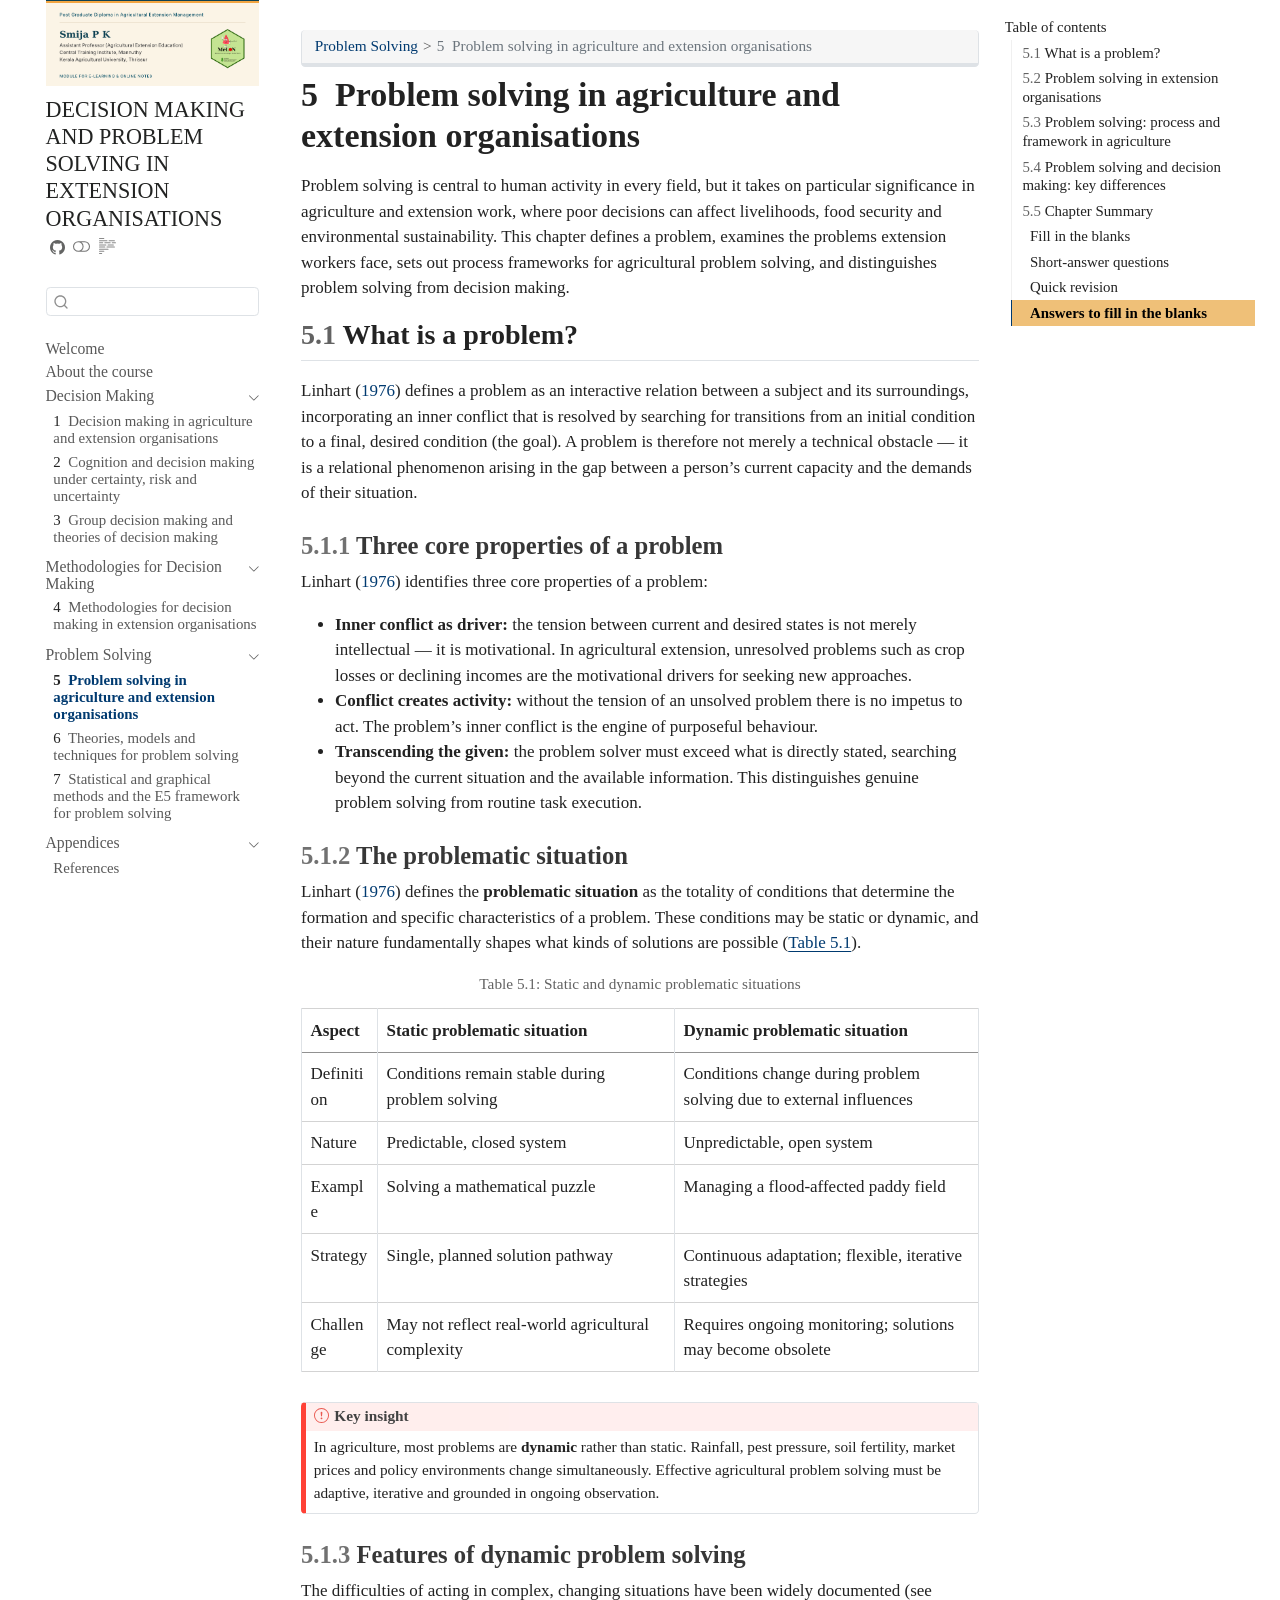
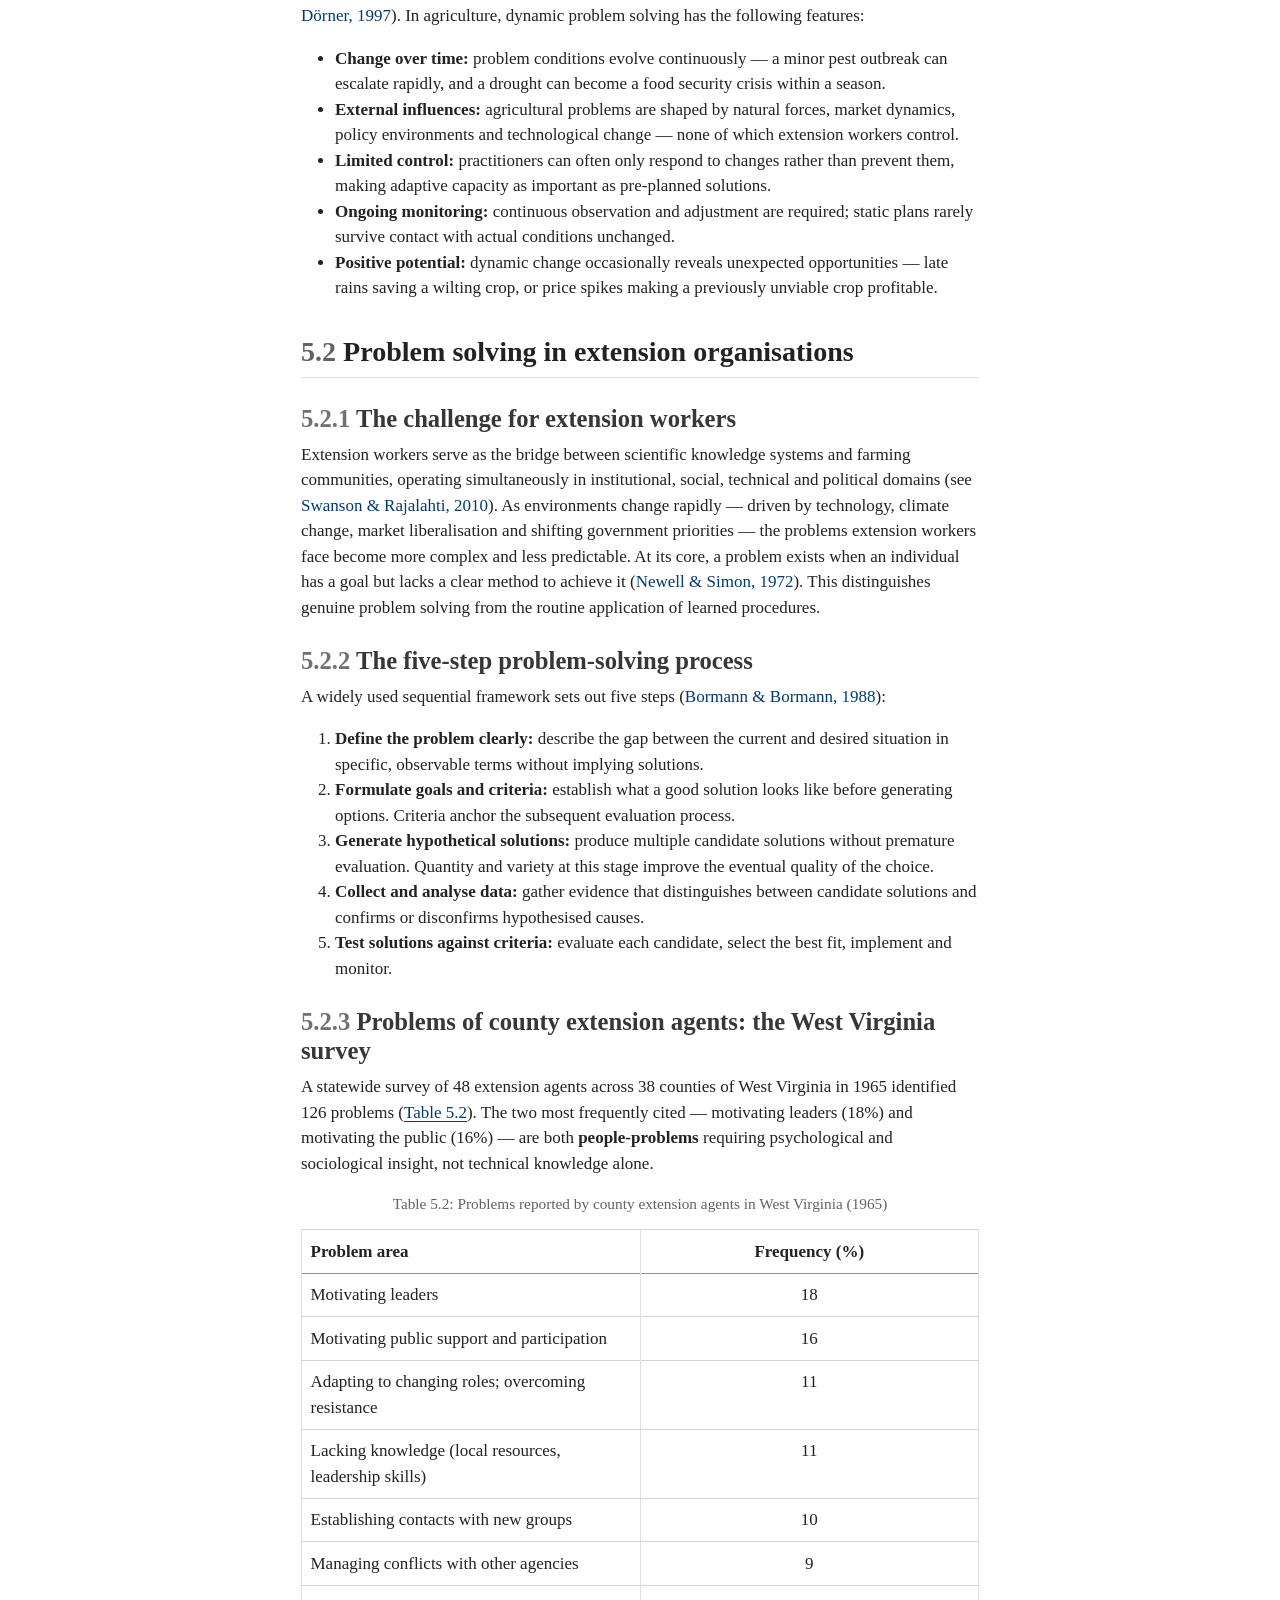
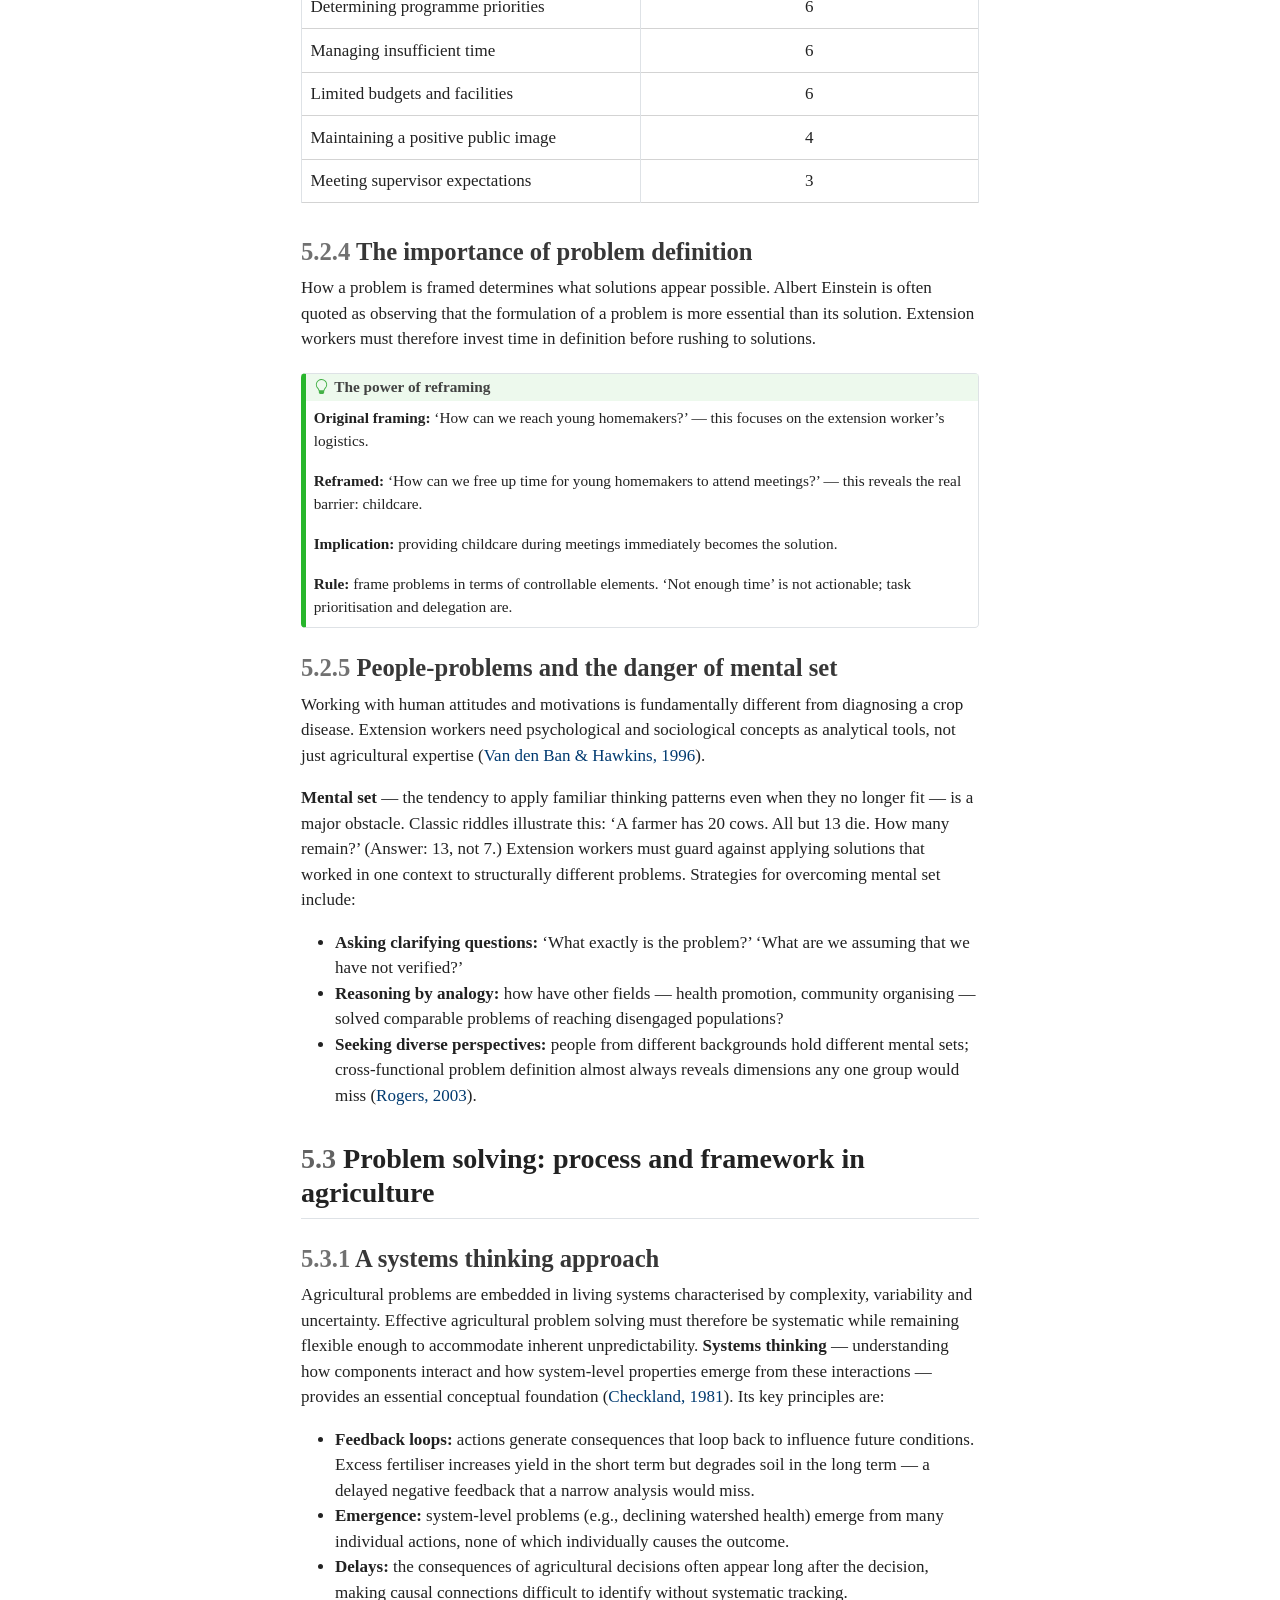
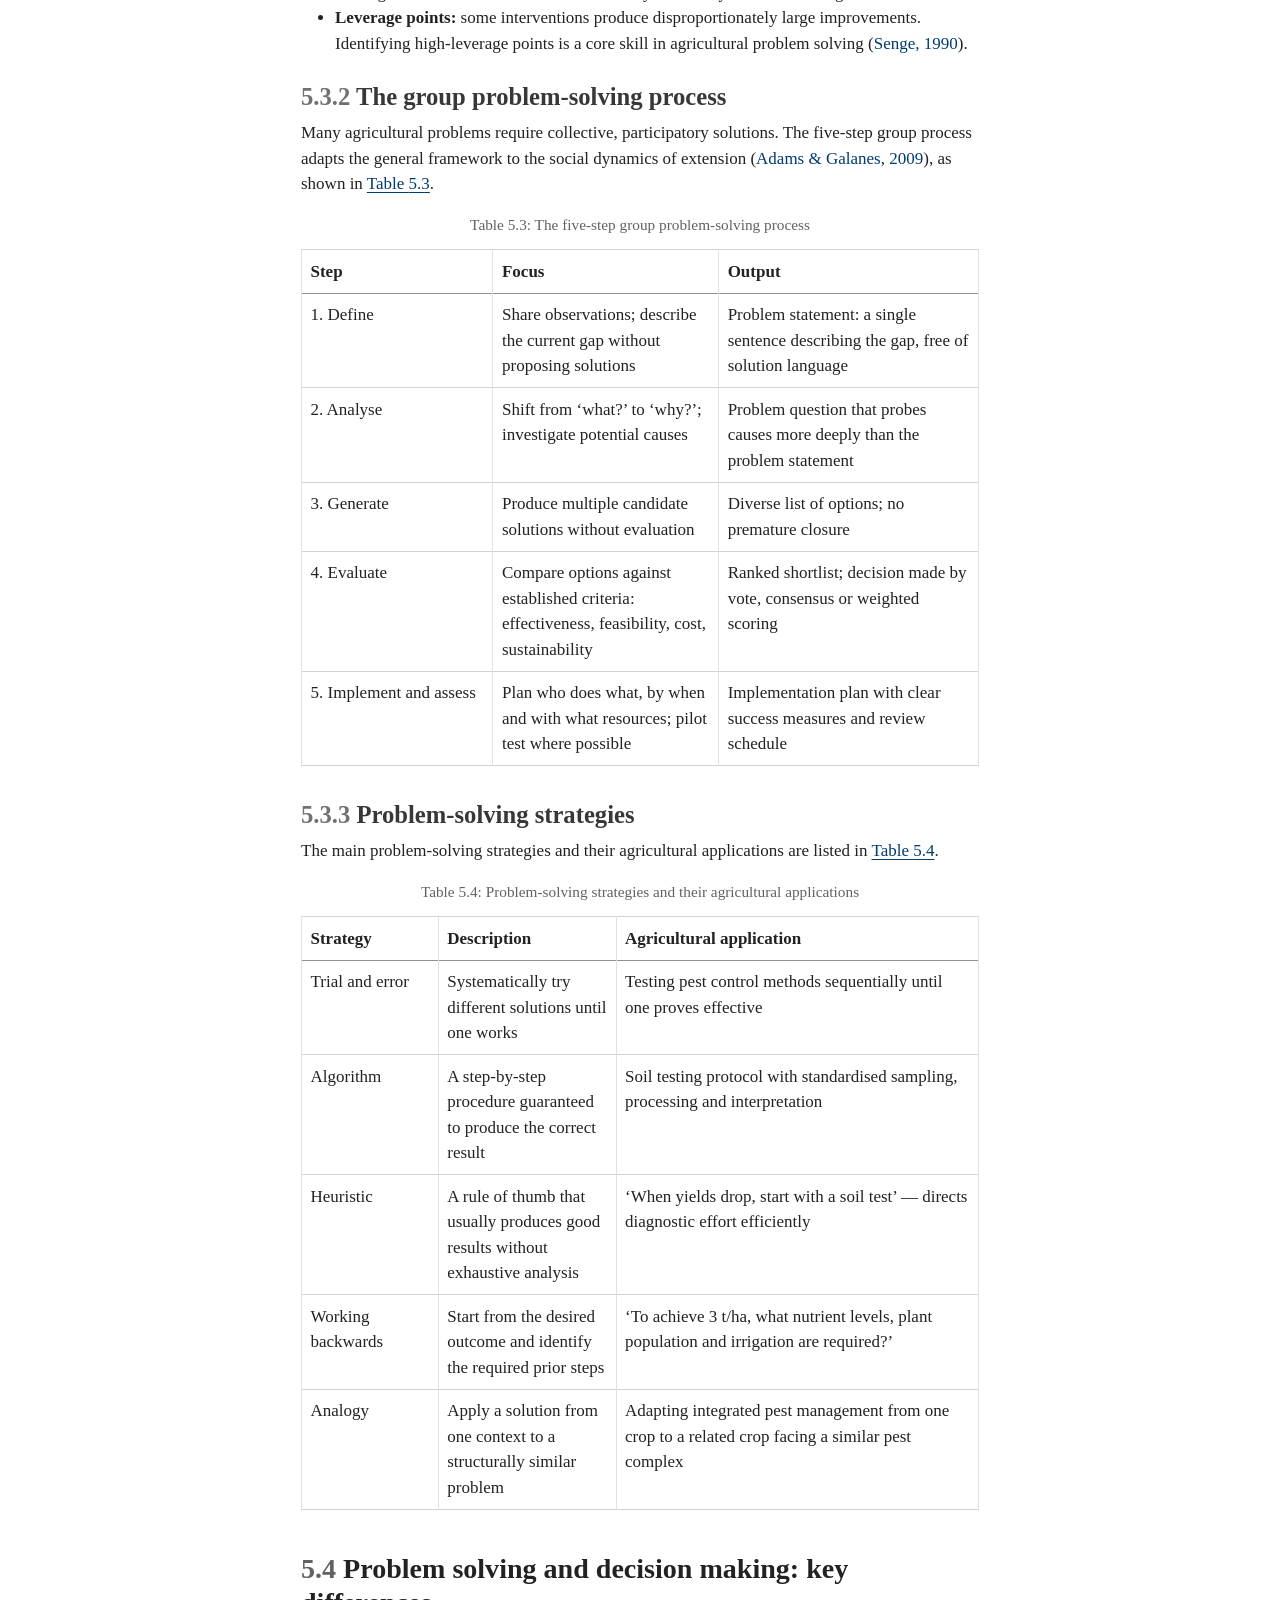
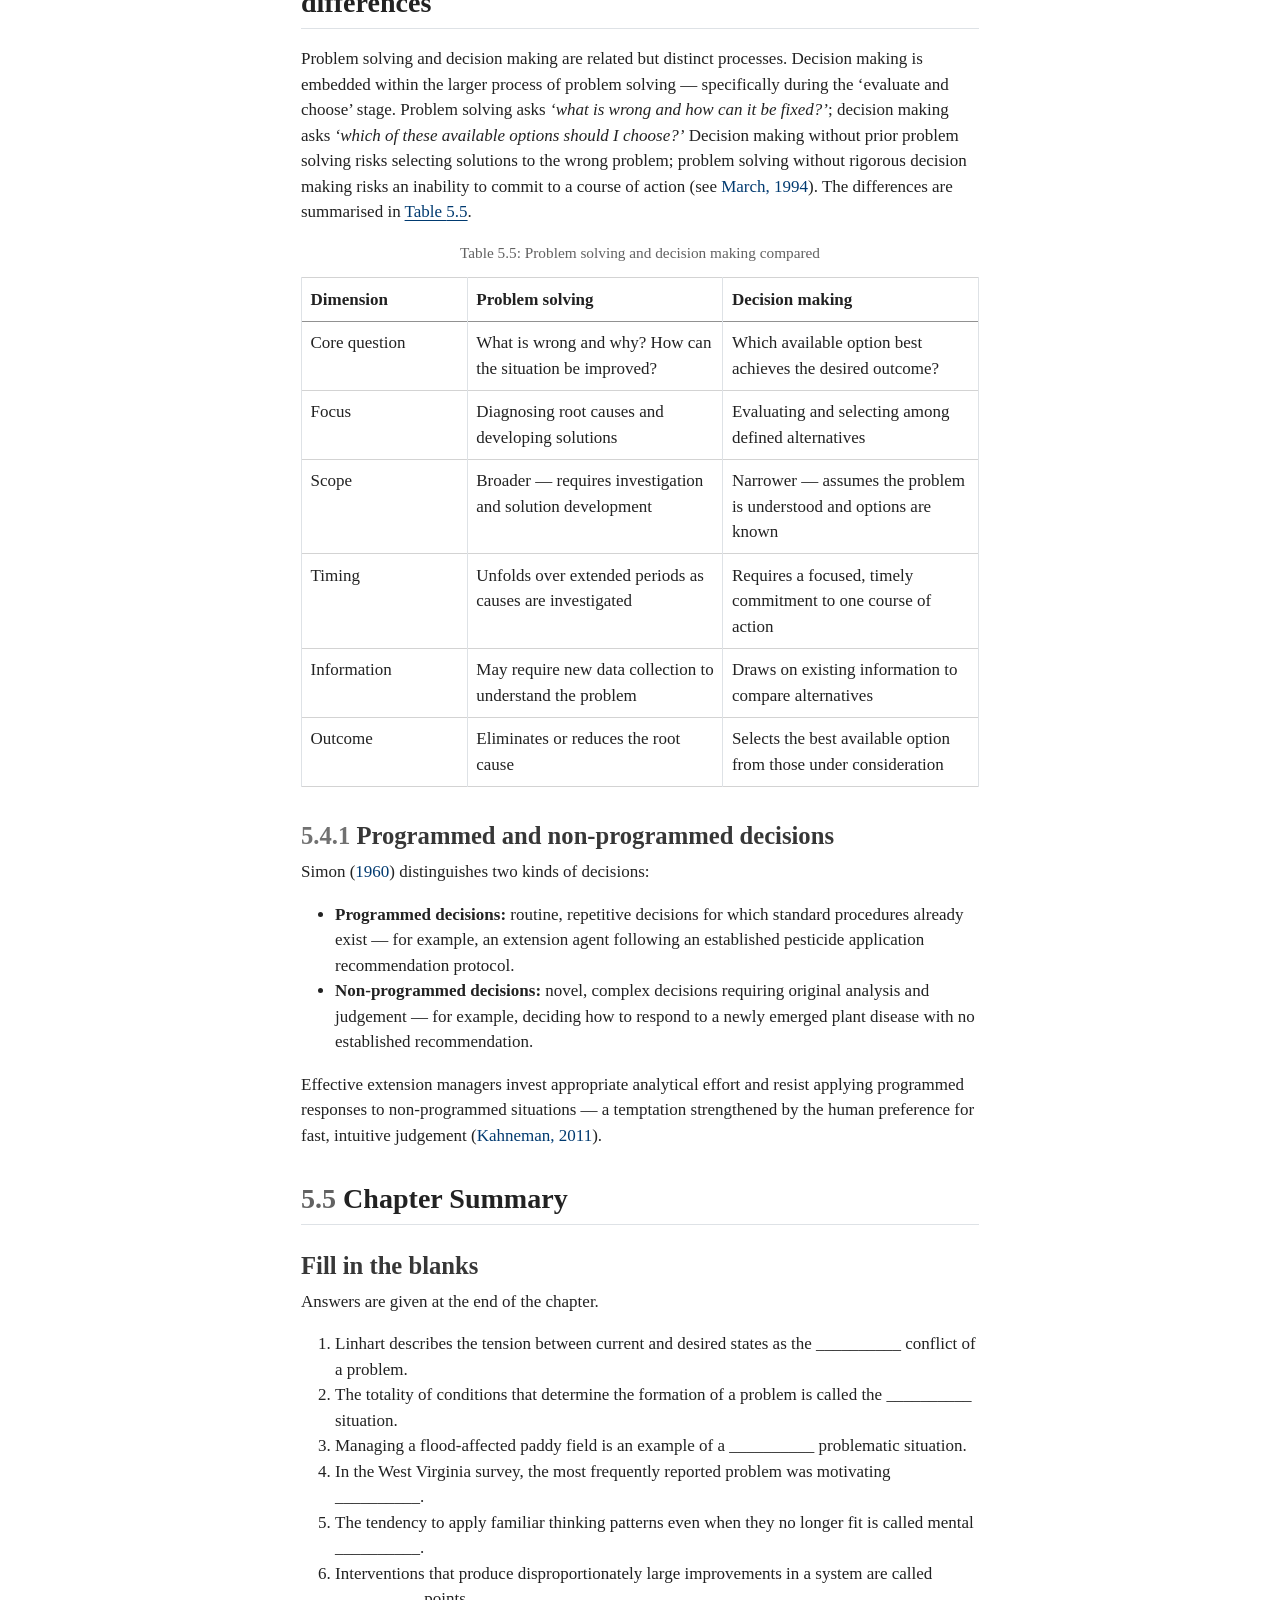
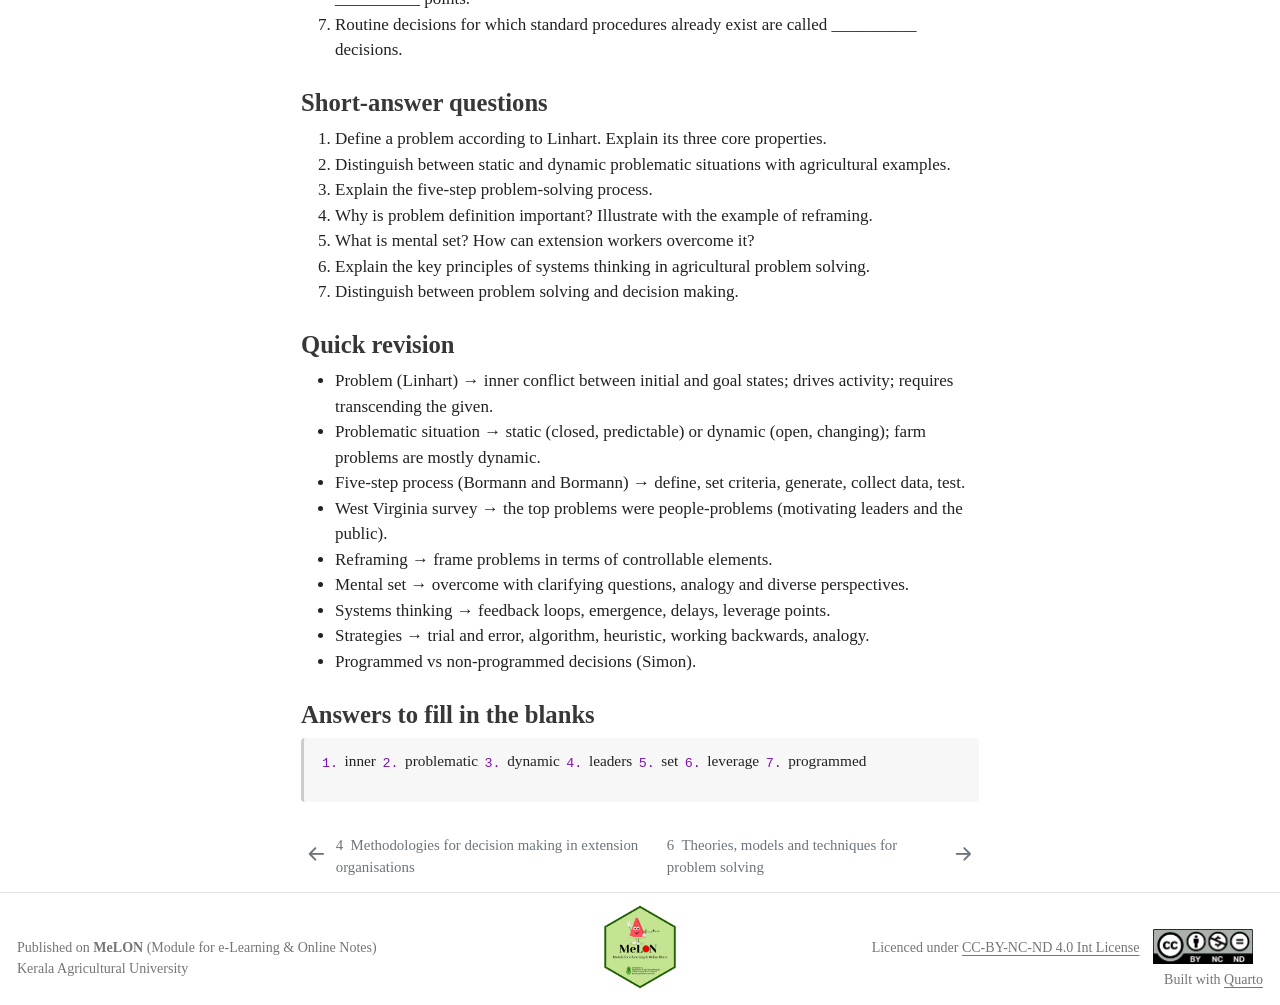
<file: docs/problemSolving.html>
<!DOCTYPE html>
<html xmlns="http://www.w3.org/1999/xhtml" lang="en" xml:lang="en"><head>

<meta charset="utf-8">
<meta name="generator" content="quarto-1.6.42">

<meta name="viewport" content="width=device-width, initial-scale=1.0, user-scalable=yes">


<title>5&nbsp; Problem solving in agriculture and extension organisations – DECISION MAKING AND PROBLEM SOLVING IN EXTENSION ORGANISATIONS</title>
<style>
code{white-space: pre-wrap;}
span.smallcaps{font-variant: small-caps;}
div.columns{display: flex; gap: min(4vw, 1.5em);}
div.column{flex: auto; overflow-x: auto;}
div.hanging-indent{margin-left: 1.5em; text-indent: -1.5em;}
ul.task-list{list-style: none;}
ul.task-list li input[type="checkbox"] {
  width: 0.8em;
  margin: 0 0.8em 0.2em -1em; /* quarto-specific, see https://github.com/quarto-dev/quarto-cli/issues/4556 */ 
  vertical-align: middle;
}
/* CSS for citations */
div.csl-bib-body { }
div.csl-entry {
  clear: both;
  margin-bottom: 0em;
}
.hanging-indent div.csl-entry {
  margin-left:2em;
  text-indent:-2em;
}
div.csl-left-margin {
  min-width:2em;
  float:left;
}
div.csl-right-inline {
  margin-left:2em;
  padding-left:1em;
}
div.csl-indent {
  margin-left: 2em;
}</style>


<script src="site_libs/quarto-nav/quarto-nav.js"></script>
<script src="site_libs/quarto-nav/headroom.min.js"></script>
<script src="site_libs/clipboard/clipboard.min.js"></script>
<script src="site_libs/quarto-search/autocomplete.umd.js"></script>
<script src="site_libs/quarto-search/fuse.min.js"></script>
<script src="site_libs/quarto-search/quarto-search.js"></script>
<meta name="quarto:offset" content="./">
<link href="./psModels.html" rel="next">
<link href="./dmMethods.html" rel="prev">
<link href="./images/cover.png" rel="icon" type="image/png">
<script src="site_libs/quarto-html/quarto.js"></script>
<script src="site_libs/quarto-html/popper.min.js"></script>
<script src="site_libs/quarto-html/tippy.umd.min.js"></script>
<script src="site_libs/quarto-html/anchor.min.js"></script>
<link href="site_libs/quarto-html/tippy.css" rel="stylesheet">
<link href="site_libs/quarto-html/quarto-syntax-highlighting-2f5df379a58b258e96c21c0638c20c03.css" rel="stylesheet" class="quarto-color-scheme" id="quarto-text-highlighting-styles">
<link href="site_libs/quarto-html/quarto-syntax-highlighting-dark-b53751a350365c71b6c909e95f209ed1.css" rel="prefetch" class="quarto-color-scheme quarto-color-alternate" id="quarto-text-highlighting-styles">
<script src="site_libs/bootstrap/bootstrap.min.js"></script>
<link href="site_libs/bootstrap/bootstrap-icons.css" rel="stylesheet">
<link href="site_libs/bootstrap/bootstrap-e6df8a1b696ee27fb6a199db3da8af22.min.css" rel="stylesheet" append-hash="true" class="quarto-color-scheme" id="quarto-bootstrap" data-mode="light">
<link href="site_libs/bootstrap/bootstrap-dark-d80d2bd28ac41ce5b2bccad92fb0b5a6.min.css" rel="prefetch" append-hash="true" class="quarto-color-scheme quarto-color-alternate" id="quarto-bootstrap" data-mode="dark">
<script id="quarto-search-options" type="application/json">{
  "location": "sidebar",
  "copy-button": false,
  "collapse-after": 3,
  "panel-placement": "start",
  "type": "textbox",
  "limit": 50,
  "keyboard-shortcut": [
    "f",
    "/",
    "s"
  ],
  "show-item-context": false,
  "language": {
    "search-no-results-text": "No results",
    "search-matching-documents-text": "matching documents",
    "search-copy-link-title": "Copy link to search",
    "search-hide-matches-text": "Hide additional matches",
    "search-more-match-text": "more match in this document",
    "search-more-matches-text": "more matches in this document",
    "search-clear-button-title": "Clear",
    "search-text-placeholder": "",
    "search-detached-cancel-button-title": "Cancel",
    "search-submit-button-title": "Submit",
    "search-label": "Search"
  }
}</script>
<style>
/* Natural column widths for short data tables; retain local mobile scrolling. */
main table.compact-data-table {
  width: auto;
  min-width: 0;
  max-width: 100%;
  margin-inline: auto;
  table-layout: auto;
}
main table.compact-data-table th,
main table.compact-data-table td {
  padding: 0.4em 1em;
  vertical-align: middle;
  overflow-wrap: normal;
  word-break: normal;
}
</style>
<script>
// kable HTML cells retain $...$ delimiters; Pandoc's normal prose uses \(...\).
// Support both without changing the table data, markup, or print rendering.
window.MathJax = {
  tex: {
    inlineMath: { "[+]": [["$", "$"]] },
    processEscapes: true
  }
};
</script>


<meta property="og:title" content="5&nbsp; Problem solving in agriculture and extension organisations – DECISION MAKING AND PROBLEM SOLVING IN EXTENSION ORGANISATIONS">
<meta property="og:description" content="">
<meta property="og:image" content="https://kaumelon.github.io/pgdaem-spk1/images/cover.png">
<meta property="og:site_name" content="DECISION MAKING AND PROBLEM SOLVING IN EXTENSION ORGANISATIONS">
<meta property="og:image:alt" content="Decision Making and Problem Solving in Extension Organisations">
<meta property="og:image:height" content="2000">
<meta property="og:image:width" content="1254">
<meta name="twitter:title" content="5&nbsp; Problem solving in agriculture and extension organisations – DECISION MAKING AND PROBLEM SOLVING IN EXTENSION ORGANISATIONS">
<meta name="twitter:description" content="">
<meta name="twitter:image" content="https://kaumelon.github.io/pgdaem-spk1/images/cover.png">
<meta name="twitter:image:alt" content="Decision Making and Problem Solving in Extension Organisations">
<meta name="twitter:card" content="summary_large_image">
<meta name="twitter:image-height" content="2000">
<meta name="twitter:image-width" content="1254">
</head>

<body class="nav-sidebar floating">

<div id="quarto-search-results"></div>
  <header id="quarto-header" class="headroom fixed-top">
  <nav class="quarto-secondary-nav">
    <div class="container-fluid d-flex">
      <button type="button" class="quarto-btn-toggle btn" data-bs-toggle="collapse" role="button" data-bs-target=".quarto-sidebar-collapse-item" aria-controls="quarto-sidebar" aria-expanded="false" aria-label="Toggle sidebar navigation" onclick="if (window.quartoToggleHeadroom) { window.quartoToggleHeadroom(); }">
        <i class="bi bi-layout-text-sidebar-reverse"></i>
      </button>
        <nav class="quarto-page-breadcrumbs" aria-label="breadcrumb"><ol class="breadcrumb"><li class="breadcrumb-item"><a href="./problemSolving.html">Problem Solving</a></li><li class="breadcrumb-item"><a href="./problemSolving.html"><span class="chapter-number">5</span>&nbsp; <span class="chapter-title">Problem solving in agriculture and extension organisations</span></a></li></ol></nav>
        <a class="flex-grow-1" role="navigation" data-bs-toggle="collapse" data-bs-target=".quarto-sidebar-collapse-item" aria-controls="quarto-sidebar" aria-expanded="false" aria-label="Toggle sidebar navigation" onclick="if (window.quartoToggleHeadroom) { window.quartoToggleHeadroom(); }">      
        </a>
      <button type="button" class="btn quarto-search-button" aria-label="Search" onclick="window.quartoOpenSearch();">
        <i class="bi bi-search"></i>
      </button>
    </div>
  </nav>
</header>
<!-- content -->
<div id="quarto-content" class="quarto-container page-columns page-rows-contents page-layout-article">
<!-- sidebar -->
  <nav id="quarto-sidebar" class="sidebar collapse collapse-horizontal quarto-sidebar-collapse-item sidebar-navigation floating overflow-auto">
    <div class="pt-lg-2 mt-2 text-left sidebar-header sidebar-header-stacked">
      <a href="./index.html" class="sidebar-logo-link">
      <img src="./images/cover.png" alt="" class="sidebar-logo py-0 d-lg-inline d-none">
      </a>
    <div class="sidebar-title mb-0 py-0">
      <a href="./">DECISION MAKING AND PROBLEM SOLVING IN EXTENSION ORGANISATIONS</a> 
        <div class="sidebar-tools-main tools-wide">
    <a href="https://github.com/KAUMELON/pgdaem-spk1" title="Source Code" class="quarto-navigation-tool px-1" aria-label="Source Code"><i class="bi bi-github"></i></a>
  <a href="" class="quarto-color-scheme-toggle quarto-navigation-tool  px-1" onclick="window.quartoToggleColorScheme(); return false;" title="Toggle dark mode"><i class="bi"></i></a>
  <a href="" class="quarto-reader-toggle quarto-navigation-tool px-1" onclick="window.quartoToggleReader(); return false;" title="Toggle reader mode">
  <div class="quarto-reader-toggle-btn">
  <i class="bi"></i>
  </div>
</a>
</div>
    </div>
      </div>
        <div class="mt-2 flex-shrink-0 align-items-center">
        <div class="sidebar-search">
        <div id="quarto-search" class="" title="Search"></div>
        </div>
        </div>
    <div class="sidebar-menu-container"> 
    <ul class="list-unstyled mt-1">
        <li class="sidebar-item">
  <div class="sidebar-item-container"> 
  <a href="./index.html" class="sidebar-item-text sidebar-link">
 <span class="menu-text">Welcome</span></a>
  </div>
</li>
        <li class="sidebar-item">
  <div class="sidebar-item-container"> 
  <a href="./preface.html" class="sidebar-item-text sidebar-link">
 <span class="menu-text">About the course</span></a>
  </div>
</li>
        <li class="sidebar-item sidebar-item-section">
      <div class="sidebar-item-container"> 
            <a class="sidebar-item-text sidebar-link text-start" data-bs-toggle="collapse" data-bs-target="#quarto-sidebar-section-1" role="navigation" aria-expanded="true">
 <span class="menu-text">Decision Making</span></a>
          <a class="sidebar-item-toggle text-start" data-bs-toggle="collapse" data-bs-target="#quarto-sidebar-section-1" role="navigation" aria-expanded="true" aria-label="Toggle section">
            <i class="bi bi-chevron-right ms-2"></i>
          </a> 
      </div>
      <ul id="quarto-sidebar-section-1" class="collapse list-unstyled sidebar-section depth1 show">  
          <li class="sidebar-item">
  <div class="sidebar-item-container"> 
  <a href="./decisionMaking.html" class="sidebar-item-text sidebar-link">
 <span class="menu-text"><span class="chapter-number">1</span>&nbsp; <span class="chapter-title">Decision making in agriculture and extension organisations</span></span></a>
  </div>
</li>
          <li class="sidebar-item">
  <div class="sidebar-item-container"> 
  <a href="./cognitionRisk.html" class="sidebar-item-text sidebar-link">
 <span class="menu-text"><span class="chapter-number">2</span>&nbsp; <span class="chapter-title">Cognition and decision making under certainty, risk and uncertainty</span></span></a>
  </div>
</li>
          <li class="sidebar-item">
  <div class="sidebar-item-container"> 
  <a href="./groupTheories.html" class="sidebar-item-text sidebar-link">
 <span class="menu-text"><span class="chapter-number">3</span>&nbsp; <span class="chapter-title">Group decision making and theories of decision making</span></span></a>
  </div>
</li>
      </ul>
  </li>
        <li class="sidebar-item sidebar-item-section">
      <div class="sidebar-item-container"> 
            <a class="sidebar-item-text sidebar-link text-start" data-bs-toggle="collapse" data-bs-target="#quarto-sidebar-section-2" role="navigation" aria-expanded="true">
 <span class="menu-text">Methodologies for Decision Making</span></a>
          <a class="sidebar-item-toggle text-start" data-bs-toggle="collapse" data-bs-target="#quarto-sidebar-section-2" role="navigation" aria-expanded="true" aria-label="Toggle section">
            <i class="bi bi-chevron-right ms-2"></i>
          </a> 
      </div>
      <ul id="quarto-sidebar-section-2" class="collapse list-unstyled sidebar-section depth1 show">  
          <li class="sidebar-item">
  <div class="sidebar-item-container"> 
  <a href="./dmMethods.html" class="sidebar-item-text sidebar-link">
 <span class="menu-text"><span class="chapter-number">4</span>&nbsp; <span class="chapter-title">Methodologies for decision making in extension organisations</span></span></a>
  </div>
</li>
      </ul>
  </li>
        <li class="sidebar-item sidebar-item-section">
      <div class="sidebar-item-container"> 
            <a class="sidebar-item-text sidebar-link text-start" data-bs-toggle="collapse" data-bs-target="#quarto-sidebar-section-3" role="navigation" aria-expanded="true">
 <span class="menu-text">Problem Solving</span></a>
          <a class="sidebar-item-toggle text-start" data-bs-toggle="collapse" data-bs-target="#quarto-sidebar-section-3" role="navigation" aria-expanded="true" aria-label="Toggle section">
            <i class="bi bi-chevron-right ms-2"></i>
          </a> 
      </div>
      <ul id="quarto-sidebar-section-3" class="collapse list-unstyled sidebar-section depth1 show">  
          <li class="sidebar-item">
  <div class="sidebar-item-container"> 
  <a href="./problemSolving.html" class="sidebar-item-text sidebar-link active">
 <span class="menu-text"><span class="chapter-number">5</span>&nbsp; <span class="chapter-title">Problem solving in agriculture and extension organisations</span></span></a>
  </div>
</li>
          <li class="sidebar-item">
  <div class="sidebar-item-container"> 
  <a href="./psModels.html" class="sidebar-item-text sidebar-link">
 <span class="menu-text"><span class="chapter-number">6</span>&nbsp; <span class="chapter-title">Theories, models and techniques for problem solving</span></span></a>
  </div>
</li>
          <li class="sidebar-item">
  <div class="sidebar-item-container"> 
  <a href="./statTools.html" class="sidebar-item-text sidebar-link">
 <span class="menu-text"><span class="chapter-number">7</span>&nbsp; <span class="chapter-title">Statistical and graphical methods and the E5 framework for problem solving</span></span></a>
  </div>
</li>
      </ul>
  </li>
        <li class="sidebar-item sidebar-item-section">
      <div class="sidebar-item-container"> 
            <a class="sidebar-item-text sidebar-link text-start" data-bs-toggle="collapse" data-bs-target="#quarto-sidebar-section-4" role="navigation" aria-expanded="true">
 <span class="menu-text">Appendices</span></a>
          <a class="sidebar-item-toggle text-start" data-bs-toggle="collapse" data-bs-target="#quarto-sidebar-section-4" role="navigation" aria-expanded="true" aria-label="Toggle section">
            <i class="bi bi-chevron-right ms-2"></i>
          </a> 
      </div>
      <ul id="quarto-sidebar-section-4" class="collapse list-unstyled sidebar-section depth1 show">  
          <li class="sidebar-item">
  <div class="sidebar-item-container"> 
  <a href="./references.html" class="sidebar-item-text sidebar-link">
 <span class="menu-text">References</span></a>
  </div>
</li>
      </ul>
  </li>
    </ul>
    </div>
</nav>
<div id="quarto-sidebar-glass" class="quarto-sidebar-collapse-item" data-bs-toggle="collapse" data-bs-target=".quarto-sidebar-collapse-item"></div>
<!-- margin-sidebar -->
    <div id="quarto-margin-sidebar" class="sidebar margin-sidebar">
        <nav id="TOC" role="doc-toc" class="toc-active">
    <h2 id="toc-title">Table of contents</h2>
   
  <ul>
  <li><a href="#sec-problem" id="toc-sec-problem" class="nav-link active" data-scroll-target="#sec-problem"><span class="header-section-number">5.1</span> What is a problem?</a>
  <ul class="collapse">
  <li><a href="#three-core-properties-of-a-problem" id="toc-three-core-properties-of-a-problem" class="nav-link" data-scroll-target="#three-core-properties-of-a-problem"><span class="header-section-number">5.1.1</span> Three core properties of a problem</a></li>
  <li><a href="#sec-problematic-situation" id="toc-sec-problematic-situation" class="nav-link" data-scroll-target="#sec-problematic-situation"><span class="header-section-number">5.1.2</span> The problematic situation</a></li>
  <li><a href="#features-of-dynamic-problem-solving" id="toc-features-of-dynamic-problem-solving" class="nav-link" data-scroll-target="#features-of-dynamic-problem-solving"><span class="header-section-number">5.1.3</span> Features of dynamic problem solving</a></li>
  </ul></li>
  <li><a href="#sec-ps-ext" id="toc-sec-ps-ext" class="nav-link" data-scroll-target="#sec-ps-ext"><span class="header-section-number">5.2</span> Problem solving in extension organisations</a>
  <ul class="collapse">
  <li><a href="#the-challenge-for-extension-workers" id="toc-the-challenge-for-extension-workers" class="nav-link" data-scroll-target="#the-challenge-for-extension-workers"><span class="header-section-number">5.2.1</span> The challenge for extension workers</a></li>
  <li><a href="#sec-five-step" id="toc-sec-five-step" class="nav-link" data-scroll-target="#sec-five-step"><span class="header-section-number">5.2.2</span> The five-step problem-solving process</a></li>
  <li><a href="#problems-of-county-extension-agents-the-west-virginia-survey" id="toc-problems-of-county-extension-agents-the-west-virginia-survey" class="nav-link" data-scroll-target="#problems-of-county-extension-agents-the-west-virginia-survey"><span class="header-section-number">5.2.3</span> Problems of county extension agents: the West Virginia survey</a></li>
  <li><a href="#sec-problem-definition" id="toc-sec-problem-definition" class="nav-link" data-scroll-target="#sec-problem-definition"><span class="header-section-number">5.2.4</span> The importance of problem definition</a></li>
  <li><a href="#sec-mental-set" id="toc-sec-mental-set" class="nav-link" data-scroll-target="#sec-mental-set"><span class="header-section-number">5.2.5</span> People-problems and the danger of mental set</a></li>
  </ul></li>
  <li><a href="#sec-ps-agri" id="toc-sec-ps-agri" class="nav-link" data-scroll-target="#sec-ps-agri"><span class="header-section-number">5.3</span> Problem solving: process and framework in agriculture</a>
  <ul class="collapse">
  <li><a href="#sec-systems-thinking" id="toc-sec-systems-thinking" class="nav-link" data-scroll-target="#sec-systems-thinking"><span class="header-section-number">5.3.1</span> A systems thinking approach</a></li>
  <li><a href="#sec-group-ps" id="toc-sec-group-ps" class="nav-link" data-scroll-target="#sec-group-ps"><span class="header-section-number">5.3.2</span> The group problem-solving process</a></li>
  <li><a href="#sec-ps-strategies" id="toc-sec-ps-strategies" class="nav-link" data-scroll-target="#sec-ps-strategies"><span class="header-section-number">5.3.3</span> Problem-solving strategies</a></li>
  </ul></li>
  <li><a href="#sec-ps-vs-dm" id="toc-sec-ps-vs-dm" class="nav-link" data-scroll-target="#sec-ps-vs-dm"><span class="header-section-number">5.4</span> Problem solving and decision making: key differences</a>
  <ul class="collapse">
  <li><a href="#sec-programmed" id="toc-sec-programmed" class="nav-link" data-scroll-target="#sec-programmed"><span class="header-section-number">5.4.1</span> Programmed and non-programmed decisions</a></li>
  </ul></li>
  <li><a href="#chapter-summary" id="toc-chapter-summary" class="nav-link" data-scroll-target="#chapter-summary"><span class="header-section-number">5.5</span> Chapter Summary</a>
  <ul class="collapse">
  <li><a href="#fill-in-the-blanks" id="toc-fill-in-the-blanks" class="nav-link" data-scroll-target="#fill-in-the-blanks">Fill in the blanks</a></li>
  <li><a href="#short-answer-questions" id="toc-short-answer-questions" class="nav-link" data-scroll-target="#short-answer-questions">Short-answer questions</a></li>
  <li><a href="#quick-revision" id="toc-quick-revision" class="nav-link" data-scroll-target="#quick-revision">Quick revision</a></li>
  <li><a href="#answers-to-fill-in-the-blanks" id="toc-answers-to-fill-in-the-blanks" class="nav-link" data-scroll-target="#answers-to-fill-in-the-blanks">Answers to fill in the blanks</a></li>
  </ul></li>
  </ul>
</nav>
    </div>
<!-- main -->
<main class="content" id="quarto-document-content">

<header id="title-block-header" class="quarto-title-block default"><nav class="quarto-page-breadcrumbs quarto-title-breadcrumbs d-none d-lg-block" aria-label="breadcrumb"><ol class="breadcrumb"><li class="breadcrumb-item"><a href="./problemSolving.html">Problem Solving</a></li><li class="breadcrumb-item"><a href="./problemSolving.html"><span class="chapter-number">5</span>&nbsp; <span class="chapter-title">Problem solving in agriculture and extension organisations</span></a></li></ol></nav>
<div class="quarto-title">
<h1 class="title"><span id="sec-ps" class="quarto-section-identifier"><span class="chapter-number">5</span>&nbsp; <span class="chapter-title">Problem solving in agriculture and extension organisations</span></span></h1>
</div>



<div class="quarto-title-meta">

    
  
    
  </div>
  


</header>


<p>Problem solving is central to human activity in every field, but it takes on particular significance in agriculture and extension work, where poor decisions can affect livelihoods, food security and environmental sustainability. This chapter defines a problem, examines the problems extension workers face, sets out process frameworks for agricultural problem solving, and distinguishes problem solving from decision making.</p>
<section id="sec-problem" class="level2" data-number="5.1">
<h2 data-number="5.1" class="anchored" data-anchor-id="sec-problem"><span class="header-section-number">5.1</span> What is a problem?</h2>
<p><span class="citation" data-cites="linhart1976">Linhart (<a href="references.html#ref-linhart1976" role="doc-biblioref">1976</a>)</span> defines a problem as an interactive relation between a subject and its surroundings, incorporating an inner conflict that is resolved by searching for transitions from an initial condition to a final, desired condition (the goal). A problem is therefore not merely a technical obstacle — it is a relational phenomenon arising in the gap between a person’s current capacity and the demands of their situation.</p>
<section id="three-core-properties-of-a-problem" class="level3" data-number="5.1.1">
<h3 data-number="5.1.1" class="anchored" data-anchor-id="three-core-properties-of-a-problem"><span class="header-section-number">5.1.1</span> Three core properties of a problem</h3>
<p><span class="citation" data-cites="linhart1976">Linhart (<a href="references.html#ref-linhart1976" role="doc-biblioref">1976</a>)</span> identifies three core properties of a problem:</p>
<ul>
<li><strong>Inner conflict as driver:</strong> the tension between current and desired states is not merely intellectual — it is motivational. In agricultural extension, unresolved problems such as crop losses or declining incomes are the motivational drivers for seeking new approaches.</li>
<li><strong>Conflict creates activity:</strong> without the tension of an unsolved problem there is no impetus to act. The problem’s inner conflict is the engine of purposeful behaviour.</li>
<li><strong>Transcending the given:</strong> the problem solver must exceed what is directly stated, searching beyond the current situation and the available information. This distinguishes genuine problem solving from routine task execution.</li>
</ul>
</section>
<section id="sec-problematic-situation" class="level3" data-number="5.1.2">
<h3 data-number="5.1.2" class="anchored" data-anchor-id="sec-problematic-situation"><span class="header-section-number">5.1.2</span> The problematic situation</h3>
<p><span class="citation" data-cites="linhart1976">Linhart (<a href="references.html#ref-linhart1976" role="doc-biblioref">1976</a>)</span> defines the <strong>problematic situation</strong> as the totality of conditions that determine the formation and specific characteristics of a problem. These conditions may be static or dynamic, and their nature fundamentally shapes what kinds of solutions are possible (<a href="#tbl-static-dynamic" class="quarto-xref">Table&nbsp;<span>5.1</span></a>).</p>
<div id="tbl-static-dynamic" class="bordered quarto-float quarto-figure quarto-figure-center anchored">
<figure class="quarto-float quarto-float-tbl figure">
<figcaption class="quarto-float-caption-top quarto-float-caption quarto-float-tbl" id="tbl-static-dynamic-caption-0ceaefa1-69ba-4598-a22c-09a6ac19f8ca">
Table&nbsp;5.1: Static and dynamic problematic situations
</figcaption>
<div aria-describedby="tbl-static-dynamic-caption-0ceaefa1-69ba-4598-a22c-09a6ac19f8ca">
<table class="table-bordered caption-top table">
<colgroup>
<col style="width: 11%">
<col style="width: 43%">
<col style="width: 44%">
</colgroup>
<thead>
<tr class="header">
<th style="text-align: left;">Aspect</th>
<th style="text-align: left;">Static problematic situation</th>
<th style="text-align: left;">Dynamic problematic situation</th>
</tr>
</thead>
<tbody>
<tr class="odd">
<td style="text-align: left;">Definition</td>
<td style="text-align: left;">Conditions remain stable during problem solving</td>
<td style="text-align: left;">Conditions change during problem solving due to external influences</td>
</tr>
<tr class="even">
<td style="text-align: left;">Nature</td>
<td style="text-align: left;">Predictable, closed system</td>
<td style="text-align: left;">Unpredictable, open system</td>
</tr>
<tr class="odd">
<td style="text-align: left;">Example</td>
<td style="text-align: left;">Solving a mathematical puzzle</td>
<td style="text-align: left;">Managing a flood-affected paddy field</td>
</tr>
<tr class="even">
<td style="text-align: left;">Strategy</td>
<td style="text-align: left;">Single, planned solution pathway</td>
<td style="text-align: left;">Continuous adaptation; flexible, iterative strategies</td>
</tr>
<tr class="odd">
<td style="text-align: left;">Challenge</td>
<td style="text-align: left;">May not reflect real-world agricultural complexity</td>
<td style="text-align: left;">Requires ongoing monitoring; solutions may become obsolete</td>
</tr>
</tbody>
</table>
</div>
</figure>
</div>
<div class="callout callout-style-default callout-important callout-titled" title="Key insight">
<div class="callout-header d-flex align-content-center">
<div class="callout-icon-container">
<i class="callout-icon"></i>
</div>
<div class="callout-title-container flex-fill">
Key insight
</div>
</div>
<div class="callout-body-container callout-body">
<p>In agriculture, most problems are <strong>dynamic</strong> rather than static. Rainfall, pest pressure, soil fertility, market prices and policy environments change simultaneously. Effective agricultural problem solving must be adaptive, iterative and grounded in ongoing observation.</p>
</div>
</div>
</section>
<section id="features-of-dynamic-problem-solving" class="level3" data-number="5.1.3">
<h3 data-number="5.1.3" class="anchored" data-anchor-id="features-of-dynamic-problem-solving"><span class="header-section-number">5.1.3</span> Features of dynamic problem solving</h3>
<p>The difficulties of acting in complex, changing situations have been widely documented <span class="citation" data-cites="dorner1997">(see <a href="references.html#ref-dorner1997" role="doc-biblioref">Dörner, 1997</a>)</span>. In agriculture, dynamic problem solving has the following features:</p>
<ul>
<li><strong>Change over time:</strong> problem conditions evolve continuously — a minor pest outbreak can escalate rapidly, and a drought can become a food security crisis within a season.</li>
<li><strong>External influences:</strong> agricultural problems are shaped by natural forces, market dynamics, policy environments and technological change — none of which extension workers control.</li>
<li><strong>Limited control:</strong> practitioners can often only respond to changes rather than prevent them, making adaptive capacity as important as pre-planned solutions.</li>
<li><strong>Ongoing monitoring:</strong> continuous observation and adjustment are required; static plans rarely survive contact with actual conditions unchanged.</li>
<li><strong>Positive potential:</strong> dynamic change occasionally reveals unexpected opportunities — late rains saving a wilting crop, or price spikes making a previously unviable crop profitable.</li>
</ul>
</section>
</section>
<section id="sec-ps-ext" class="level2" data-number="5.2">
<h2 data-number="5.2" class="anchored" data-anchor-id="sec-ps-ext"><span class="header-section-number">5.2</span> Problem solving in extension organisations</h2>
<section id="the-challenge-for-extension-workers" class="level3" data-number="5.2.1">
<h3 data-number="5.2.1" class="anchored" data-anchor-id="the-challenge-for-extension-workers"><span class="header-section-number">5.2.1</span> The challenge for extension workers</h3>
<p>Extension workers serve as the bridge between scientific knowledge systems and farming communities, operating simultaneously in institutional, social, technical and political domains <span class="citation" data-cites="swanson2010">(see <a href="references.html#ref-swanson2010" role="doc-biblioref">Swanson &amp; Rajalahti, 2010</a>)</span>. As environments change rapidly — driven by technology, climate change, market liberalisation and shifting government priorities — the problems extension workers face become more complex and less predictable. At its core, a problem exists when an individual has a goal but lacks a clear method to achieve it <span class="citation" data-cites="newell1972">(<a href="references.html#ref-newell1972" role="doc-biblioref">Newell &amp; Simon, 1972</a>)</span>. This distinguishes genuine problem solving from the routine application of learned procedures.</p>
</section>
<section id="sec-five-step" class="level3" data-number="5.2.2">
<h3 data-number="5.2.2" class="anchored" data-anchor-id="sec-five-step"><span class="header-section-number">5.2.2</span> The five-step problem-solving process</h3>
<p>A widely used sequential framework sets out five steps <span class="citation" data-cites="bormann1988">(<a href="references.html#ref-bormann1988" role="doc-biblioref">Bormann &amp; Bormann, 1988</a>)</span>:</p>
<ol type="1">
<li><strong>Define the problem clearly:</strong> describe the gap between the current and desired situation in specific, observable terms without implying solutions.</li>
<li><strong>Formulate goals and criteria:</strong> establish what a good solution looks like before generating options. Criteria anchor the subsequent evaluation process.</li>
<li><strong>Generate hypothetical solutions:</strong> produce multiple candidate solutions without premature evaluation. Quantity and variety at this stage improve the eventual quality of the choice.</li>
<li><strong>Collect and analyse data:</strong> gather evidence that distinguishes between candidate solutions and confirms or disconfirms hypothesised causes.</li>
<li><strong>Test solutions against criteria:</strong> evaluate each candidate, select the best fit, implement and monitor.</li>
</ol>
</section>
<section id="problems-of-county-extension-agents-the-west-virginia-survey" class="level3" data-number="5.2.3">
<h3 data-number="5.2.3" class="anchored" data-anchor-id="problems-of-county-extension-agents-the-west-virginia-survey"><span class="header-section-number">5.2.3</span> Problems of county extension agents: the West Virginia survey</h3>
<p>A statewide survey of 48 extension agents across 38 counties of West Virginia in 1965 identified 126 problems (<a href="#tbl-west-virginia" class="quarto-xref">Table&nbsp;<span>5.2</span></a>). The two most frequently cited — motivating leaders (18%) and motivating the public (16%) — are both <strong>people-problems</strong> requiring psychological and sociological insight, not technical knowledge alone.</p>
<div id="tbl-west-virginia" class="bordered quarto-float quarto-figure quarto-figure-center anchored">
<figure class="quarto-float quarto-float-tbl figure">
<figcaption class="quarto-float-caption-top quarto-float-caption quarto-float-tbl" id="tbl-west-virginia-caption-0ceaefa1-69ba-4598-a22c-09a6ac19f8ca">
Table&nbsp;5.2: Problems reported by county extension agents in West Virginia (1965)
</figcaption>
<div aria-describedby="tbl-west-virginia-caption-0ceaefa1-69ba-4598-a22c-09a6ac19f8ca">
<table class="table-bordered caption-top table">
<thead>
<tr class="header">
<th style="text-align: left;">Problem area</th>
<th style="text-align: center;">Frequency (%)</th>
</tr>
</thead>
<tbody>
<tr class="odd">
<td style="text-align: left;">Motivating leaders</td>
<td style="text-align: center;">18</td>
</tr>
<tr class="even">
<td style="text-align: left;">Motivating public support and participation</td>
<td style="text-align: center;">16</td>
</tr>
<tr class="odd">
<td style="text-align: left;">Adapting to changing roles; overcoming resistance</td>
<td style="text-align: center;">11</td>
</tr>
<tr class="even">
<td style="text-align: left;">Lacking knowledge (local resources, leadership skills)</td>
<td style="text-align: center;">11</td>
</tr>
<tr class="odd">
<td style="text-align: left;">Establishing contacts with new groups</td>
<td style="text-align: center;">10</td>
</tr>
<tr class="even">
<td style="text-align: left;">Managing conflicts with other agencies</td>
<td style="text-align: center;">9</td>
</tr>
<tr class="odd">
<td style="text-align: left;">Determining programme priorities</td>
<td style="text-align: center;">6</td>
</tr>
<tr class="even">
<td style="text-align: left;">Managing insufficient time</td>
<td style="text-align: center;">6</td>
</tr>
<tr class="odd">
<td style="text-align: left;">Limited budgets and facilities</td>
<td style="text-align: center;">6</td>
</tr>
<tr class="even">
<td style="text-align: left;">Maintaining a positive public image</td>
<td style="text-align: center;">4</td>
</tr>
<tr class="odd">
<td style="text-align: left;">Meeting supervisor expectations</td>
<td style="text-align: center;">3</td>
</tr>
</tbody>
</table>
</div>
</figure>
</div>
</section>
<section id="sec-problem-definition" class="level3" data-number="5.2.4">
<h3 data-number="5.2.4" class="anchored" data-anchor-id="sec-problem-definition"><span class="header-section-number">5.2.4</span> The importance of problem definition</h3>
<p>How a problem is framed determines what solutions appear possible. Albert Einstein is often quoted as observing that the formulation of a problem is more essential than its solution. Extension workers must therefore invest time in definition before rushing to solutions.</p>
<div class="callout callout-style-default callout-tip callout-titled" title="The power of reframing">
<div class="callout-header d-flex align-content-center">
<div class="callout-icon-container">
<i class="callout-icon"></i>
</div>
<div class="callout-title-container flex-fill">
The power of reframing
</div>
</div>
<div class="callout-body-container callout-body">
<p><strong>Original framing:</strong> ‘How can we reach young homemakers?’ — this focuses on the extension worker’s logistics.</p>
<p><strong>Reframed:</strong> ‘How can we free up time for young homemakers to attend meetings?’ — this reveals the real barrier: childcare.</p>
<p><strong>Implication:</strong> providing childcare during meetings immediately becomes the solution.</p>
<p><strong>Rule:</strong> frame problems in terms of controllable elements. ‘Not enough time’ is not actionable; task prioritisation and delegation are.</p>
</div>
</div>
</section>
<section id="sec-mental-set" class="level3" data-number="5.2.5">
<h3 data-number="5.2.5" class="anchored" data-anchor-id="sec-mental-set"><span class="header-section-number">5.2.5</span> People-problems and the danger of mental set</h3>
<p>Working with human attitudes and motivations is fundamentally different from diagnosing a crop disease. Extension workers need psychological and sociological concepts as analytical tools, not just agricultural expertise <span class="citation" data-cites="vandenban1996">(<a href="references.html#ref-vandenban1996" role="doc-biblioref">Van den Ban &amp; Hawkins, 1996</a>)</span>.</p>
<p><strong>Mental set</strong> — the tendency to apply familiar thinking patterns even when they no longer fit — is a major obstacle. Classic riddles illustrate this: ‘A farmer has 20 cows. All but 13 die. How many remain?’ (Answer: 13, not 7.) Extension workers must guard against applying solutions that worked in one context to structurally different problems. Strategies for overcoming mental set include:</p>
<ul>
<li><strong>Asking clarifying questions:</strong> ‘What exactly is the problem?’ ‘What are we assuming that we have not verified?’</li>
<li><strong>Reasoning by analogy:</strong> how have other fields — health promotion, community organising — solved comparable problems of reaching disengaged populations?</li>
<li><strong>Seeking diverse perspectives:</strong> people from different backgrounds hold different mental sets; cross-functional problem definition almost always reveals dimensions any one group would miss <span class="citation" data-cites="rogers2003">(<a href="references.html#ref-rogers2003" role="doc-biblioref">Rogers, 2003</a>)</span>.</li>
</ul>
</section>
</section>
<section id="sec-ps-agri" class="level2" data-number="5.3">
<h2 data-number="5.3" class="anchored" data-anchor-id="sec-ps-agri"><span class="header-section-number">5.3</span> Problem solving: process and framework in agriculture</h2>
<section id="sec-systems-thinking" class="level3" data-number="5.3.1">
<h3 data-number="5.3.1" class="anchored" data-anchor-id="sec-systems-thinking"><span class="header-section-number">5.3.1</span> A systems thinking approach</h3>
<p>Agricultural problems are embedded in living systems characterised by complexity, variability and uncertainty. Effective agricultural problem solving must therefore be systematic while remaining flexible enough to accommodate inherent unpredictability. <strong>Systems thinking</strong> — understanding how components interact and how system-level properties emerge from these interactions — provides an essential conceptual foundation <span class="citation" data-cites="checkland1981">(<a href="references.html#ref-checkland1981" role="doc-biblioref">Checkland, 1981</a>)</span>. Its key principles are:</p>
<ul>
<li><strong>Feedback loops:</strong> actions generate consequences that loop back to influence future conditions. Excess fertiliser increases yield in the short term but degrades soil in the long term — a delayed negative feedback that a narrow analysis would miss.</li>
<li><strong>Emergence:</strong> system-level problems (e.g., declining watershed health) emerge from many individual actions, none of which individually causes the outcome.</li>
<li><strong>Delays:</strong> the consequences of agricultural decisions often appear long after the decision, making causal connections difficult to identify without systematic tracking.</li>
<li><strong>Leverage points:</strong> some interventions produce disproportionately large improvements. Identifying high-leverage points is a core skill in agricultural problem solving <span class="citation" data-cites="senge1990">(<a href="references.html#ref-senge1990" role="doc-biblioref">Senge, 1990</a>)</span>.</li>
</ul>
</section>
<section id="sec-group-ps" class="level3" data-number="5.3.2">
<h3 data-number="5.3.2" class="anchored" data-anchor-id="sec-group-ps"><span class="header-section-number">5.3.2</span> The group problem-solving process</h3>
<p>Many agricultural problems require collective, participatory solutions. The five-step group process adapts the general framework to the social dynamics of extension <span class="citation" data-cites="adams2009">(<a href="references.html#ref-adams2009" role="doc-biblioref">Adams &amp; Galanes, 2009</a>)</span>, as shown in <a href="#tbl-group-ps" class="quarto-xref">Table&nbsp;<span>5.3</span></a>.</p>
<div id="tbl-group-ps" class="bordered quarto-float quarto-figure quarto-figure-center anchored">
<figure class="quarto-float quarto-float-tbl figure">
<figcaption class="quarto-float-caption-top quarto-float-caption quarto-float-tbl" id="tbl-group-ps-caption-0ceaefa1-69ba-4598-a22c-09a6ac19f8ca">
Table&nbsp;5.3: The five-step group problem-solving process
</figcaption>
<div aria-describedby="tbl-group-ps-caption-0ceaefa1-69ba-4598-a22c-09a6ac19f8ca">
<table class="table-bordered caption-top table">
<colgroup>
<col style="width: 28%">
<col style="width: 33%">
<col style="width: 38%">
</colgroup>
<thead>
<tr class="header">
<th style="text-align: left;">Step</th>
<th style="text-align: left;">Focus</th>
<th style="text-align: left;">Output</th>
</tr>
</thead>
<tbody>
<tr class="odd">
<td style="text-align: left;">1. Define</td>
<td style="text-align: left;">Share observations; describe the current gap without proposing solutions</td>
<td style="text-align: left;">Problem statement: a single sentence describing the gap, free of solution language</td>
</tr>
<tr class="even">
<td style="text-align: left;">2. Analyse</td>
<td style="text-align: left;">Shift from ‘what?’ to ‘why?’; investigate potential causes</td>
<td style="text-align: left;">Problem question that probes causes more deeply than the problem statement</td>
</tr>
<tr class="odd">
<td style="text-align: left;">3. Generate</td>
<td style="text-align: left;">Produce multiple candidate solutions without evaluation</td>
<td style="text-align: left;">Diverse list of options; no premature closure</td>
</tr>
<tr class="even">
<td style="text-align: left;">4. Evaluate</td>
<td style="text-align: left;">Compare options against established criteria: effectiveness, feasibility, cost, sustainability</td>
<td style="text-align: left;">Ranked shortlist; decision made by vote, consensus or weighted scoring</td>
</tr>
<tr class="odd">
<td style="text-align: left;">5. Implement and assess</td>
<td style="text-align: left;">Plan who does what, by when and with what resources; pilot test where possible</td>
<td style="text-align: left;">Implementation plan with clear success measures and review schedule</td>
</tr>
</tbody>
</table>
</div>
</figure>
</div>
</section>
<section id="sec-ps-strategies" class="level3" data-number="5.3.3">
<h3 data-number="5.3.3" class="anchored" data-anchor-id="sec-ps-strategies"><span class="header-section-number">5.3.3</span> Problem-solving strategies</h3>
<p>The main problem-solving strategies and their agricultural applications are listed in <a href="#tbl-ps-strategies" class="quarto-xref">Table&nbsp;<span>5.4</span></a>.</p>
<div id="tbl-ps-strategies" class="bordered quarto-float quarto-figure quarto-figure-center anchored">
<figure class="quarto-float quarto-float-tbl figure">
<figcaption class="quarto-float-caption-top quarto-float-caption quarto-float-tbl" id="tbl-ps-strategies-caption-0ceaefa1-69ba-4598-a22c-09a6ac19f8ca">
Table&nbsp;5.4: Problem-solving strategies and their agricultural applications
</figcaption>
<div aria-describedby="tbl-ps-strategies-caption-0ceaefa1-69ba-4598-a22c-09a6ac19f8ca">
<table class="table-bordered caption-top table">
<colgroup>
<col style="width: 20%">
<col style="width: 26%">
<col style="width: 53%">
</colgroup>
<thead>
<tr class="header">
<th style="text-align: left;">Strategy</th>
<th style="text-align: left;">Description</th>
<th style="text-align: left;">Agricultural application</th>
</tr>
</thead>
<tbody>
<tr class="odd">
<td style="text-align: left;">Trial and error</td>
<td style="text-align: left;">Systematically try different solutions until one works</td>
<td style="text-align: left;">Testing pest control methods sequentially until one proves effective</td>
</tr>
<tr class="even">
<td style="text-align: left;">Algorithm</td>
<td style="text-align: left;">A step-by-step procedure guaranteed to produce the correct result</td>
<td style="text-align: left;">Soil testing protocol with standardised sampling, processing and interpretation</td>
</tr>
<tr class="odd">
<td style="text-align: left;">Heuristic</td>
<td style="text-align: left;">A rule of thumb that usually produces good results without exhaustive analysis</td>
<td style="text-align: left;">‘When yields drop, start with a soil test’ — directs diagnostic effort efficiently</td>
</tr>
<tr class="even">
<td style="text-align: left;">Working backwards</td>
<td style="text-align: left;">Start from the desired outcome and identify the required prior steps</td>
<td style="text-align: left;">‘To achieve 3 t/ha, what nutrient levels, plant population and irrigation are required?’</td>
</tr>
<tr class="odd">
<td style="text-align: left;">Analogy</td>
<td style="text-align: left;">Apply a solution from one context to a structurally similar problem</td>
<td style="text-align: left;">Adapting integrated pest management from one crop to a related crop facing a similar pest complex</td>
</tr>
</tbody>
</table>
</div>
</figure>
</div>
</section>
</section>
<section id="sec-ps-vs-dm" class="level2" data-number="5.4">
<h2 data-number="5.4" class="anchored" data-anchor-id="sec-ps-vs-dm"><span class="header-section-number">5.4</span> Problem solving and decision making: key differences</h2>
<p>Problem solving and decision making are related but distinct processes. Decision making is embedded within the larger process of problem solving — specifically during the ‘evaluate and choose’ stage. Problem solving asks <em>‘what is wrong and how can it be fixed?’</em>; decision making asks <em>‘which of these available options should I choose?’</em> Decision making without prior problem solving risks selecting solutions to the wrong problem; problem solving without rigorous decision making risks an inability to commit to a course of action <span class="citation" data-cites="march1994">(see <a href="references.html#ref-march1994" role="doc-biblioref">March, 1994</a>)</span>. The differences are summarised in <a href="#tbl-ps-vs-dm" class="quarto-xref">Table&nbsp;<span>5.5</span></a>.</p>
<div id="tbl-ps-vs-dm" class="bordered quarto-float quarto-figure quarto-figure-center anchored">
<figure class="quarto-float quarto-float-tbl figure">
<figcaption class="quarto-float-caption-top quarto-float-caption quarto-float-tbl" id="tbl-ps-vs-dm-caption-0ceaefa1-69ba-4598-a22c-09a6ac19f8ca">
Table&nbsp;5.5: Problem solving and decision making compared
</figcaption>
<div aria-describedby="tbl-ps-vs-dm-caption-0ceaefa1-69ba-4598-a22c-09a6ac19f8ca">
<table class="table-bordered caption-top table">
<colgroup>
<col style="width: 24%">
<col style="width: 37%">
<col style="width: 37%">
</colgroup>
<thead>
<tr class="header">
<th style="text-align: left;">Dimension</th>
<th style="text-align: left;">Problem solving</th>
<th style="text-align: left;">Decision making</th>
</tr>
</thead>
<tbody>
<tr class="odd">
<td style="text-align: left;">Core question</td>
<td style="text-align: left;">What is wrong and why? How can the situation be improved?</td>
<td style="text-align: left;">Which available option best achieves the desired outcome?</td>
</tr>
<tr class="even">
<td style="text-align: left;">Focus</td>
<td style="text-align: left;">Diagnosing root causes and developing solutions</td>
<td style="text-align: left;">Evaluating and selecting among defined alternatives</td>
</tr>
<tr class="odd">
<td style="text-align: left;">Scope</td>
<td style="text-align: left;">Broader — requires investigation and solution development</td>
<td style="text-align: left;">Narrower — assumes the problem is understood and options are known</td>
</tr>
<tr class="even">
<td style="text-align: left;">Timing</td>
<td style="text-align: left;">Unfolds over extended periods as causes are investigated</td>
<td style="text-align: left;">Requires a focused, timely commitment to one course of action</td>
</tr>
<tr class="odd">
<td style="text-align: left;">Information</td>
<td style="text-align: left;">May require new data collection to understand the problem</td>
<td style="text-align: left;">Draws on existing information to compare alternatives</td>
</tr>
<tr class="even">
<td style="text-align: left;">Outcome</td>
<td style="text-align: left;">Eliminates or reduces the root cause</td>
<td style="text-align: left;">Selects the best available option from those under consideration</td>
</tr>
</tbody>
</table>
</div>
</figure>
</div>
<section id="sec-programmed" class="level3" data-number="5.4.1">
<h3 data-number="5.4.1" class="anchored" data-anchor-id="sec-programmed"><span class="header-section-number">5.4.1</span> Programmed and non-programmed decisions</h3>
<p><span class="citation" data-cites="simon1960">Simon (<a href="references.html#ref-simon1960" role="doc-biblioref">1960</a>)</span> distinguishes two kinds of decisions:</p>
<ul>
<li><strong>Programmed decisions:</strong> routine, repetitive decisions for which standard procedures already exist — for example, an extension agent following an established pesticide application recommendation protocol.</li>
<li><strong>Non-programmed decisions:</strong> novel, complex decisions requiring original analysis and judgement — for example, deciding how to respond to a newly emerged plant disease with no established recommendation.</li>
</ul>
<p>Effective extension managers invest appropriate analytical effort and resist applying programmed responses to non-programmed situations — a temptation strengthened by the human preference for fast, intuitive judgement <span class="citation" data-cites="kahneman2011">(<a href="references.html#ref-kahneman2011" role="doc-biblioref">Kahneman, 2011</a>)</span>.</p>
</section>
</section>
<section id="chapter-summary" class="level2" data-number="5.5">
<h2 data-number="5.5" class="anchored" data-anchor-id="chapter-summary"><span class="header-section-number">5.5</span> Chapter Summary</h2>
<section id="fill-in-the-blanks" class="level3 unnumbered">
<h3 class="unnumbered anchored" data-anchor-id="fill-in-the-blanks">Fill in the blanks</h3>
<p>Answers are given at the end of the chapter.</p>
<ol type="1">
<li>Linhart describes the tension between current and desired states as the __________ conflict of a problem.</li>
<li>The totality of conditions that determine the formation of a problem is called the __________ situation.</li>
<li>Managing a flood-affected paddy field is an example of a __________ problematic situation.</li>
<li>In the West Virginia survey, the most frequently reported problem was motivating __________.</li>
<li>The tendency to apply familiar thinking patterns even when they no longer fit is called mental __________.</li>
<li>Interventions that produce disproportionately large improvements in a system are called __________ points.</li>
<li>Routine decisions for which standard procedures already exist are called __________ decisions.</li>
</ol>
</section>
<section id="short-answer-questions" class="level3 unnumbered">
<h3 class="unnumbered anchored" data-anchor-id="short-answer-questions">Short-answer questions</h3>
<ol type="1">
<li>Define a problem according to Linhart. Explain its three core properties.</li>
<li>Distinguish between static and dynamic problematic situations with agricultural examples.</li>
<li>Explain the five-step problem-solving process.</li>
<li>Why is problem definition important? Illustrate with the example of reframing.</li>
<li>What is mental set? How can extension workers overcome it?</li>
<li>Explain the key principles of systems thinking in agricultural problem solving.</li>
<li>Distinguish between problem solving and decision making.</li>
</ol>
</section>
<section id="quick-revision" class="level3 unnumbered">
<h3 class="unnumbered anchored" data-anchor-id="quick-revision">Quick revision</h3>
<ul>
<li>Problem (Linhart) → inner conflict between initial and goal states; drives activity; requires transcending the given.</li>
<li>Problematic situation → static (closed, predictable) or dynamic (open, changing); farm problems are mostly dynamic.</li>
<li>Five-step process (Bormann and Bormann) → define, set criteria, generate, collect data, test.</li>
<li>West Virginia survey → the top problems were people-problems (motivating leaders and the public).</li>
<li>Reframing → frame problems in terms of controllable elements.</li>
<li>Mental set → overcome with clarifying questions, analogy and diverse perspectives.</li>
<li>Systems thinking → feedback loops, emergence, delays, leverage points.</li>
<li>Strategies → trial and error, algorithm, heuristic, working backwards, analogy.</li>
<li>Programmed vs non-programmed decisions (Simon).</li>
</ul>
</section>
<section id="answers-to-fill-in-the-blanks" class="level3 unnumbered">
<h3 class="unnumbered anchored" data-anchor-id="answers-to-fill-in-the-blanks">Answers to fill in the blanks</h3>
<div class="answer-key">
<p><code>1.</code> inner <code>2.</code> problematic <code>3.</code> dynamic <code>4.</code> leaders <code>5.</code> set <code>6.</code> leverage <code>7.</code> programmed</p>
</div>


<div id="refs" class="references csl-bib-body hanging-indent" data-entry-spacing="0" data-line-spacing="2" role="list" style="display: none">
<div id="ref-adams2009" class="csl-entry" role="listitem">
Adams, K., &amp; Galanes, G. (2009). <em>Communicating in groups: Applications and skills</em> (7th ed.). McGraw-Hill.
</div>
<div id="ref-bormann1988" class="csl-entry" role="listitem">
Bormann, E. G., &amp; Bormann, N. C. (1988). <em>Effective small group communication</em> (4th ed.). Burgess.
</div>
<div id="ref-checkland1981" class="csl-entry" role="listitem">
Checkland, P. (1981). <em>Systems thinking, systems practice</em>. John Wiley &amp; Sons.
</div>
<div id="ref-dorner1997" class="csl-entry" role="listitem">
Dörner, D. (1997). <em>The logic of failure: Recognizing and avoiding error in complex situations</em>. Metropolitan Books.
</div>
<div id="ref-kahneman2011" class="csl-entry" role="listitem">
Kahneman, D. (2011). <em>Thinking, fast and slow</em>. Farrar, Straus; Giroux.
</div>
<div id="ref-linhart1976" class="csl-entry" role="listitem">
Linhart, J. (1976). <em>Psychologie u<span>č</span>en<span>ı́</span> [psychology of learning]</em>. Academia.
</div>
<div id="ref-march1994" class="csl-entry" role="listitem">
March, J. G. (1994). <em>A primer on decision making: How decisions happen</em>. Free Press.
</div>
<div id="ref-newell1972" class="csl-entry" role="listitem">
Newell, A., &amp; Simon, H. A. (1972). <em>Human problem solving</em>. Prentice-Hall.
</div>
<div id="ref-rogers2003" class="csl-entry" role="listitem">
Rogers, E. M. (2003). <em>Diffusion of innovations</em> (5th ed.). Free Press.
</div>
<div id="ref-senge1990" class="csl-entry" role="listitem">
Senge, P. M. (1990). <em>The fifth discipline: The art and practice of the learning organization</em>. Doubleday.
</div>
<div id="ref-simon1960" class="csl-entry" role="listitem">
Simon, H. A. (1960). <em>The new science of management decision</em>. Harper &amp; Row.
</div>
<div id="ref-swanson2010" class="csl-entry" role="listitem">
Swanson, B. E., &amp; Rajalahti, R. (2010). <em>Strengthening agricultural extension and advisory systems: Procedures for assessing, transforming, and evaluating extension systems</em> (Agriculture and Rural Development Discussion Paper 45). World Bank.
</div>
<div id="ref-vandenban1996" class="csl-entry" role="listitem">
Van den Ban, A. W., &amp; Hawkins, H. S. (1996). <em>Agricultural extension</em> (2nd ed.). Blackwell Science.
</div>
</div>
</section>
</section>

</main> <!-- /main -->
<script id="quarto-html-after-body" type="application/javascript">
window.document.addEventListener("DOMContentLoaded", function (event) {
  const toggleBodyColorMode = (bsSheetEl) => {
    const mode = bsSheetEl.getAttribute("data-mode");
    const bodyEl = window.document.querySelector("body");
    if (mode === "dark") {
      bodyEl.classList.add("quarto-dark");
      bodyEl.classList.remove("quarto-light");
    } else {
      bodyEl.classList.add("quarto-light");
      bodyEl.classList.remove("quarto-dark");
    }
  }
  const toggleBodyColorPrimary = () => {
    const bsSheetEl = window.document.querySelector("link#quarto-bootstrap");
    if (bsSheetEl) {
      toggleBodyColorMode(bsSheetEl);
    }
  }
  toggleBodyColorPrimary();  
  const disableStylesheet = (stylesheets) => {
    for (let i=0; i < stylesheets.length; i++) {
      const stylesheet = stylesheets[i];
      stylesheet.rel = 'prefetch';
    }
  }
  const enableStylesheet = (stylesheets) => {
    for (let i=0; i < stylesheets.length; i++) {
      const stylesheet = stylesheets[i];
      stylesheet.rel = 'stylesheet';
    }
  }
  const manageTransitions = (selector, allowTransitions) => {
    const els = window.document.querySelectorAll(selector);
    for (let i=0; i < els.length; i++) {
      const el = els[i];
      if (allowTransitions) {
        el.classList.remove('notransition');
      } else {
        el.classList.add('notransition');
      }
    }
  }
  const toggleGiscusIfUsed = (isAlternate, darkModeDefault) => {
    const baseTheme = document.querySelector('#giscus-base-theme')?.value ?? 'light';
    const alternateTheme = document.querySelector('#giscus-alt-theme')?.value ?? 'dark';
    let newTheme = '';
    if(darkModeDefault) {
      newTheme = isAlternate ? baseTheme : alternateTheme;
    } else {
      newTheme = isAlternate ? alternateTheme : baseTheme;
    }
    const changeGiscusTheme = () => {
      // From: https://github.com/giscus/giscus/issues/336
      const sendMessage = (message) => {
        const iframe = document.querySelector('iframe.giscus-frame');
        if (!iframe) return;
        iframe.contentWindow.postMessage({ giscus: message }, 'https://giscus.app');
      }
      sendMessage({
        setConfig: {
          theme: newTheme
        }
      });
    }
    const isGiscussLoaded = window.document.querySelector('iframe.giscus-frame') !== null;
    if (isGiscussLoaded) {
      changeGiscusTheme();
    }
  }
  const toggleColorMode = (alternate) => {
    // Switch the stylesheets
    const alternateStylesheets = window.document.querySelectorAll('link.quarto-color-scheme.quarto-color-alternate');
    manageTransitions('#quarto-margin-sidebar .nav-link', false);
    if (alternate) {
      enableStylesheet(alternateStylesheets);
      for (const sheetNode of alternateStylesheets) {
        if (sheetNode.id === "quarto-bootstrap") {
          toggleBodyColorMode(sheetNode);
        }
      }
    } else {
      disableStylesheet(alternateStylesheets);
      toggleBodyColorPrimary();
    }
    manageTransitions('#quarto-margin-sidebar .nav-link', true);
    // Switch the toggles
    const toggles = window.document.querySelectorAll('.quarto-color-scheme-toggle');
    for (let i=0; i < toggles.length; i++) {
      const toggle = toggles[i];
      if (toggle) {
        if (alternate) {
          toggle.classList.add("alternate");     
        } else {
          toggle.classList.remove("alternate");
        }
      }
    }
    // Hack to workaround the fact that safari doesn't
    // properly recolor the scrollbar when toggling (#1455)
    if (navigator.userAgent.indexOf('Safari') > 0 && navigator.userAgent.indexOf('Chrome') == -1) {
      manageTransitions("body", false);
      window.scrollTo(0, 1);
      setTimeout(() => {
        window.scrollTo(0, 0);
        manageTransitions("body", true);
      }, 40);  
    }
  }
  const isFileUrl = () => { 
    return window.location.protocol === 'file:';
  }
  const hasAlternateSentinel = () => {  
    let styleSentinel = getColorSchemeSentinel();
    if (styleSentinel !== null) {
      return styleSentinel === "alternate";
    } else {
      return false;
    }
  }
  const setStyleSentinel = (alternate) => {
    const value = alternate ? "alternate" : "default";
    if (!isFileUrl()) {
      window.localStorage.setItem("quarto-color-scheme", value);
    } else {
      localAlternateSentinel = value;
    }
  }
  const getColorSchemeSentinel = () => {
    if (!isFileUrl()) {
      const storageValue = window.localStorage.getItem("quarto-color-scheme");
      return storageValue != null ? storageValue : localAlternateSentinel;
    } else {
      return localAlternateSentinel;
    }
  }
  const darkModeDefault = false;
  let localAlternateSentinel = darkModeDefault ? 'alternate' : 'default';
  // Dark / light mode switch
  window.quartoToggleColorScheme = () => {
    // Read the current dark / light value 
    let toAlternate = !hasAlternateSentinel();
    toggleColorMode(toAlternate);
    setStyleSentinel(toAlternate);
    toggleGiscusIfUsed(toAlternate, darkModeDefault);
  };
  // Ensure there is a toggle, if there isn't float one in the top right
  if (window.document.querySelector('.quarto-color-scheme-toggle') === null) {
    const a = window.document.createElement('a');
    a.classList.add('top-right');
    a.classList.add('quarto-color-scheme-toggle');
    a.href = "";
    a.onclick = function() { try { window.quartoToggleColorScheme(); } catch {} return false; };
    const i = window.document.createElement("i");
    i.classList.add('bi');
    a.appendChild(i);
    window.document.body.appendChild(a);
  }
  // Switch to dark mode if need be
  if (hasAlternateSentinel()) {
    toggleColorMode(true);
  } else {
    toggleColorMode(false);
  }
  const icon = "";
  const anchorJS = new window.AnchorJS();
  anchorJS.options = {
    placement: 'right',
    icon: icon
  };
  anchorJS.add('.anchored');
  const isCodeAnnotation = (el) => {
    for (const clz of el.classList) {
      if (clz.startsWith('code-annotation-')) {                     
        return true;
      }
    }
    return false;
  }
  const onCopySuccess = function(e) {
    // button target
    const button = e.trigger;
    // don't keep focus
    button.blur();
    // flash "checked"
    button.classList.add('code-copy-button-checked');
    var currentTitle = button.getAttribute("title");
    button.setAttribute("title", "Copied!");
    let tooltip;
    if (window.bootstrap) {
      button.setAttribute("data-bs-toggle", "tooltip");
      button.setAttribute("data-bs-placement", "left");
      button.setAttribute("data-bs-title", "Copied!");
      tooltip = new bootstrap.Tooltip(button, 
        { trigger: "manual", 
          customClass: "code-copy-button-tooltip",
          offset: [0, -8]});
      tooltip.show();    
    }
    setTimeout(function() {
      if (tooltip) {
        tooltip.hide();
        button.removeAttribute("data-bs-title");
        button.removeAttribute("data-bs-toggle");
        button.removeAttribute("data-bs-placement");
      }
      button.setAttribute("title", currentTitle);
      button.classList.remove('code-copy-button-checked');
    }, 1000);
    // clear code selection
    e.clearSelection();
  }
  const getTextToCopy = function(trigger) {
      const codeEl = trigger.previousElementSibling.cloneNode(true);
      for (const childEl of codeEl.children) {
        if (isCodeAnnotation(childEl)) {
          childEl.remove();
        }
      }
      return codeEl.innerText;
  }
  const clipboard = new window.ClipboardJS('.code-copy-button:not([data-in-quarto-modal])', {
    text: getTextToCopy
  });
  clipboard.on('success', onCopySuccess);
  if (window.document.getElementById('quarto-embedded-source-code-modal')) {
    const clipboardModal = new window.ClipboardJS('.code-copy-button[data-in-quarto-modal]', {
      text: getTextToCopy,
      container: window.document.getElementById('quarto-embedded-source-code-modal')
    });
    clipboardModal.on('success', onCopySuccess);
  }
    var localhostRegex = new RegExp(/^(?:http|https):\/\/localhost\:?[0-9]*\//);
    var mailtoRegex = new RegExp(/^mailto:/);
      var filterRegex = new RegExp("https:\/\/kaumelon\.github\.io\/pgdaem-spk1\/");
    var isInternal = (href) => {
        return filterRegex.test(href) || localhostRegex.test(href) || mailtoRegex.test(href);
    }
    // Inspect non-navigation links and adorn them if external
 	var links = window.document.querySelectorAll('a[href]:not(.nav-link):not(.navbar-brand):not(.toc-action):not(.sidebar-link):not(.sidebar-item-toggle):not(.pagination-link):not(.no-external):not([aria-hidden]):not(.dropdown-item):not(.quarto-navigation-tool):not(.about-link)');
    for (var i=0; i<links.length; i++) {
      const link = links[i];
      if (!isInternal(link.href)) {
        // undo the damage that might have been done by quarto-nav.js in the case of
        // links that we want to consider external
        if (link.dataset.originalHref !== undefined) {
          link.href = link.dataset.originalHref;
        }
      }
    }
  function tippyHover(el, contentFn, onTriggerFn, onUntriggerFn) {
    const config = {
      allowHTML: true,
      maxWidth: 500,
      delay: 100,
      arrow: false,
      appendTo: function(el) {
          return el.parentElement;
      },
      interactive: true,
      interactiveBorder: 10,
      theme: 'quarto',
      placement: 'bottom-start',
    };
    if (contentFn) {
      config.content = contentFn;
    }
    if (onTriggerFn) {
      config.onTrigger = onTriggerFn;
    }
    if (onUntriggerFn) {
      config.onUntrigger = onUntriggerFn;
    }
    window.tippy(el, config); 
  }
  const noterefs = window.document.querySelectorAll('a[role="doc-noteref"]');
  for (var i=0; i<noterefs.length; i++) {
    const ref = noterefs[i];
    tippyHover(ref, function() {
      // use id or data attribute instead here
      let href = ref.getAttribute('data-footnote-href') || ref.getAttribute('href');
      try { href = new URL(href).hash; } catch {}
      const id = href.replace(/^#\/?/, "");
      const note = window.document.getElementById(id);
      if (note) {
        return note.innerHTML;
      } else {
        return "";
      }
    });
  }
  const xrefs = window.document.querySelectorAll('a.quarto-xref');
  const processXRef = (id, note) => {
    // Strip column container classes
    const stripColumnClz = (el) => {
      el.classList.remove("page-full", "page-columns");
      if (el.children) {
        for (const child of el.children) {
          stripColumnClz(child);
        }
      }
    }
    stripColumnClz(note)
    if (id === null || id.startsWith('sec-')) {
      // Special case sections, only their first couple elements
      const container = document.createElement("div");
      if (note.children && note.children.length > 2) {
        container.appendChild(note.children[0].cloneNode(true));
        for (let i = 1; i < note.children.length; i++) {
          const child = note.children[i];
          if (child.tagName === "P" && child.innerText === "") {
            continue;
          } else {
            container.appendChild(child.cloneNode(true));
            break;
          }
        }
        if (window.Quarto?.typesetMath) {
          window.Quarto.typesetMath(container);
        }
        return container.innerHTML
      } else {
        if (window.Quarto?.typesetMath) {
          window.Quarto.typesetMath(note);
        }
        return note.innerHTML;
      }
    } else {
      // Remove any anchor links if they are present
      const anchorLink = note.querySelector('a.anchorjs-link');
      if (anchorLink) {
        anchorLink.remove();
      }
      if (window.Quarto?.typesetMath) {
        window.Quarto.typesetMath(note);
      }
      if (note.classList.contains("callout")) {
        return note.outerHTML;
      } else {
        return note.innerHTML;
      }
    }
  }
  for (var i=0; i<xrefs.length; i++) {
    const xref = xrefs[i];
    tippyHover(xref, undefined, function(instance) {
      instance.disable();
      let url = xref.getAttribute('href');
      let hash = undefined; 
      if (url.startsWith('#')) {
        hash = url;
      } else {
        try { hash = new URL(url).hash; } catch {}
      }
      if (hash) {
        const id = hash.replace(/^#\/?/, "");
        const note = window.document.getElementById(id);
        if (note !== null) {
          try {
            const html = processXRef(id, note.cloneNode(true));
            instance.setContent(html);
          } finally {
            instance.enable();
            instance.show();
          }
        } else {
          // See if we can fetch this
          fetch(url.split('#')[0])
          .then(res => res.text())
          .then(html => {
            const parser = new DOMParser();
            const htmlDoc = parser.parseFromString(html, "text/html");
            const note = htmlDoc.getElementById(id);
            if (note !== null) {
              const html = processXRef(id, note);
              instance.setContent(html);
            } 
          }).finally(() => {
            instance.enable();
            instance.show();
          });
        }
      } else {
        // See if we can fetch a full url (with no hash to target)
        // This is a special case and we should probably do some content thinning / targeting
        fetch(url)
        .then(res => res.text())
        .then(html => {
          const parser = new DOMParser();
          const htmlDoc = parser.parseFromString(html, "text/html");
          const note = htmlDoc.querySelector('main.content');
          if (note !== null) {
            // This should only happen for chapter cross references
            // (since there is no id in the URL)
            // remove the first header
            if (note.children.length > 0 && note.children[0].tagName === "HEADER") {
              note.children[0].remove();
            }
            const html = processXRef(null, note);
            instance.setContent(html);
          } 
        }).finally(() => {
          instance.enable();
          instance.show();
        });
      }
    }, function(instance) {
    });
  }
      let selectedAnnoteEl;
      const selectorForAnnotation = ( cell, annotation) => {
        let cellAttr = 'data-code-cell="' + cell + '"';
        let lineAttr = 'data-code-annotation="' +  annotation + '"';
        const selector = 'span[' + cellAttr + '][' + lineAttr + ']';
        return selector;
      }
      const selectCodeLines = (annoteEl) => {
        const doc = window.document;
        const targetCell = annoteEl.getAttribute("data-target-cell");
        const targetAnnotation = annoteEl.getAttribute("data-target-annotation");
        const annoteSpan = window.document.querySelector(selectorForAnnotation(targetCell, targetAnnotation));
        const lines = annoteSpan.getAttribute("data-code-lines").split(",");
        const lineIds = lines.map((line) => {
          return targetCell + "-" + line;
        })
        let top = null;
        let height = null;
        let parent = null;
        if (lineIds.length > 0) {
            //compute the position of the single el (top and bottom and make a div)
            const el = window.document.getElementById(lineIds[0]);
            top = el.offsetTop;
            height = el.offsetHeight;
            parent = el.parentElement.parentElement;
          if (lineIds.length > 1) {
            const lastEl = window.document.getElementById(lineIds[lineIds.length - 1]);
            const bottom = lastEl.offsetTop + lastEl.offsetHeight;
            height = bottom - top;
          }
          if (top !== null && height !== null && parent !== null) {
            // cook up a div (if necessary) and position it 
            let div = window.document.getElementById("code-annotation-line-highlight");
            if (div === null) {
              div = window.document.createElement("div");
              div.setAttribute("id", "code-annotation-line-highlight");
              div.style.position = 'absolute';
              parent.appendChild(div);
            }
            div.style.top = top - 2 + "px";
            div.style.height = height + 4 + "px";
            div.style.left = 0;
            let gutterDiv = window.document.getElementById("code-annotation-line-highlight-gutter");
            if (gutterDiv === null) {
              gutterDiv = window.document.createElement("div");
              gutterDiv.setAttribute("id", "code-annotation-line-highlight-gutter");
              gutterDiv.style.position = 'absolute';
              const codeCell = window.document.getElementById(targetCell);
              const gutter = codeCell.querySelector('.code-annotation-gutter');
              gutter.appendChild(gutterDiv);
            }
            gutterDiv.style.top = top - 2 + "px";
            gutterDiv.style.height = height + 4 + "px";
          }
          selectedAnnoteEl = annoteEl;
        }
      };
      const unselectCodeLines = () => {
        const elementsIds = ["code-annotation-line-highlight", "code-annotation-line-highlight-gutter"];
        elementsIds.forEach((elId) => {
          const div = window.document.getElementById(elId);
          if (div) {
            div.remove();
          }
        });
        selectedAnnoteEl = undefined;
      };
        // Handle positioning of the toggle
    window.addEventListener(
      "resize",
      throttle(() => {
        elRect = undefined;
        if (selectedAnnoteEl) {
          selectCodeLines(selectedAnnoteEl);
        }
      }, 10)
    );
    function throttle(fn, ms) {
    let throttle = false;
    let timer;
      return (...args) => {
        if(!throttle) { // first call gets through
            fn.apply(this, args);
            throttle = true;
        } else { // all the others get throttled
            if(timer) clearTimeout(timer); // cancel #2
            timer = setTimeout(() => {
              fn.apply(this, args);
              timer = throttle = false;
            }, ms);
        }
      };
    }
      // Attach click handler to the DT
      const annoteDls = window.document.querySelectorAll('dt[data-target-cell]');
      for (const annoteDlNode of annoteDls) {
        annoteDlNode.addEventListener('click', (event) => {
          const clickedEl = event.target;
          if (clickedEl !== selectedAnnoteEl) {
            unselectCodeLines();
            const activeEl = window.document.querySelector('dt[data-target-cell].code-annotation-active');
            if (activeEl) {
              activeEl.classList.remove('code-annotation-active');
            }
            selectCodeLines(clickedEl);
            clickedEl.classList.add('code-annotation-active');
          } else {
            // Unselect the line
            unselectCodeLines();
            clickedEl.classList.remove('code-annotation-active');
          }
        });
      }
  const findCites = (el) => {
    const parentEl = el.parentElement;
    if (parentEl) {
      const cites = parentEl.dataset.cites;
      if (cites) {
        return {
          el,
          cites: cites.split(' ')
        };
      } else {
        return findCites(el.parentElement)
      }
    } else {
      return undefined;
    }
  };
  var bibliorefs = window.document.querySelectorAll('a[role="doc-biblioref"]');
  for (var i=0; i<bibliorefs.length; i++) {
    const ref = bibliorefs[i];
    const citeInfo = findCites(ref);
    if (citeInfo) {
      tippyHover(citeInfo.el, function() {
        var popup = window.document.createElement('div');
        citeInfo.cites.forEach(function(cite) {
          var citeDiv = window.document.createElement('div');
          citeDiv.classList.add('hanging-indent');
          citeDiv.classList.add('csl-entry');
          var biblioDiv = window.document.getElementById('ref-' + cite);
          if (biblioDiv) {
            citeDiv.innerHTML = biblioDiv.innerHTML;
          }
          popup.appendChild(citeDiv);
        });
        return popup.innerHTML;
      });
    }
  }
});
</script>
<nav class="page-navigation">
  <div class="nav-page nav-page-previous">
      <a href="./dmMethods.html" class="pagination-link" aria-label="Methodologies for decision making in extension organisations">
        <i class="bi bi-arrow-left-short"></i> <span class="nav-page-text"><span class="chapter-number">4</span>&nbsp; <span class="chapter-title">Methodologies for decision making in extension organisations</span></span>
      </a>          
  </div>
  <div class="nav-page nav-page-next">
      <a href="./psModels.html" class="pagination-link" aria-label="Theories, models and techniques for problem solving">
        <span class="nav-page-text"><span class="chapter-number">6</span>&nbsp; <span class="chapter-title">Theories, models and techniques for problem solving</span></span> <i class="bi bi-arrow-right-short"></i>
      </a>
  </div>
</nav>
</div> <!-- /content -->
<footer class="footer">
  <div class="nav-footer">
    <div class="nav-footer-left">
<p>Published on <strong>MeLON</strong> (Module for e-Learning &amp; Online Notes)<br>Kerala Agricultural University</p>
</div>   
    <div class="nav-footer-center">
<p><img src="./images/melon.png" class="img-fluid" style="width: auto; height: 90px; padding-left: 10px; padding-right: 10px; margin-bottom:5px;" alt="MeLON logo"></p>
</div>
    <div class="nav-footer-right">
<p>Licenced under <a href="https://creativecommons.org/licenses/by-nc-nd/4.0/">CC-BY-NC-ND 4.0 Int License</a> <a href="http://creativecommons.org/licenses/by-nc-nd/4.0/"><img src="./images/cclogo.png" class="img-fluid" style="width: auto; height: 35px; padding-left: 10px; padding-right: 10px; margin-bottom:5px;"></a> Built with <a href="https://quarto.org/">Quarto</a></p>
</div>
  </div>
</footer>
<script defer="" src="https://kaumelon.github.io/PGDAEM-spk1/assets/melon-tracker.js" data-book="pgdaem-decision-making"></script>




</body></html>
</file>
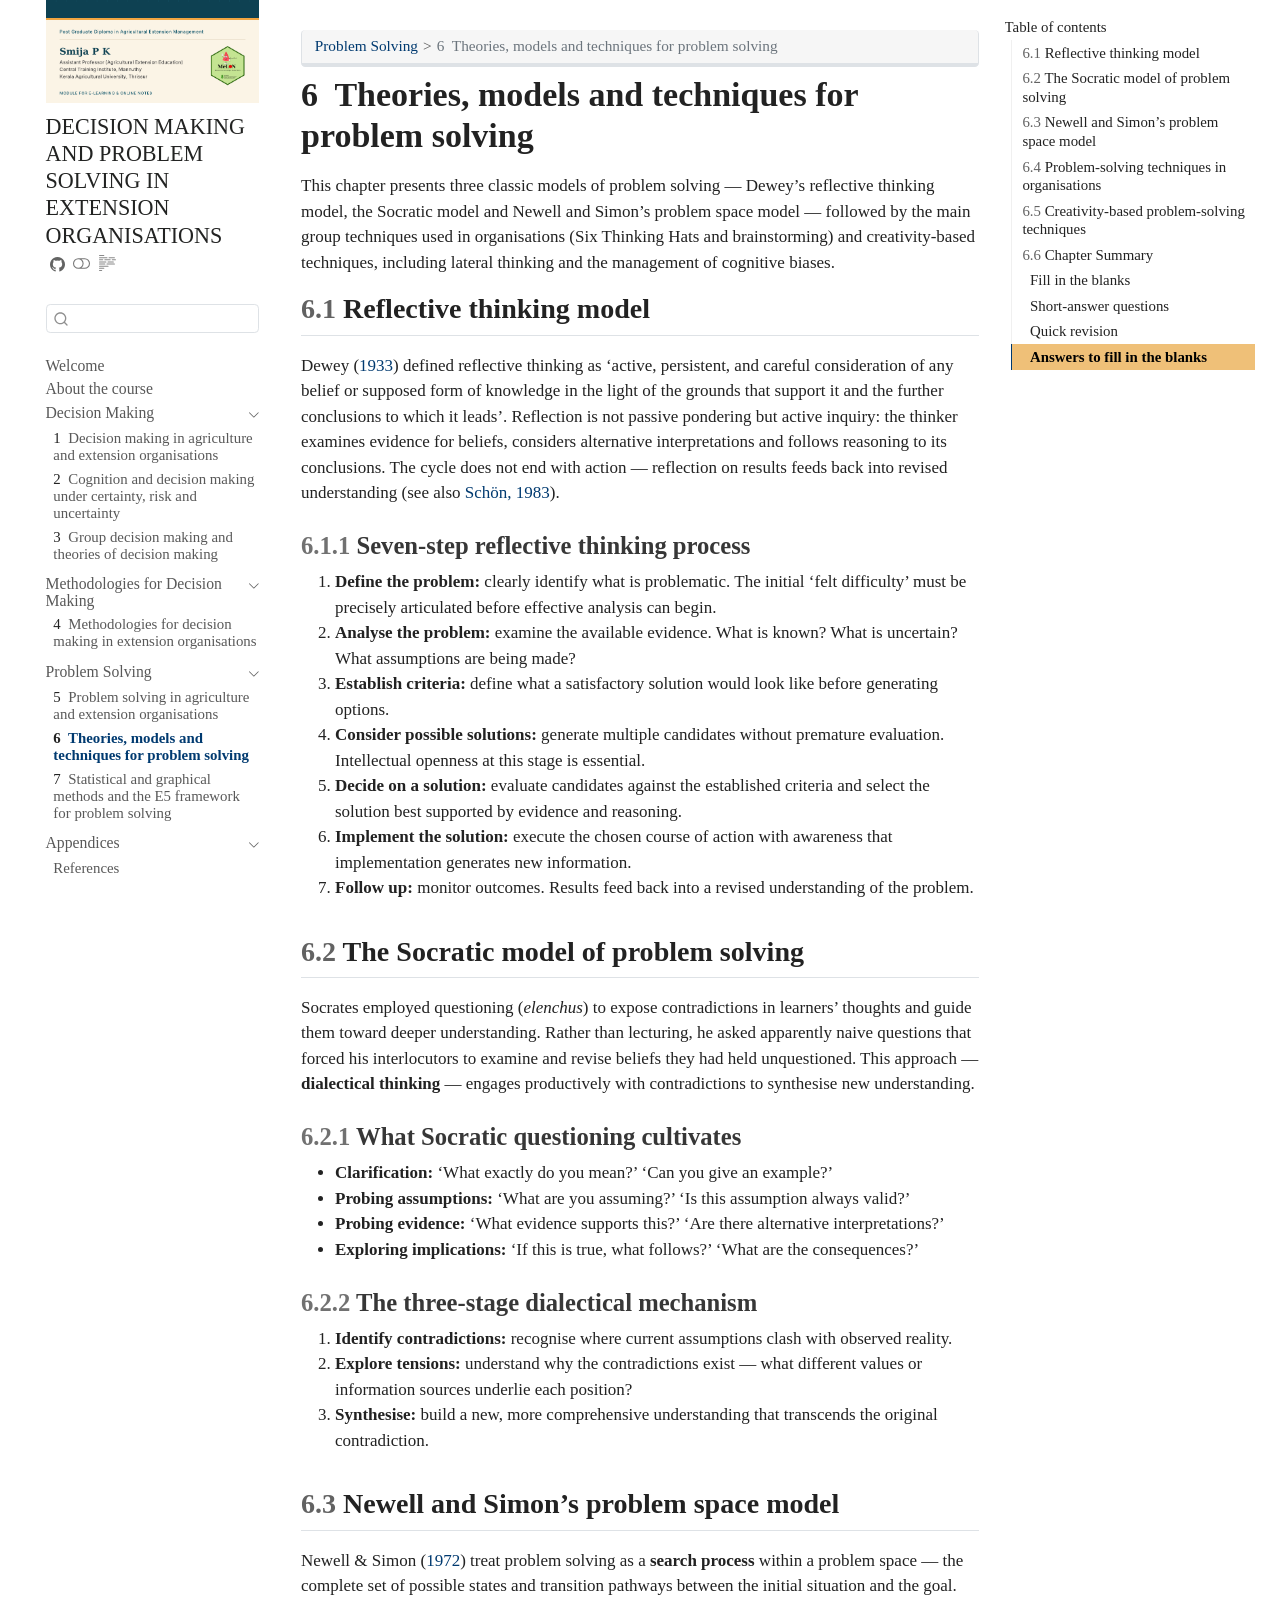
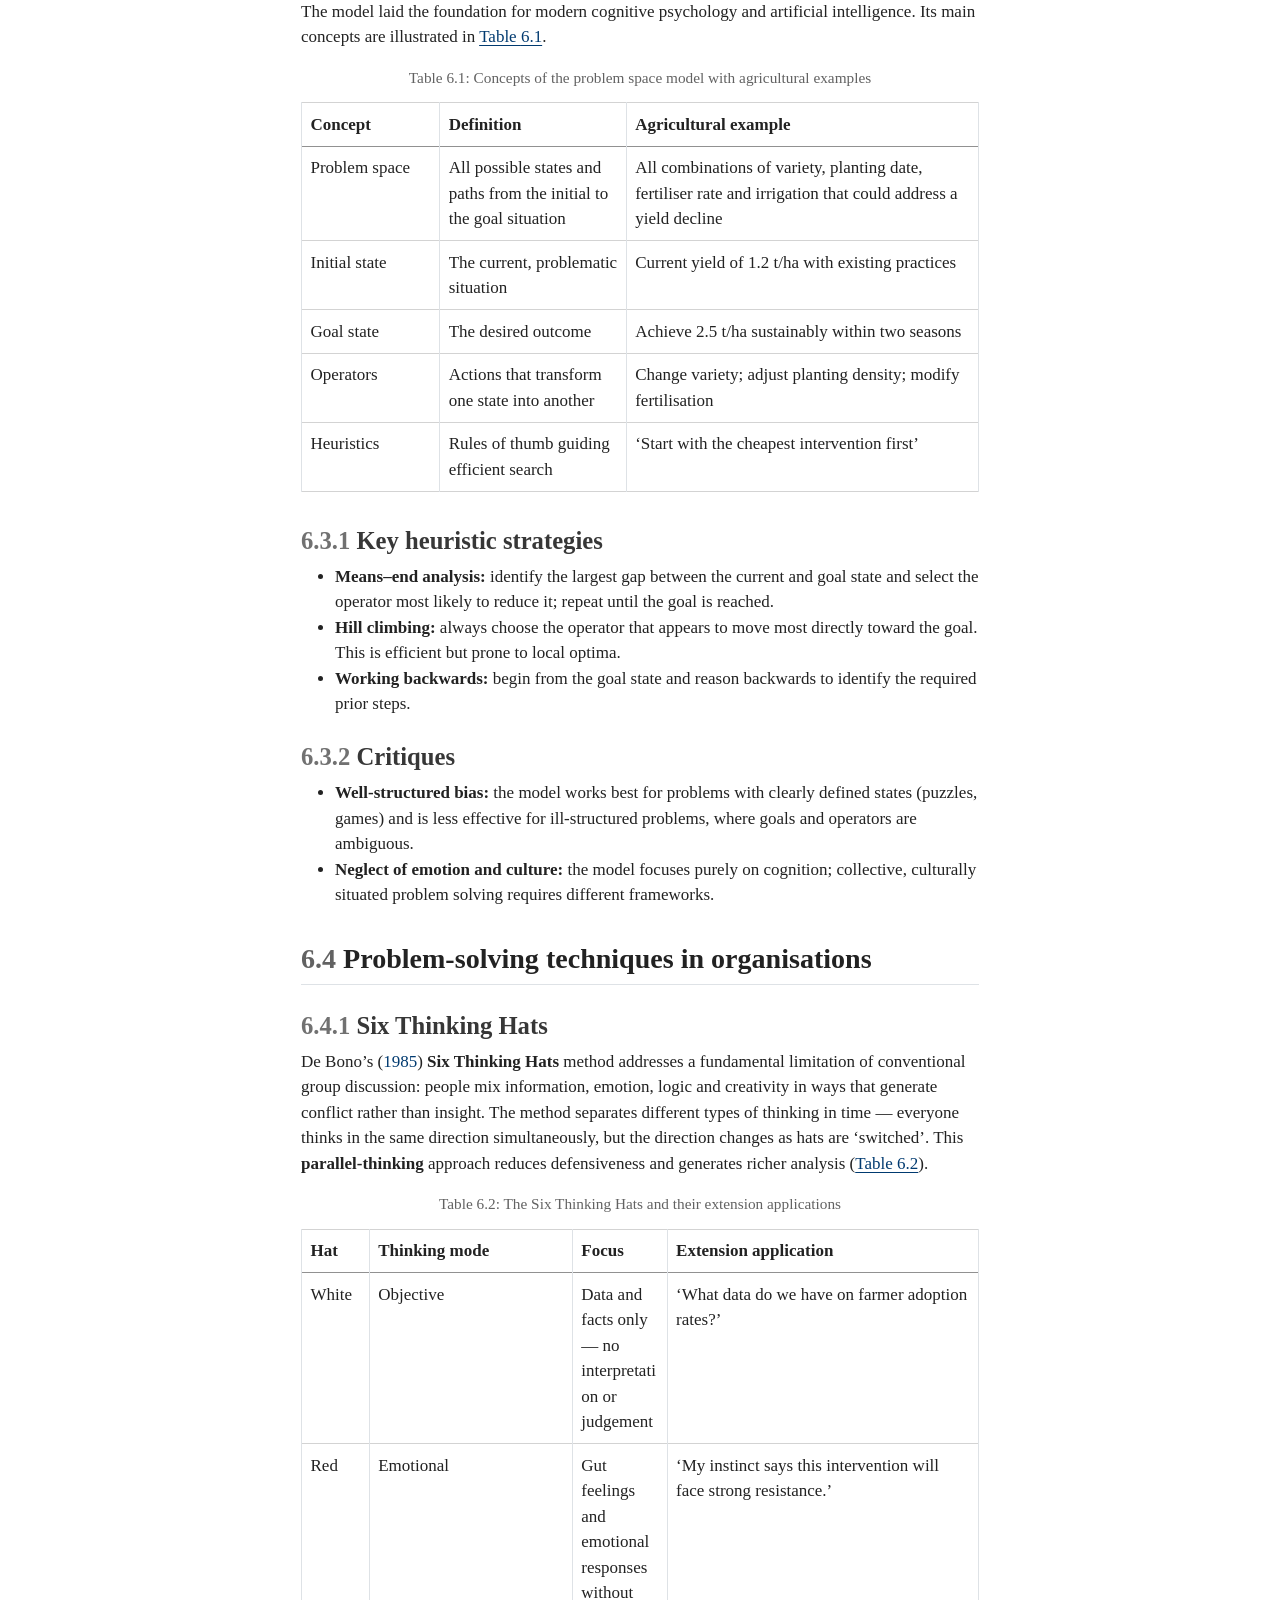
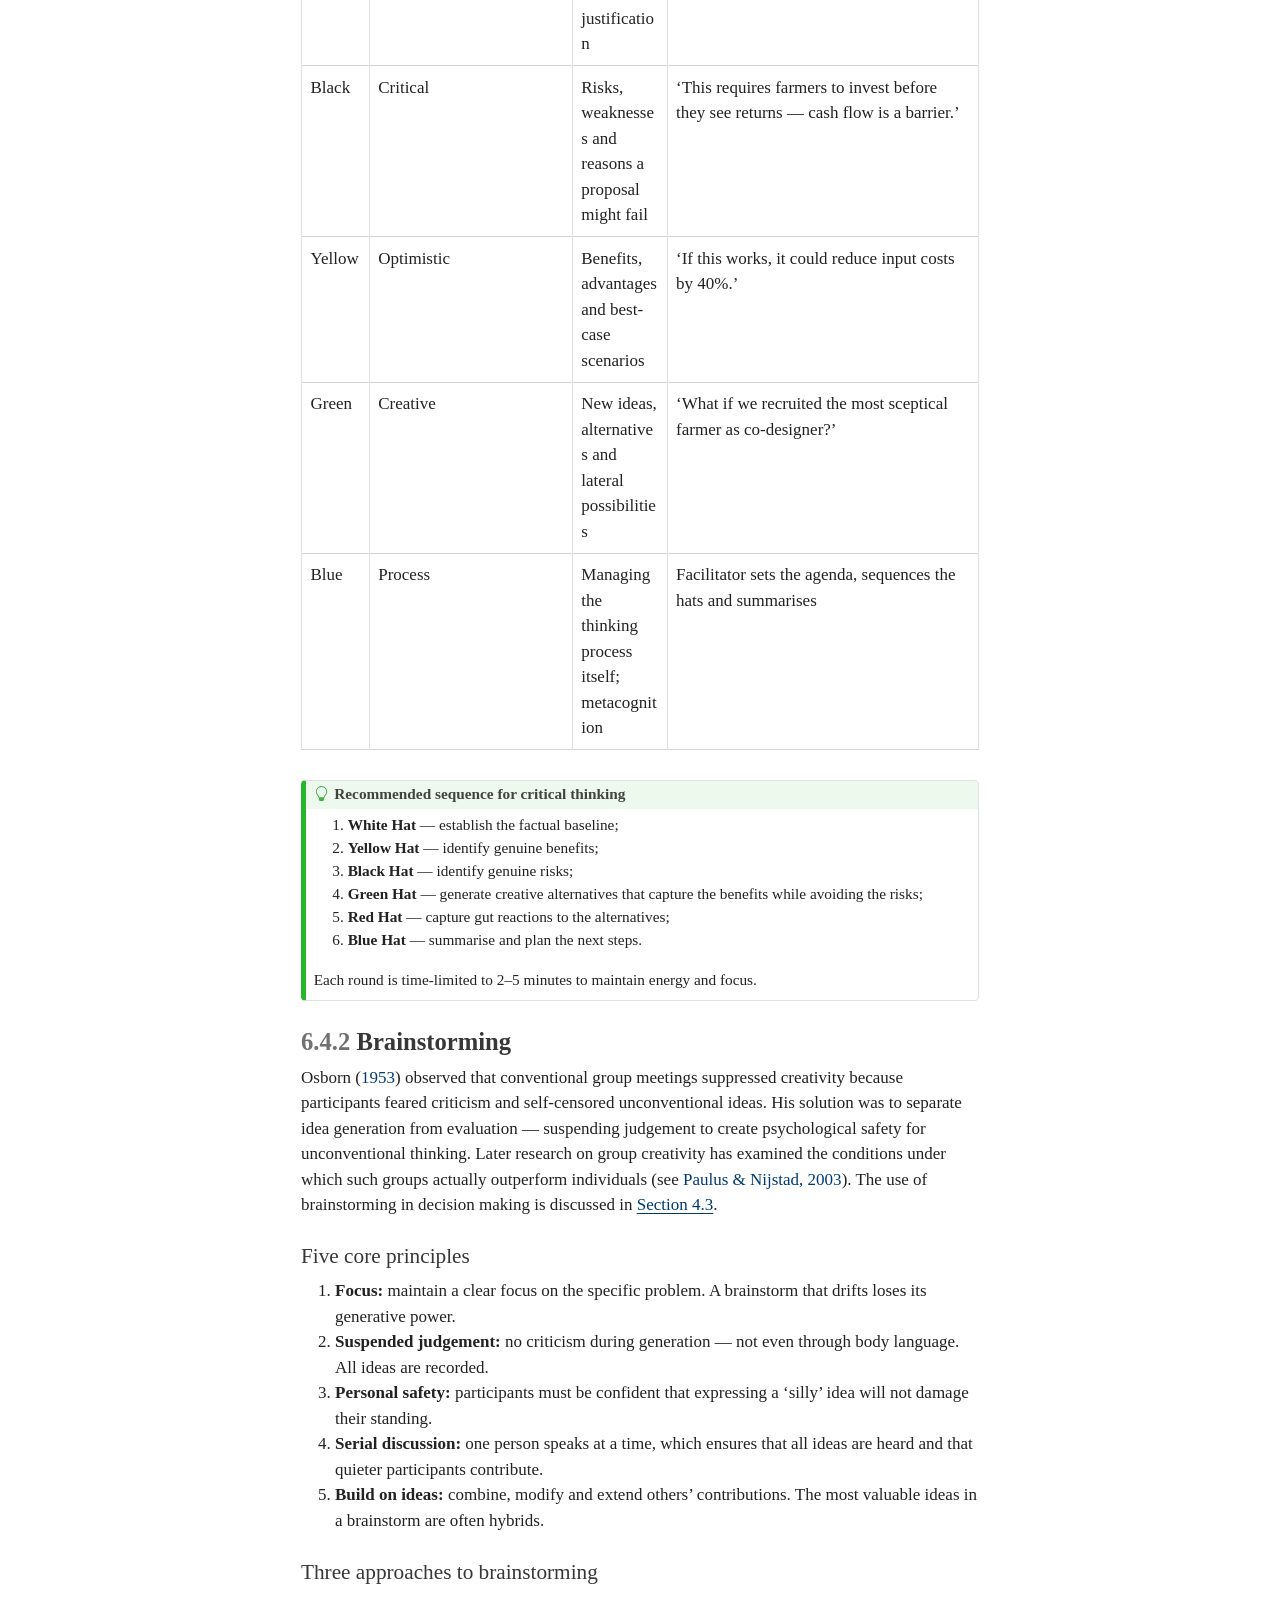
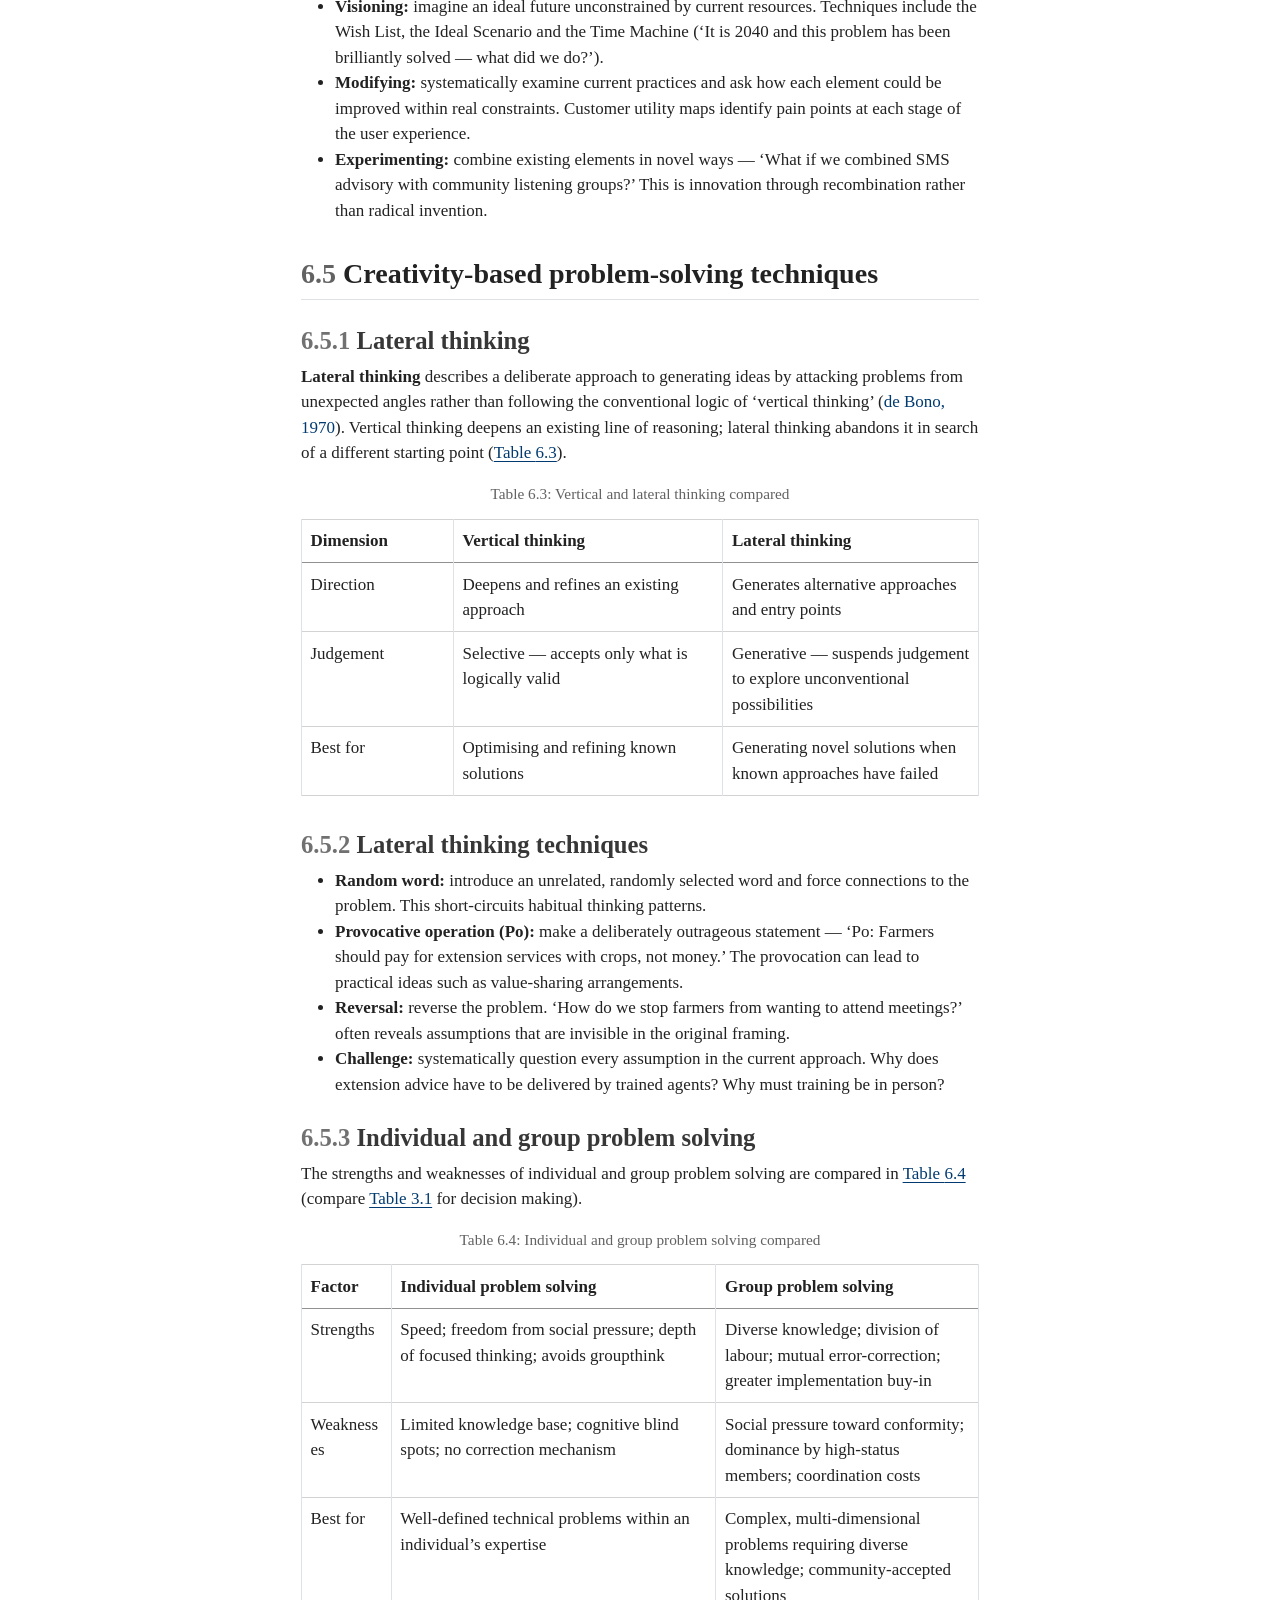
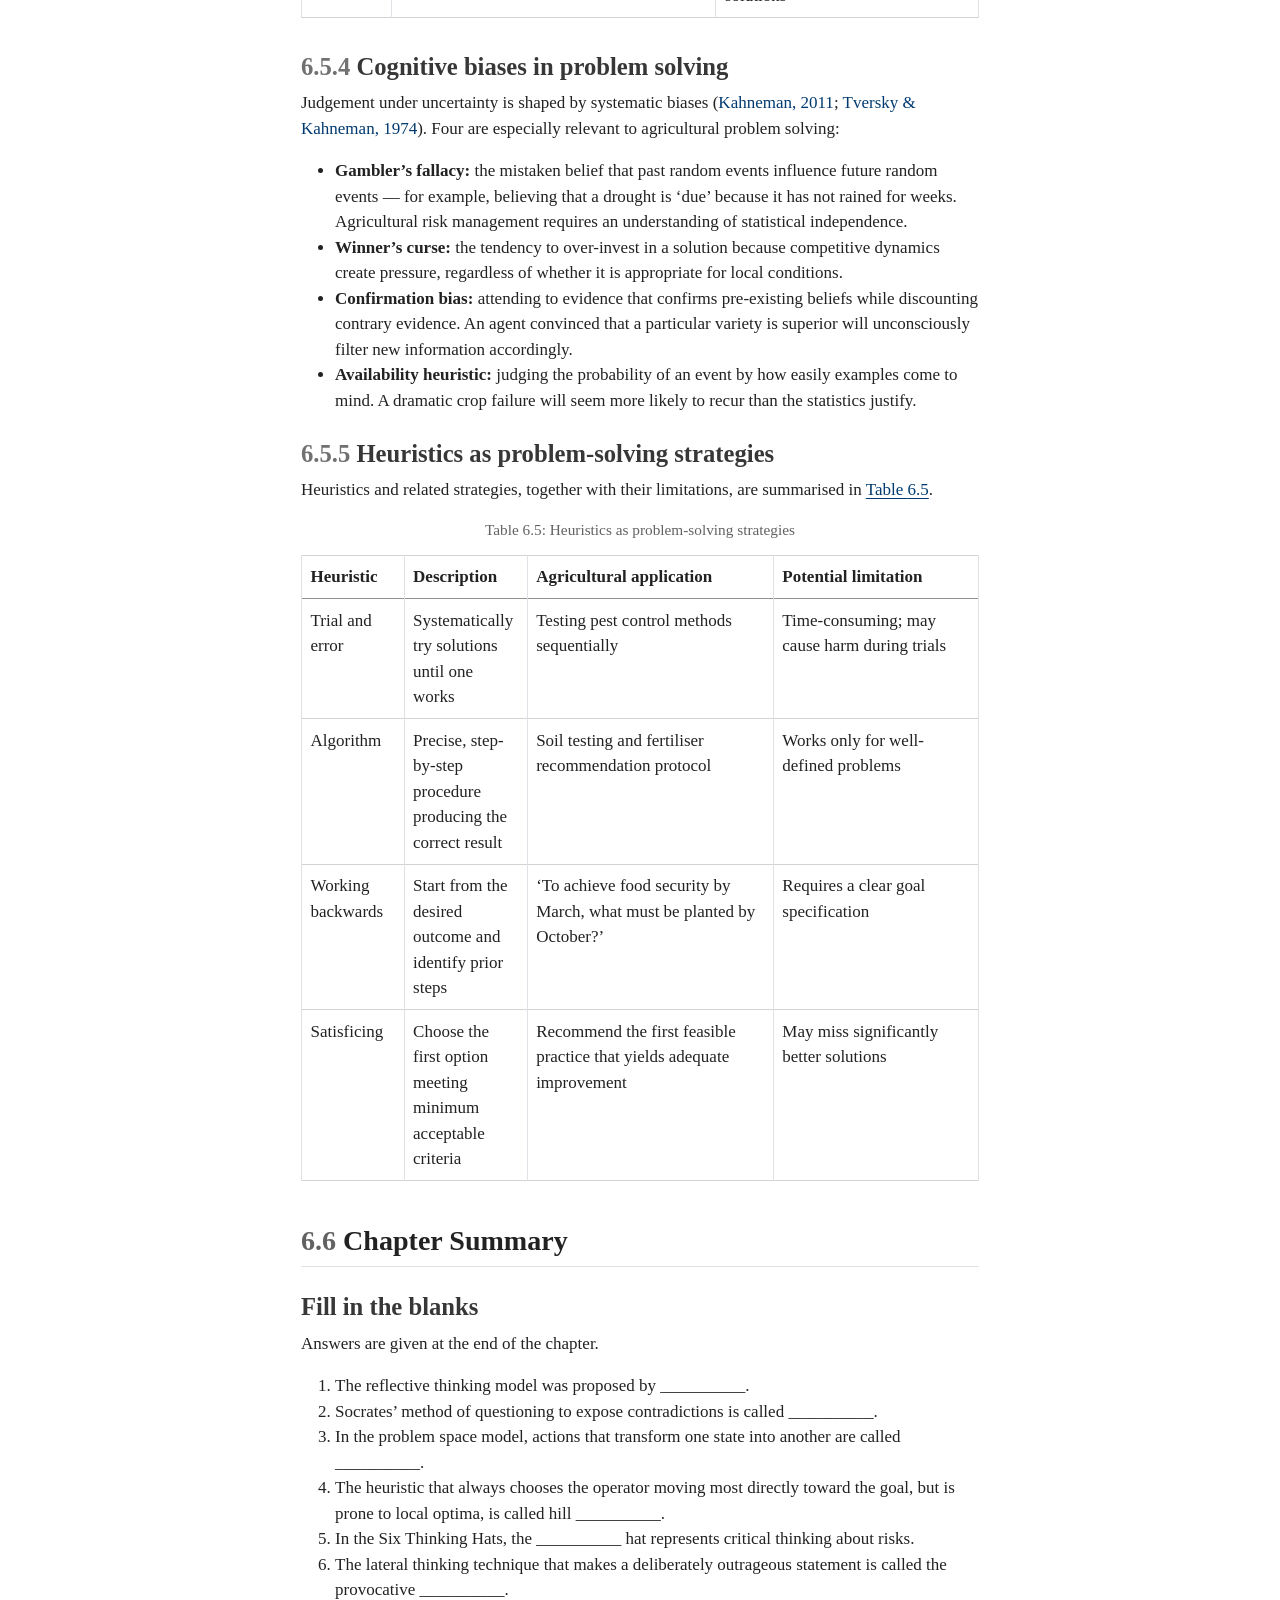
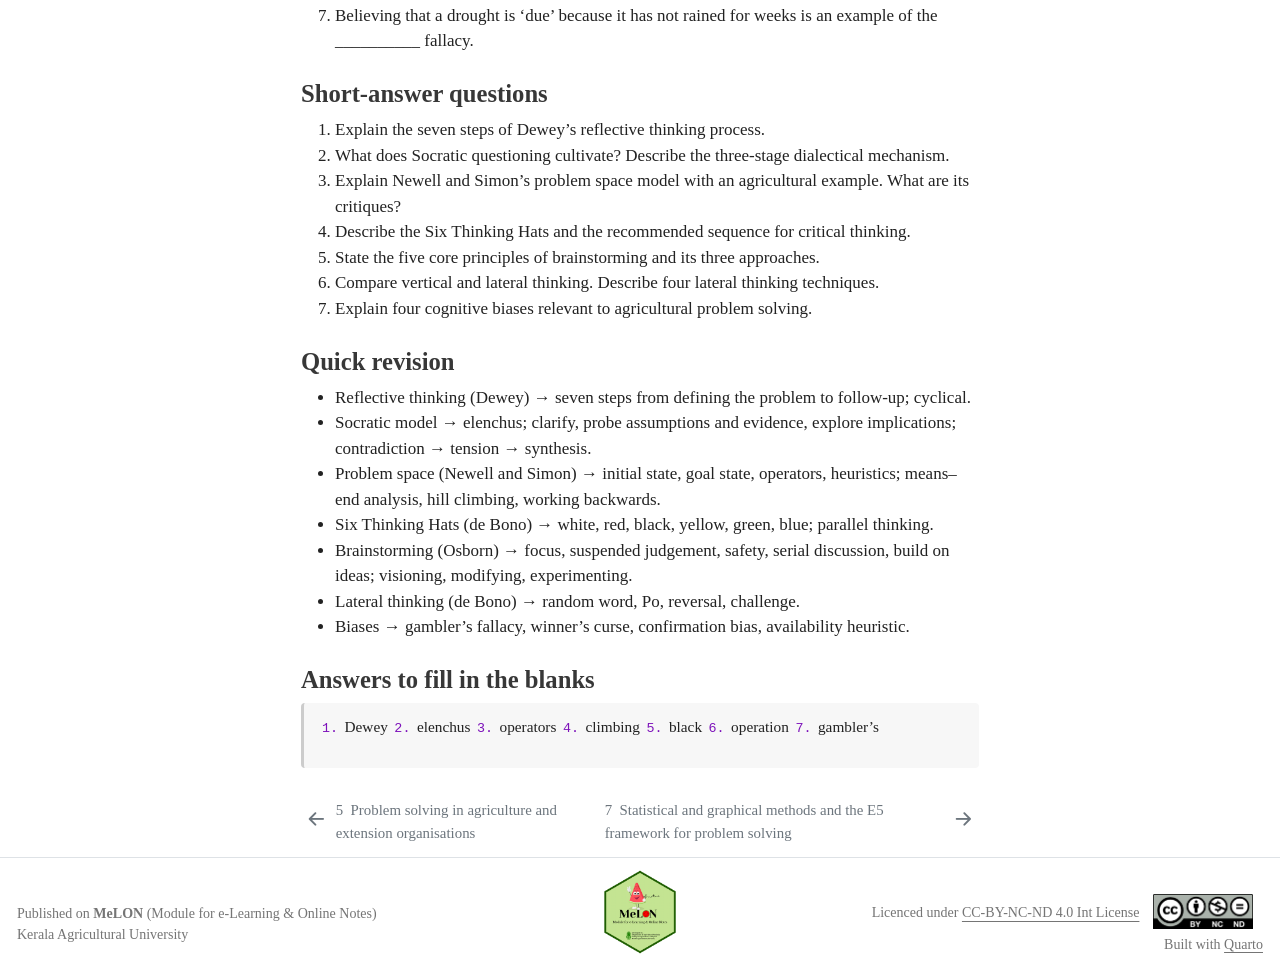
<file: docs/psModels.html>
<!DOCTYPE html>
<html xmlns="http://www.w3.org/1999/xhtml" lang="en" xml:lang="en"><head>

<meta charset="utf-8">
<meta name="generator" content="quarto-1.6.42">

<meta name="viewport" content="width=device-width, initial-scale=1.0, user-scalable=yes">


<title>6&nbsp; Theories, models and techniques for problem solving – DECISION MAKING AND PROBLEM SOLVING IN EXTENSION ORGANISATIONS</title>
<style>
code{white-space: pre-wrap;}
span.smallcaps{font-variant: small-caps;}
div.columns{display: flex; gap: min(4vw, 1.5em);}
div.column{flex: auto; overflow-x: auto;}
div.hanging-indent{margin-left: 1.5em; text-indent: -1.5em;}
ul.task-list{list-style: none;}
ul.task-list li input[type="checkbox"] {
  width: 0.8em;
  margin: 0 0.8em 0.2em -1em; /* quarto-specific, see https://github.com/quarto-dev/quarto-cli/issues/4556 */ 
  vertical-align: middle;
}
/* CSS for citations */
div.csl-bib-body { }
div.csl-entry {
  clear: both;
  margin-bottom: 0em;
}
.hanging-indent div.csl-entry {
  margin-left:2em;
  text-indent:-2em;
}
div.csl-left-margin {
  min-width:2em;
  float:left;
}
div.csl-right-inline {
  margin-left:2em;
  padding-left:1em;
}
div.csl-indent {
  margin-left: 2em;
}</style>


<script src="site_libs/quarto-nav/quarto-nav.js"></script>
<script src="site_libs/quarto-nav/headroom.min.js"></script>
<script src="site_libs/clipboard/clipboard.min.js"></script>
<script src="site_libs/quarto-search/autocomplete.umd.js"></script>
<script src="site_libs/quarto-search/fuse.min.js"></script>
<script src="site_libs/quarto-search/quarto-search.js"></script>
<meta name="quarto:offset" content="./">
<link href="./statTools.html" rel="next">
<link href="./problemSolving.html" rel="prev">
<link href="./images/cover.png" rel="icon" type="image/png">
<script src="site_libs/quarto-html/quarto.js"></script>
<script src="site_libs/quarto-html/popper.min.js"></script>
<script src="site_libs/quarto-html/tippy.umd.min.js"></script>
<script src="site_libs/quarto-html/anchor.min.js"></script>
<link href="site_libs/quarto-html/tippy.css" rel="stylesheet">
<link href="site_libs/quarto-html/quarto-syntax-highlighting-2f5df379a58b258e96c21c0638c20c03.css" rel="stylesheet" class="quarto-color-scheme" id="quarto-text-highlighting-styles">
<link href="site_libs/quarto-html/quarto-syntax-highlighting-dark-b53751a350365c71b6c909e95f209ed1.css" rel="prefetch" class="quarto-color-scheme quarto-color-alternate" id="quarto-text-highlighting-styles">
<script src="site_libs/bootstrap/bootstrap.min.js"></script>
<link href="site_libs/bootstrap/bootstrap-icons.css" rel="stylesheet">
<link href="site_libs/bootstrap/bootstrap-e6df8a1b696ee27fb6a199db3da8af22.min.css" rel="stylesheet" append-hash="true" class="quarto-color-scheme" id="quarto-bootstrap" data-mode="light">
<link href="site_libs/bootstrap/bootstrap-dark-d80d2bd28ac41ce5b2bccad92fb0b5a6.min.css" rel="prefetch" append-hash="true" class="quarto-color-scheme quarto-color-alternate" id="quarto-bootstrap" data-mode="dark">
<script id="quarto-search-options" type="application/json">{
  "location": "sidebar",
  "copy-button": false,
  "collapse-after": 3,
  "panel-placement": "start",
  "type": "textbox",
  "limit": 50,
  "keyboard-shortcut": [
    "f",
    "/",
    "s"
  ],
  "show-item-context": false,
  "language": {
    "search-no-results-text": "No results",
    "search-matching-documents-text": "matching documents",
    "search-copy-link-title": "Copy link to search",
    "search-hide-matches-text": "Hide additional matches",
    "search-more-match-text": "more match in this document",
    "search-more-matches-text": "more matches in this document",
    "search-clear-button-title": "Clear",
    "search-text-placeholder": "",
    "search-detached-cancel-button-title": "Cancel",
    "search-submit-button-title": "Submit",
    "search-label": "Search"
  }
}</script>
<style>
/* Natural column widths for short data tables; retain local mobile scrolling. */
main table.compact-data-table {
  width: auto;
  min-width: 0;
  max-width: 100%;
  margin-inline: auto;
  table-layout: auto;
}
main table.compact-data-table th,
main table.compact-data-table td {
  padding: 0.4em 1em;
  vertical-align: middle;
  overflow-wrap: normal;
  word-break: normal;
}
</style>
<script>
// kable HTML cells retain $...$ delimiters; Pandoc's normal prose uses \(...\).
// Support both without changing the table data, markup, or print rendering.
window.MathJax = {
  tex: {
    inlineMath: { "[+]": [["$", "$"]] },
    processEscapes: true
  }
};
</script>


<meta property="og:title" content="6&nbsp; Theories, models and techniques for problem solving – DECISION MAKING AND PROBLEM SOLVING IN EXTENSION ORGANISATIONS">
<meta property="og:description" content="">
<meta property="og:image" content="https://kaumelon.github.io/pgdaem-spk1/images/cover.png">
<meta property="og:site_name" content="DECISION MAKING AND PROBLEM SOLVING IN EXTENSION ORGANISATIONS">
<meta property="og:image:alt" content="Decision Making and Problem Solving in Extension Organisations">
<meta property="og:image:height" content="2000">
<meta property="og:image:width" content="1254">
<meta name="twitter:title" content="6&nbsp; Theories, models and techniques for problem solving – DECISION MAKING AND PROBLEM SOLVING IN EXTENSION ORGANISATIONS">
<meta name="twitter:description" content="">
<meta name="twitter:image" content="https://kaumelon.github.io/pgdaem-spk1/images/cover.png">
<meta name="twitter:image:alt" content="Decision Making and Problem Solving in Extension Organisations">
<meta name="twitter:card" content="summary_large_image">
<meta name="twitter:image-height" content="2000">
<meta name="twitter:image-width" content="1254">
</head>

<body class="nav-sidebar floating">

<div id="quarto-search-results"></div>
  <header id="quarto-header" class="headroom fixed-top">
  <nav class="quarto-secondary-nav">
    <div class="container-fluid d-flex">
      <button type="button" class="quarto-btn-toggle btn" data-bs-toggle="collapse" role="button" data-bs-target=".quarto-sidebar-collapse-item" aria-controls="quarto-sidebar" aria-expanded="false" aria-label="Toggle sidebar navigation" onclick="if (window.quartoToggleHeadroom) { window.quartoToggleHeadroom(); }">
        <i class="bi bi-layout-text-sidebar-reverse"></i>
      </button>
        <nav class="quarto-page-breadcrumbs" aria-label="breadcrumb"><ol class="breadcrumb"><li class="breadcrumb-item"><a href="./problemSolving.html">Problem Solving</a></li><li class="breadcrumb-item"><a href="./psModels.html"><span class="chapter-number">6</span>&nbsp; <span class="chapter-title">Theories, models and techniques for problem solving</span></a></li></ol></nav>
        <a class="flex-grow-1" role="navigation" data-bs-toggle="collapse" data-bs-target=".quarto-sidebar-collapse-item" aria-controls="quarto-sidebar" aria-expanded="false" aria-label="Toggle sidebar navigation" onclick="if (window.quartoToggleHeadroom) { window.quartoToggleHeadroom(); }">      
        </a>
      <button type="button" class="btn quarto-search-button" aria-label="Search" onclick="window.quartoOpenSearch();">
        <i class="bi bi-search"></i>
      </button>
    </div>
  </nav>
</header>
<!-- content -->
<div id="quarto-content" class="quarto-container page-columns page-rows-contents page-layout-article">
<!-- sidebar -->
  <nav id="quarto-sidebar" class="sidebar collapse collapse-horizontal quarto-sidebar-collapse-item sidebar-navigation floating overflow-auto">
    <div class="pt-lg-2 mt-2 text-left sidebar-header sidebar-header-stacked">
      <a href="./index.html" class="sidebar-logo-link">
      <img src="./images/cover.png" alt="" class="sidebar-logo py-0 d-lg-inline d-none">
      </a>
    <div class="sidebar-title mb-0 py-0">
      <a href="./">DECISION MAKING AND PROBLEM SOLVING IN EXTENSION ORGANISATIONS</a> 
        <div class="sidebar-tools-main tools-wide">
    <a href="https://github.com/KAUMELON/pgdaem-spk1" title="Source Code" class="quarto-navigation-tool px-1" aria-label="Source Code"><i class="bi bi-github"></i></a>
  <a href="" class="quarto-color-scheme-toggle quarto-navigation-tool  px-1" onclick="window.quartoToggleColorScheme(); return false;" title="Toggle dark mode"><i class="bi"></i></a>
  <a href="" class="quarto-reader-toggle quarto-navigation-tool px-1" onclick="window.quartoToggleReader(); return false;" title="Toggle reader mode">
  <div class="quarto-reader-toggle-btn">
  <i class="bi"></i>
  </div>
</a>
</div>
    </div>
      </div>
        <div class="mt-2 flex-shrink-0 align-items-center">
        <div class="sidebar-search">
        <div id="quarto-search" class="" title="Search"></div>
        </div>
        </div>
    <div class="sidebar-menu-container"> 
    <ul class="list-unstyled mt-1">
        <li class="sidebar-item">
  <div class="sidebar-item-container"> 
  <a href="./index.html" class="sidebar-item-text sidebar-link">
 <span class="menu-text">Welcome</span></a>
  </div>
</li>
        <li class="sidebar-item">
  <div class="sidebar-item-container"> 
  <a href="./preface.html" class="sidebar-item-text sidebar-link">
 <span class="menu-text">About the course</span></a>
  </div>
</li>
        <li class="sidebar-item sidebar-item-section">
      <div class="sidebar-item-container"> 
            <a class="sidebar-item-text sidebar-link text-start" data-bs-toggle="collapse" data-bs-target="#quarto-sidebar-section-1" role="navigation" aria-expanded="true">
 <span class="menu-text">Decision Making</span></a>
          <a class="sidebar-item-toggle text-start" data-bs-toggle="collapse" data-bs-target="#quarto-sidebar-section-1" role="navigation" aria-expanded="true" aria-label="Toggle section">
            <i class="bi bi-chevron-right ms-2"></i>
          </a> 
      </div>
      <ul id="quarto-sidebar-section-1" class="collapse list-unstyled sidebar-section depth1 show">  
          <li class="sidebar-item">
  <div class="sidebar-item-container"> 
  <a href="./decisionMaking.html" class="sidebar-item-text sidebar-link">
 <span class="menu-text"><span class="chapter-number">1</span>&nbsp; <span class="chapter-title">Decision making in agriculture and extension organisations</span></span></a>
  </div>
</li>
          <li class="sidebar-item">
  <div class="sidebar-item-container"> 
  <a href="./cognitionRisk.html" class="sidebar-item-text sidebar-link">
 <span class="menu-text"><span class="chapter-number">2</span>&nbsp; <span class="chapter-title">Cognition and decision making under certainty, risk and uncertainty</span></span></a>
  </div>
</li>
          <li class="sidebar-item">
  <div class="sidebar-item-container"> 
  <a href="./groupTheories.html" class="sidebar-item-text sidebar-link">
 <span class="menu-text"><span class="chapter-number">3</span>&nbsp; <span class="chapter-title">Group decision making and theories of decision making</span></span></a>
  </div>
</li>
      </ul>
  </li>
        <li class="sidebar-item sidebar-item-section">
      <div class="sidebar-item-container"> 
            <a class="sidebar-item-text sidebar-link text-start" data-bs-toggle="collapse" data-bs-target="#quarto-sidebar-section-2" role="navigation" aria-expanded="true">
 <span class="menu-text">Methodologies for Decision Making</span></a>
          <a class="sidebar-item-toggle text-start" data-bs-toggle="collapse" data-bs-target="#quarto-sidebar-section-2" role="navigation" aria-expanded="true" aria-label="Toggle section">
            <i class="bi bi-chevron-right ms-2"></i>
          </a> 
      </div>
      <ul id="quarto-sidebar-section-2" class="collapse list-unstyled sidebar-section depth1 show">  
          <li class="sidebar-item">
  <div class="sidebar-item-container"> 
  <a href="./dmMethods.html" class="sidebar-item-text sidebar-link">
 <span class="menu-text"><span class="chapter-number">4</span>&nbsp; <span class="chapter-title">Methodologies for decision making in extension organisations</span></span></a>
  </div>
</li>
      </ul>
  </li>
        <li class="sidebar-item sidebar-item-section">
      <div class="sidebar-item-container"> 
            <a class="sidebar-item-text sidebar-link text-start" data-bs-toggle="collapse" data-bs-target="#quarto-sidebar-section-3" role="navigation" aria-expanded="true">
 <span class="menu-text">Problem Solving</span></a>
          <a class="sidebar-item-toggle text-start" data-bs-toggle="collapse" data-bs-target="#quarto-sidebar-section-3" role="navigation" aria-expanded="true" aria-label="Toggle section">
            <i class="bi bi-chevron-right ms-2"></i>
          </a> 
      </div>
      <ul id="quarto-sidebar-section-3" class="collapse list-unstyled sidebar-section depth1 show">  
          <li class="sidebar-item">
  <div class="sidebar-item-container"> 
  <a href="./problemSolving.html" class="sidebar-item-text sidebar-link">
 <span class="menu-text"><span class="chapter-number">5</span>&nbsp; <span class="chapter-title">Problem solving in agriculture and extension organisations</span></span></a>
  </div>
</li>
          <li class="sidebar-item">
  <div class="sidebar-item-container"> 
  <a href="./psModels.html" class="sidebar-item-text sidebar-link active">
 <span class="menu-text"><span class="chapter-number">6</span>&nbsp; <span class="chapter-title">Theories, models and techniques for problem solving</span></span></a>
  </div>
</li>
          <li class="sidebar-item">
  <div class="sidebar-item-container"> 
  <a href="./statTools.html" class="sidebar-item-text sidebar-link">
 <span class="menu-text"><span class="chapter-number">7</span>&nbsp; <span class="chapter-title">Statistical and graphical methods and the E5 framework for problem solving</span></span></a>
  </div>
</li>
      </ul>
  </li>
        <li class="sidebar-item sidebar-item-section">
      <div class="sidebar-item-container"> 
            <a class="sidebar-item-text sidebar-link text-start" data-bs-toggle="collapse" data-bs-target="#quarto-sidebar-section-4" role="navigation" aria-expanded="true">
 <span class="menu-text">Appendices</span></a>
          <a class="sidebar-item-toggle text-start" data-bs-toggle="collapse" data-bs-target="#quarto-sidebar-section-4" role="navigation" aria-expanded="true" aria-label="Toggle section">
            <i class="bi bi-chevron-right ms-2"></i>
          </a> 
      </div>
      <ul id="quarto-sidebar-section-4" class="collapse list-unstyled sidebar-section depth1 show">  
          <li class="sidebar-item">
  <div class="sidebar-item-container"> 
  <a href="./references.html" class="sidebar-item-text sidebar-link">
 <span class="menu-text">References</span></a>
  </div>
</li>
      </ul>
  </li>
    </ul>
    </div>
</nav>
<div id="quarto-sidebar-glass" class="quarto-sidebar-collapse-item" data-bs-toggle="collapse" data-bs-target=".quarto-sidebar-collapse-item"></div>
<!-- margin-sidebar -->
    <div id="quarto-margin-sidebar" class="sidebar margin-sidebar">
        <nav id="TOC" role="doc-toc" class="toc-active">
    <h2 id="toc-title">Table of contents</h2>
   
  <ul>
  <li><a href="#sec-reflective" id="toc-sec-reflective" class="nav-link active" data-scroll-target="#sec-reflective"><span class="header-section-number">6.1</span> Reflective thinking model</a>
  <ul class="collapse">
  <li><a href="#seven-step-reflective-thinking-process" id="toc-seven-step-reflective-thinking-process" class="nav-link" data-scroll-target="#seven-step-reflective-thinking-process"><span class="header-section-number">6.1.1</span> Seven-step reflective thinking process</a></li>
  </ul></li>
  <li><a href="#sec-socratic" id="toc-sec-socratic" class="nav-link" data-scroll-target="#sec-socratic"><span class="header-section-number">6.2</span> The Socratic model of problem solving</a>
  <ul class="collapse">
  <li><a href="#what-socratic-questioning-cultivates" id="toc-what-socratic-questioning-cultivates" class="nav-link" data-scroll-target="#what-socratic-questioning-cultivates"><span class="header-section-number">6.2.1</span> What Socratic questioning cultivates</a></li>
  <li><a href="#the-three-stage-dialectical-mechanism" id="toc-the-three-stage-dialectical-mechanism" class="nav-link" data-scroll-target="#the-three-stage-dialectical-mechanism"><span class="header-section-number">6.2.2</span> The three-stage dialectical mechanism</a></li>
  </ul></li>
  <li><a href="#sec-problem-space" id="toc-sec-problem-space" class="nav-link" data-scroll-target="#sec-problem-space"><span class="header-section-number">6.3</span> Newell and Simon’s problem space model</a>
  <ul class="collapse">
  <li><a href="#key-heuristic-strategies" id="toc-key-heuristic-strategies" class="nav-link" data-scroll-target="#key-heuristic-strategies"><span class="header-section-number">6.3.1</span> Key heuristic strategies</a></li>
  <li><a href="#critiques" id="toc-critiques" class="nav-link" data-scroll-target="#critiques"><span class="header-section-number">6.3.2</span> Critiques</a></li>
  </ul></li>
  <li><a href="#sec-org-techniques" id="toc-sec-org-techniques" class="nav-link" data-scroll-target="#sec-org-techniques"><span class="header-section-number">6.4</span> Problem-solving techniques in organisations</a>
  <ul class="collapse">
  <li><a href="#sec-six-hats" id="toc-sec-six-hats" class="nav-link" data-scroll-target="#sec-six-hats"><span class="header-section-number">6.4.1</span> Six Thinking Hats</a></li>
  <li><a href="#sec-brainstorming" id="toc-sec-brainstorming" class="nav-link" data-scroll-target="#sec-brainstorming"><span class="header-section-number">6.4.2</span> Brainstorming</a></li>
  </ul></li>
  <li><a href="#sec-creativity" id="toc-sec-creativity" class="nav-link" data-scroll-target="#sec-creativity"><span class="header-section-number">6.5</span> Creativity-based problem-solving techniques</a>
  <ul class="collapse">
  <li><a href="#sec-lateral" id="toc-sec-lateral" class="nav-link" data-scroll-target="#sec-lateral"><span class="header-section-number">6.5.1</span> Lateral thinking</a></li>
  <li><a href="#lateral-thinking-techniques" id="toc-lateral-thinking-techniques" class="nav-link" data-scroll-target="#lateral-thinking-techniques"><span class="header-section-number">6.5.2</span> Lateral thinking techniques</a></li>
  <li><a href="#individual-and-group-problem-solving" id="toc-individual-and-group-problem-solving" class="nav-link" data-scroll-target="#individual-and-group-problem-solving"><span class="header-section-number">6.5.3</span> Individual and group problem solving</a></li>
  <li><a href="#sec-biases" id="toc-sec-biases" class="nav-link" data-scroll-target="#sec-biases"><span class="header-section-number">6.5.4</span> Cognitive biases in problem solving</a></li>
  <li><a href="#heuristics-as-problem-solving-strategies" id="toc-heuristics-as-problem-solving-strategies" class="nav-link" data-scroll-target="#heuristics-as-problem-solving-strategies"><span class="header-section-number">6.5.5</span> Heuristics as problem-solving strategies</a></li>
  </ul></li>
  <li><a href="#chapter-summary" id="toc-chapter-summary" class="nav-link" data-scroll-target="#chapter-summary"><span class="header-section-number">6.6</span> Chapter Summary</a>
  <ul class="collapse">
  <li><a href="#fill-in-the-blanks" id="toc-fill-in-the-blanks" class="nav-link" data-scroll-target="#fill-in-the-blanks">Fill in the blanks</a></li>
  <li><a href="#short-answer-questions" id="toc-short-answer-questions" class="nav-link" data-scroll-target="#short-answer-questions">Short-answer questions</a></li>
  <li><a href="#quick-revision" id="toc-quick-revision" class="nav-link" data-scroll-target="#quick-revision">Quick revision</a></li>
  <li><a href="#answers-to-fill-in-the-blanks" id="toc-answers-to-fill-in-the-blanks" class="nav-link" data-scroll-target="#answers-to-fill-in-the-blanks">Answers to fill in the blanks</a></li>
  </ul></li>
  </ul>
</nav>
    </div>
<!-- main -->
<main class="content" id="quarto-document-content">

<header id="title-block-header" class="quarto-title-block default"><nav class="quarto-page-breadcrumbs quarto-title-breadcrumbs d-none d-lg-block" aria-label="breadcrumb"><ol class="breadcrumb"><li class="breadcrumb-item"><a href="./problemSolving.html">Problem Solving</a></li><li class="breadcrumb-item"><a href="./psModels.html"><span class="chapter-number">6</span>&nbsp; <span class="chapter-title">Theories, models and techniques for problem solving</span></a></li></ol></nav>
<div class="quarto-title">
<h1 class="title"><span id="sec-psmodels" class="quarto-section-identifier"><span class="chapter-number">6</span>&nbsp; <span class="chapter-title">Theories, models and techniques for problem solving</span></span></h1>
</div>



<div class="quarto-title-meta">

    
  
    
  </div>
  


</header>


<p>This chapter presents three classic models of problem solving — Dewey’s reflective thinking model, the Socratic model and Newell and Simon’s problem space model — followed by the main group techniques used in organisations (Six Thinking Hats and brainstorming) and creativity-based techniques, including lateral thinking and the management of cognitive biases.</p>
<section id="sec-reflective" class="level2" data-number="6.1">
<h2 data-number="6.1" class="anchored" data-anchor-id="sec-reflective"><span class="header-section-number">6.1</span> Reflective thinking model</h2>
<p><span class="citation" data-cites="dewey1933">Dewey (<a href="references.html#ref-dewey1933" role="doc-biblioref">1933</a>)</span> defined reflective thinking as ‘active, persistent, and careful consideration of any belief or supposed form of knowledge in the light of the grounds that support it and the further conclusions to which it leads’. Reflection is not passive pondering but active inquiry: the thinker examines evidence for beliefs, considers alternative interpretations and follows reasoning to its conclusions. The cycle does not end with action — reflection on results feeds back into revised understanding <span class="citation" data-cites="schon1983">(see also <a href="references.html#ref-schon1983" role="doc-biblioref">Schön, 1983</a>)</span>.</p>
<section id="seven-step-reflective-thinking-process" class="level3" data-number="6.1.1">
<h3 data-number="6.1.1" class="anchored" data-anchor-id="seven-step-reflective-thinking-process"><span class="header-section-number">6.1.1</span> Seven-step reflective thinking process</h3>
<ol type="1">
<li><strong>Define the problem:</strong> clearly identify what is problematic. The initial ‘felt difficulty’ must be precisely articulated before effective analysis can begin.</li>
<li><strong>Analyse the problem:</strong> examine the available evidence. What is known? What is uncertain? What assumptions are being made?</li>
<li><strong>Establish criteria:</strong> define what a satisfactory solution would look like before generating options.</li>
<li><strong>Consider possible solutions:</strong> generate multiple candidates without premature evaluation. Intellectual openness at this stage is essential.</li>
<li><strong>Decide on a solution:</strong> evaluate candidates against the established criteria and select the solution best supported by evidence and reasoning.</li>
<li><strong>Implement the solution:</strong> execute the chosen course of action with awareness that implementation generates new information.</li>
<li><strong>Follow up:</strong> monitor outcomes. Results feed back into a revised understanding of the problem.</li>
</ol>
</section>
</section>
<section id="sec-socratic" class="level2" data-number="6.2">
<h2 data-number="6.2" class="anchored" data-anchor-id="sec-socratic"><span class="header-section-number">6.2</span> The Socratic model of problem solving</h2>
<p>Socrates employed questioning (<em>elenchus</em>) to expose contradictions in learners’ thoughts and guide them toward deeper understanding. Rather than lecturing, he asked apparently naive questions that forced his interlocutors to examine and revise beliefs they had held unquestioned. This approach — <strong>dialectical thinking</strong> — engages productively with contradictions to synthesise new understanding.</p>
<section id="what-socratic-questioning-cultivates" class="level3" data-number="6.2.1">
<h3 data-number="6.2.1" class="anchored" data-anchor-id="what-socratic-questioning-cultivates"><span class="header-section-number">6.2.1</span> What Socratic questioning cultivates</h3>
<ul>
<li><strong>Clarification:</strong> ‘What exactly do you mean?’ ‘Can you give an example?’</li>
<li><strong>Probing assumptions:</strong> ‘What are you assuming?’ ‘Is this assumption always valid?’</li>
<li><strong>Probing evidence:</strong> ‘What evidence supports this?’ ‘Are there alternative interpretations?’</li>
<li><strong>Exploring implications:</strong> ‘If this is true, what follows?’ ‘What are the consequences?’</li>
</ul>
</section>
<section id="the-three-stage-dialectical-mechanism" class="level3" data-number="6.2.2">
<h3 data-number="6.2.2" class="anchored" data-anchor-id="the-three-stage-dialectical-mechanism"><span class="header-section-number">6.2.2</span> The three-stage dialectical mechanism</h3>
<ol type="1">
<li><strong>Identify contradictions:</strong> recognise where current assumptions clash with observed reality.</li>
<li><strong>Explore tensions:</strong> understand why the contradictions exist — what different values or information sources underlie each position?</li>
<li><strong>Synthesise:</strong> build a new, more comprehensive understanding that transcends the original contradiction.</li>
</ol>
</section>
</section>
<section id="sec-problem-space" class="level2" data-number="6.3">
<h2 data-number="6.3" class="anchored" data-anchor-id="sec-problem-space"><span class="header-section-number">6.3</span> Newell and Simon’s problem space model</h2>
<p><span class="citation" data-cites="newell1972">Newell &amp; Simon (<a href="references.html#ref-newell1972" role="doc-biblioref">1972</a>)</span> treat problem solving as a <strong>search process</strong> within a problem space — the complete set of possible states and transition pathways between the initial situation and the goal. The model laid the foundation for modern cognitive psychology and artificial intelligence. Its main concepts are illustrated in <a href="#tbl-problem-space" class="quarto-xref">Table&nbsp;<span>6.1</span></a>.</p>
<div id="tbl-problem-space" class="bordered quarto-float quarto-figure quarto-figure-center anchored">
<figure class="quarto-float quarto-float-tbl figure">
<figcaption class="quarto-float-caption-top quarto-float-caption quarto-float-tbl" id="tbl-problem-space-caption-0ceaefa1-69ba-4598-a22c-09a6ac19f8ca">
Table&nbsp;6.1: Concepts of the problem space model with agricultural examples
</figcaption>
<div aria-describedby="tbl-problem-space-caption-0ceaefa1-69ba-4598-a22c-09a6ac19f8ca">
<table class="table-bordered caption-top table">
<colgroup>
<col style="width: 20%">
<col style="width: 27%">
<col style="width: 51%">
</colgroup>
<thead>
<tr class="header">
<th style="text-align: left;">Concept</th>
<th style="text-align: left;">Definition</th>
<th style="text-align: left;">Agricultural example</th>
</tr>
</thead>
<tbody>
<tr class="odd">
<td style="text-align: left;">Problem space</td>
<td style="text-align: left;">All possible states and paths from the initial to the goal situation</td>
<td style="text-align: left;">All combinations of variety, planting date, fertiliser rate and irrigation that could address a yield decline</td>
</tr>
<tr class="even">
<td style="text-align: left;">Initial state</td>
<td style="text-align: left;">The current, problematic situation</td>
<td style="text-align: left;">Current yield of 1.2 t/ha with existing practices</td>
</tr>
<tr class="odd">
<td style="text-align: left;">Goal state</td>
<td style="text-align: left;">The desired outcome</td>
<td style="text-align: left;">Achieve 2.5 t/ha sustainably within two seasons</td>
</tr>
<tr class="even">
<td style="text-align: left;">Operators</td>
<td style="text-align: left;">Actions that transform one state into another</td>
<td style="text-align: left;">Change variety; adjust planting density; modify fertilisation</td>
</tr>
<tr class="odd">
<td style="text-align: left;">Heuristics</td>
<td style="text-align: left;">Rules of thumb guiding efficient search</td>
<td style="text-align: left;">‘Start with the cheapest intervention first’</td>
</tr>
</tbody>
</table>
</div>
</figure>
</div>
<section id="key-heuristic-strategies" class="level3" data-number="6.3.1">
<h3 data-number="6.3.1" class="anchored" data-anchor-id="key-heuristic-strategies"><span class="header-section-number">6.3.1</span> Key heuristic strategies</h3>
<ul>
<li><strong>Means–end analysis:</strong> identify the largest gap between the current and goal state and select the operator most likely to reduce it; repeat until the goal is reached.</li>
<li><strong>Hill climbing:</strong> always choose the operator that appears to move most directly toward the goal. This is efficient but prone to local optima.</li>
<li><strong>Working backwards:</strong> begin from the goal state and reason backwards to identify the required prior steps.</li>
</ul>
</section>
<section id="critiques" class="level3" data-number="6.3.2">
<h3 data-number="6.3.2" class="anchored" data-anchor-id="critiques"><span class="header-section-number">6.3.2</span> Critiques</h3>
<ul>
<li><strong>Well-structured bias:</strong> the model works best for problems with clearly defined states (puzzles, games) and is less effective for ill-structured problems, where goals and operators are ambiguous.</li>
<li><strong>Neglect of emotion and culture:</strong> the model focuses purely on cognition; collective, culturally situated problem solving requires different frameworks.</li>
</ul>
</section>
</section>
<section id="sec-org-techniques" class="level2" data-number="6.4">
<h2 data-number="6.4" class="anchored" data-anchor-id="sec-org-techniques"><span class="header-section-number">6.4</span> Problem-solving techniques in organisations</h2>
<section id="sec-six-hats" class="level3" data-number="6.4.1">
<h3 data-number="6.4.1" class="anchored" data-anchor-id="sec-six-hats"><span class="header-section-number">6.4.1</span> Six Thinking Hats</h3>
<p>De Bono’s <span class="citation" data-cites="debono1985">(<a href="references.html#ref-debono1985" role="doc-biblioref">1985</a>)</span> <strong>Six Thinking Hats</strong> method addresses a fundamental limitation of conventional group discussion: people mix information, emotion, logic and creativity in ways that generate conflict rather than insight. The method separates different types of thinking in time — everyone thinks in the same direction simultaneously, but the direction changes as hats are ‘switched’. This <strong>parallel-thinking</strong> approach reduces defensiveness and generates richer analysis (<a href="#tbl-six-hats" class="quarto-xref">Table&nbsp;<span>6.2</span></a>).</p>
<div id="tbl-six-hats" class="bordered quarto-float quarto-figure quarto-figure-center anchored">
<figure class="quarto-float quarto-float-tbl figure">
<figcaption class="quarto-float-caption-top quarto-float-caption quarto-float-tbl" id="tbl-six-hats-caption-0ceaefa1-69ba-4598-a22c-09a6ac19f8ca">
Table&nbsp;6.2: The Six Thinking Hats and their extension applications
</figcaption>
<div aria-describedby="tbl-six-hats-caption-0ceaefa1-69ba-4598-a22c-09a6ac19f8ca">
<table class="table-bordered caption-top table">
<colgroup>
<col style="width: 10%">
<col style="width: 30%">
<col style="width: 14%">
<col style="width: 46%">
</colgroup>
<thead>
<tr class="header">
<th style="text-align: left;">Hat</th>
<th style="text-align: left;">Thinking mode</th>
<th style="text-align: left;">Focus</th>
<th style="text-align: left;">Extension application</th>
</tr>
</thead>
<tbody>
<tr class="odd">
<td style="text-align: left;">White</td>
<td style="text-align: left;">Objective</td>
<td style="text-align: left;">Data and facts only — no interpretation or judgement</td>
<td style="text-align: left;">‘What data do we have on farmer adoption rates?’</td>
</tr>
<tr class="even">
<td style="text-align: left;">Red</td>
<td style="text-align: left;">Emotional</td>
<td style="text-align: left;">Gut feelings and emotional responses without justification</td>
<td style="text-align: left;">‘My instinct says this intervention will face strong resistance.’</td>
</tr>
<tr class="odd">
<td style="text-align: left;">Black</td>
<td style="text-align: left;">Critical</td>
<td style="text-align: left;">Risks, weaknesses and reasons a proposal might fail</td>
<td style="text-align: left;">‘This requires farmers to invest before they see returns — cash flow is a barrier.’</td>
</tr>
<tr class="even">
<td style="text-align: left;">Yellow</td>
<td style="text-align: left;">Optimistic</td>
<td style="text-align: left;">Benefits, advantages and best-case scenarios</td>
<td style="text-align: left;">‘If this works, it could reduce input costs by 40%.’</td>
</tr>
<tr class="odd">
<td style="text-align: left;">Green</td>
<td style="text-align: left;">Creative</td>
<td style="text-align: left;">New ideas, alternatives and lateral possibilities</td>
<td style="text-align: left;">‘What if we recruited the most sceptical farmer as co-designer?’</td>
</tr>
<tr class="even">
<td style="text-align: left;">Blue</td>
<td style="text-align: left;">Process</td>
<td style="text-align: left;">Managing the thinking process itself; metacognition</td>
<td style="text-align: left;">Facilitator sets the agenda, sequences the hats and summarises</td>
</tr>
</tbody>
</table>
</div>
</figure>
</div>
<div class="callout callout-style-default callout-tip callout-titled" title="Recommended sequence for critical thinking">
<div class="callout-header d-flex align-content-center">
<div class="callout-icon-container">
<i class="callout-icon"></i>
</div>
<div class="callout-title-container flex-fill">
Recommended sequence for critical thinking
</div>
</div>
<div class="callout-body-container callout-body">
<ol type="1">
<li><strong>White Hat</strong> — establish the factual baseline;</li>
<li><strong>Yellow Hat</strong> — identify genuine benefits;</li>
<li><strong>Black Hat</strong> — identify genuine risks;</li>
<li><strong>Green Hat</strong> — generate creative alternatives that capture the benefits while avoiding the risks;</li>
<li><strong>Red Hat</strong> — capture gut reactions to the alternatives;</li>
<li><strong>Blue Hat</strong> — summarise and plan the next steps.</li>
</ol>
<p>Each round is time-limited to 2–5 minutes to maintain energy and focus.</p>
</div>
</div>
</section>
<section id="sec-brainstorming" class="level3" data-number="6.4.2">
<h3 data-number="6.4.2" class="anchored" data-anchor-id="sec-brainstorming"><span class="header-section-number">6.4.2</span> Brainstorming</h3>
<p><span class="citation" data-cites="osborn1953">Osborn (<a href="references.html#ref-osborn1953" role="doc-biblioref">1953</a>)</span> observed that conventional group meetings suppressed creativity because participants feared criticism and self-censored unconventional ideas. His solution was to separate idea generation from evaluation — suspending judgement to create psychological safety for unconventional thinking. Later research on group creativity has examined the conditions under which such groups actually outperform individuals <span class="citation" data-cites="paulus2003">(see <a href="references.html#ref-paulus2003" role="doc-biblioref">Paulus &amp; Nijstad, 2003</a>)</span>. The use of brainstorming in decision making is discussed in <a href="dmMethods.html#sec-brainstorm-dm" class="quarto-xref"><span>Section 4.3</span></a>.</p>
<section id="five-core-principles" class="level4">
<h4 class="anchored" data-anchor-id="five-core-principles">Five core principles</h4>
<ol type="1">
<li><strong>Focus:</strong> maintain a clear focus on the specific problem. A brainstorm that drifts loses its generative power.</li>
<li><strong>Suspended judgement:</strong> no criticism during generation — not even through body language. All ideas are recorded.</li>
<li><strong>Personal safety:</strong> participants must be confident that expressing a ‘silly’ idea will not damage their standing.</li>
<li><strong>Serial discussion:</strong> one person speaks at a time, which ensures that all ideas are heard and that quieter participants contribute.</li>
<li><strong>Build on ideas:</strong> combine, modify and extend others’ contributions. The most valuable ideas in a brainstorm are often hybrids.</li>
</ol>
</section>
<section id="three-approaches-to-brainstorming" class="level4">
<h4 class="anchored" data-anchor-id="three-approaches-to-brainstorming">Three approaches to brainstorming</h4>
<ul>
<li><strong>Visioning:</strong> imagine an ideal future unconstrained by current resources. Techniques include the Wish List, the Ideal Scenario and the Time Machine (‘It is 2040 and this problem has been brilliantly solved — what did we do?’).</li>
<li><strong>Modifying:</strong> systematically examine current practices and ask how each element could be improved within real constraints. Customer utility maps identify pain points at each stage of the user experience.</li>
<li><strong>Experimenting:</strong> combine existing elements in novel ways — ‘What if we combined SMS advisory with community listening groups?’ This is innovation through recombination rather than radical invention.</li>
</ul>
</section>
</section>
</section>
<section id="sec-creativity" class="level2" data-number="6.5">
<h2 data-number="6.5" class="anchored" data-anchor-id="sec-creativity"><span class="header-section-number">6.5</span> Creativity-based problem-solving techniques</h2>
<section id="sec-lateral" class="level3" data-number="6.5.1">
<h3 data-number="6.5.1" class="anchored" data-anchor-id="sec-lateral"><span class="header-section-number">6.5.1</span> Lateral thinking</h3>
<p><strong>Lateral thinking</strong> describes a deliberate approach to generating ideas by attacking problems from unexpected angles rather than following the conventional logic of ‘vertical thinking’ <span class="citation" data-cites="debono1970">(<a href="references.html#ref-debono1970" role="doc-biblioref">de Bono, 1970</a>)</span>. Vertical thinking deepens an existing line of reasoning; lateral thinking abandons it in search of a different starting point (<a href="#tbl-lateral" class="quarto-xref">Table&nbsp;<span>6.3</span></a>).</p>
<div id="tbl-lateral" class="bordered quarto-float quarto-figure quarto-figure-center anchored">
<figure class="quarto-float quarto-float-tbl figure">
<figcaption class="quarto-float-caption-top quarto-float-caption quarto-float-tbl" id="tbl-lateral-caption-0ceaefa1-69ba-4598-a22c-09a6ac19f8ca">
Table&nbsp;6.3: Vertical and lateral thinking compared
</figcaption>
<div aria-describedby="tbl-lateral-caption-0ceaefa1-69ba-4598-a22c-09a6ac19f8ca">
<table class="table-bordered caption-top table">
<colgroup>
<col style="width: 22%">
<col style="width: 39%">
<col style="width: 37%">
</colgroup>
<thead>
<tr class="header">
<th style="text-align: left;">Dimension</th>
<th style="text-align: left;">Vertical thinking</th>
<th style="text-align: left;">Lateral thinking</th>
</tr>
</thead>
<tbody>
<tr class="odd">
<td style="text-align: left;">Direction</td>
<td style="text-align: left;">Deepens and refines an existing approach</td>
<td style="text-align: left;">Generates alternative approaches and entry points</td>
</tr>
<tr class="even">
<td style="text-align: left;">Judgement</td>
<td style="text-align: left;">Selective — accepts only what is logically valid</td>
<td style="text-align: left;">Generative — suspends judgement to explore unconventional possibilities</td>
</tr>
<tr class="odd">
<td style="text-align: left;">Best for</td>
<td style="text-align: left;">Optimising and refining known solutions</td>
<td style="text-align: left;">Generating novel solutions when known approaches have failed</td>
</tr>
</tbody>
</table>
</div>
</figure>
</div>
</section>
<section id="lateral-thinking-techniques" class="level3" data-number="6.5.2">
<h3 data-number="6.5.2" class="anchored" data-anchor-id="lateral-thinking-techniques"><span class="header-section-number">6.5.2</span> Lateral thinking techniques</h3>
<ul>
<li><strong>Random word:</strong> introduce an unrelated, randomly selected word and force connections to the problem. This short-circuits habitual thinking patterns.</li>
<li><strong>Provocative operation (Po):</strong> make a deliberately outrageous statement — ‘Po: Farmers should pay for extension services with crops, not money.’ The provocation can lead to practical ideas such as value-sharing arrangements.</li>
<li><strong>Reversal:</strong> reverse the problem. ‘How do we stop farmers from wanting to attend meetings?’ often reveals assumptions that are invisible in the original framing.</li>
<li><strong>Challenge:</strong> systematically question every assumption in the current approach. Why does extension advice have to be delivered by trained agents? Why must training be in person?</li>
</ul>
</section>
<section id="individual-and-group-problem-solving" class="level3" data-number="6.5.3">
<h3 data-number="6.5.3" class="anchored" data-anchor-id="individual-and-group-problem-solving"><span class="header-section-number">6.5.3</span> Individual and group problem solving</h3>
<p>The strengths and weaknesses of individual and group problem solving are compared in <a href="#tbl-ind-group-ps" class="quarto-xref">Table&nbsp;<span>6.4</span></a> (compare <a href="groupTheories.html#tbl-ind-group-dm" class="quarto-xref">Table&nbsp;<span>3.1</span></a> for decision making).</p>
<div id="tbl-ind-group-ps" class="bordered quarto-float quarto-figure quarto-figure-center anchored">
<figure class="quarto-float quarto-float-tbl figure">
<figcaption class="quarto-float-caption-top quarto-float-caption quarto-float-tbl" id="tbl-ind-group-ps-caption-0ceaefa1-69ba-4598-a22c-09a6ac19f8ca">
Table&nbsp;6.4: Individual and group problem solving compared
</figcaption>
<div aria-describedby="tbl-ind-group-ps-caption-0ceaefa1-69ba-4598-a22c-09a6ac19f8ca">
<table class="table-bordered caption-top table">
<colgroup>
<col style="width: 13%">
<col style="width: 47%">
<col style="width: 38%">
</colgroup>
<thead>
<tr class="header">
<th style="text-align: left;">Factor</th>
<th style="text-align: left;">Individual problem solving</th>
<th style="text-align: left;">Group problem solving</th>
</tr>
</thead>
<tbody>
<tr class="odd">
<td style="text-align: left;">Strengths</td>
<td style="text-align: left;">Speed; freedom from social pressure; depth of focused thinking; avoids groupthink</td>
<td style="text-align: left;">Diverse knowledge; division of labour; mutual error-correction; greater implementation buy-in</td>
</tr>
<tr class="even">
<td style="text-align: left;">Weaknesses</td>
<td style="text-align: left;">Limited knowledge base; cognitive blind spots; no correction mechanism</td>
<td style="text-align: left;">Social pressure toward conformity; dominance by high-status members; coordination costs</td>
</tr>
<tr class="odd">
<td style="text-align: left;">Best for</td>
<td style="text-align: left;">Well-defined technical problems within an individual’s expertise</td>
<td style="text-align: left;">Complex, multi-dimensional problems requiring diverse knowledge; community-accepted solutions</td>
</tr>
</tbody>
</table>
</div>
</figure>
</div>
</section>
<section id="sec-biases" class="level3" data-number="6.5.4">
<h3 data-number="6.5.4" class="anchored" data-anchor-id="sec-biases"><span class="header-section-number">6.5.4</span> Cognitive biases in problem solving</h3>
<p>Judgement under uncertainty is shaped by systematic biases <span class="citation" data-cites="kahneman2011 tversky1974">(<a href="references.html#ref-kahneman2011" role="doc-biblioref">Kahneman, 2011</a>; <a href="references.html#ref-tversky1974" role="doc-biblioref">Tversky &amp; Kahneman, 1974</a>)</span>. Four are especially relevant to agricultural problem solving:</p>
<ul>
<li><strong>Gambler’s fallacy:</strong> the mistaken belief that past random events influence future random events — for example, believing that a drought is ‘due’ because it has not rained for weeks. Agricultural risk management requires an understanding of statistical independence.</li>
<li><strong>Winner’s curse:</strong> the tendency to over-invest in a solution because competitive dynamics create pressure, regardless of whether it is appropriate for local conditions.</li>
<li><strong>Confirmation bias:</strong> attending to evidence that confirms pre-existing beliefs while discounting contrary evidence. An agent convinced that a particular variety is superior will unconsciously filter new information accordingly.</li>
<li><strong>Availability heuristic:</strong> judging the probability of an event by how easily examples come to mind. A dramatic crop failure will seem more likely to recur than the statistics justify.</li>
</ul>
</section>
<section id="heuristics-as-problem-solving-strategies" class="level3" data-number="6.5.5">
<h3 data-number="6.5.5" class="anchored" data-anchor-id="heuristics-as-problem-solving-strategies"><span class="header-section-number">6.5.5</span> Heuristics as problem-solving strategies</h3>
<p>Heuristics and related strategies, together with their limitations, are summarised in <a href="#tbl-heuristics" class="quarto-xref">Table&nbsp;<span>6.5</span></a>.</p>
<div id="tbl-heuristics" class="bordered quarto-float quarto-figure quarto-figure-center anchored">
<figure class="quarto-float quarto-float-tbl figure">
<figcaption class="quarto-float-caption-top quarto-float-caption quarto-float-tbl" id="tbl-heuristics-caption-0ceaefa1-69ba-4598-a22c-09a6ac19f8ca">
Table&nbsp;6.5: Heuristics as problem-solving strategies
</figcaption>
<div aria-describedby="tbl-heuristics-caption-0ceaefa1-69ba-4598-a22c-09a6ac19f8ca">
<table class="table-bordered caption-top table">
<colgroup>
<col style="width: 15%">
<col style="width: 18%">
<col style="width: 36%">
<col style="width: 30%">
</colgroup>
<thead>
<tr class="header">
<th style="text-align: left;">Heuristic</th>
<th style="text-align: left;">Description</th>
<th style="text-align: left;">Agricultural application</th>
<th style="text-align: left;">Potential limitation</th>
</tr>
</thead>
<tbody>
<tr class="odd">
<td style="text-align: left;">Trial and error</td>
<td style="text-align: left;">Systematically try solutions until one works</td>
<td style="text-align: left;">Testing pest control methods sequentially</td>
<td style="text-align: left;">Time-consuming; may cause harm during trials</td>
</tr>
<tr class="even">
<td style="text-align: left;">Algorithm</td>
<td style="text-align: left;">Precise, step-by-step procedure producing the correct result</td>
<td style="text-align: left;">Soil testing and fertiliser recommendation protocol</td>
<td style="text-align: left;">Works only for well-defined problems</td>
</tr>
<tr class="odd">
<td style="text-align: left;">Working backwards</td>
<td style="text-align: left;">Start from the desired outcome and identify prior steps</td>
<td style="text-align: left;">‘To achieve food security by March, what must be planted by October?’</td>
<td style="text-align: left;">Requires a clear goal specification</td>
</tr>
<tr class="even">
<td style="text-align: left;">Satisficing</td>
<td style="text-align: left;">Choose the first option meeting minimum acceptable criteria</td>
<td style="text-align: left;">Recommend the first feasible practice that yields adequate improvement</td>
<td style="text-align: left;">May miss significantly better solutions</td>
</tr>
</tbody>
</table>
</div>
</figure>
</div>
</section>
</section>
<section id="chapter-summary" class="level2" data-number="6.6">
<h2 data-number="6.6" class="anchored" data-anchor-id="chapter-summary"><span class="header-section-number">6.6</span> Chapter Summary</h2>
<section id="fill-in-the-blanks" class="level3 unnumbered">
<h3 class="unnumbered anchored" data-anchor-id="fill-in-the-blanks">Fill in the blanks</h3>
<p>Answers are given at the end of the chapter.</p>
<ol type="1">
<li>The reflective thinking model was proposed by __________.</li>
<li>Socrates’ method of questioning to expose contradictions is called __________.</li>
<li>In the problem space model, actions that transform one state into another are called __________.</li>
<li>The heuristic that always chooses the operator moving most directly toward the goal, but is prone to local optima, is called hill __________.</li>
<li>In the Six Thinking Hats, the __________ hat represents critical thinking about risks.</li>
<li>The lateral thinking technique that makes a deliberately outrageous statement is called the provocative __________.</li>
<li>Believing that a drought is ‘due’ because it has not rained for weeks is an example of the __________ fallacy.</li>
</ol>
</section>
<section id="short-answer-questions" class="level3 unnumbered">
<h3 class="unnumbered anchored" data-anchor-id="short-answer-questions">Short-answer questions</h3>
<ol type="1">
<li>Explain the seven steps of Dewey’s reflective thinking process.</li>
<li>What does Socratic questioning cultivate? Describe the three-stage dialectical mechanism.</li>
<li>Explain Newell and Simon’s problem space model with an agricultural example. What are its critiques?</li>
<li>Describe the Six Thinking Hats and the recommended sequence for critical thinking.</li>
<li>State the five core principles of brainstorming and its three approaches.</li>
<li>Compare vertical and lateral thinking. Describe four lateral thinking techniques.</li>
<li>Explain four cognitive biases relevant to agricultural problem solving.</li>
</ol>
</section>
<section id="quick-revision" class="level3 unnumbered">
<h3 class="unnumbered anchored" data-anchor-id="quick-revision">Quick revision</h3>
<ul>
<li>Reflective thinking (Dewey) → seven steps from defining the problem to follow-up; cyclical.</li>
<li>Socratic model → elenchus; clarify, probe assumptions and evidence, explore implications; contradiction → tension → synthesis.</li>
<li>Problem space (Newell and Simon) → initial state, goal state, operators, heuristics; means–end analysis, hill climbing, working backwards.</li>
<li>Six Thinking Hats (de Bono) → white, red, black, yellow, green, blue; parallel thinking.</li>
<li>Brainstorming (Osborn) → focus, suspended judgement, safety, serial discussion, build on ideas; visioning, modifying, experimenting.</li>
<li>Lateral thinking (de Bono) → random word, Po, reversal, challenge.</li>
<li>Biases → gambler’s fallacy, winner’s curse, confirmation bias, availability heuristic.</li>
</ul>
</section>
<section id="answers-to-fill-in-the-blanks" class="level3 unnumbered">
<h3 class="unnumbered anchored" data-anchor-id="answers-to-fill-in-the-blanks">Answers to fill in the blanks</h3>
<div class="answer-key">
<p><code>1.</code> Dewey <code>2.</code> elenchus <code>3.</code> operators <code>4.</code> climbing <code>5.</code> black <code>6.</code> operation <code>7.</code> gambler’s</p>
</div>


<div id="refs" class="references csl-bib-body hanging-indent" data-entry-spacing="0" data-line-spacing="2" role="list" style="display: none">
<div id="ref-debono1970" class="csl-entry" role="listitem">
de Bono, E. (1970). <em>Lateral thinking: Creativity step by step</em>. Harper &amp; Row.
</div>
<div id="ref-debono1985" class="csl-entry" role="listitem">
de Bono, E. (1985). <em>Six thinking hats</em>. Little, Brown; Company.
</div>
<div id="ref-dewey1933" class="csl-entry" role="listitem">
Dewey, J. (1933). <em>How we think: A restatement of the relation of reflective thinking to the educative process</em>. D. C. Heath.
</div>
<div id="ref-kahneman2011" class="csl-entry" role="listitem">
Kahneman, D. (2011). <em>Thinking, fast and slow</em>. Farrar, Straus; Giroux.
</div>
<div id="ref-newell1972" class="csl-entry" role="listitem">
Newell, A., &amp; Simon, H. A. (1972). <em>Human problem solving</em>. Prentice-Hall.
</div>
<div id="ref-osborn1953" class="csl-entry" role="listitem">
Osborn, A. F. (1953). <em>Applied imagination: Principles and procedures of creative thinking</em>. Scribner.
</div>
<div id="ref-paulus2003" class="csl-entry" role="listitem">
Paulus, P. B., &amp; Nijstad, B. A. (Eds.). (2003). <em>Group creativity: Innovation through collaboration</em>. Oxford University Press.
</div>
<div id="ref-schon1983" class="csl-entry" role="listitem">
Schön, D. A. (1983). <em>The reflective practitioner: How professionals think in action</em>. Basic Books.
</div>
<div id="ref-tversky1974" class="csl-entry" role="listitem">
Tversky, A., &amp; Kahneman, D. (1974). Judgment under uncertainty: Heuristics and biases. <em>Science</em>, <em>185</em>(4157), 1124–1131. <a href="https://doi.org/10.1126/science.185.4157.1124">https://doi.org/10.1126/science.185.4157.1124</a>
</div>
</div>
</section>
</section>

</main> <!-- /main -->
<script id="quarto-html-after-body" type="application/javascript">
window.document.addEventListener("DOMContentLoaded", function (event) {
  const toggleBodyColorMode = (bsSheetEl) => {
    const mode = bsSheetEl.getAttribute("data-mode");
    const bodyEl = window.document.querySelector("body");
    if (mode === "dark") {
      bodyEl.classList.add("quarto-dark");
      bodyEl.classList.remove("quarto-light");
    } else {
      bodyEl.classList.add("quarto-light");
      bodyEl.classList.remove("quarto-dark");
    }
  }
  const toggleBodyColorPrimary = () => {
    const bsSheetEl = window.document.querySelector("link#quarto-bootstrap");
    if (bsSheetEl) {
      toggleBodyColorMode(bsSheetEl);
    }
  }
  toggleBodyColorPrimary();  
  const disableStylesheet = (stylesheets) => {
    for (let i=0; i < stylesheets.length; i++) {
      const stylesheet = stylesheets[i];
      stylesheet.rel = 'prefetch';
    }
  }
  const enableStylesheet = (stylesheets) => {
    for (let i=0; i < stylesheets.length; i++) {
      const stylesheet = stylesheets[i];
      stylesheet.rel = 'stylesheet';
    }
  }
  const manageTransitions = (selector, allowTransitions) => {
    const els = window.document.querySelectorAll(selector);
    for (let i=0; i < els.length; i++) {
      const el = els[i];
      if (allowTransitions) {
        el.classList.remove('notransition');
      } else {
        el.classList.add('notransition');
      }
    }
  }
  const toggleGiscusIfUsed = (isAlternate, darkModeDefault) => {
    const baseTheme = document.querySelector('#giscus-base-theme')?.value ?? 'light';
    const alternateTheme = document.querySelector('#giscus-alt-theme')?.value ?? 'dark';
    let newTheme = '';
    if(darkModeDefault) {
      newTheme = isAlternate ? baseTheme : alternateTheme;
    } else {
      newTheme = isAlternate ? alternateTheme : baseTheme;
    }
    const changeGiscusTheme = () => {
      // From: https://github.com/giscus/giscus/issues/336
      const sendMessage = (message) => {
        const iframe = document.querySelector('iframe.giscus-frame');
        if (!iframe) return;
        iframe.contentWindow.postMessage({ giscus: message }, 'https://giscus.app');
      }
      sendMessage({
        setConfig: {
          theme: newTheme
        }
      });
    }
    const isGiscussLoaded = window.document.querySelector('iframe.giscus-frame') !== null;
    if (isGiscussLoaded) {
      changeGiscusTheme();
    }
  }
  const toggleColorMode = (alternate) => {
    // Switch the stylesheets
    const alternateStylesheets = window.document.querySelectorAll('link.quarto-color-scheme.quarto-color-alternate');
    manageTransitions('#quarto-margin-sidebar .nav-link', false);
    if (alternate) {
      enableStylesheet(alternateStylesheets);
      for (const sheetNode of alternateStylesheets) {
        if (sheetNode.id === "quarto-bootstrap") {
          toggleBodyColorMode(sheetNode);
        }
      }
    } else {
      disableStylesheet(alternateStylesheets);
      toggleBodyColorPrimary();
    }
    manageTransitions('#quarto-margin-sidebar .nav-link', true);
    // Switch the toggles
    const toggles = window.document.querySelectorAll('.quarto-color-scheme-toggle');
    for (let i=0; i < toggles.length; i++) {
      const toggle = toggles[i];
      if (toggle) {
        if (alternate) {
          toggle.classList.add("alternate");     
        } else {
          toggle.classList.remove("alternate");
        }
      }
    }
    // Hack to workaround the fact that safari doesn't
    // properly recolor the scrollbar when toggling (#1455)
    if (navigator.userAgent.indexOf('Safari') > 0 && navigator.userAgent.indexOf('Chrome') == -1) {
      manageTransitions("body", false);
      window.scrollTo(0, 1);
      setTimeout(() => {
        window.scrollTo(0, 0);
        manageTransitions("body", true);
      }, 40);  
    }
  }
  const isFileUrl = () => { 
    return window.location.protocol === 'file:';
  }
  const hasAlternateSentinel = () => {  
    let styleSentinel = getColorSchemeSentinel();
    if (styleSentinel !== null) {
      return styleSentinel === "alternate";
    } else {
      return false;
    }
  }
  const setStyleSentinel = (alternate) => {
    const value = alternate ? "alternate" : "default";
    if (!isFileUrl()) {
      window.localStorage.setItem("quarto-color-scheme", value);
    } else {
      localAlternateSentinel = value;
    }
  }
  const getColorSchemeSentinel = () => {
    if (!isFileUrl()) {
      const storageValue = window.localStorage.getItem("quarto-color-scheme");
      return storageValue != null ? storageValue : localAlternateSentinel;
    } else {
      return localAlternateSentinel;
    }
  }
  const darkModeDefault = false;
  let localAlternateSentinel = darkModeDefault ? 'alternate' : 'default';
  // Dark / light mode switch
  window.quartoToggleColorScheme = () => {
    // Read the current dark / light value 
    let toAlternate = !hasAlternateSentinel();
    toggleColorMode(toAlternate);
    setStyleSentinel(toAlternate);
    toggleGiscusIfUsed(toAlternate, darkModeDefault);
  };
  // Ensure there is a toggle, if there isn't float one in the top right
  if (window.document.querySelector('.quarto-color-scheme-toggle') === null) {
    const a = window.document.createElement('a');
    a.classList.add('top-right');
    a.classList.add('quarto-color-scheme-toggle');
    a.href = "";
    a.onclick = function() { try { window.quartoToggleColorScheme(); } catch {} return false; };
    const i = window.document.createElement("i");
    i.classList.add('bi');
    a.appendChild(i);
    window.document.body.appendChild(a);
  }
  // Switch to dark mode if need be
  if (hasAlternateSentinel()) {
    toggleColorMode(true);
  } else {
    toggleColorMode(false);
  }
  const icon = "";
  const anchorJS = new window.AnchorJS();
  anchorJS.options = {
    placement: 'right',
    icon: icon
  };
  anchorJS.add('.anchored');
  const isCodeAnnotation = (el) => {
    for (const clz of el.classList) {
      if (clz.startsWith('code-annotation-')) {                     
        return true;
      }
    }
    return false;
  }
  const onCopySuccess = function(e) {
    // button target
    const button = e.trigger;
    // don't keep focus
    button.blur();
    // flash "checked"
    button.classList.add('code-copy-button-checked');
    var currentTitle = button.getAttribute("title");
    button.setAttribute("title", "Copied!");
    let tooltip;
    if (window.bootstrap) {
      button.setAttribute("data-bs-toggle", "tooltip");
      button.setAttribute("data-bs-placement", "left");
      button.setAttribute("data-bs-title", "Copied!");
      tooltip = new bootstrap.Tooltip(button, 
        { trigger: "manual", 
          customClass: "code-copy-button-tooltip",
          offset: [0, -8]});
      tooltip.show();    
    }
    setTimeout(function() {
      if (tooltip) {
        tooltip.hide();
        button.removeAttribute("data-bs-title");
        button.removeAttribute("data-bs-toggle");
        button.removeAttribute("data-bs-placement");
      }
      button.setAttribute("title", currentTitle);
      button.classList.remove('code-copy-button-checked');
    }, 1000);
    // clear code selection
    e.clearSelection();
  }
  const getTextToCopy = function(trigger) {
      const codeEl = trigger.previousElementSibling.cloneNode(true);
      for (const childEl of codeEl.children) {
        if (isCodeAnnotation(childEl)) {
          childEl.remove();
        }
      }
      return codeEl.innerText;
  }
  const clipboard = new window.ClipboardJS('.code-copy-button:not([data-in-quarto-modal])', {
    text: getTextToCopy
  });
  clipboard.on('success', onCopySuccess);
  if (window.document.getElementById('quarto-embedded-source-code-modal')) {
    const clipboardModal = new window.ClipboardJS('.code-copy-button[data-in-quarto-modal]', {
      text: getTextToCopy,
      container: window.document.getElementById('quarto-embedded-source-code-modal')
    });
    clipboardModal.on('success', onCopySuccess);
  }
    var localhostRegex = new RegExp(/^(?:http|https):\/\/localhost\:?[0-9]*\//);
    var mailtoRegex = new RegExp(/^mailto:/);
      var filterRegex = new RegExp("https:\/\/kaumelon\.github\.io\/pgdaem-spk1\/");
    var isInternal = (href) => {
        return filterRegex.test(href) || localhostRegex.test(href) || mailtoRegex.test(href);
    }
    // Inspect non-navigation links and adorn them if external
 	var links = window.document.querySelectorAll('a[href]:not(.nav-link):not(.navbar-brand):not(.toc-action):not(.sidebar-link):not(.sidebar-item-toggle):not(.pagination-link):not(.no-external):not([aria-hidden]):not(.dropdown-item):not(.quarto-navigation-tool):not(.about-link)');
    for (var i=0; i<links.length; i++) {
      const link = links[i];
      if (!isInternal(link.href)) {
        // undo the damage that might have been done by quarto-nav.js in the case of
        // links that we want to consider external
        if (link.dataset.originalHref !== undefined) {
          link.href = link.dataset.originalHref;
        }
      }
    }
  function tippyHover(el, contentFn, onTriggerFn, onUntriggerFn) {
    const config = {
      allowHTML: true,
      maxWidth: 500,
      delay: 100,
      arrow: false,
      appendTo: function(el) {
          return el.parentElement;
      },
      interactive: true,
      interactiveBorder: 10,
      theme: 'quarto',
      placement: 'bottom-start',
    };
    if (contentFn) {
      config.content = contentFn;
    }
    if (onTriggerFn) {
      config.onTrigger = onTriggerFn;
    }
    if (onUntriggerFn) {
      config.onUntrigger = onUntriggerFn;
    }
    window.tippy(el, config); 
  }
  const noterefs = window.document.querySelectorAll('a[role="doc-noteref"]');
  for (var i=0; i<noterefs.length; i++) {
    const ref = noterefs[i];
    tippyHover(ref, function() {
      // use id or data attribute instead here
      let href = ref.getAttribute('data-footnote-href') || ref.getAttribute('href');
      try { href = new URL(href).hash; } catch {}
      const id = href.replace(/^#\/?/, "");
      const note = window.document.getElementById(id);
      if (note) {
        return note.innerHTML;
      } else {
        return "";
      }
    });
  }
  const xrefs = window.document.querySelectorAll('a.quarto-xref');
  const processXRef = (id, note) => {
    // Strip column container classes
    const stripColumnClz = (el) => {
      el.classList.remove("page-full", "page-columns");
      if (el.children) {
        for (const child of el.children) {
          stripColumnClz(child);
        }
      }
    }
    stripColumnClz(note)
    if (id === null || id.startsWith('sec-')) {
      // Special case sections, only their first couple elements
      const container = document.createElement("div");
      if (note.children && note.children.length > 2) {
        container.appendChild(note.children[0].cloneNode(true));
        for (let i = 1; i < note.children.length; i++) {
          const child = note.children[i];
          if (child.tagName === "P" && child.innerText === "") {
            continue;
          } else {
            container.appendChild(child.cloneNode(true));
            break;
          }
        }
        if (window.Quarto?.typesetMath) {
          window.Quarto.typesetMath(container);
        }
        return container.innerHTML
      } else {
        if (window.Quarto?.typesetMath) {
          window.Quarto.typesetMath(note);
        }
        return note.innerHTML;
      }
    } else {
      // Remove any anchor links if they are present
      const anchorLink = note.querySelector('a.anchorjs-link');
      if (anchorLink) {
        anchorLink.remove();
      }
      if (window.Quarto?.typesetMath) {
        window.Quarto.typesetMath(note);
      }
      if (note.classList.contains("callout")) {
        return note.outerHTML;
      } else {
        return note.innerHTML;
      }
    }
  }
  for (var i=0; i<xrefs.length; i++) {
    const xref = xrefs[i];
    tippyHover(xref, undefined, function(instance) {
      instance.disable();
      let url = xref.getAttribute('href');
      let hash = undefined; 
      if (url.startsWith('#')) {
        hash = url;
      } else {
        try { hash = new URL(url).hash; } catch {}
      }
      if (hash) {
        const id = hash.replace(/^#\/?/, "");
        const note = window.document.getElementById(id);
        if (note !== null) {
          try {
            const html = processXRef(id, note.cloneNode(true));
            instance.setContent(html);
          } finally {
            instance.enable();
            instance.show();
          }
        } else {
          // See if we can fetch this
          fetch(url.split('#')[0])
          .then(res => res.text())
          .then(html => {
            const parser = new DOMParser();
            const htmlDoc = parser.parseFromString(html, "text/html");
            const note = htmlDoc.getElementById(id);
            if (note !== null) {
              const html = processXRef(id, note);
              instance.setContent(html);
            } 
          }).finally(() => {
            instance.enable();
            instance.show();
          });
        }
      } else {
        // See if we can fetch a full url (with no hash to target)
        // This is a special case and we should probably do some content thinning / targeting
        fetch(url)
        .then(res => res.text())
        .then(html => {
          const parser = new DOMParser();
          const htmlDoc = parser.parseFromString(html, "text/html");
          const note = htmlDoc.querySelector('main.content');
          if (note !== null) {
            // This should only happen for chapter cross references
            // (since there is no id in the URL)
            // remove the first header
            if (note.children.length > 0 && note.children[0].tagName === "HEADER") {
              note.children[0].remove();
            }
            const html = processXRef(null, note);
            instance.setContent(html);
          } 
        }).finally(() => {
          instance.enable();
          instance.show();
        });
      }
    }, function(instance) {
    });
  }
      let selectedAnnoteEl;
      const selectorForAnnotation = ( cell, annotation) => {
        let cellAttr = 'data-code-cell="' + cell + '"';
        let lineAttr = 'data-code-annotation="' +  annotation + '"';
        const selector = 'span[' + cellAttr + '][' + lineAttr + ']';
        return selector;
      }
      const selectCodeLines = (annoteEl) => {
        const doc = window.document;
        const targetCell = annoteEl.getAttribute("data-target-cell");
        const targetAnnotation = annoteEl.getAttribute("data-target-annotation");
        const annoteSpan = window.document.querySelector(selectorForAnnotation(targetCell, targetAnnotation));
        const lines = annoteSpan.getAttribute("data-code-lines").split(",");
        const lineIds = lines.map((line) => {
          return targetCell + "-" + line;
        })
        let top = null;
        let height = null;
        let parent = null;
        if (lineIds.length > 0) {
            //compute the position of the single el (top and bottom and make a div)
            const el = window.document.getElementById(lineIds[0]);
            top = el.offsetTop;
            height = el.offsetHeight;
            parent = el.parentElement.parentElement;
          if (lineIds.length > 1) {
            const lastEl = window.document.getElementById(lineIds[lineIds.length - 1]);
            const bottom = lastEl.offsetTop + lastEl.offsetHeight;
            height = bottom - top;
          }
          if (top !== null && height !== null && parent !== null) {
            // cook up a div (if necessary) and position it 
            let div = window.document.getElementById("code-annotation-line-highlight");
            if (div === null) {
              div = window.document.createElement("div");
              div.setAttribute("id", "code-annotation-line-highlight");
              div.style.position = 'absolute';
              parent.appendChild(div);
            }
            div.style.top = top - 2 + "px";
            div.style.height = height + 4 + "px";
            div.style.left = 0;
            let gutterDiv = window.document.getElementById("code-annotation-line-highlight-gutter");
            if (gutterDiv === null) {
              gutterDiv = window.document.createElement("div");
              gutterDiv.setAttribute("id", "code-annotation-line-highlight-gutter");
              gutterDiv.style.position = 'absolute';
              const codeCell = window.document.getElementById(targetCell);
              const gutter = codeCell.querySelector('.code-annotation-gutter');
              gutter.appendChild(gutterDiv);
            }
            gutterDiv.style.top = top - 2 + "px";
            gutterDiv.style.height = height + 4 + "px";
          }
          selectedAnnoteEl = annoteEl;
        }
      };
      const unselectCodeLines = () => {
        const elementsIds = ["code-annotation-line-highlight", "code-annotation-line-highlight-gutter"];
        elementsIds.forEach((elId) => {
          const div = window.document.getElementById(elId);
          if (div) {
            div.remove();
          }
        });
        selectedAnnoteEl = undefined;
      };
        // Handle positioning of the toggle
    window.addEventListener(
      "resize",
      throttle(() => {
        elRect = undefined;
        if (selectedAnnoteEl) {
          selectCodeLines(selectedAnnoteEl);
        }
      }, 10)
    );
    function throttle(fn, ms) {
    let throttle = false;
    let timer;
      return (...args) => {
        if(!throttle) { // first call gets through
            fn.apply(this, args);
            throttle = true;
        } else { // all the others get throttled
            if(timer) clearTimeout(timer); // cancel #2
            timer = setTimeout(() => {
              fn.apply(this, args);
              timer = throttle = false;
            }, ms);
        }
      };
    }
      // Attach click handler to the DT
      const annoteDls = window.document.querySelectorAll('dt[data-target-cell]');
      for (const annoteDlNode of annoteDls) {
        annoteDlNode.addEventListener('click', (event) => {
          const clickedEl = event.target;
          if (clickedEl !== selectedAnnoteEl) {
            unselectCodeLines();
            const activeEl = window.document.querySelector('dt[data-target-cell].code-annotation-active');
            if (activeEl) {
              activeEl.classList.remove('code-annotation-active');
            }
            selectCodeLines(clickedEl);
            clickedEl.classList.add('code-annotation-active');
          } else {
            // Unselect the line
            unselectCodeLines();
            clickedEl.classList.remove('code-annotation-active');
          }
        });
      }
  const findCites = (el) => {
    const parentEl = el.parentElement;
    if (parentEl) {
      const cites = parentEl.dataset.cites;
      if (cites) {
        return {
          el,
          cites: cites.split(' ')
        };
      } else {
        return findCites(el.parentElement)
      }
    } else {
      return undefined;
    }
  };
  var bibliorefs = window.document.querySelectorAll('a[role="doc-biblioref"]');
  for (var i=0; i<bibliorefs.length; i++) {
    const ref = bibliorefs[i];
    const citeInfo = findCites(ref);
    if (citeInfo) {
      tippyHover(citeInfo.el, function() {
        var popup = window.document.createElement('div');
        citeInfo.cites.forEach(function(cite) {
          var citeDiv = window.document.createElement('div');
          citeDiv.classList.add('hanging-indent');
          citeDiv.classList.add('csl-entry');
          var biblioDiv = window.document.getElementById('ref-' + cite);
          if (biblioDiv) {
            citeDiv.innerHTML = biblioDiv.innerHTML;
          }
          popup.appendChild(citeDiv);
        });
        return popup.innerHTML;
      });
    }
  }
});
</script>
<nav class="page-navigation">
  <div class="nav-page nav-page-previous">
      <a href="./problemSolving.html" class="pagination-link" aria-label="Problem solving in agriculture and extension organisations">
        <i class="bi bi-arrow-left-short"></i> <span class="nav-page-text"><span class="chapter-number">5</span>&nbsp; <span class="chapter-title">Problem solving in agriculture and extension organisations</span></span>
      </a>          
  </div>
  <div class="nav-page nav-page-next">
      <a href="./statTools.html" class="pagination-link" aria-label="Statistical and graphical methods and the E5 framework for problem solving">
        <span class="nav-page-text"><span class="chapter-number">7</span>&nbsp; <span class="chapter-title">Statistical and graphical methods and the E5 framework for problem solving</span></span> <i class="bi bi-arrow-right-short"></i>
      </a>
  </div>
</nav>
</div> <!-- /content -->
<footer class="footer">
  <div class="nav-footer">
    <div class="nav-footer-left">
<p>Published on <strong>MeLON</strong> (Module for e-Learning &amp; Online Notes)<br>Kerala Agricultural University</p>
</div>   
    <div class="nav-footer-center">
<p><img src="./images/melon.png" class="img-fluid" style="width: auto; height: 90px; padding-left: 10px; padding-right: 10px; margin-bottom:5px;" alt="MeLON logo"></p>
</div>
    <div class="nav-footer-right">
<p>Licenced under <a href="https://creativecommons.org/licenses/by-nc-nd/4.0/">CC-BY-NC-ND 4.0 Int License</a> <a href="http://creativecommons.org/licenses/by-nc-nd/4.0/"><img src="./images/cclogo.png" class="img-fluid" style="width: auto; height: 35px; padding-left: 10px; padding-right: 10px; margin-bottom:5px;"></a> Built with <a href="https://quarto.org/">Quarto</a></p>
</div>
  </div>
</footer>
<script defer="" src="https://kaumelon.github.io/PGDAEM-spk1/assets/melon-tracker.js" data-book="pgdaem-decision-making"></script>




</body></html>
</file>
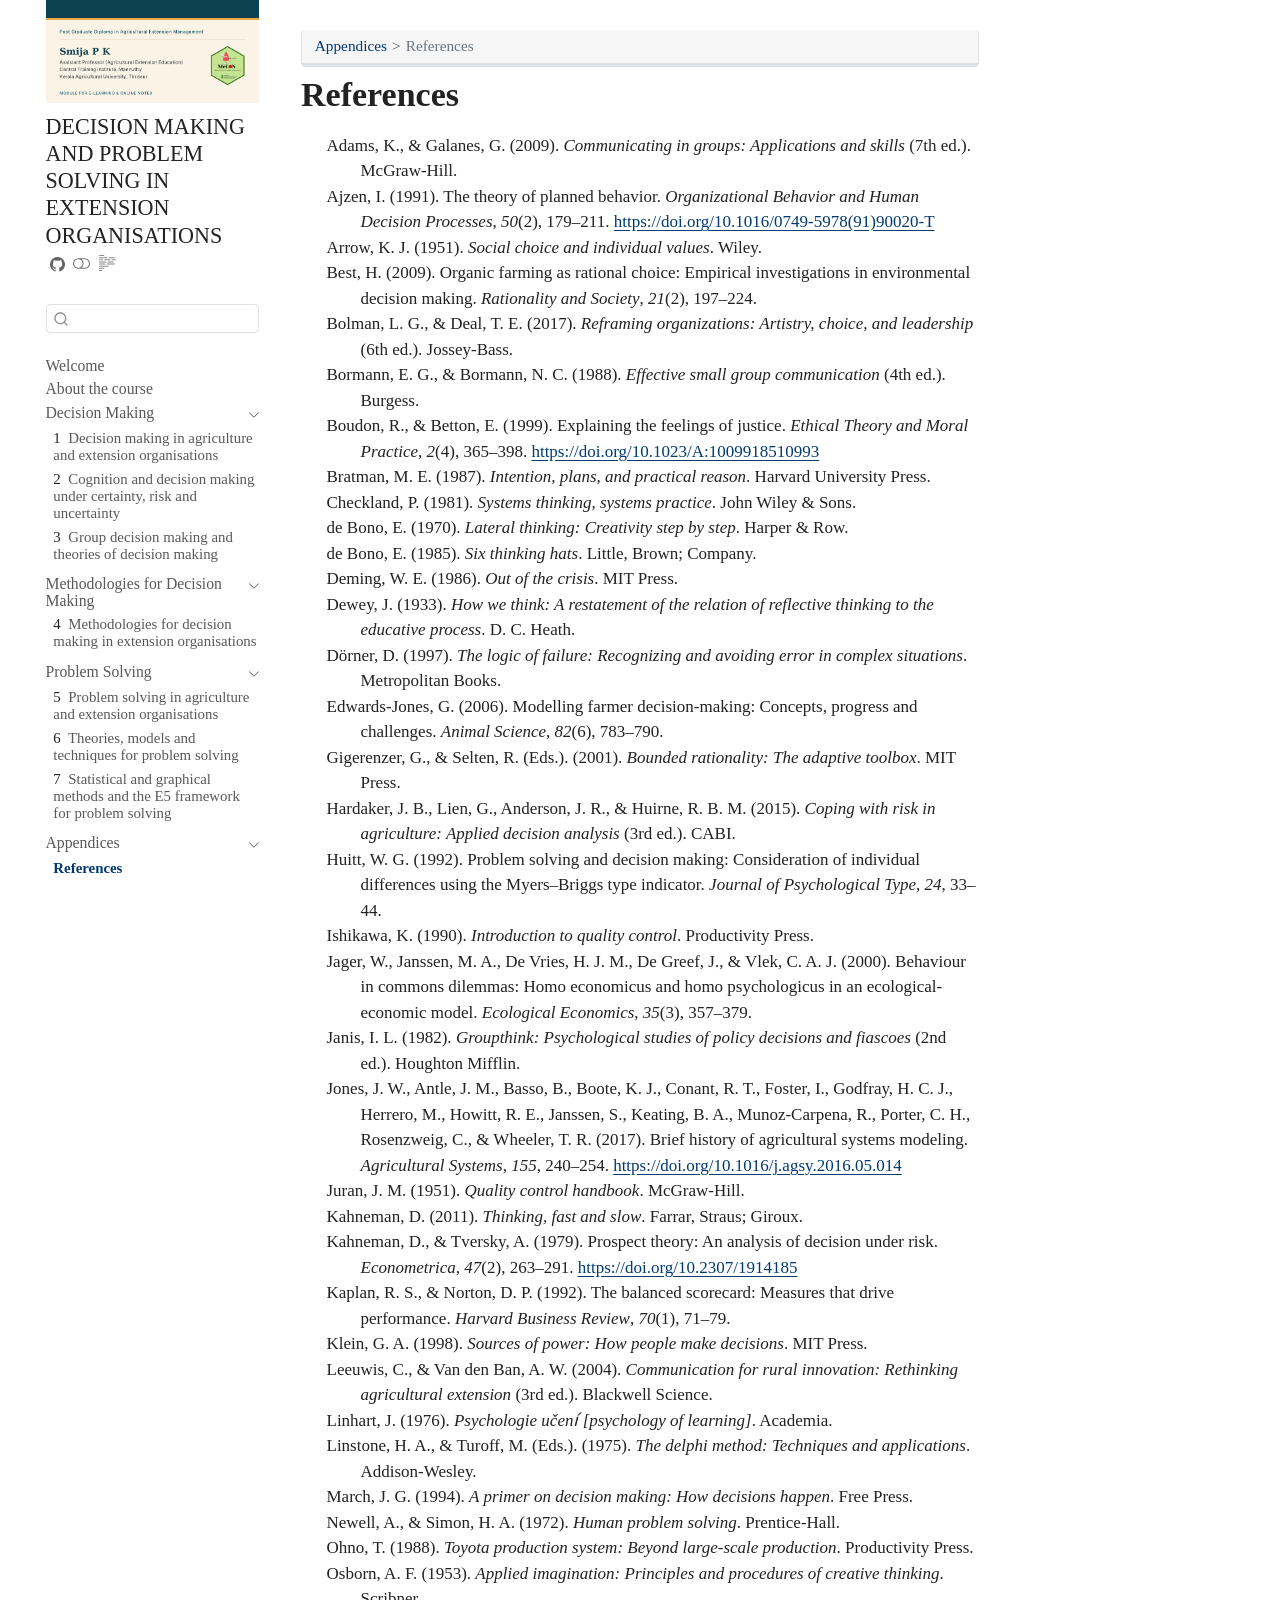
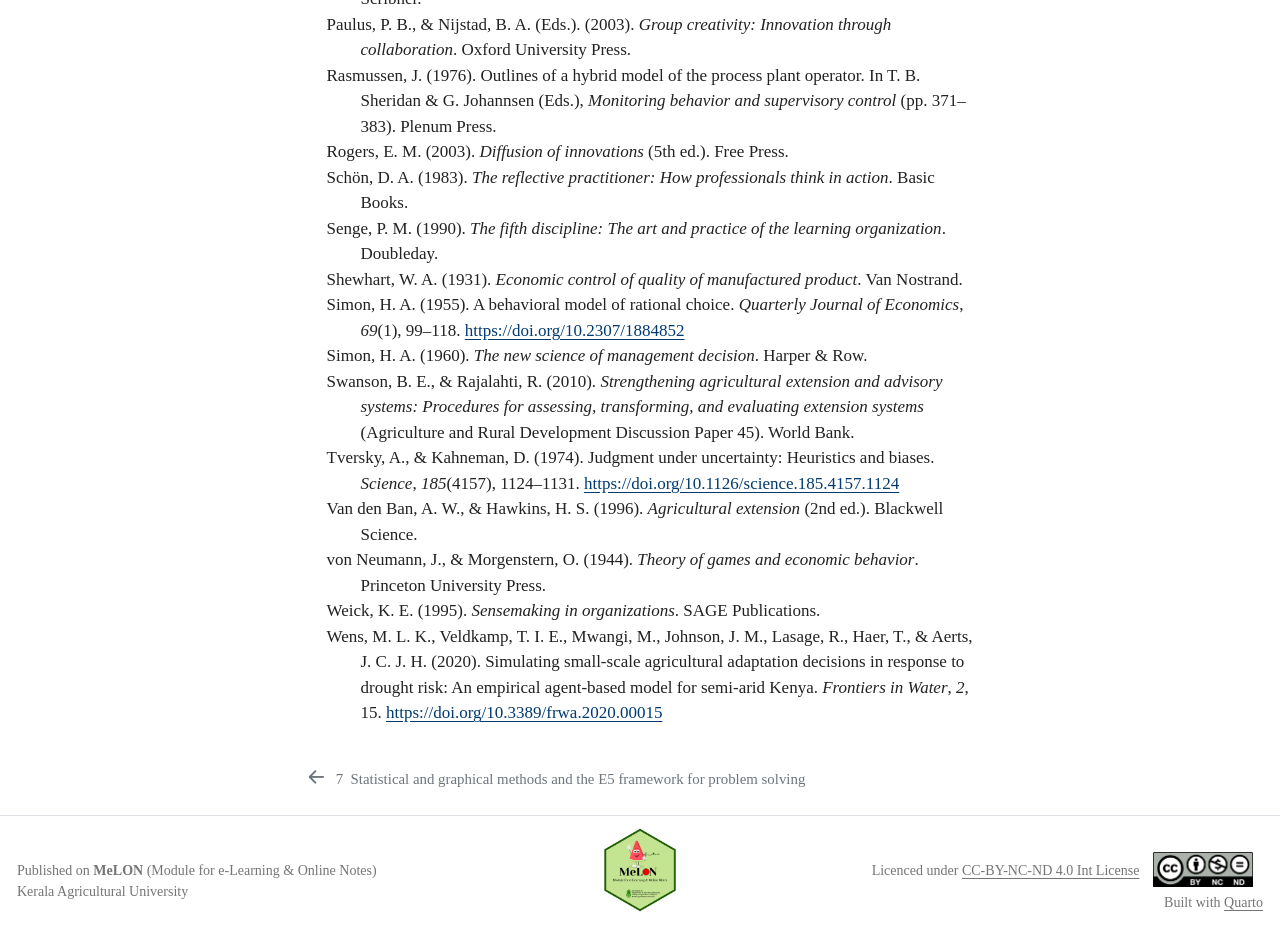
<file: docs/references.html>
<!DOCTYPE html>
<html xmlns="http://www.w3.org/1999/xhtml" lang="en" xml:lang="en"><head>

<meta charset="utf-8">
<meta name="generator" content="quarto-1.6.42">

<meta name="viewport" content="width=device-width, initial-scale=1.0, user-scalable=yes">


<title>References – DECISION MAKING AND PROBLEM SOLVING IN EXTENSION ORGANISATIONS</title>
<style>
code{white-space: pre-wrap;}
span.smallcaps{font-variant: small-caps;}
div.columns{display: flex; gap: min(4vw, 1.5em);}
div.column{flex: auto; overflow-x: auto;}
div.hanging-indent{margin-left: 1.5em; text-indent: -1.5em;}
ul.task-list{list-style: none;}
ul.task-list li input[type="checkbox"] {
  width: 0.8em;
  margin: 0 0.8em 0.2em -1em; /* quarto-specific, see https://github.com/quarto-dev/quarto-cli/issues/4556 */ 
  vertical-align: middle;
}
/* CSS for citations */
div.csl-bib-body { }
div.csl-entry {
  clear: both;
}
.hanging-indent div.csl-entry {
  margin-left:2em;
  text-indent:-2em;
}
div.csl-left-margin {
  min-width:2em;
  float:left;
}
div.csl-right-inline {
  margin-left:2em;
  padding-left:1em;
}
div.csl-indent {
  margin-left: 2em;
}</style>


<script src="site_libs/quarto-nav/quarto-nav.js"></script>
<script src="site_libs/quarto-nav/headroom.min.js"></script>
<script src="site_libs/clipboard/clipboard.min.js"></script>
<script src="site_libs/quarto-search/autocomplete.umd.js"></script>
<script src="site_libs/quarto-search/fuse.min.js"></script>
<script src="site_libs/quarto-search/quarto-search.js"></script>
<meta name="quarto:offset" content="./">
<link href="./statTools.html" rel="prev">
<link href="./images/cover.png" rel="icon" type="image/png">
<script src="site_libs/quarto-html/quarto.js"></script>
<script src="site_libs/quarto-html/popper.min.js"></script>
<script src="site_libs/quarto-html/tippy.umd.min.js"></script>
<script src="site_libs/quarto-html/anchor.min.js"></script>
<link href="site_libs/quarto-html/tippy.css" rel="stylesheet">
<link href="site_libs/quarto-html/quarto-syntax-highlighting-2f5df379a58b258e96c21c0638c20c03.css" rel="stylesheet" class="quarto-color-scheme" id="quarto-text-highlighting-styles">
<link href="site_libs/quarto-html/quarto-syntax-highlighting-dark-b53751a350365c71b6c909e95f209ed1.css" rel="prefetch" class="quarto-color-scheme quarto-color-alternate" id="quarto-text-highlighting-styles">
<script src="site_libs/bootstrap/bootstrap.min.js"></script>
<link href="site_libs/bootstrap/bootstrap-icons.css" rel="stylesheet">
<link href="site_libs/bootstrap/bootstrap-e6df8a1b696ee27fb6a199db3da8af22.min.css" rel="stylesheet" append-hash="true" class="quarto-color-scheme" id="quarto-bootstrap" data-mode="light">
<link href="site_libs/bootstrap/bootstrap-dark-d80d2bd28ac41ce5b2bccad92fb0b5a6.min.css" rel="prefetch" append-hash="true" class="quarto-color-scheme quarto-color-alternate" id="quarto-bootstrap" data-mode="dark">
<script id="quarto-search-options" type="application/json">{
  "location": "sidebar",
  "copy-button": false,
  "collapse-after": 3,
  "panel-placement": "start",
  "type": "textbox",
  "limit": 50,
  "keyboard-shortcut": [
    "f",
    "/",
    "s"
  ],
  "show-item-context": false,
  "language": {
    "search-no-results-text": "No results",
    "search-matching-documents-text": "matching documents",
    "search-copy-link-title": "Copy link to search",
    "search-hide-matches-text": "Hide additional matches",
    "search-more-match-text": "more match in this document",
    "search-more-matches-text": "more matches in this document",
    "search-clear-button-title": "Clear",
    "search-text-placeholder": "",
    "search-detached-cancel-button-title": "Cancel",
    "search-submit-button-title": "Submit",
    "search-label": "Search"
  }
}</script>
<style>
/* Natural column widths for short data tables; retain local mobile scrolling. */
main table.compact-data-table {
  width: auto;
  min-width: 0;
  max-width: 100%;
  margin-inline: auto;
  table-layout: auto;
}
main table.compact-data-table th,
main table.compact-data-table td {
  padding: 0.4em 1em;
  vertical-align: middle;
  overflow-wrap: normal;
  word-break: normal;
}
</style>
<script>
// kable HTML cells retain $...$ delimiters; Pandoc's normal prose uses \(...\).
// Support both without changing the table data, markup, or print rendering.
window.MathJax = {
  tex: {
    inlineMath: { "[+]": [["$", "$"]] },
    processEscapes: true
  }
};
</script>


<meta property="og:title" content="References – DECISION MAKING AND PROBLEM SOLVING IN EXTENSION ORGANISATIONS">
<meta property="og:image" content="https://kaumelon.github.io/pgdaem-spk1/images/cover.png">
<meta property="og:site_name" content="DECISION MAKING AND PROBLEM SOLVING IN EXTENSION ORGANISATIONS">
<meta property="og:image:alt" content="Decision Making and Problem Solving in Extension Organisations">
<meta property="og:image:height" content="2000">
<meta property="og:image:width" content="1254">
<meta name="twitter:title" content="References – DECISION MAKING AND PROBLEM SOLVING IN EXTENSION ORGANISATIONS">
<meta name="twitter:image" content="https://kaumelon.github.io/pgdaem-spk1/images/cover.png">
<meta name="twitter:image:alt" content="Decision Making and Problem Solving in Extension Organisations">
<meta name="twitter:card" content="summary_large_image">
<meta name="twitter:image-height" content="2000">
<meta name="twitter:image-width" content="1254">
</head>

<body class="nav-sidebar floating">

<div id="quarto-search-results"></div>
  <header id="quarto-header" class="headroom fixed-top">
  <nav class="quarto-secondary-nav">
    <div class="container-fluid d-flex">
      <button type="button" class="quarto-btn-toggle btn" data-bs-toggle="collapse" role="button" data-bs-target=".quarto-sidebar-collapse-item" aria-controls="quarto-sidebar" aria-expanded="false" aria-label="Toggle sidebar navigation" onclick="if (window.quartoToggleHeadroom) { window.quartoToggleHeadroom(); }">
        <i class="bi bi-layout-text-sidebar-reverse"></i>
      </button>
        <nav class="quarto-page-breadcrumbs" aria-label="breadcrumb"><ol class="breadcrumb"><li class="breadcrumb-item"><a href="./references.html">Appendices</a></li><li class="breadcrumb-item"><a href="./references.html">References</a></li></ol></nav>
        <a class="flex-grow-1" role="navigation" data-bs-toggle="collapse" data-bs-target=".quarto-sidebar-collapse-item" aria-controls="quarto-sidebar" aria-expanded="false" aria-label="Toggle sidebar navigation" onclick="if (window.quartoToggleHeadroom) { window.quartoToggleHeadroom(); }">      
        </a>
      <button type="button" class="btn quarto-search-button" aria-label="Search" onclick="window.quartoOpenSearch();">
        <i class="bi bi-search"></i>
      </button>
    </div>
  </nav>
</header>
<!-- content -->
<div id="quarto-content" class="quarto-container page-columns page-rows-contents page-layout-article">
<!-- sidebar -->
  <nav id="quarto-sidebar" class="sidebar collapse collapse-horizontal quarto-sidebar-collapse-item sidebar-navigation floating overflow-auto">
    <div class="pt-lg-2 mt-2 text-left sidebar-header sidebar-header-stacked">
      <a href="./index.html" class="sidebar-logo-link">
      <img src="./images/cover.png" alt="" class="sidebar-logo py-0 d-lg-inline d-none">
      </a>
    <div class="sidebar-title mb-0 py-0">
      <a href="./">DECISION MAKING AND PROBLEM SOLVING IN EXTENSION ORGANISATIONS</a> 
        <div class="sidebar-tools-main tools-wide">
    <a href="https://github.com/KAUMELON/pgdaem-spk1" title="Source Code" class="quarto-navigation-tool px-1" aria-label="Source Code"><i class="bi bi-github"></i></a>
  <a href="" class="quarto-color-scheme-toggle quarto-navigation-tool  px-1" onclick="window.quartoToggleColorScheme(); return false;" title="Toggle dark mode"><i class="bi"></i></a>
  <a href="" class="quarto-reader-toggle quarto-navigation-tool px-1" onclick="window.quartoToggleReader(); return false;" title="Toggle reader mode">
  <div class="quarto-reader-toggle-btn">
  <i class="bi"></i>
  </div>
</a>
</div>
    </div>
      </div>
        <div class="mt-2 flex-shrink-0 align-items-center">
        <div class="sidebar-search">
        <div id="quarto-search" class="" title="Search"></div>
        </div>
        </div>
    <div class="sidebar-menu-container"> 
    <ul class="list-unstyled mt-1">
        <li class="sidebar-item">
  <div class="sidebar-item-container"> 
  <a href="./index.html" class="sidebar-item-text sidebar-link">
 <span class="menu-text">Welcome</span></a>
  </div>
</li>
        <li class="sidebar-item">
  <div class="sidebar-item-container"> 
  <a href="./preface.html" class="sidebar-item-text sidebar-link">
 <span class="menu-text">About the course</span></a>
  </div>
</li>
        <li class="sidebar-item sidebar-item-section">
      <div class="sidebar-item-container"> 
            <a class="sidebar-item-text sidebar-link text-start" data-bs-toggle="collapse" data-bs-target="#quarto-sidebar-section-1" role="navigation" aria-expanded="true">
 <span class="menu-text">Decision Making</span></a>
          <a class="sidebar-item-toggle text-start" data-bs-toggle="collapse" data-bs-target="#quarto-sidebar-section-1" role="navigation" aria-expanded="true" aria-label="Toggle section">
            <i class="bi bi-chevron-right ms-2"></i>
          </a> 
      </div>
      <ul id="quarto-sidebar-section-1" class="collapse list-unstyled sidebar-section depth1 show">  
          <li class="sidebar-item">
  <div class="sidebar-item-container"> 
  <a href="./decisionMaking.html" class="sidebar-item-text sidebar-link">
 <span class="menu-text"><span class="chapter-number">1</span>&nbsp; <span class="chapter-title">Decision making in agriculture and extension organisations</span></span></a>
  </div>
</li>
          <li class="sidebar-item">
  <div class="sidebar-item-container"> 
  <a href="./cognitionRisk.html" class="sidebar-item-text sidebar-link">
 <span class="menu-text"><span class="chapter-number">2</span>&nbsp; <span class="chapter-title">Cognition and decision making under certainty, risk and uncertainty</span></span></a>
  </div>
</li>
          <li class="sidebar-item">
  <div class="sidebar-item-container"> 
  <a href="./groupTheories.html" class="sidebar-item-text sidebar-link">
 <span class="menu-text"><span class="chapter-number">3</span>&nbsp; <span class="chapter-title">Group decision making and theories of decision making</span></span></a>
  </div>
</li>
      </ul>
  </li>
        <li class="sidebar-item sidebar-item-section">
      <div class="sidebar-item-container"> 
            <a class="sidebar-item-text sidebar-link text-start" data-bs-toggle="collapse" data-bs-target="#quarto-sidebar-section-2" role="navigation" aria-expanded="true">
 <span class="menu-text">Methodologies for Decision Making</span></a>
          <a class="sidebar-item-toggle text-start" data-bs-toggle="collapse" data-bs-target="#quarto-sidebar-section-2" role="navigation" aria-expanded="true" aria-label="Toggle section">
            <i class="bi bi-chevron-right ms-2"></i>
          </a> 
      </div>
      <ul id="quarto-sidebar-section-2" class="collapse list-unstyled sidebar-section depth1 show">  
          <li class="sidebar-item">
  <div class="sidebar-item-container"> 
  <a href="./dmMethods.html" class="sidebar-item-text sidebar-link">
 <span class="menu-text"><span class="chapter-number">4</span>&nbsp; <span class="chapter-title">Methodologies for decision making in extension organisations</span></span></a>
  </div>
</li>
      </ul>
  </li>
        <li class="sidebar-item sidebar-item-section">
      <div class="sidebar-item-container"> 
            <a class="sidebar-item-text sidebar-link text-start" data-bs-toggle="collapse" data-bs-target="#quarto-sidebar-section-3" role="navigation" aria-expanded="true">
 <span class="menu-text">Problem Solving</span></a>
          <a class="sidebar-item-toggle text-start" data-bs-toggle="collapse" data-bs-target="#quarto-sidebar-section-3" role="navigation" aria-expanded="true" aria-label="Toggle section">
            <i class="bi bi-chevron-right ms-2"></i>
          </a> 
      </div>
      <ul id="quarto-sidebar-section-3" class="collapse list-unstyled sidebar-section depth1 show">  
          <li class="sidebar-item">
  <div class="sidebar-item-container"> 
  <a href="./problemSolving.html" class="sidebar-item-text sidebar-link">
 <span class="menu-text"><span class="chapter-number">5</span>&nbsp; <span class="chapter-title">Problem solving in agriculture and extension organisations</span></span></a>
  </div>
</li>
          <li class="sidebar-item">
  <div class="sidebar-item-container"> 
  <a href="./psModels.html" class="sidebar-item-text sidebar-link">
 <span class="menu-text"><span class="chapter-number">6</span>&nbsp; <span class="chapter-title">Theories, models and techniques for problem solving</span></span></a>
  </div>
</li>
          <li class="sidebar-item">
  <div class="sidebar-item-container"> 
  <a href="./statTools.html" class="sidebar-item-text sidebar-link">
 <span class="menu-text"><span class="chapter-number">7</span>&nbsp; <span class="chapter-title">Statistical and graphical methods and the E5 framework for problem solving</span></span></a>
  </div>
</li>
      </ul>
  </li>
        <li class="sidebar-item sidebar-item-section">
      <div class="sidebar-item-container"> 
            <a class="sidebar-item-text sidebar-link text-start" data-bs-toggle="collapse" data-bs-target="#quarto-sidebar-section-4" role="navigation" aria-expanded="true">
 <span class="menu-text">Appendices</span></a>
          <a class="sidebar-item-toggle text-start" data-bs-toggle="collapse" data-bs-target="#quarto-sidebar-section-4" role="navigation" aria-expanded="true" aria-label="Toggle section">
            <i class="bi bi-chevron-right ms-2"></i>
          </a> 
      </div>
      <ul id="quarto-sidebar-section-4" class="collapse list-unstyled sidebar-section depth1 show">  
          <li class="sidebar-item">
  <div class="sidebar-item-container"> 
  <a href="./references.html" class="sidebar-item-text sidebar-link active">
 <span class="menu-text">References</span></a>
  </div>
</li>
      </ul>
  </li>
    </ul>
    </div>
</nav>
<div id="quarto-sidebar-glass" class="quarto-sidebar-collapse-item" data-bs-toggle="collapse" data-bs-target=".quarto-sidebar-collapse-item"></div>
<!-- margin-sidebar -->
    <div id="quarto-margin-sidebar" class="sidebar margin-sidebar zindex-bottom">
        
    </div>
<!-- main -->
<main class="content" id="quarto-document-content">

<header id="title-block-header" class="quarto-title-block default"><nav class="quarto-page-breadcrumbs quarto-title-breadcrumbs d-none d-lg-block" aria-label="breadcrumb"><ol class="breadcrumb"><li class="breadcrumb-item"><a href="./references.html">Appendices</a></li><li class="breadcrumb-item"><a href="./references.html">References</a></li></ol></nav>
<div class="quarto-title">
<h1 class="title">References</h1>
</div>



<div class="quarto-title-meta">

    
  
    
  </div>
  


</header>


<div id="refs" class="references csl-bib-body hanging-indent" data-entry-spacing="0" data-line-spacing="2" role="list">
<div id="ref-adams2009" class="csl-entry" role="listitem">
Adams, K., &amp; Galanes, G. (2009). <em>Communicating in groups:
Applications and skills</em> (7th ed.). McGraw-Hill.
</div>
<div id="ref-ajzen1991" class="csl-entry" role="listitem">
Ajzen, I. (1991). The theory of planned behavior. <em>Organizational
Behavior and Human Decision Processes</em>, <em>50</em>(2), 179–211. <a href="https://doi.org/10.1016/0749-5978(91)90020-T">https://doi.org/10.1016/0749-5978(91)90020-T</a>
</div>
<div id="ref-arrow1951" class="csl-entry" role="listitem">
Arrow, K. J. (1951). <em>Social choice and individual values</em>.
Wiley.
</div>
<div id="ref-best2009" class="csl-entry" role="listitem">
Best, H. (2009). Organic farming as rational choice: Empirical
investigations in environmental decision making. <em>Rationality and
Society</em>, <em>21</em>(2), 197–224.
</div>
<div id="ref-bolman2017" class="csl-entry" role="listitem">
Bolman, L. G., &amp; Deal, T. E. (2017). <em>Reframing organizations:
Artistry, choice, and leadership</em> (6th ed.). Jossey-Bass.
</div>
<div id="ref-bormann1988" class="csl-entry" role="listitem">
Bormann, E. G., &amp; Bormann, N. C. (1988). <em>Effective small group
communication</em> (4th ed.). Burgess.
</div>
<div id="ref-boudon1999" class="csl-entry" role="listitem">
Boudon, R., &amp; Betton, E. (1999). Explaining the feelings of justice.
<em>Ethical Theory and Moral Practice</em>, <em>2</em>(4), 365–398. <a href="https://doi.org/10.1023/A:1009918510993">https://doi.org/10.1023/A:1009918510993</a>
</div>
<div id="ref-bratman1987" class="csl-entry" role="listitem">
Bratman, M. E. (1987). <em>Intention, plans, and practical reason</em>.
Harvard University Press.
</div>
<div id="ref-checkland1981" class="csl-entry" role="listitem">
Checkland, P. (1981). <em>Systems thinking, systems practice</em>. John
Wiley &amp; Sons.
</div>
<div id="ref-debono1970" class="csl-entry" role="listitem">
de Bono, E. (1970). <em>Lateral thinking: Creativity step by step</em>.
Harper &amp; Row.
</div>
<div id="ref-debono1985" class="csl-entry" role="listitem">
de Bono, E. (1985). <em>Six thinking hats</em>. Little, Brown; Company.
</div>
<div id="ref-deming1986" class="csl-entry" role="listitem">
Deming, W. E. (1986). <em>Out of the crisis</em>. MIT Press.
</div>
<div id="ref-dewey1933" class="csl-entry" role="listitem">
Dewey, J. (1933). <em>How we think: A restatement of the relation of
reflective thinking to the educative process</em>. D. C. Heath.
</div>
<div id="ref-dorner1997" class="csl-entry" role="listitem">
Dörner, D. (1997). <em>The logic of failure: Recognizing and avoiding
error in complex situations</em>. Metropolitan Books.
</div>
<div id="ref-edwardsjones2006" class="csl-entry" role="listitem">
Edwards-Jones, G. (2006). Modelling farmer decision-making: Concepts,
progress and challenges. <em>Animal Science</em>, <em>82</em>(6),
783–790.
</div>
<div id="ref-gigerenzer2001" class="csl-entry" role="listitem">
Gigerenzer, G., &amp; Selten, R. (Eds.). (2001). <em>Bounded
rationality: The adaptive toolbox</em>. MIT Press.
</div>
<div id="ref-hardaker2015" class="csl-entry" role="listitem">
Hardaker, J. B., Lien, G., Anderson, J. R., &amp; Huirne, R. B. M.
(2015). <em>Coping with risk in agriculture: Applied decision
analysis</em> (3rd ed.). CABI.
</div>
<div id="ref-huitt1992" class="csl-entry" role="listitem">
Huitt, W. G. (1992). Problem solving and decision making: Consideration
of individual differences using the <span>Myers–Briggs</span> type
indicator. <em>Journal of Psychological Type</em>, <em>24</em>, 33–44.
</div>
<div id="ref-ishikawa1990" class="csl-entry" role="listitem">
Ishikawa, K. (1990). <em>Introduction to quality control</em>.
Productivity Press.
</div>
<div id="ref-jager2000" class="csl-entry" role="listitem">
Jager, W., Janssen, M. A., De Vries, H. J. M., De Greef, J., &amp; Vlek,
C. A. J. (2000). Behaviour in commons dilemmas: Homo economicus and homo
psychologicus in an ecological-economic model. <em>Ecological
Economics</em>, <em>35</em>(3), 357–379.
</div>
<div id="ref-janis1982" class="csl-entry" role="listitem">
Janis, I. L. (1982). <em>Groupthink: Psychological studies of policy
decisions and fiascoes</em> (2nd ed.). Houghton Mifflin.
</div>
<div id="ref-jones2017" class="csl-entry" role="listitem">
Jones, J. W., Antle, J. M., Basso, B., Boote, K. J., Conant, R. T.,
Foster, I., Godfray, H. C. J., Herrero, M., Howitt, R. E., Janssen, S.,
Keating, B. A., Munoz-Carpena, R., Porter, C. H., Rosenzweig, C., &amp;
Wheeler, T. R. (2017). Brief history of agricultural systems modeling.
<em>Agricultural Systems</em>, <em>155</em>, 240–254. <a href="https://doi.org/10.1016/j.agsy.2016.05.014">https://doi.org/10.1016/j.agsy.2016.05.014</a>
</div>
<div id="ref-juran1951" class="csl-entry" role="listitem">
Juran, J. M. (1951). <em>Quality control handbook</em>. McGraw-Hill.
</div>
<div id="ref-kahneman2011" class="csl-entry" role="listitem">
Kahneman, D. (2011). <em>Thinking, fast and slow</em>. Farrar, Straus;
Giroux.
</div>
<div id="ref-kahneman1979" class="csl-entry" role="listitem">
Kahneman, D., &amp; Tversky, A. (1979). Prospect theory: An analysis of
decision under risk. <em>Econometrica</em>, <em>47</em>(2), 263–291. <a href="https://doi.org/10.2307/1914185">https://doi.org/10.2307/1914185</a>
</div>
<div id="ref-kaplan1992" class="csl-entry" role="listitem">
Kaplan, R. S., &amp; Norton, D. P. (1992). The balanced scorecard:
Measures that drive performance. <em>Harvard Business Review</em>,
<em>70</em>(1), 71–79.
</div>
<div id="ref-klein1998" class="csl-entry" role="listitem">
Klein, G. A. (1998). <em>Sources of power: How people make
decisions</em>. MIT Press.
</div>
<div id="ref-leeuwis2004" class="csl-entry" role="listitem">
Leeuwis, C., &amp; Van den Ban, A. W. (2004). <em>Communication for
rural innovation: Rethinking agricultural extension</em> (3rd ed.).
Blackwell Science.
</div>
<div id="ref-linhart1976" class="csl-entry" role="listitem">
Linhart, J. (1976). <em>Psychologie u<span>č</span>en<span>ı́</span>
[psychology of learning]</em>. Academia.
</div>
<div id="ref-linstone1975" class="csl-entry" role="listitem">
Linstone, H. A., &amp; Turoff, M. (Eds.). (1975). <em>The delphi method:
Techniques and applications</em>. Addison-Wesley.
</div>
<div id="ref-march1994" class="csl-entry" role="listitem">
March, J. G. (1994). <em>A primer on decision making: How decisions
happen</em>. Free Press.
</div>
<div id="ref-newell1972" class="csl-entry" role="listitem">
Newell, A., &amp; Simon, H. A. (1972). <em>Human problem solving</em>.
Prentice-Hall.
</div>
<div id="ref-ohno1988" class="csl-entry" role="listitem">
Ohno, T. (1988). <em>Toyota production system: Beyond large-scale
production</em>. Productivity Press.
</div>
<div id="ref-osborn1953" class="csl-entry" role="listitem">
Osborn, A. F. (1953). <em>Applied imagination: Principles and procedures
of creative thinking</em>. Scribner.
</div>
<div id="ref-paulus2003" class="csl-entry" role="listitem">
Paulus, P. B., &amp; Nijstad, B. A. (Eds.). (2003). <em>Group
creativity: Innovation through collaboration</em>. Oxford University
Press.
</div>
<div id="ref-rasmussen1976" class="csl-entry" role="listitem">
Rasmussen, J. (1976). Outlines of a hybrid model of the process plant
operator. In T. B. Sheridan &amp; G. Johannsen (Eds.), <em>Monitoring
behavior and supervisory control</em> (pp. 371–383). Plenum Press.
</div>
<div id="ref-rogers2003" class="csl-entry" role="listitem">
Rogers, E. M. (2003). <em>Diffusion of innovations</em> (5th ed.). Free
Press.
</div>
<div id="ref-schon1983" class="csl-entry" role="listitem">
Schön, D. A. (1983). <em>The reflective practitioner: How professionals
think in action</em>. Basic Books.
</div>
<div id="ref-senge1990" class="csl-entry" role="listitem">
Senge, P. M. (1990). <em>The fifth discipline: The art and practice of
the learning organization</em>. Doubleday.
</div>
<div id="ref-shewhart1931" class="csl-entry" role="listitem">
Shewhart, W. A. (1931). <em>Economic control of quality of manufactured
product</em>. Van Nostrand.
</div>
<div id="ref-simon1955" class="csl-entry" role="listitem">
Simon, H. A. (1955). A behavioral model of rational choice.
<em>Quarterly Journal of Economics</em>, <em>69</em>(1), 99–118. <a href="https://doi.org/10.2307/1884852">https://doi.org/10.2307/1884852</a>
</div>
<div id="ref-simon1960" class="csl-entry" role="listitem">
Simon, H. A. (1960). <em>The new science of management decision</em>.
Harper &amp; Row.
</div>
<div id="ref-swanson2010" class="csl-entry" role="listitem">
Swanson, B. E., &amp; Rajalahti, R. (2010). <em>Strengthening
agricultural extension and advisory systems: Procedures for assessing,
transforming, and evaluating extension systems</em> (Agriculture and
Rural Development Discussion Paper 45). World Bank.
</div>
<div id="ref-tversky1974" class="csl-entry" role="listitem">
Tversky, A., &amp; Kahneman, D. (1974). Judgment under uncertainty:
Heuristics and biases. <em>Science</em>, <em>185</em>(4157), 1124–1131.
<a href="https://doi.org/10.1126/science.185.4157.1124">https://doi.org/10.1126/science.185.4157.1124</a>
</div>
<div id="ref-vandenban1996" class="csl-entry" role="listitem">
Van den Ban, A. W., &amp; Hawkins, H. S. (1996). <em>Agricultural
extension</em> (2nd ed.). Blackwell Science.
</div>
<div id="ref-vonneumann1944" class="csl-entry" role="listitem">
von Neumann, J., &amp; Morgenstern, O. (1944). <em>Theory of games and
economic behavior</em>. Princeton University Press.
</div>
<div id="ref-weick1995" class="csl-entry" role="listitem">
Weick, K. E. (1995). <em>Sensemaking in organizations</em>. SAGE
Publications.
</div>
<div id="ref-wens2020" class="csl-entry" role="listitem">
Wens, M. L. K., Veldkamp, T. I. E., Mwangi, M., Johnson, J. M., Lasage,
R., Haer, T., &amp; Aerts, J. C. J. H. (2020). Simulating small-scale
agricultural adaptation decisions in response to drought risk: An
empirical agent-based model for semi-arid <span>Kenya</span>.
<em>Frontiers in Water</em>, <em>2</em>, 15. <a href="https://doi.org/10.3389/frwa.2020.00015">https://doi.org/10.3389/frwa.2020.00015</a>
</div>
</div>



</main> <!-- /main -->
<script id="quarto-html-after-body" type="application/javascript">
window.document.addEventListener("DOMContentLoaded", function (event) {
  const toggleBodyColorMode = (bsSheetEl) => {
    const mode = bsSheetEl.getAttribute("data-mode");
    const bodyEl = window.document.querySelector("body");
    if (mode === "dark") {
      bodyEl.classList.add("quarto-dark");
      bodyEl.classList.remove("quarto-light");
    } else {
      bodyEl.classList.add("quarto-light");
      bodyEl.classList.remove("quarto-dark");
    }
  }
  const toggleBodyColorPrimary = () => {
    const bsSheetEl = window.document.querySelector("link#quarto-bootstrap");
    if (bsSheetEl) {
      toggleBodyColorMode(bsSheetEl);
    }
  }
  toggleBodyColorPrimary();  
  const disableStylesheet = (stylesheets) => {
    for (let i=0; i < stylesheets.length; i++) {
      const stylesheet = stylesheets[i];
      stylesheet.rel = 'prefetch';
    }
  }
  const enableStylesheet = (stylesheets) => {
    for (let i=0; i < stylesheets.length; i++) {
      const stylesheet = stylesheets[i];
      stylesheet.rel = 'stylesheet';
    }
  }
  const manageTransitions = (selector, allowTransitions) => {
    const els = window.document.querySelectorAll(selector);
    for (let i=0; i < els.length; i++) {
      const el = els[i];
      if (allowTransitions) {
        el.classList.remove('notransition');
      } else {
        el.classList.add('notransition');
      }
    }
  }
  const toggleGiscusIfUsed = (isAlternate, darkModeDefault) => {
    const baseTheme = document.querySelector('#giscus-base-theme')?.value ?? 'light';
    const alternateTheme = document.querySelector('#giscus-alt-theme')?.value ?? 'dark';
    let newTheme = '';
    if(darkModeDefault) {
      newTheme = isAlternate ? baseTheme : alternateTheme;
    } else {
      newTheme = isAlternate ? alternateTheme : baseTheme;
    }
    const changeGiscusTheme = () => {
      // From: https://github.com/giscus/giscus/issues/336
      const sendMessage = (message) => {
        const iframe = document.querySelector('iframe.giscus-frame');
        if (!iframe) return;
        iframe.contentWindow.postMessage({ giscus: message }, 'https://giscus.app');
      }
      sendMessage({
        setConfig: {
          theme: newTheme
        }
      });
    }
    const isGiscussLoaded = window.document.querySelector('iframe.giscus-frame') !== null;
    if (isGiscussLoaded) {
      changeGiscusTheme();
    }
  }
  const toggleColorMode = (alternate) => {
    // Switch the stylesheets
    const alternateStylesheets = window.document.querySelectorAll('link.quarto-color-scheme.quarto-color-alternate');
    manageTransitions('#quarto-margin-sidebar .nav-link', false);
    if (alternate) {
      enableStylesheet(alternateStylesheets);
      for (const sheetNode of alternateStylesheets) {
        if (sheetNode.id === "quarto-bootstrap") {
          toggleBodyColorMode(sheetNode);
        }
      }
    } else {
      disableStylesheet(alternateStylesheets);
      toggleBodyColorPrimary();
    }
    manageTransitions('#quarto-margin-sidebar .nav-link', true);
    // Switch the toggles
    const toggles = window.document.querySelectorAll('.quarto-color-scheme-toggle');
    for (let i=0; i < toggles.length; i++) {
      const toggle = toggles[i];
      if (toggle) {
        if (alternate) {
          toggle.classList.add("alternate");     
        } else {
          toggle.classList.remove("alternate");
        }
      }
    }
    // Hack to workaround the fact that safari doesn't
    // properly recolor the scrollbar when toggling (#1455)
    if (navigator.userAgent.indexOf('Safari') > 0 && navigator.userAgent.indexOf('Chrome') == -1) {
      manageTransitions("body", false);
      window.scrollTo(0, 1);
      setTimeout(() => {
        window.scrollTo(0, 0);
        manageTransitions("body", true);
      }, 40);  
    }
  }
  const isFileUrl = () => { 
    return window.location.protocol === 'file:';
  }
  const hasAlternateSentinel = () => {  
    let styleSentinel = getColorSchemeSentinel();
    if (styleSentinel !== null) {
      return styleSentinel === "alternate";
    } else {
      return false;
    }
  }
  const setStyleSentinel = (alternate) => {
    const value = alternate ? "alternate" : "default";
    if (!isFileUrl()) {
      window.localStorage.setItem("quarto-color-scheme", value);
    } else {
      localAlternateSentinel = value;
    }
  }
  const getColorSchemeSentinel = () => {
    if (!isFileUrl()) {
      const storageValue = window.localStorage.getItem("quarto-color-scheme");
      return storageValue != null ? storageValue : localAlternateSentinel;
    } else {
      return localAlternateSentinel;
    }
  }
  const darkModeDefault = false;
  let localAlternateSentinel = darkModeDefault ? 'alternate' : 'default';
  // Dark / light mode switch
  window.quartoToggleColorScheme = () => {
    // Read the current dark / light value 
    let toAlternate = !hasAlternateSentinel();
    toggleColorMode(toAlternate);
    setStyleSentinel(toAlternate);
    toggleGiscusIfUsed(toAlternate, darkModeDefault);
  };
  // Ensure there is a toggle, if there isn't float one in the top right
  if (window.document.querySelector('.quarto-color-scheme-toggle') === null) {
    const a = window.document.createElement('a');
    a.classList.add('top-right');
    a.classList.add('quarto-color-scheme-toggle');
    a.href = "";
    a.onclick = function() { try { window.quartoToggleColorScheme(); } catch {} return false; };
    const i = window.document.createElement("i");
    i.classList.add('bi');
    a.appendChild(i);
    window.document.body.appendChild(a);
  }
  // Switch to dark mode if need be
  if (hasAlternateSentinel()) {
    toggleColorMode(true);
  } else {
    toggleColorMode(false);
  }
  const icon = "";
  const anchorJS = new window.AnchorJS();
  anchorJS.options = {
    placement: 'right',
    icon: icon
  };
  anchorJS.add('.anchored');
  const isCodeAnnotation = (el) => {
    for (const clz of el.classList) {
      if (clz.startsWith('code-annotation-')) {                     
        return true;
      }
    }
    return false;
  }
  const onCopySuccess = function(e) {
    // button target
    const button = e.trigger;
    // don't keep focus
    button.blur();
    // flash "checked"
    button.classList.add('code-copy-button-checked');
    var currentTitle = button.getAttribute("title");
    button.setAttribute("title", "Copied!");
    let tooltip;
    if (window.bootstrap) {
      button.setAttribute("data-bs-toggle", "tooltip");
      button.setAttribute("data-bs-placement", "left");
      button.setAttribute("data-bs-title", "Copied!");
      tooltip = new bootstrap.Tooltip(button, 
        { trigger: "manual", 
          customClass: "code-copy-button-tooltip",
          offset: [0, -8]});
      tooltip.show();    
    }
    setTimeout(function() {
      if (tooltip) {
        tooltip.hide();
        button.removeAttribute("data-bs-title");
        button.removeAttribute("data-bs-toggle");
        button.removeAttribute("data-bs-placement");
      }
      button.setAttribute("title", currentTitle);
      button.classList.remove('code-copy-button-checked');
    }, 1000);
    // clear code selection
    e.clearSelection();
  }
  const getTextToCopy = function(trigger) {
      const codeEl = trigger.previousElementSibling.cloneNode(true);
      for (const childEl of codeEl.children) {
        if (isCodeAnnotation(childEl)) {
          childEl.remove();
        }
      }
      return codeEl.innerText;
  }
  const clipboard = new window.ClipboardJS('.code-copy-button:not([data-in-quarto-modal])', {
    text: getTextToCopy
  });
  clipboard.on('success', onCopySuccess);
  if (window.document.getElementById('quarto-embedded-source-code-modal')) {
    const clipboardModal = new window.ClipboardJS('.code-copy-button[data-in-quarto-modal]', {
      text: getTextToCopy,
      container: window.document.getElementById('quarto-embedded-source-code-modal')
    });
    clipboardModal.on('success', onCopySuccess);
  }
    var localhostRegex = new RegExp(/^(?:http|https):\/\/localhost\:?[0-9]*\//);
    var mailtoRegex = new RegExp(/^mailto:/);
      var filterRegex = new RegExp("https:\/\/kaumelon\.github\.io\/pgdaem-spk1\/");
    var isInternal = (href) => {
        return filterRegex.test(href) || localhostRegex.test(href) || mailtoRegex.test(href);
    }
    // Inspect non-navigation links and adorn them if external
 	var links = window.document.querySelectorAll('a[href]:not(.nav-link):not(.navbar-brand):not(.toc-action):not(.sidebar-link):not(.sidebar-item-toggle):not(.pagination-link):not(.no-external):not([aria-hidden]):not(.dropdown-item):not(.quarto-navigation-tool):not(.about-link)');
    for (var i=0; i<links.length; i++) {
      const link = links[i];
      if (!isInternal(link.href)) {
        // undo the damage that might have been done by quarto-nav.js in the case of
        // links that we want to consider external
        if (link.dataset.originalHref !== undefined) {
          link.href = link.dataset.originalHref;
        }
      }
    }
  function tippyHover(el, contentFn, onTriggerFn, onUntriggerFn) {
    const config = {
      allowHTML: true,
      maxWidth: 500,
      delay: 100,
      arrow: false,
      appendTo: function(el) {
          return el.parentElement;
      },
      interactive: true,
      interactiveBorder: 10,
      theme: 'quarto',
      placement: 'bottom-start',
    };
    if (contentFn) {
      config.content = contentFn;
    }
    if (onTriggerFn) {
      config.onTrigger = onTriggerFn;
    }
    if (onUntriggerFn) {
      config.onUntrigger = onUntriggerFn;
    }
    window.tippy(el, config); 
  }
  const noterefs = window.document.querySelectorAll('a[role="doc-noteref"]');
  for (var i=0; i<noterefs.length; i++) {
    const ref = noterefs[i];
    tippyHover(ref, function() {
      // use id or data attribute instead here
      let href = ref.getAttribute('data-footnote-href') || ref.getAttribute('href');
      try { href = new URL(href).hash; } catch {}
      const id = href.replace(/^#\/?/, "");
      const note = window.document.getElementById(id);
      if (note) {
        return note.innerHTML;
      } else {
        return "";
      }
    });
  }
  const xrefs = window.document.querySelectorAll('a.quarto-xref');
  const processXRef = (id, note) => {
    // Strip column container classes
    const stripColumnClz = (el) => {
      el.classList.remove("page-full", "page-columns");
      if (el.children) {
        for (const child of el.children) {
          stripColumnClz(child);
        }
      }
    }
    stripColumnClz(note)
    if (id === null || id.startsWith('sec-')) {
      // Special case sections, only their first couple elements
      const container = document.createElement("div");
      if (note.children && note.children.length > 2) {
        container.appendChild(note.children[0].cloneNode(true));
        for (let i = 1; i < note.children.length; i++) {
          const child = note.children[i];
          if (child.tagName === "P" && child.innerText === "") {
            continue;
          } else {
            container.appendChild(child.cloneNode(true));
            break;
          }
        }
        if (window.Quarto?.typesetMath) {
          window.Quarto.typesetMath(container);
        }
        return container.innerHTML
      } else {
        if (window.Quarto?.typesetMath) {
          window.Quarto.typesetMath(note);
        }
        return note.innerHTML;
      }
    } else {
      // Remove any anchor links if they are present
      const anchorLink = note.querySelector('a.anchorjs-link');
      if (anchorLink) {
        anchorLink.remove();
      }
      if (window.Quarto?.typesetMath) {
        window.Quarto.typesetMath(note);
      }
      if (note.classList.contains("callout")) {
        return note.outerHTML;
      } else {
        return note.innerHTML;
      }
    }
  }
  for (var i=0; i<xrefs.length; i++) {
    const xref = xrefs[i];
    tippyHover(xref, undefined, function(instance) {
      instance.disable();
      let url = xref.getAttribute('href');
      let hash = undefined; 
      if (url.startsWith('#')) {
        hash = url;
      } else {
        try { hash = new URL(url).hash; } catch {}
      }
      if (hash) {
        const id = hash.replace(/^#\/?/, "");
        const note = window.document.getElementById(id);
        if (note !== null) {
          try {
            const html = processXRef(id, note.cloneNode(true));
            instance.setContent(html);
          } finally {
            instance.enable();
            instance.show();
          }
        } else {
          // See if we can fetch this
          fetch(url.split('#')[0])
          .then(res => res.text())
          .then(html => {
            const parser = new DOMParser();
            const htmlDoc = parser.parseFromString(html, "text/html");
            const note = htmlDoc.getElementById(id);
            if (note !== null) {
              const html = processXRef(id, note);
              instance.setContent(html);
            } 
          }).finally(() => {
            instance.enable();
            instance.show();
          });
        }
      } else {
        // See if we can fetch a full url (with no hash to target)
        // This is a special case and we should probably do some content thinning / targeting
        fetch(url)
        .then(res => res.text())
        .then(html => {
          const parser = new DOMParser();
          const htmlDoc = parser.parseFromString(html, "text/html");
          const note = htmlDoc.querySelector('main.content');
          if (note !== null) {
            // This should only happen for chapter cross references
            // (since there is no id in the URL)
            // remove the first header
            if (note.children.length > 0 && note.children[0].tagName === "HEADER") {
              note.children[0].remove();
            }
            const html = processXRef(null, note);
            instance.setContent(html);
          } 
        }).finally(() => {
          instance.enable();
          instance.show();
        });
      }
    }, function(instance) {
    });
  }
      let selectedAnnoteEl;
      const selectorForAnnotation = ( cell, annotation) => {
        let cellAttr = 'data-code-cell="' + cell + '"';
        let lineAttr = 'data-code-annotation="' +  annotation + '"';
        const selector = 'span[' + cellAttr + '][' + lineAttr + ']';
        return selector;
      }
      const selectCodeLines = (annoteEl) => {
        const doc = window.document;
        const targetCell = annoteEl.getAttribute("data-target-cell");
        const targetAnnotation = annoteEl.getAttribute("data-target-annotation");
        const annoteSpan = window.document.querySelector(selectorForAnnotation(targetCell, targetAnnotation));
        const lines = annoteSpan.getAttribute("data-code-lines").split(",");
        const lineIds = lines.map((line) => {
          return targetCell + "-" + line;
        })
        let top = null;
        let height = null;
        let parent = null;
        if (lineIds.length > 0) {
            //compute the position of the single el (top and bottom and make a div)
            const el = window.document.getElementById(lineIds[0]);
            top = el.offsetTop;
            height = el.offsetHeight;
            parent = el.parentElement.parentElement;
          if (lineIds.length > 1) {
            const lastEl = window.document.getElementById(lineIds[lineIds.length - 1]);
            const bottom = lastEl.offsetTop + lastEl.offsetHeight;
            height = bottom - top;
          }
          if (top !== null && height !== null && parent !== null) {
            // cook up a div (if necessary) and position it 
            let div = window.document.getElementById("code-annotation-line-highlight");
            if (div === null) {
              div = window.document.createElement("div");
              div.setAttribute("id", "code-annotation-line-highlight");
              div.style.position = 'absolute';
              parent.appendChild(div);
            }
            div.style.top = top - 2 + "px";
            div.style.height = height + 4 + "px";
            div.style.left = 0;
            let gutterDiv = window.document.getElementById("code-annotation-line-highlight-gutter");
            if (gutterDiv === null) {
              gutterDiv = window.document.createElement("div");
              gutterDiv.setAttribute("id", "code-annotation-line-highlight-gutter");
              gutterDiv.style.position = 'absolute';
              const codeCell = window.document.getElementById(targetCell);
              const gutter = codeCell.querySelector('.code-annotation-gutter');
              gutter.appendChild(gutterDiv);
            }
            gutterDiv.style.top = top - 2 + "px";
            gutterDiv.style.height = height + 4 + "px";
          }
          selectedAnnoteEl = annoteEl;
        }
      };
      const unselectCodeLines = () => {
        const elementsIds = ["code-annotation-line-highlight", "code-annotation-line-highlight-gutter"];
        elementsIds.forEach((elId) => {
          const div = window.document.getElementById(elId);
          if (div) {
            div.remove();
          }
        });
        selectedAnnoteEl = undefined;
      };
        // Handle positioning of the toggle
    window.addEventListener(
      "resize",
      throttle(() => {
        elRect = undefined;
        if (selectedAnnoteEl) {
          selectCodeLines(selectedAnnoteEl);
        }
      }, 10)
    );
    function throttle(fn, ms) {
    let throttle = false;
    let timer;
      return (...args) => {
        if(!throttle) { // first call gets through
            fn.apply(this, args);
            throttle = true;
        } else { // all the others get throttled
            if(timer) clearTimeout(timer); // cancel #2
            timer = setTimeout(() => {
              fn.apply(this, args);
              timer = throttle = false;
            }, ms);
        }
      };
    }
      // Attach click handler to the DT
      const annoteDls = window.document.querySelectorAll('dt[data-target-cell]');
      for (const annoteDlNode of annoteDls) {
        annoteDlNode.addEventListener('click', (event) => {
          const clickedEl = event.target;
          if (clickedEl !== selectedAnnoteEl) {
            unselectCodeLines();
            const activeEl = window.document.querySelector('dt[data-target-cell].code-annotation-active');
            if (activeEl) {
              activeEl.classList.remove('code-annotation-active');
            }
            selectCodeLines(clickedEl);
            clickedEl.classList.add('code-annotation-active');
          } else {
            // Unselect the line
            unselectCodeLines();
            clickedEl.classList.remove('code-annotation-active');
          }
        });
      }
  const findCites = (el) => {
    const parentEl = el.parentElement;
    if (parentEl) {
      const cites = parentEl.dataset.cites;
      if (cites) {
        return {
          el,
          cites: cites.split(' ')
        };
      } else {
        return findCites(el.parentElement)
      }
    } else {
      return undefined;
    }
  };
  var bibliorefs = window.document.querySelectorAll('a[role="doc-biblioref"]');
  for (var i=0; i<bibliorefs.length; i++) {
    const ref = bibliorefs[i];
    const citeInfo = findCites(ref);
    if (citeInfo) {
      tippyHover(citeInfo.el, function() {
        var popup = window.document.createElement('div');
        citeInfo.cites.forEach(function(cite) {
          var citeDiv = window.document.createElement('div');
          citeDiv.classList.add('hanging-indent');
          citeDiv.classList.add('csl-entry');
          var biblioDiv = window.document.getElementById('ref-' + cite);
          if (biblioDiv) {
            citeDiv.innerHTML = biblioDiv.innerHTML;
          }
          popup.appendChild(citeDiv);
        });
        return popup.innerHTML;
      });
    }
  }
});
</script>
<nav class="page-navigation">
  <div class="nav-page nav-page-previous">
      <a href="./statTools.html" class="pagination-link" aria-label="Statistical and graphical methods and the E5 framework for problem solving">
        <i class="bi bi-arrow-left-short"></i> <span class="nav-page-text"><span class="chapter-number">7</span>&nbsp; <span class="chapter-title">Statistical and graphical methods and the E5 framework for problem solving</span></span>
      </a>          
  </div>
  <div class="nav-page nav-page-next">
  </div>
</nav>
</div> <!-- /content -->
<footer class="footer">
  <div class="nav-footer">
    <div class="nav-footer-left">
<p>Published on <strong>MeLON</strong> (Module for e-Learning &amp; Online Notes)<br>Kerala Agricultural University</p>
</div>   
    <div class="nav-footer-center">
<p><img src="./images/melon.png" class="img-fluid" style="width: auto; height: 90px; padding-left: 10px; padding-right: 10px; margin-bottom:5px;" alt="MeLON logo"></p>
</div>
    <div class="nav-footer-right">
<p>Licenced under <a href="https://creativecommons.org/licenses/by-nc-nd/4.0/">CC-BY-NC-ND 4.0 Int License</a> <a href="http://creativecommons.org/licenses/by-nc-nd/4.0/"><img src="./images/cclogo.png" class="img-fluid" style="width: auto; height: 35px; padding-left: 10px; padding-right: 10px; margin-bottom:5px;"></a> Built with <a href="https://quarto.org/">Quarto</a></p>
</div>
  </div>
</footer>
<script defer="" src="https://kaumelon.github.io/PGDAEM-spk1/assets/melon-tracker.js" data-book="pgdaem-decision-making"></script>




</body></html>
</file>
<file: docs/site_libs/quarto-html/tippy.css>
.tippy-box[data-animation=fade][data-state=hidden]{opacity:0}[data-tippy-root]{max-width:calc(100vw - 10px)}.tippy-box{position:relative;background-color:#333;color:#fff;border-radius:4px;font-size:14px;line-height:1.4;white-space:normal;outline:0;transition-property:transform,visibility,opacity}.tippy-box[data-placement^=top]>.tippy-arrow{bottom:0}.tippy-box[data-placement^=top]>.tippy-arrow:before{bottom:-7px;left:0;border-width:8px 8px 0;border-top-color:initial;transform-origin:center top}.tippy-box[data-placement^=bottom]>.tippy-arrow{top:0}.tippy-box[data-placement^=bottom]>.tippy-arrow:before{top:-7px;left:0;border-width:0 8px 8px;border-bottom-color:initial;transform-origin:center bottom}.tippy-box[data-placement^=left]>.tippy-arrow{right:0}.tippy-box[data-placement^=left]>.tippy-arrow:before{border-width:8px 0 8px 8px;border-left-color:initial;right:-7px;transform-origin:center left}.tippy-box[data-placement^=right]>.tippy-arrow{left:0}.tippy-box[data-placement^=right]>.tippy-arrow:before{left:-7px;border-width:8px 8px 8px 0;border-right-color:initial;transform-origin:center right}.tippy-box[data-inertia][data-state=visible]{transition-timing-function:cubic-bezier(.54,1.5,.38,1.11)}.tippy-arrow{width:16px;height:16px;color:#333}.tippy-arrow:before{content:"";position:absolute;border-color:transparent;border-style:solid}.tippy-content{position:relative;padding:5px 9px;z-index:1}
</file>
<file: docs/site_libs/quarto-html/quarto-syntax-highlighting-2f5df379a58b258e96c21c0638c20c03.css>
/* quarto syntax highlight colors */
:root {
  --quarto-hl-ot-color: #003B4F;
  --quarto-hl-at-color: #657422;
  --quarto-hl-ss-color: #20794D;
  --quarto-hl-an-color: #5E5E5E;
  --quarto-hl-fu-color: #4758AB;
  --quarto-hl-st-color: #20794D;
  --quarto-hl-cf-color: #003B4F;
  --quarto-hl-op-color: #5E5E5E;
  --quarto-hl-er-color: #AD0000;
  --quarto-hl-bn-color: #AD0000;
  --quarto-hl-al-color: #AD0000;
  --quarto-hl-va-color: #111111;
  --quarto-hl-bu-color: inherit;
  --quarto-hl-ex-color: inherit;
  --quarto-hl-pp-color: #AD0000;
  --quarto-hl-in-color: #5E5E5E;
  --quarto-hl-vs-color: #20794D;
  --quarto-hl-wa-color: #5E5E5E;
  --quarto-hl-do-color: #5E5E5E;
  --quarto-hl-im-color: #00769E;
  --quarto-hl-ch-color: #20794D;
  --quarto-hl-dt-color: #AD0000;
  --quarto-hl-fl-color: #AD0000;
  --quarto-hl-co-color: #5E5E5E;
  --quarto-hl-cv-color: #5E5E5E;
  --quarto-hl-cn-color: #8f5902;
  --quarto-hl-sc-color: #5E5E5E;
  --quarto-hl-dv-color: #AD0000;
  --quarto-hl-kw-color: #003B4F;
}

/* other quarto variables */
:root {
  --quarto-font-monospace: SFMono-Regular, Menlo, Monaco, Consolas, "Liberation Mono", "Courier New", monospace;
}

pre > code.sourceCode > span {
  color: #003B4F;
}

code span {
  color: #003B4F;
}

code.sourceCode > span {
  color: #003B4F;
}

div.sourceCode,
div.sourceCode pre.sourceCode {
  color: #003B4F;
}

code span.ot {
  color: #003B4F;
  font-style: inherit;
}

code span.at {
  color: #657422;
  font-style: inherit;
}

code span.ss {
  color: #20794D;
  font-style: inherit;
}

code span.an {
  color: #5E5E5E;
  font-style: inherit;
}

code span.fu {
  color: #4758AB;
  font-style: inherit;
}

code span.st {
  color: #20794D;
  font-style: inherit;
}

code span.cf {
  color: #003B4F;
  font-weight: bold;
  font-style: inherit;
}

code span.op {
  color: #5E5E5E;
  font-style: inherit;
}

code span.er {
  color: #AD0000;
  font-style: inherit;
}

code span.bn {
  color: #AD0000;
  font-style: inherit;
}

code span.al {
  color: #AD0000;
  font-style: inherit;
}

code span.va {
  color: #111111;
  font-style: inherit;
}

code span.bu {
  font-style: inherit;
}

code span.ex {
  font-style: inherit;
}

code span.pp {
  color: #AD0000;
  font-style: inherit;
}

code span.in {
  color: #5E5E5E;
  font-style: inherit;
}

code span.vs {
  color: #20794D;
  font-style: inherit;
}

code span.wa {
  color: #5E5E5E;
  font-style: italic;
}

code span.do {
  color: #5E5E5E;
  font-style: italic;
}

code span.im {
  color: #00769E;
  font-style: inherit;
}

code span.ch {
  color: #20794D;
  font-style: inherit;
}

code span.dt {
  color: #AD0000;
  font-style: inherit;
}

code span.fl {
  color: #AD0000;
  font-style: inherit;
}

code span.co {
  color: #5E5E5E;
  font-style: inherit;
}

code span.cv {
  color: #5E5E5E;
  font-style: italic;
}

code span.cn {
  color: #8f5902;
  font-style: inherit;
}

code span.sc {
  color: #5E5E5E;
  font-style: inherit;
}

code span.dv {
  color: #AD0000;
  font-style: inherit;
}

code span.kw {
  color: #003B4F;
  font-weight: bold;
  font-style: inherit;
}

.prevent-inlining {
  content: "</";
}

/*# sourceMappingURL=35eb38a806ee71ea6d2563be2308c832.css.map */
</file>
<file: docs/site_libs/quarto-html/quarto-syntax-highlighting-dark-b53751a350365c71b6c909e95f209ed1.css>
/* quarto syntax highlight colors */
:root {
  --quarto-hl-al-color: #f07178;
  --quarto-hl-an-color: #d4d0ab;
  --quarto-hl-at-color: #00e0e0;
  --quarto-hl-bn-color: #d4d0ab;
  --quarto-hl-bu-color: #abe338;
  --quarto-hl-ch-color: #abe338;
  --quarto-hl-co-color: #f8f8f2;
  --quarto-hl-cv-color: #ffd700;
  --quarto-hl-cn-color: #ffd700;
  --quarto-hl-cf-color: #ffa07a;
  --quarto-hl-dt-color: #ffa07a;
  --quarto-hl-dv-color: #d4d0ab;
  --quarto-hl-do-color: #f8f8f2;
  --quarto-hl-er-color: #f07178;
  --quarto-hl-ex-color: #00e0e0;
  --quarto-hl-fl-color: #d4d0ab;
  --quarto-hl-fu-color: #ffa07a;
  --quarto-hl-im-color: #abe338;
  --quarto-hl-in-color: #d4d0ab;
  --quarto-hl-kw-color: #ffa07a;
  --quarto-hl-op-color: #ffa07a;
  --quarto-hl-ot-color: #00e0e0;
  --quarto-hl-pp-color: #dcc6e0;
  --quarto-hl-re-color: #00e0e0;
  --quarto-hl-sc-color: #abe338;
  --quarto-hl-ss-color: #abe338;
  --quarto-hl-st-color: #abe338;
  --quarto-hl-va-color: #00e0e0;
  --quarto-hl-vs-color: #abe338;
  --quarto-hl-wa-color: #dcc6e0;
}

/* other quarto variables */
:root {
  --quarto-font-monospace: SFMono-Regular, Menlo, Monaco, Consolas, "Liberation Mono", "Courier New", monospace;
}

code span.al {
  background-color: #2a0f15;
  font-weight: bold;
  color: #f07178;
}

code span.an {
  color: #d4d0ab;
}

code span.at {
  color: #00e0e0;
}

code span.bn {
  color: #d4d0ab;
}

code span.bu {
  color: #abe338;
}

code span.ch {
  color: #abe338;
}

code span.co {
  font-style: italic;
  color: #f8f8f2;
}

code span.cv {
  color: #ffd700;
}

code span.cn {
  color: #ffd700;
}

code span.cf {
  font-weight: bold;
  color: #ffa07a;
}

code span.dt {
  color: #ffa07a;
}

code span.dv {
  color: #d4d0ab;
}

code span.do {
  color: #f8f8f2;
}

code span.er {
  color: #f07178;
  text-decoration: underline;
}

code span.ex {
  font-weight: bold;
  color: #00e0e0;
}

code span.fl {
  color: #d4d0ab;
}

code span.fu {
  color: #ffa07a;
}

code span.im {
  color: #abe338;
}

code span.in {
  color: #d4d0ab;
}

code span.kw {
  font-weight: bold;
  color: #ffa07a;
}

pre > code.sourceCode > span {
  color: #f8f8f2;
}

code span {
  color: #f8f8f2;
}

code.sourceCode > span {
  color: #f8f8f2;
}

div.sourceCode,
div.sourceCode pre.sourceCode {
  color: #f8f8f2;
}

code span.op {
  color: #ffa07a;
}

code span.ot {
  color: #00e0e0;
}

code span.pp {
  color: #dcc6e0;
}

code span.re {
  background-color: #f8f8f2;
  color: #00e0e0;
}

code span.sc {
  color: #abe338;
}

code span.ss {
  color: #abe338;
}

code span.st {
  color: #abe338;
}

code span.va {
  color: #00e0e0;
}

code span.vs {
  color: #abe338;
}

code span.wa {
  color: #dcc6e0;
}

.prevent-inlining {
  content: "</";
}

/*# sourceMappingURL=ef095d06243fb944689b9469f3a5590a.css.map */
</file>
<file: docs/site_libs/quarto-diagram/mermaid.css>
.mermaidTooltip {
  position: absolute;
  text-align: center;
  max-width: 200px;
  padding: 2px;
  font-family: "trebuchet ms", verdana, arial;
  font-size: 12px;
  background: #ffffde;
  border: 1px solid #aaaa33;
  border-radius: 2px;
  pointer-events: none;
  z-index: 1000;
}
</file>
